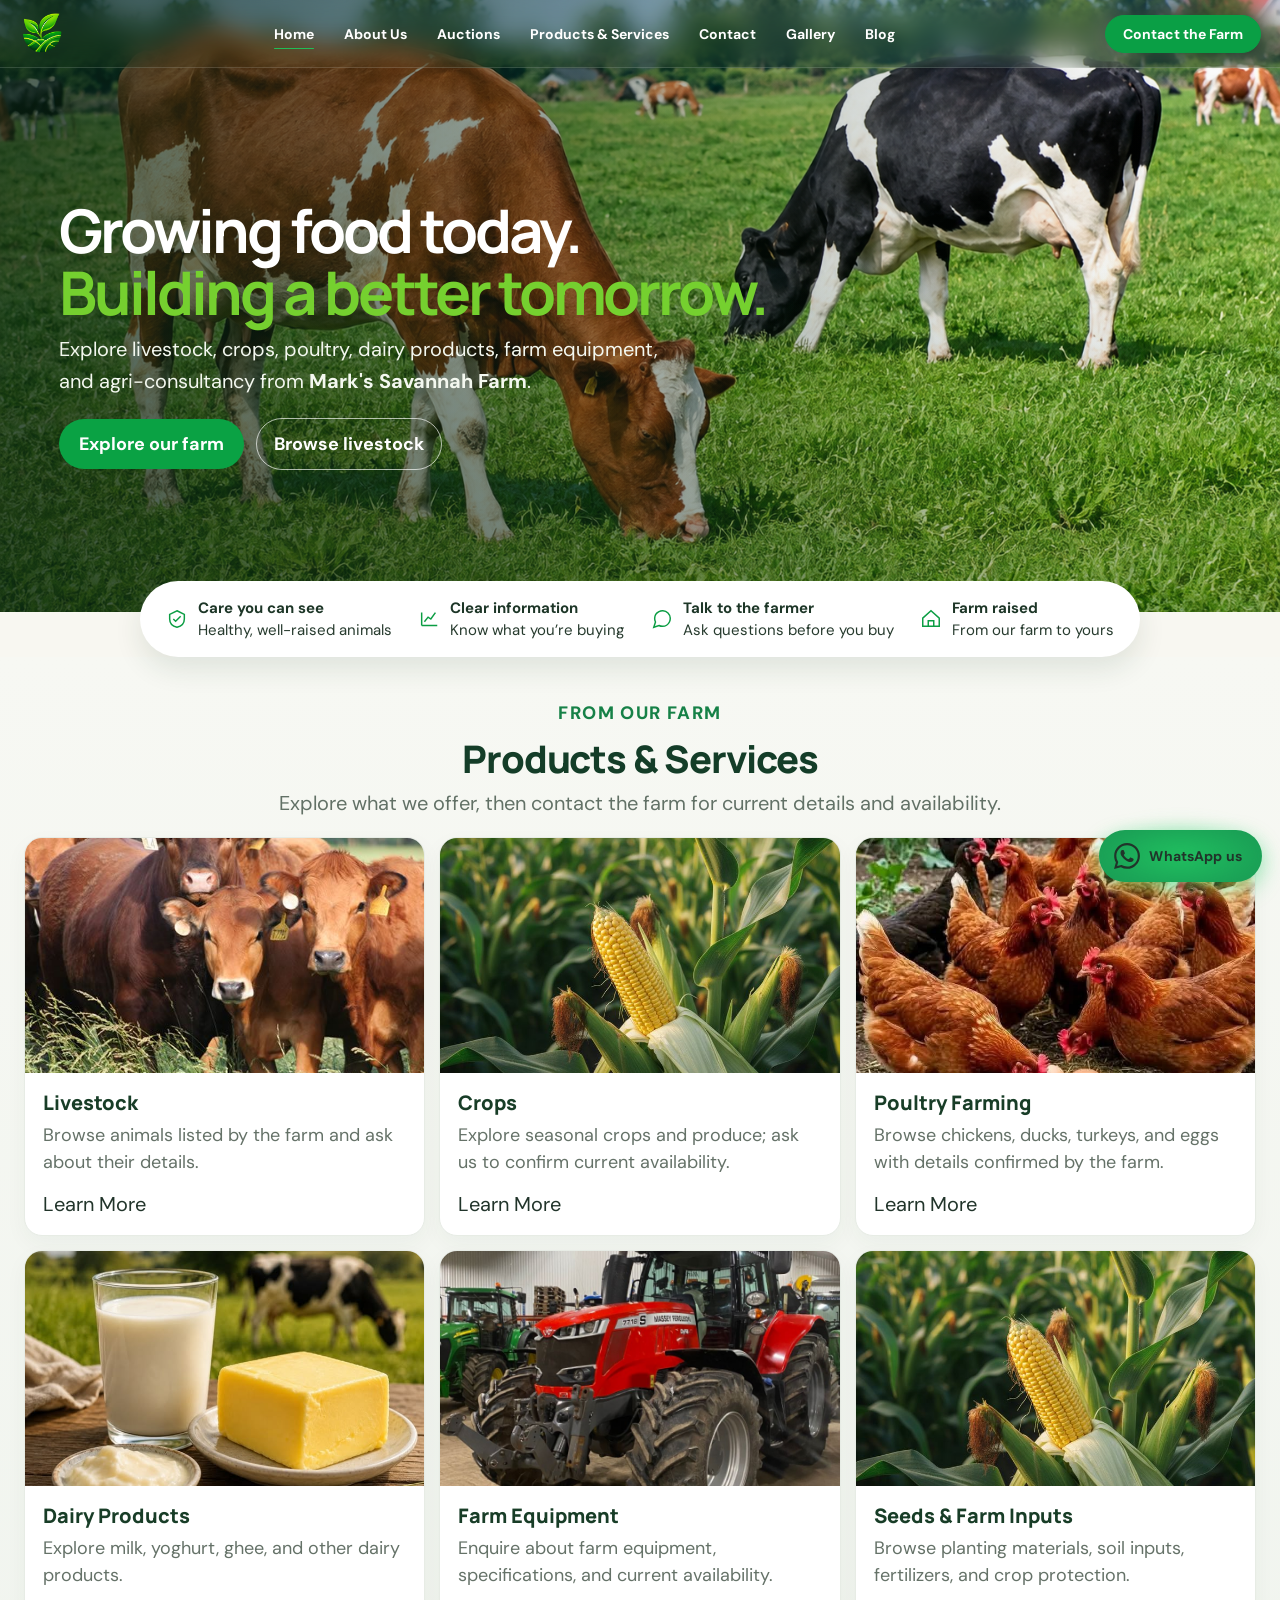
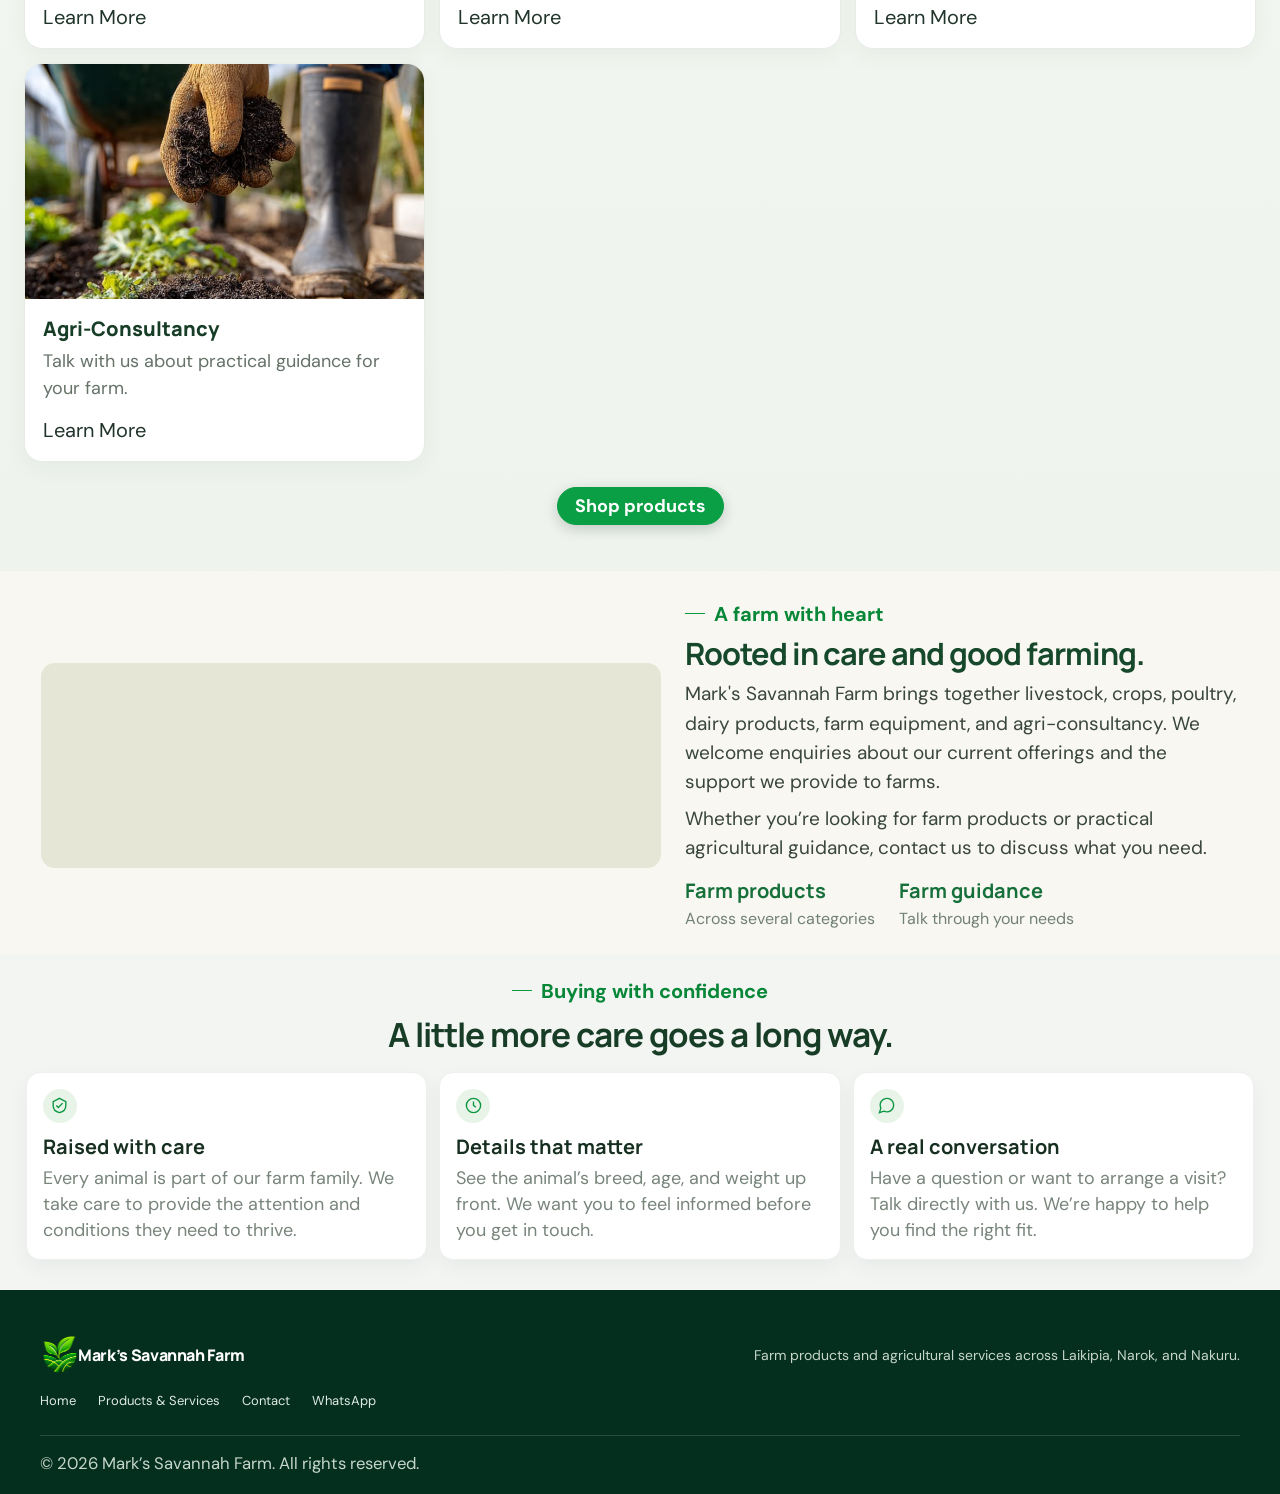
<file: index.html>
<!doctype html>
<html lang="en" class="page-index">
  <head>
    <script>
      // Send older Android installs straight to the app before the website can paint.
      if (/Android/i.test(navigator.userAgent) &&
          (window.matchMedia('(display-mode: standalone)').matches || navigator.standalone === true)) {
        const appUrl = new URL('app.html', window.location.href);
        if (window.location.pathname !== appUrl.pathname) window.location.replace(appUrl.href);
      }
    </script>
    <meta charset="utf-8">
    <meta name="viewport" content="width=device-width,initial-scale=1">
    <meta name="theme-color" content="#183727">
    <link rel="manifest" href="manifest.webmanifest">
    <link rel="icon" href="Assets/Glossy%20Green%20Agriculture%20Emblem.png" type="image/png">
    
    <meta name="apple-mobile-web-app-capable" content="yes">
    <meta name="apple-mobile-web-app-title" content="Mark’s Farm">
    <title>
      Mark's Savannah Farm | Livestock, Crops, Poultry, Dairy, Farm Equipment &amp; Agri-Consultancy
    </title>
    <meta name="description" content="Explore livestock, crops, poultry, dairy products, farm equipment, and agri-consultancy from Mark's Savannah Farm in Laikipia, Narok and Nakuru, Kenya.">
    <link rel="preconnect" href="https://fonts.googleapis.com">
    <link rel="preconnect" href="https://fonts.gstatic.com" crossorigin>
    <link href="https://fonts.googleapis.com/css2?family=DM+Sans:wght@400;500;600;700&family=Manrope:wght@400;500;600;700;800&display=swap" rel="stylesheet">
    <link rel="stylesheet" href="CSS/site.css?v=156">
  </head>
  <body class="page-index">
    <nav class="nav">
      <a class="brand" href="#top" aria-label="Mark's Savannah Farm home">
        <img class="farm-logo" src="Assets/Glossy%20Green%20Agriculture%20Emblem.png" alt="Mark’s Savannah Farm">
      </a>
      <button class="nav-menu-toggle" type="button" aria-expanded="false" aria-controls="primary-navigation" aria-label="Open navigation">
        <span></span><span></span><span></span>
      </button>
      <div class="links" id="primary-navigation">
        <a class="is-current" href="#top" aria-current="page">Home</a>
        <a href="about-us.html">About Us</a>
        <a href="auctions.html">Auctions</a>
        <div class="nav-dropdown">
          <button class="nav-dropdown-toggle" type="button" aria-expanded="false" aria-controls="products-menu">Products &amp; Services</button>
          <div class="nav-dropdown-menu" id="products-menu">
            <div class="mega-col">
              <div class="mega-title">Livestock</div>
              <div class="mega-links">
                <a href="#livestock" data-nav-livestock-type="Cattle" data-preview="cattle">Cattle</a>
                <a href="#livestock" data-nav-livestock-type="Goat" data-preview="goat">Goats</a>
                <a href="#livestock" data-nav-livestock-type="Sheep" data-preview="sheep">Sheep</a>
                <a href="#livestock" data-nav-livestock-type="Chicken" data-preview="chicken">Poultry</a>
                <a href="#livestock" data-nav-livestock-type="Pig" data-preview="pig">Pigs</a>
                <a class="mega-all" href="#livestock" data-nav-livestock-type="all">View all livestock</a>
              </div>
            </div>
            <div class="mega-col">
              <div class="mega-title">From the farm</div>
              <div class="mega-links">
                <a href="shop.html?category=Crops" data-preview="crops">Crops</a>
                <a href="shop.html?category=Poultry" data-preview="poultryFarming">Poultry Farming</a>
                <a href="shop.html?category=Dairy" data-preview="dairy">Dairy Products</a>
                <a href="shop.html?category=Equipment" data-preview="equipment">Farm Equipment</a>
              </div>
            </div>
            <div class="mega-col">
              <div class="mega-title">Services</div>
              <div class="mega-links">
                <a href="https://wa.me/254706894568?text=Hello%20Mark%27s%20Savannah%20Farm%2C%20I%27d%20like%20to%20ask%20about%20agri-consultancy." target="_blank" rel="noopener" data-preview="consultancy">Agri-Consultancy</a>
                <a href="blog.html#guide-enterprise">Buying guide</a>
                <a class="mega-all" href="products-and-services.html">View all products &amp; services</a>
              </div>
            </div>
            <a class="mega-feature" href="#livestock" data-nav-livestock-type="all"><span class="mega-img is-on" aria-hidden="true" style="background-image:url('Assets/Hero%20background.png')"></span><span class="mega-img" aria-hidden="true"></span><span class="mega-caption">Browse all livestock </span></a>
          </div>
        </div>
        <a href="contact.html">Contact</a>
        <a href="gallery.html">Gallery</a>
        <a href="blog.html">Blog</a>
      </div>
      <a class="nav-quote" href="contact.html">Contact the Farm</a>
    </nav>
    <main id="top">
      <section class="hero">
        <div class="hero-copy">
          <h1>
            Growing food today.<br><em>Building a better tomorrow.</em>
          </h1>
          <p>
            Explore livestock, crops, poultry, dairy products, farm equipment, and agri-consultancy from <strong>Mark's Savannah Farm</strong>.
          </p>
          <div class="hero-actions">
            <a class="btn" href="#products-services">Explore our farm </a><a class="btn-light" href="#livestock">Browse livestock</a>
          </div>
          <div class="trust">
            <div class="avatars">
              <span>🌾</span><span>🐄</span><span>🐐</span>
            </div>
            <div class="trust-text">
              <b>Raised on our farm, with care.</b><br>Honest details. A real conversation.
            </div>
          </div>
        </div>
        <div class="hero-photo" id="gallery" aria-hidden="true"></div>
      </section>
      <section class="proof">
        <div class="proof-inner">
          <div class="proof-item">
            <svg viewBox="0 0 24 24"><path d="m12 3 8 4v5c0 5-3.5 8-8 9-4.5-1-8-4-8-9V7l8-4Z"/><path d="m8 12 2.5 2.5L16 9"/></svg><span><b>Care you can see</b>Healthy, well-raised animals</span>
          </div>
          <div class="proof-item">
            <svg viewBox="0 0 24 24"><path d="M4 19V5m0 14h17M7 15l4-5 3 2 5-7"/></svg><span><b>Clear information</b>Know what you’re buying</span>
          </div>
          <div class="proof-item">
            <svg viewBox="0 0 24 24"><path d="M21 11.5a8.4 8.4 0 0 1-.9 3.8 8.5 8.5 0 0 1-7.6 4.7 8.4 8.4 0 0 1-3.8-.9L3 21l1.9-5.7a8.4 8.4 0 0 1-.9-3.8A8.5 8.5 0 0 1 8.7 3.9a8.4 8.4 0 0 1 3.8-.9h.5a8.5 8.5 0 0 1 8 8v.5Z"/></svg><span><b>Talk to the farmer</b>Ask questions before you buy</span>
          </div>
          <div class="proof-item">
            <svg viewBox="0 0 24 24"><path d="M3 11 12 3l9 8v9H3v-9Z"/><path d="M9 20v-6h6v6"/></svg><span><b>Farm raised</b>From our farm to yours</span>
          </div>
        </div>
      </section>
      <section class="offerings" id="products-services" aria-labelledby="offerings-title">
        <div class="offerings-inner">
          <div class="offerings-heading">
            <span class="section-kicker">From our farm</span>
            <h2 id="offerings-title">Products &amp; Services</h2>
            <p>Explore what we offer, then contact the farm for current details and availability.</p>
          </div>
          <div class="offering-grid">
            <article class="offering-card">
              <img class="offering-card-image" src="Assets/Cattle%20dropdown.jpg" alt="Cattle at the farm">
              <div class="offering-card-copy">
                <h3>Livestock</h3>
                <p>Browse animals listed by the farm and ask about their details.</p>
                <a href="products-and-services.html#livestock">Learn More <span aria-hidden="true"></span></a>
              </div>
            </article>
            <article class="offering-card">
              <img class="offering-card-image" src="Assets/Crops.jpg" alt="Crops growing in a farm field">
              <div class="offering-card-copy">
                <h3>Crops</h3>
                <p>Explore seasonal crops and produce; ask us to confirm current availability.</p>
                <a href="products-and-services.html#crop-farming">Learn More <span aria-hidden="true"></span></a>
              </div>
            </article>
            <article class="offering-card">
              <img class="offering-card-image" src="Assets/poultry%20Frming.jpg" alt="Poultry raised on the farm">
              <div class="offering-card-copy">
                <h3>Poultry Farming</h3>
                <p>Browse chickens, ducks, turkeys, and eggs with details confirmed by the farm.</p>
                <a href="products-and-services.html#poultry-farming">Learn More <span aria-hidden="true"></span></a>
              </div>
            </article>
            <article class="offering-card">
              <img class="offering-card-image" src="Assets/Dairy%20Products.jpg" alt="Fresh dairy products from the farm">
              <div class="offering-card-copy">
                <h3>Dairy Products</h3>
                <p>Explore milk, yoghurt, ghee, and other dairy products.</p>
                <a href="products-and-services.html#dairy-products">Learn More <span aria-hidden="true"></span></a>
              </div>
            </article>
            <article class="offering-card">
              <img class="offering-card-image" src="Assets/Farm%20Equipments.jpg" alt="Farm tractors and agricultural equipment">
              <div class="offering-card-copy">
                <h3>Farm Equipment</h3>
                <p>Enquire about farm equipment, specifications, and current availability.</p>
                <a href="products-and-services.html#farm-equipment">Learn More <span aria-hidden="true"></span></a>
              </div>
            </article>
            <article class="offering-card">
              <img class="offering-card-image" src="Assets/Crops.jpg" alt="Crops growing in a farm field">
              <div class="offering-card-copy">
                <h3>Seeds &amp; Farm Inputs</h3>
                <p>Browse planting materials, soil inputs, fertilizers, and crop protection.</p>
                <a href="products-and-services.html#details-inputs">Learn More <span aria-hidden="true"></span></a>
              </div>
            </article>
            <article class="offering-card">
              <img class="offering-card-image" src="Assets/Agri-Consultancy.jpg" alt="A young crop growing in rich soil">
              <div class="offering-card-copy">
                <h3>Agri-Consultancy</h3>
                <p>Talk with us about practical guidance for your farm.</p>
                <a href="products-and-services.html#agri-consultancy">Learn More <span aria-hidden="true"></span></a>
              </div>
            </article>
          </div>
          <p class="offerings-shop-link"><a class="nav-quote" href="shop.html">Shop products</a></p>
        </div>
      </section>
      <section class="section" id="livestock">
        <div class="section-head">
          <div>
            <div class="section-kicker">
              A good home starts here
            </div>
            <h2>
              Currently listed livestock
            </h2>
            <p class="section-desc">
              Browse animals the farm has listed for sale. Ask us to confirm current details and availability.
            </p>
          </div>
          <a class="see-all" href="contact.html">Have a question? &nbsp;</a>
        </div>
        <div class="market-tools">
          <input id="listingSearch" type="search" placeholder="Search livestock, breed, or tag" aria-label="Search listings"><select id="listingType" aria-label="Filter by animal type"><option value="all">All animal types</option><option>Cattle</option><option>Goat</option><option>Sheep</option><option>Chicken</option><option>Pig</option><option>Camel</option></select><select id="listingSort" aria-label="Sort listings"><option value="recent">Recently listed</option><option value="price-low">Price: low to high</option><option value="price-high">Price: high to low</option><option value="name">Name A–Z</option></select><span id="listingCount" class="listing-count"></span>
        </div>
        <div class="cards" id="cards" aria-live="polite"></div>
      </section>
      <section class="features" id="why-us">
        <div class="features-inner">
          <div class="features-head">
            <div class="eyebrow">
              Buying with confidence
            </div>
            <h2>
              A little more care goes a long way.
            </h2>
            <p>
              We believe good livestock starts with good care, and a good sale starts with trust.
            </p>
          </div>
          <div class="feature-grid">
            <article class="feature">
              <div class="feature-icon">
                <svg viewBox="0 0 24 24"><path d="M12 3 20 7v5c0 5-3.5 8-8 9-4.5-1-8-4-8-9V7l8-4Z"/><path d="m8 12 2.5 2.5L16 9"/></svg>
              </div>
              <h3>
                Raised with care
              </h3>
              <p>
                Every animal is part of our farm family. We take care to provide the attention and conditions they need to thrive.
              </p>
            </article>
            <article class="feature">
              <div class="feature-icon">
                <svg viewBox="0 0 24 24"><circle cx="12" cy="12" r="9"/></circle><path d="M12 7v5l3 2"/></svg>
              </div>
              <h3>
                Details that matter
              </h3>
              <p>
                See the animal’s breed, age, and weight up front. We want you to feel informed before you get in touch.
              </p>
            </article>
            <article class="feature">
              <div class="feature-icon">
                <svg viewBox="0 0 24 24"><path d="M21 11.5a8.4 8.4 0 0 1-.9 3.8 8.5 8.5 0 0 1-7.6 4.7 8.4 8.4 0 0 1-3.8-.9L3 21l1.9-5.7a8.4 8.4 0 0 1-.9-3.8A8.5 8.5 0 0 1 8.7 3.9a8.4 8.4 0 0 1 3.8-.9h.5a8.5 8.5 0 0 1 8 8v.5Z"/></svg>
              </div>
              <h3>
                A real conversation
              </h3>
              <p>
                Have a question or want to arrange a visit? Talk directly with us. We’re happy to help you find the right fit.
              </p>
            </article>
          </div>
        </div>
      </section>
      <section class="story" id="about">
        <div class="story-photo" role="img" aria-label="Open green farmland"></div>
        <div class="story-copy">
          <div class="eyebrow">
            A farm with heart
          </div>
          <h2>
            Rooted in care and good farming.
          </h2>
          <p>
            Mark's Savannah Farm brings together livestock, crops, poultry, dairy products, farm equipment, and agri-consultancy. We welcome enquiries about our current offerings and the support we provide to farms.
          </p>
          <p>
            Whether you’re looking for farm products or practical agricultural guidance, contact us to discuss what you need.
          </p>
          <div class="story-points">
            <div class="point">
            <b>Farm products</b><span>Across several categories</span>
            </div>
            <div class="point">
            <b>Farm guidance</b><span>Talk through your needs</span>
            </div>
          </div>
        </div>
      </section>
      <section class="section" id="buying-guide" style="padding-top:5px">
        <div class="section-head">
          <div>
            <div class="section-kicker">
              A straightforward sale
            </div>
            <h2>
              Buying from the farm
            </h2>
            <p class="section-desc">
              Know the animal, agree on terms, and confirm payment safely.
            </p>
          </div>
        </div>
        <div class="feature-grid">
          <article class="feature">
            <div class="feature-icon">
              01
            </div>
            <h3>
              Ask and confirm
            </h3>
            <p>
              Contact Mark to confirm the animal is still available and agree the final KSh price.
            </p>
          </article>
          <article class="feature">
            <div class="feature-icon">
              02
            </div>
            <h3>
              Review animal details
            </h3>
            <p>
              Ask about health, vaccinations, and arrange an inspection before you commit.
            </p>
          </article>
          <article class="feature">
            <div class="feature-icon">
              03
            </div>
            <h3>
              Agree payment and collection
            </h3>
            <p>
              Confirm the official M-Pesa business details and collection or delivery plan directly with the farm before paying.
            </p>
          </article>
        </div>
      </section>
    </main>
    <footer class="about-footer">
      <div class="about-wrap about-footer-inner">
        <a class="about-brand" href="index.html"><img src="Assets/Glossy%20Green%20Agriculture%20Emblem.png" alt=""><span>Mark’s Savannah Farm</span></a>
        <p>Farm products and agricultural services across Laikipia, Narok, and Nakuru.</p>
        <div><a href="index.html">Home</a><a href="products-and-services.html">Products &amp; Services</a><a href="contact.html">Contact</a><a href="https://wa.me/254706894568" target="_blank" rel="noopener">WhatsApp</a></div>
        <small>© <span id="year"></span> Mark’s Savannah Farm. All rights reserved.</small>
      </div>
    </footer>
    <dialog class="app-install-dialog" id="app-install-dialog" aria-labelledby="app-install-title">
      <button class="app-install-close" type="button" data-install-dismiss aria-label="Close app install prompt">×</button>
      <div class="app-install-mark"><img src="Assets/Glossy%20Green%20Agriculture%20Emblem.png" alt=""></div>
      <p class="app-install-kicker">Mark’s Savannah Farm app</p>
      <h2 id="app-install-title">Take the farm with you.</h2>
      <p class="app-install-copy">Browse livestock and farm products, read practical guides, and reach our team from your phone.</p>
      <img class="app-install-photo" src="Assets/Onboarding.png" alt="Cattle, goats, and poultry at a farm" loading="lazy">
      <p class="app-install-help" data-install-help hidden></p>
      <button class="app-install-primary" type="button" data-install-action>Install the app</button>
      <a class="app-install-open" href="app.html">Open the app in your browser</a>
      <button class="app-install-later" type="button" data-install-dismiss>Not now</button>
    </dialog>
    <div class="modal" id="enquiry" role="dialog" aria-modal="true" aria-labelledby="enquiryTitle">
      <div class="dialog">
        <div class="dialog-head">
          <h3 id="enquiryTitle">
            Ask about <span id="askName"></span>
          </h3>
          <button class="x" onclick="closeEnquiry()" aria-label="Close">×</button>
        </div>
        <p>
          Send your question directly to the farm on WhatsApp.
        </p>
        <label for="buyerName">Your name</label><input id="buyerName" placeholder="Your name"><label for="buyerContact">Phone or email</label><input id="buyerContact" placeholder="How can we reach you?"><label for="buyerMessage">Your message</label><textarea id="buyerMessage" placeholder="I’m interested in this animal. Is it still available?"></textarea><button class="btn" onclick="sendEnquiry()">Send enquiry on WhatsApp </button>
        <div class="notice" id="enquiryNotice">
          Or email <a href="mailto:meraprenish@gmail.com">meraprenish@gmail.com</a>
        </div>
      </div>
    </div>
    <a class="wa-float" href="https://wa.me/254706894568?text=Hello%20Mark%27s%20Savannah%20Farm%2C%20I%27d%20like%20to%20make%20an%20enquiry." target="_blank" rel="noopener" aria-label="Chat with Mark's Savannah Farm on WhatsApp">
      <svg viewBox="0 0 24 24" aria-hidden="true" focusable="false"><path fill="currentColor" d="M17.47 14.38c-.3-.15-1.76-.87-2.03-.97-.27-.1-.47-.15-.67.15-.2.3-.77.97-.94 1.17-.17.2-.35.22-.65.07-.3-.15-1.26-.46-2.39-1.47-.88-.79-1.48-1.76-1.65-2.06-.17-.3-.02-.46.13-.61.14-.13.3-.35.45-.52.15-.17.2-.3.3-.5.1-.2.05-.37-.02-.52-.08-.15-.67-1.61-.92-2.21-.24-.58-.49-.5-.67-.51h-.57c-.2 0-.52.07-.79.37-.27.3-1.04 1.02-1.04 2.48s1.07 2.88 1.21 3.07c.15.2 2.1 3.2 5.08 4.49.71.3 1.26.49 1.69.63.71.23 1.36.2 1.87.12.57-.09 1.76-.72 2.01-1.41.25-.7.25-1.29.17-1.41-.07-.12-.27-.2-.57-.35m-5.42 7.4h-.01a9.87 9.87 0 0 1-5.03-1.38l-.36-.21-3.74.98 1-3.65-.24-.37a9.86 9.86 0 0 1-1.51-5.26c0-5.45 4.44-9.88 9.89-9.88 2.64 0 5.12 1.03 6.99 2.9a9.83 9.83 0 0 1 2.89 6.99c0 5.45-4.44 9.88-9.88 9.88m8.41-18.3A11.8 11.8 0 0 0 12.05 0C5.5 0 .16 5.34.16 11.89c0 2.1.55 4.14 1.59 5.95L.06 24l6.3-1.65a11.9 11.9 0 0 0 5.68 1.45h.01c6.55 0 11.89-5.34 11.89-11.9 0-3.18-1.24-6.17-3.48-8.41Z"/></svg>
      <span class="wa-float-label">WhatsApp us</span>
    </a>
    <script src="JS/site.js?v=86"></script>
  </body>
</html>
</file>
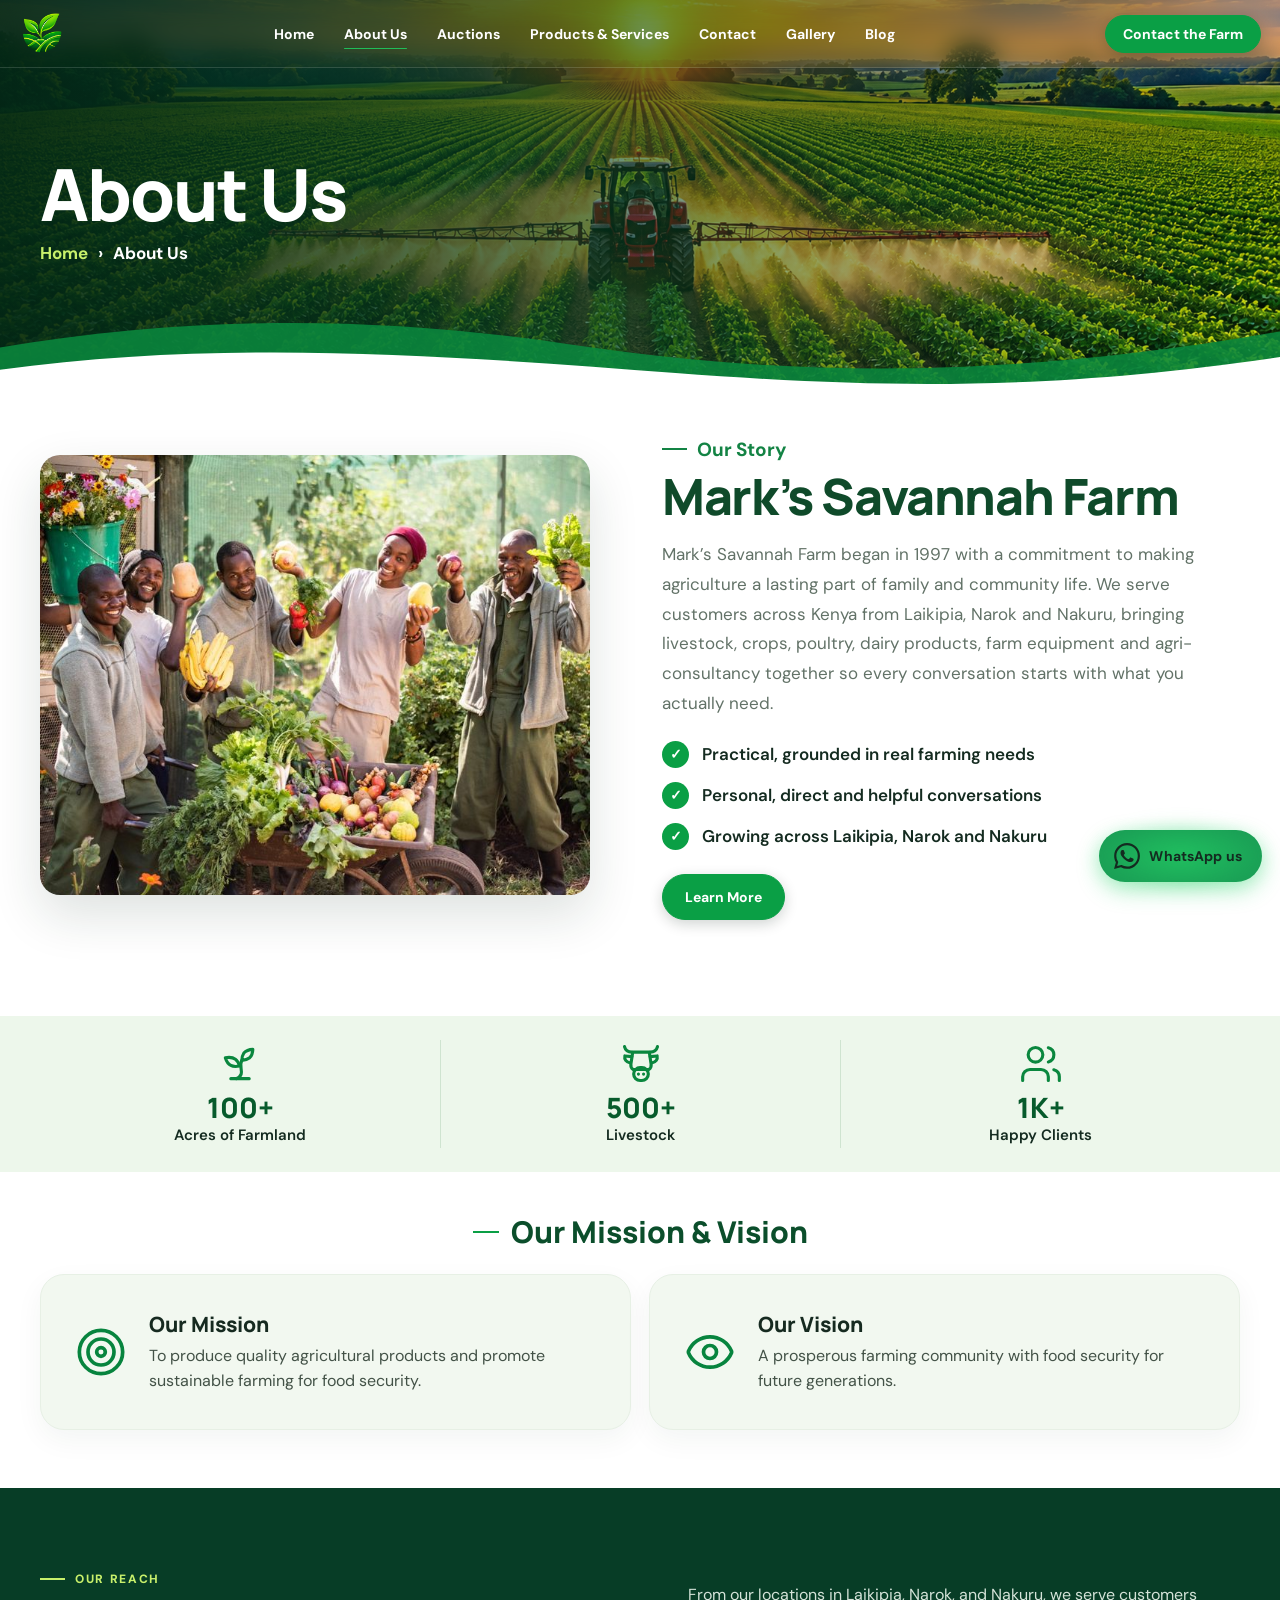
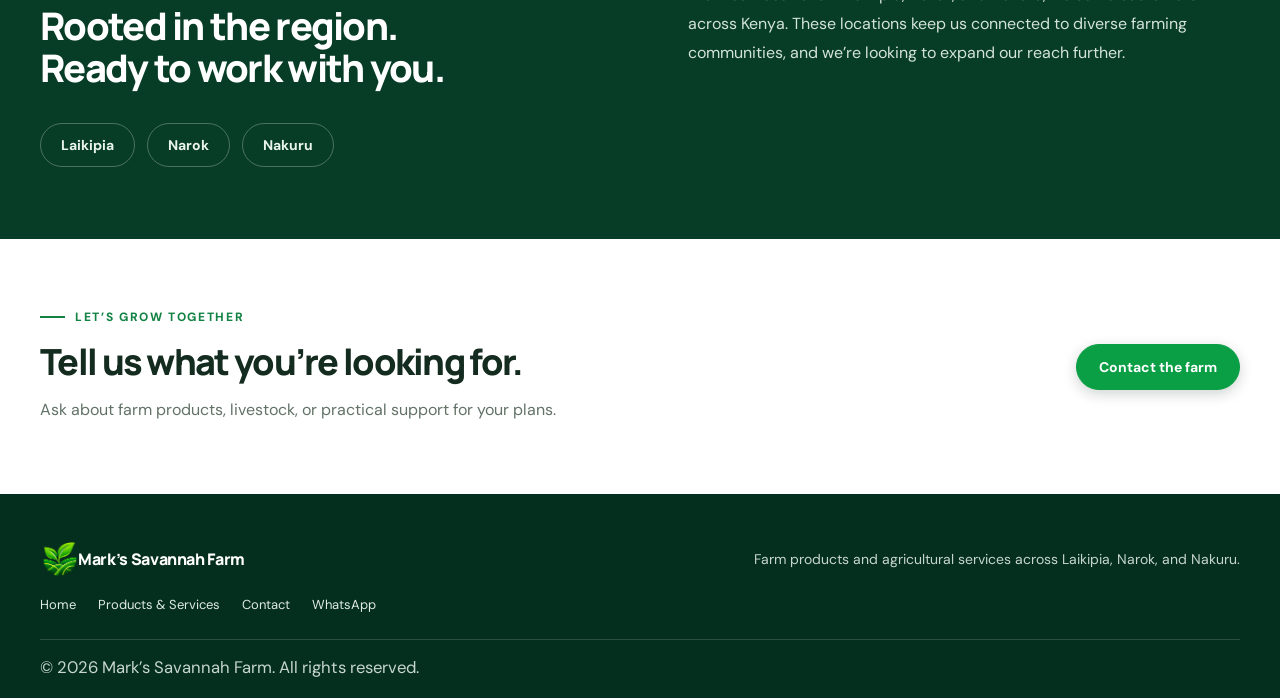
<file: about-us.html>
<!doctype html>
<html lang="en" class="page-about">
  <head>
    <meta charset="utf-8">
    <meta name="viewport" content="width=device-width,initial-scale=1">
    <meta name="theme-color" content="#073d26">
    <link rel="manifest" href="manifest.webmanifest">
    <link rel="icon" href="Assets/Glossy%20Green%20Agriculture%20Emblem.png" type="image/png">
    <title>About Us | Mark’s Savannah Farm</title>
    <meta name="description" content="Mark’s Savannah Farm has served Kenya from Laikipia, Narok, and Nakuru since 1997, with plans to expand its reach.">
    <link rel="preconnect" href="https://fonts.googleapis.com">
    <link rel="preconnect" href="https://fonts.gstatic.com" crossorigin>
    <link href="https://fonts.googleapis.com/css2?family=DM+Sans:wght@400;500;600;700&family=Manrope:wght@400;500;600;700;800&display=swap" rel="stylesheet">
    <link rel="stylesheet" href="CSS/site.css?v=156">
  </head>
  <body class="page-about">
    <nav class="nav">
      <a class="brand" href="index.html" aria-label="Mark's Savannah Farm home">
        <img class="farm-logo" src="Assets/Glossy%20Green%20Agriculture%20Emblem.png" alt="Mark’s Savannah Farm">
      </a>
      <button class="nav-menu-toggle" type="button" aria-expanded="false" aria-controls="primary-navigation" aria-label="Open navigation">
        <span></span><span></span><span></span>
      </button>
      <div class="links" id="primary-navigation">
        <a href="index.html">Home</a>
        <a class="is-current" href="about-us.html" aria-current="page">About Us</a>
        <a href="auctions.html">Auctions</a>
        <div class="nav-dropdown">
          <button class="nav-dropdown-toggle" type="button" aria-expanded="false" aria-controls="products-menu">Products &amp; Services</button>
          <div class="nav-dropdown-menu" id="products-menu">
            <div class="mega-col">
              <div class="mega-title">Livestock</div>
              <div class="mega-links">
                <a href="index.html?animal=Cattle#livestock" data-nav-livestock-type="Cattle" data-preview="cattle">Cattle</a>
                <a href="index.html?animal=Goat#livestock" data-nav-livestock-type="Goat" data-preview="goat">Goats</a>
                <a href="index.html?animal=Sheep#livestock" data-nav-livestock-type="Sheep" data-preview="sheep">Sheep</a>
                <a href="index.html?animal=Chicken#livestock" data-nav-livestock-type="Chicken" data-preview="chicken">Poultry</a>
                <a href="index.html?animal=Pig#livestock" data-nav-livestock-type="Pig" data-preview="pig">Pigs</a>
                <a class="mega-all" href="index.html#livestock" data-nav-livestock-type="all">View all livestock</a>
              </div>
            </div>
            <div class="mega-col">
              <div class="mega-title">From the farm</div>
              <div class="mega-links">
                <a href="shop.html?category=Crops" data-preview="crops">Crops</a>
                <a href="shop.html?category=Poultry" data-preview="poultryFarming">Poultry Farming</a>
                <a href="shop.html?category=Dairy" data-preview="dairy">Dairy Products</a>
                <a href="shop.html?category=Equipment" data-preview="equipment">Farm Equipment</a>
              </div>
            </div>
            <div class="mega-col">
              <div class="mega-title">Services</div>
              <div class="mega-links">
                <a href="https://wa.me/254706894568?text=Hello%20Mark%27s%20Savannah%20Farm%2C%20I%27d%20like%20to%20ask%20about%20agri-consultancy." target="_blank" rel="noopener" data-preview="consultancy">Agri-Consultancy</a>
                <a href="blog.html#guide-enterprise">Buying guide</a>
                <a class="mega-all" href="products-and-services.html">View all products &amp; services</a>
              </div>
            </div>
            <a class="mega-feature" href="index.html#livestock" data-nav-livestock-type="all"><span class="mega-img is-on" aria-hidden="true" style="background-image:url('Assets/Hero%20background.png')"></span><span class="mega-img" aria-hidden="true"></span><span class="mega-caption">Browse all livestock </span></a>
          </div>
        </div>
        <a href="contact.html">Contact</a>
        <a href="gallery.html">Gallery</a>
        <a href="blog.html">Blog</a>
      </div>
      <a class="nav-quote" href="contact.html">Contact the Farm</a>
    </nav>

    <main>
      <section class="about-banner">
        <div class="about-banner-inner">
          <h1>About Us</h1>
          <p class="about-crumbs"><a href="index.html">Home</a><span aria-hidden="true">&rsaquo;</span><span>About Us</span></p>
        </div>
      </section>

      <section class="about-story about-wrap">
        <div class="about-story-photo" role="img" aria-label="A view of the farm featured in our story"></div>
        <div class="about-story-copy">
          <span class="about-eyebrow about-eyebrow-dark">Our Story</span>
          <h2>Mark’s Savannah Farm</h2>
          <p>Mark’s Savannah Farm began in 1997 with a commitment to making agriculture a lasting part of family and community life. We serve customers across Kenya from Laikipia, Narok and Nakuru, bringing livestock, crops, poultry, dairy products, farm equipment and agri-consultancy together so every conversation starts with what you actually need.</p>
          <ul class="about-checks">
            <li>Practical, grounded in real farming needs</li>
            <li>Personal, direct and helpful conversations</li>
            <li>Growing across Laikipia, Narok and Nakuru</li>
          </ul>
          <a class="about-primary-button about-story-learn-more" href="products-and-services.html">Learn More</a>
        </div>
      </section>

      <section class="about-stats" aria-label="Farm at a glance">
        <div class="about-stats-inner">
          <article class="about-stat">
            <svg viewBox="0 0 24 24" aria-hidden="true"><path d="M7 20h10"/><path d="M10 20c5.5-2.5.8-6.4 3-10"/><path d="M9.5 9.4c1.1.8 1.8 2.2 2.3 3.7-2 .4-3.5.4-4.8-.3-1.2-.6-2.3-1.9-3-4.2 2.8-.5 4.4 0 5.5.8z"/><path d="M14.1 6a7 7 0 0 0-1.1 4c1.9-.1 3.3-.6 4.3-1.4 1-1 1.6-2.3 1.7-4.6-2.7.1-4 1-4.9 2z"/></svg>
            <strong>100+</strong><span>Acres of Farmland</span>
          </article>
          <article class="about-stat">
            <svg viewBox="0 0 24 24" aria-hidden="true"><path d="M7 5.5C5 5.5 3.5 4.5 3 2.5"/><path d="M17 5.5c2 0 3.5-1 4-3"/><path d="M7 8 3.2 7.6c-.4 1.8.6 3.4 3 3.9"/><path d="M17 8l3.8-.4c.4 1.8-.6 3.4-3 3.9"/><path d="M7.5 5.5h9l1 6.5c.2 1.3-.3 2.4-1.2 3H7.7c-.9-.6-1.4-1.7-1.2-3z"/><rect x="8" y="14" width="8" height="7" rx="3.5"/><path d="M10.6 17.5h.01M13.4 17.5h.01"/></svg>
            <strong>500+</strong><span>Livestock</span>
          </article>
          <article class="about-stat">
            <svg viewBox="0 0 24 24" aria-hidden="true"><path d="M16 21v-2a4 4 0 0 0-4-4H6a4 4 0 0 0-4 4v2"/><circle cx="9" cy="7" r="4"/><path d="M22 21v-2a4 4 0 0 0-3-3.87"/><path d="M16 3.13a4 4 0 0 1 0 7.75"/></svg>
            <strong>1K+</strong><span>Happy Clients</span>
          </article>
        </div>
      </section>

      <section class="about-mission" aria-labelledby="about-mission-title">
        <div class="about-wrap">
          <h2 id="about-mission-title" class="about-mission-heading"><span aria-hidden="true"></span>Our Mission &amp; Vision</h2>
          <div class="about-mission-grid">
            <article class="about-mission-card">
              <svg viewBox="0 0 24 24" aria-hidden="true"><circle cx="12" cy="12" r="10"/><circle cx="12" cy="12" r="6"/><circle cx="12" cy="12" r="2"/></svg>
              <div><h3>Our Mission</h3><p>To produce quality agricultural products and promote sustainable farming for food security.</p></div>
            </article>
            <article class="about-mission-card">
              <svg viewBox="0 0 24 24" aria-hidden="true"><path d="M2.062 12.348a1 1 0 0 1 0-.696 10.75 10.75 0 0 1 19.876 0 1 1 0 0 1 0 .696 10.75 10.75 0 0 1-19.876 0"/><circle cx="12" cy="12" r="3"/></svg>
              <div><h3>Our Vision</h3><p>A prosperous farming community with food security for future generations.</p></div>
            </article>
          </div>
        </div>
      </section>

      <section class="about-regions">
        <div class="about-wrap about-region-inner">
          <div><span class="about-eyebrow">Our reach</span><h2>Rooted in the region.<br>Ready to work with you.</h2></div>
          <p>From our locations in Laikipia, Narok, and Nakuru, we serve customers across Kenya. These locations keep us connected to diverse farming communities, and we’re looking to expand our reach further.</p>
          <div class="about-region-list"><span>Laikipia</span><span>Narok</span><span>Nakuru</span></div>
        </div>
      </section>

      <section class="about-cta about-wrap" id="contact">
        <div><span class="about-eyebrow about-eyebrow-dark">Let’s grow together</span><h2>Tell us what you’re looking for.</h2><p>Ask about farm products, livestock, or practical support for your plans.</p></div>
        <a class="about-primary-button" href="https://wa.me/254706894568?text=Hello%20Mark%27s%20Savannah%20Farm%2C%20I%27d%20like%20to%20make%20an%20enquiry." target="_blank" rel="noopener">Contact the farm</a>
      </section>
    </main>

    <footer class="about-footer">
      <div class="about-wrap about-footer-inner">
        <a class="about-brand" href="index.html"><img src="Assets/Glossy%20Green%20Agriculture%20Emblem.png" alt=""><span>Mark’s Savannah Farm</span></a>
        <p>Farm products and agricultural services across Laikipia, Narok, and Nakuru.</p>
        <div><a href="index.html">Home</a><a href="products-and-services.html">Products &amp; Services</a><a href="contact.html">Contact</a><a href="https://wa.me/254706894568" target="_blank" rel="noopener">WhatsApp</a></div>
        <small>© <span id="about-year"></span> Mark’s Savannah Farm. All rights reserved.</small>
      </div>
    </footer>
    <a class="wa-float" href="https://wa.me/254706894568?text=Hello%20Mark%27s%20Savannah%20Farm%2C%20I%27d%20like%20to%20make%20an%20enquiry." target="_blank" rel="noopener" aria-label="Chat with Mark’s Savannah Farm on WhatsApp"><svg viewBox="0 0 24 24" aria-hidden="true"><path fill="currentColor" d="M17.47 14.38c-.3-.15-1.76-.87-2.03-.97-.27-.1-.47-.15-.67.15-.2.3-.77.97-.94 1.17-.17.2-.35.22-.65.07-.3-.15-1.26-.46-2.39-1.47-.88-.79-1.48-1.76-1.65-2.06-.17-.3-.02-.46.13-.61.14-.13.3-.35.45-.52.15-.17.2-.3.3-.5.1-.2.05-.37-.02-.52-.08-.15-.67-1.61-.92-2.21-.24-.58-.49-.5-.67-.51h-.57c-.2 0-.52.07-.79.37-.27.3-1.04 1.02-1.04 2.48s1.07 2.88 1.21 3.07c.15.2 2.1 3.2 5.08 4.49.71.3 1.26.49 1.69.63.71.23 1.36.2 1.87.12.57-.09 1.76-.72 2.01-1.41.25-.7.25-1.29.17-1.41-.07-.12-.27-.2-.57-.35m-5.42 7.4h-.01a9.87 9.87 0 0 1-5.03-1.38l-.36-.21-3.74.98 1-3.65-.24-.37a9.86 9.86 0 0 1-1.51-5.26c0-5.45 4.44-9.88 9.89-9.88 2.64 0 5.12 1.03 6.99 2.9a9.83 9.83 0 0 1 2.89 6.99c0 5.45-4.44 9.88-9.88 9.88m8.41-18.3A11.8 11.8 0 0 0 12.05 0C5.5 0 .16 5.34.16 11.89c0 2.1.55 4.14 1.59 5.95L.06 24l6.3-1.65a11.9 11.9 0 0 0 5.68 1.45h.01c6.55 0 11.89-5.34 11.89-11.9 0-3.18-1.24-6.17-3.48-8.41Z"/></svg><span class="wa-float-label">WhatsApp us</span></a>
    <script src="JS/site.js?v=86"></script>
  </body>
</html>
</file>
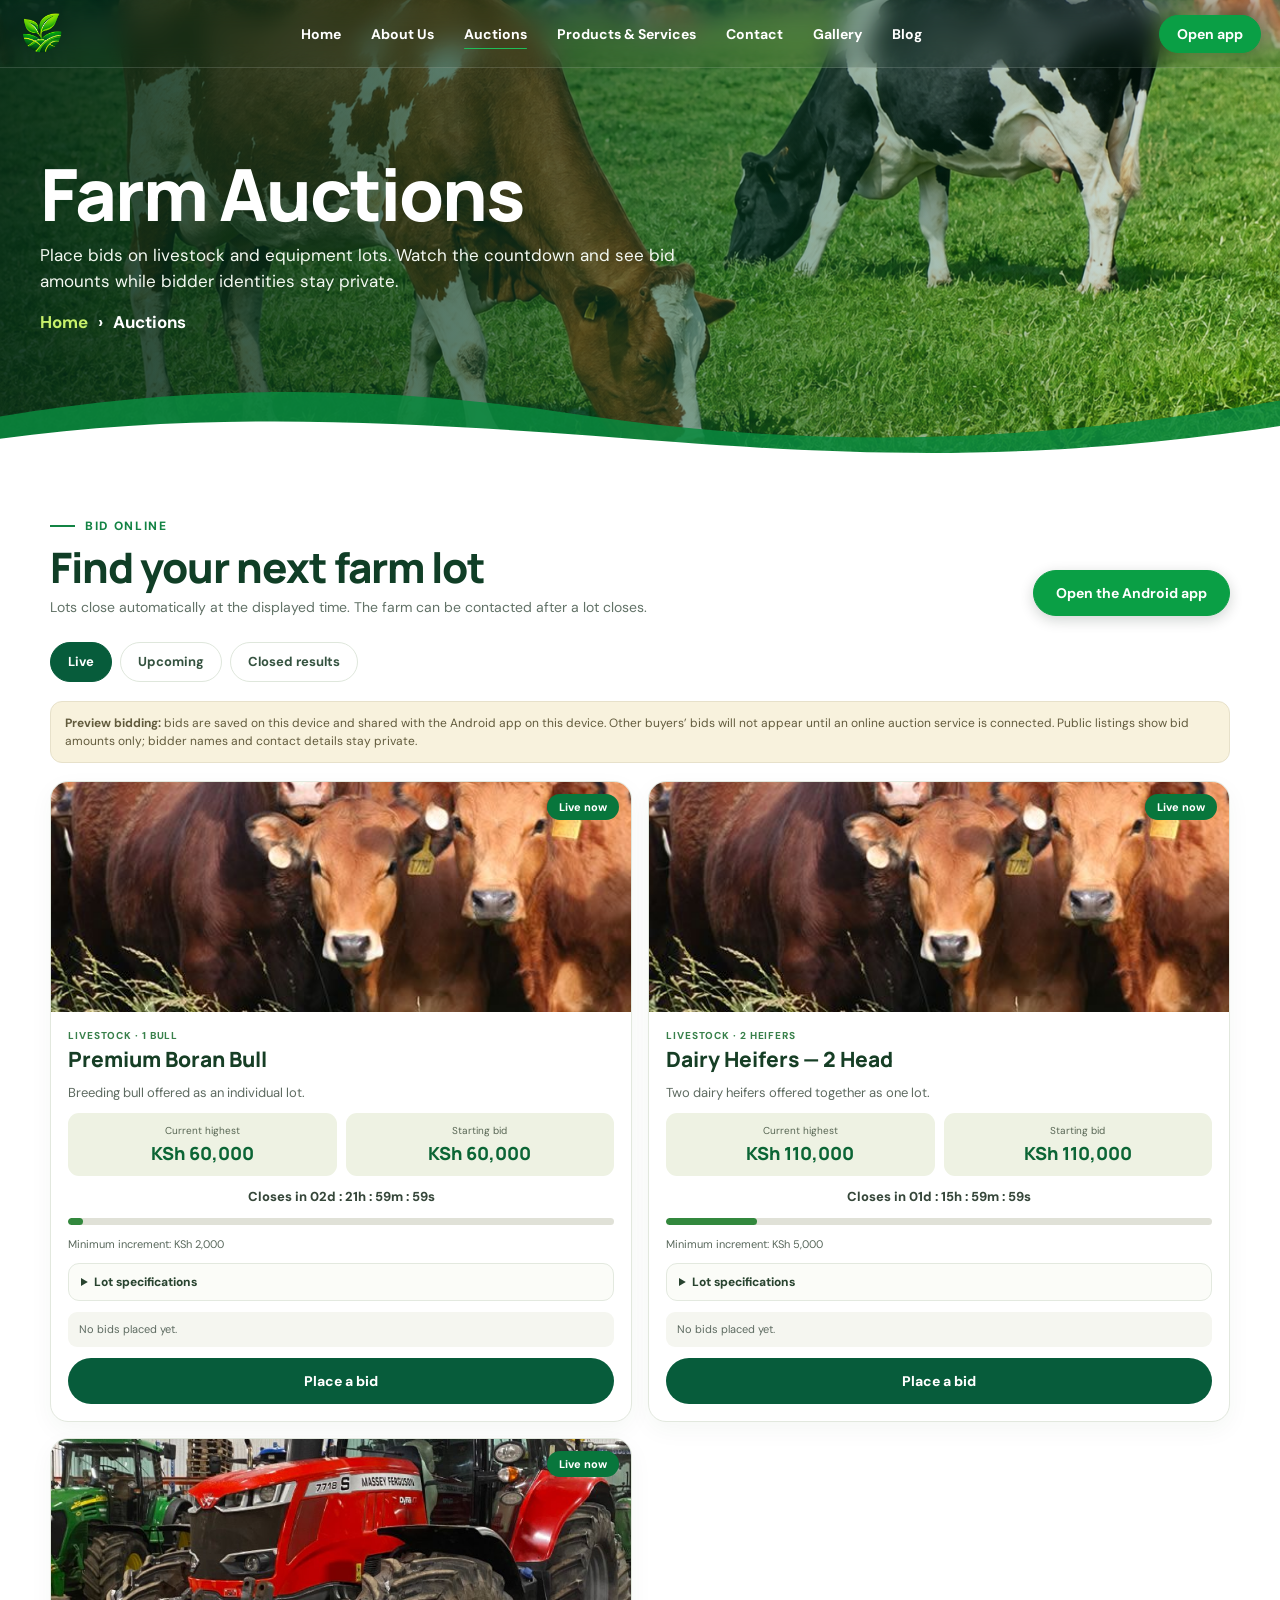
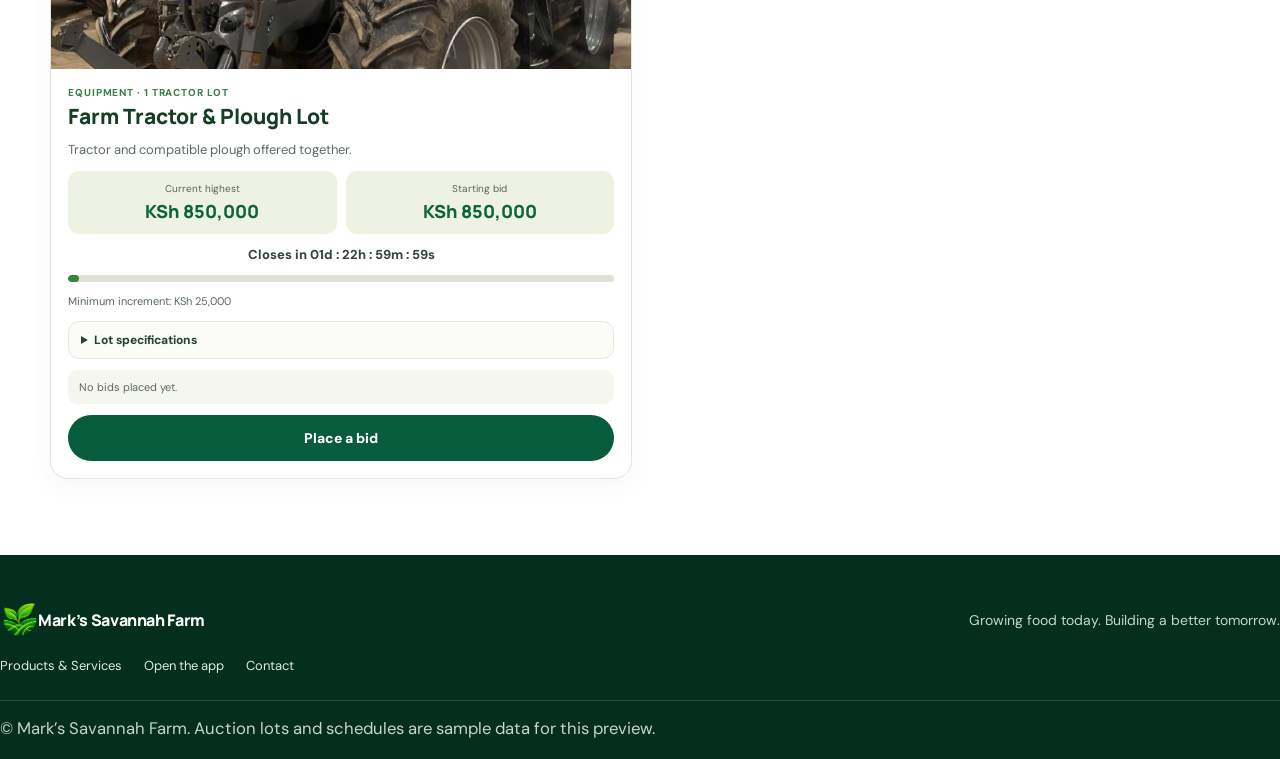
<file: auctions.html>
<!doctype html>
<html lang="en" class="page-auctions page-about">
  <head>
    <meta charset="utf-8">
    <meta name="viewport" content="width=device-width, initial-scale=1">
    <meta name="theme-color" content="#075c3b">
    <link rel="manifest" href="manifest.webmanifest">
    <link rel="icon" href="Assets/Glossy%20Green%20Agriculture%20Emblem.png" type="image/png">
    <title>Farm Auctions | Mark’s Savannah Farm</title>
    <meta name="description" content="Browse livestock and farm equipment auctions from Mark’s Savannah Farm. See bid amounts while bidder identities remain private.">
    <link rel="preconnect" href="https://fonts.googleapis.com">
    <link rel="preconnect" href="https://fonts.gstatic.com" crossorigin>
    <link href="https://fonts.googleapis.com/css2?family=DM+Sans:wght@400;500;600;700&family=Manrope:wght@400;500;600;700;800&display=swap" rel="stylesheet">
    <link rel="stylesheet" href="CSS/site.css?v=156">
  </head>
  <body class="page-about page-auctions">
    <nav class="nav">
      <a class="brand" href="index.html" aria-label="Mark’s Savannah Farm home"><img class="farm-logo" src="Assets/Glossy%20Green%20Agriculture%20Emblem.png" alt="Mark’s Savannah Farm"></a>
      <button class="nav-menu-toggle" type="button" aria-expanded="false" aria-controls="primary-navigation" aria-label="Open navigation"><span></span><span></span><span></span></button>
      <div class="links" id="primary-navigation">
        <a href="index.html">Home</a><a href="about-us.html">About Us</a><a class="is-current" href="auctions.html" aria-current="page">Auctions</a>
        <div class="nav-dropdown"><button class="nav-dropdown-toggle" type="button" aria-expanded="false" aria-controls="products-menu">Products &amp; Services</button><div class="nav-dropdown-menu" id="products-menu"><div class="mega-col"><div class="mega-title">Shop</div><div class="mega-links"><a href="shop.html?category=Livestock">Livestock</a><a href="shop.html?category=Crops">Crops</a><a href="shop.html?category=Poultry">Poultry</a><a href="shop.html?category=Dairy">Dairy products</a></div></div><div class="mega-col"><div class="mega-title">More from the farm</div><div class="mega-links"><a href="shop.html?category=Equipment">Farm equipment</a><a href="shop.html?category=Farm%20inputs">Farm inputs</a><a href="products-and-services.html#details-consultancy">Agri-consultancy</a><a class="mega-all" href="products-and-services.html">View all products &amp; services</a></div></div></div></div>
        <a href="contact.html">Contact</a><a href="gallery.html">Gallery</a><a href="blog.html">Blog</a>
      </div>
      <a class="nav-quote" href="app.html">Open app</a>
    </nav>
    <main>
      <section class="about-banner auction-banner"><div class="about-banner-inner"><h1>Farm Auctions</h1><p>Place bids on livestock and equipment lots. Watch the countdown and see bid amounts while bidder identities stay private.</p><p class="about-crumbs"><a href="index.html">Home</a><span aria-hidden="true">›</span><span>Auctions</span></p></div></section>
      <section class="auction-page-content">
        <div class="auction-page-heading"><div><span class="about-eyebrow about-eyebrow-dark">BID ONLINE</span><h2>Find your next farm lot</h2><p>Lots close automatically at the displayed time. The farm can be contacted after a lot closes.</p></div><a class="about-primary-button" href="app.html">Open the Android app</a></div>
        <div class="auction-page-tabs" role="tablist" aria-label="Auction lots"><button type="button" class="is-active" data-auction-filter="live" role="tab" aria-selected="true">Live</button><button type="button" data-auction-filter="upcoming" role="tab" aria-selected="false">Upcoming</button><button type="button" data-auction-filter="results" role="tab" aria-selected="false">Closed results</button></div>
        <p class="auction-preview-note"><strong>Preview bidding:</strong> bids are saved on this device and shared with the Android app on this device. Other buyers’ bids will not appear until an online auction service is connected. Public listings show bid amounts only; bidder names and contact details stay private.</p>
        <div class="auction-page-grid" id="public-auctions" aria-live="polite"></div>
      </section>
    </main>
    <footer class="about-footer"><div class="about-footer-inner"><a class="about-brand" href="index.html"><img src="Assets/Glossy%20Green%20Agriculture%20Emblem.png" alt="">Mark’s Savannah Farm</a><p>Growing food today. Building a better tomorrow.</p><div><a href="products-and-services.html">Products &amp; Services</a><a href="app.html">Open the app</a><a href="contact.html">Contact</a></div><small>© Mark’s Savannah Farm. Auction lots and schedules are sample data for this preview.</small></div></footer>
    <dialog class="buyer-auction-bid-dialog" id="public-bid-dialog"></dialog>
    <script src="JS/auction-core.js?v=2"></script>
    <script src="JS/auction-page.js?v=2"></script>
    <script src="JS/site.js?v=102"></script>
  </body>
</html>
</file>
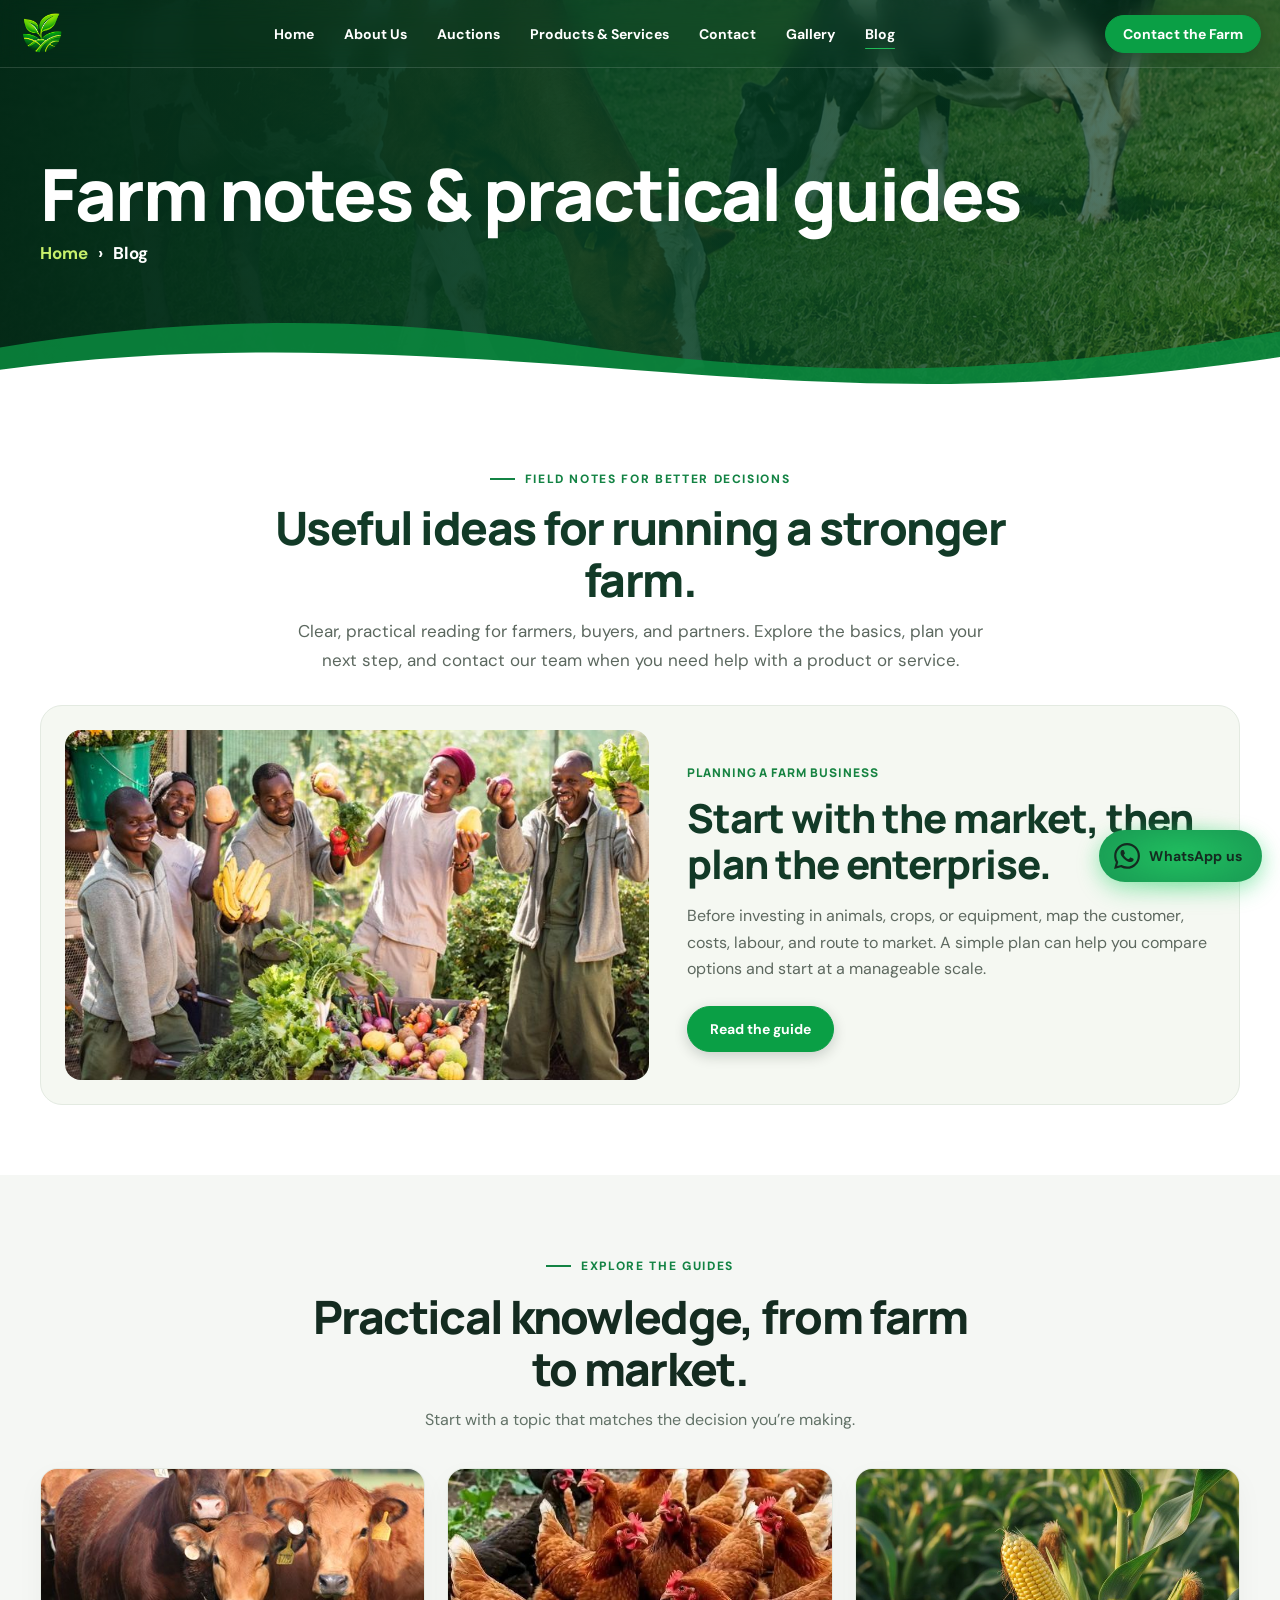
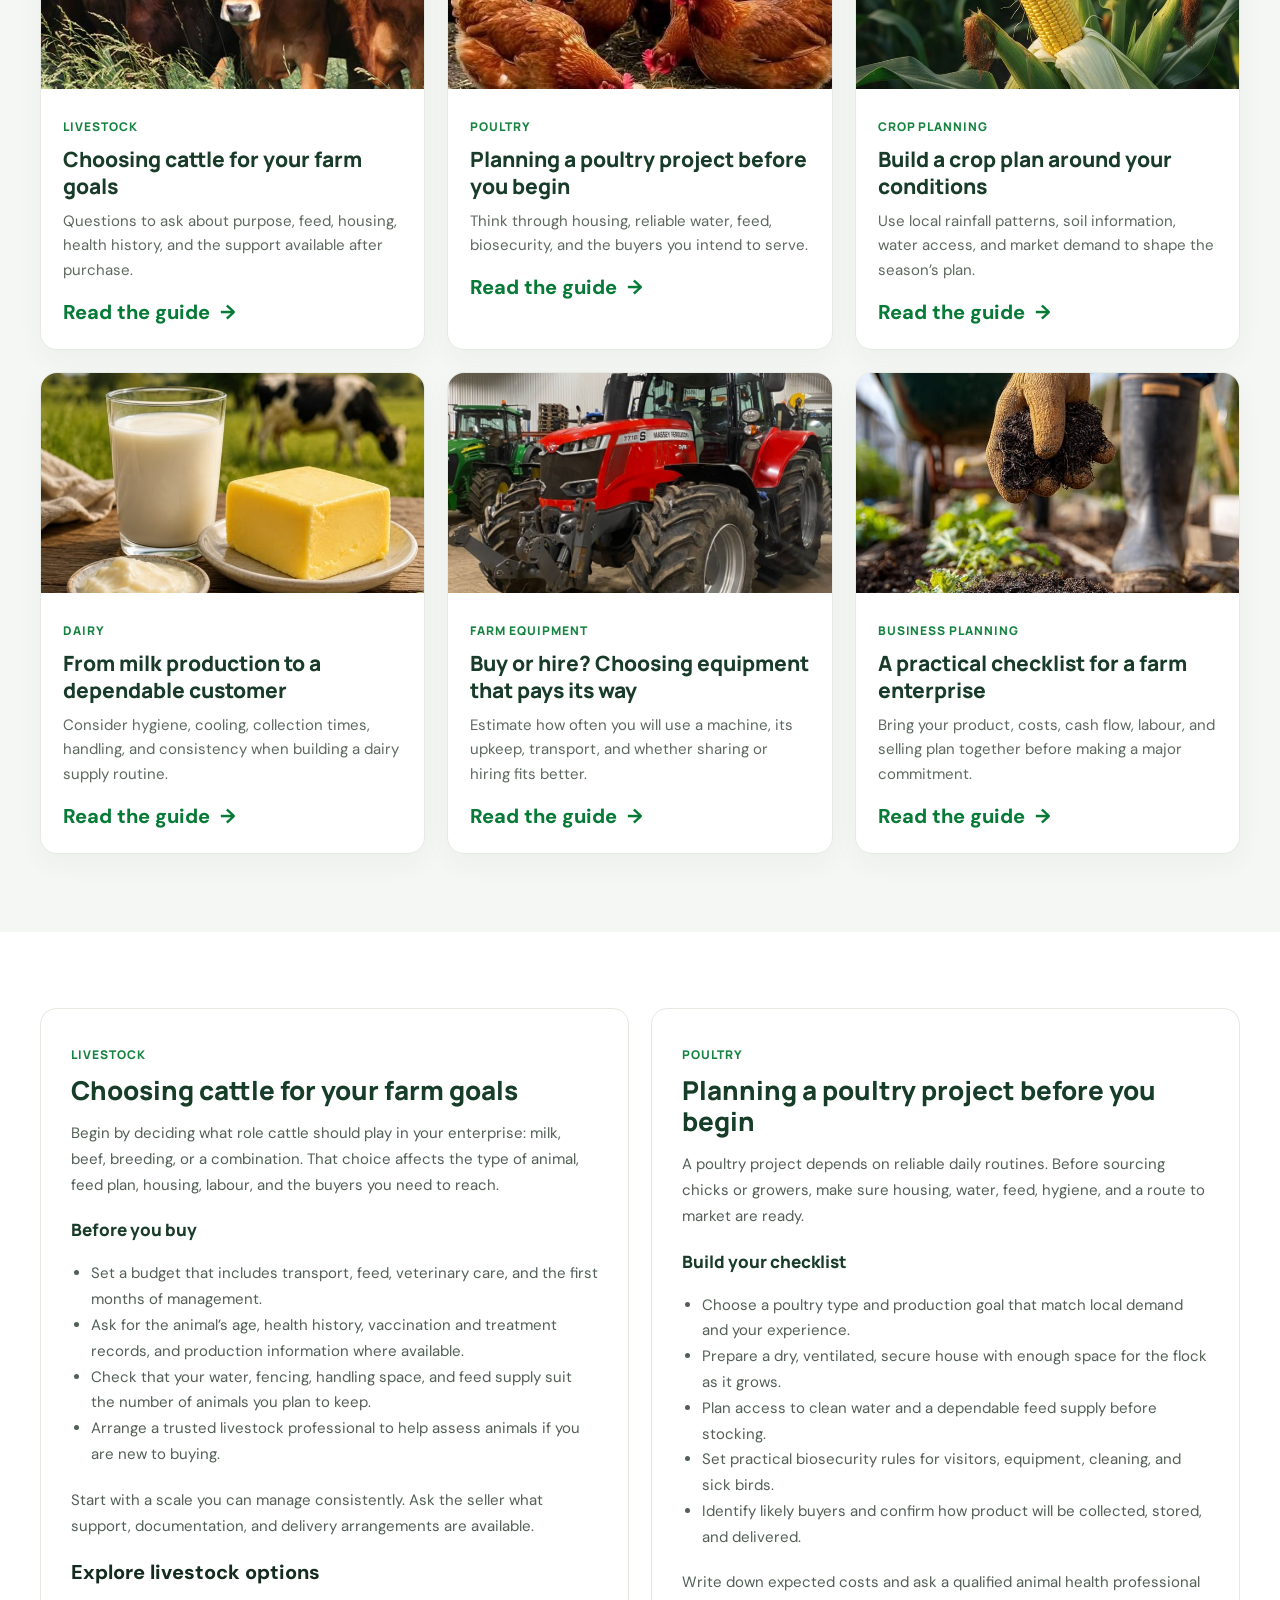
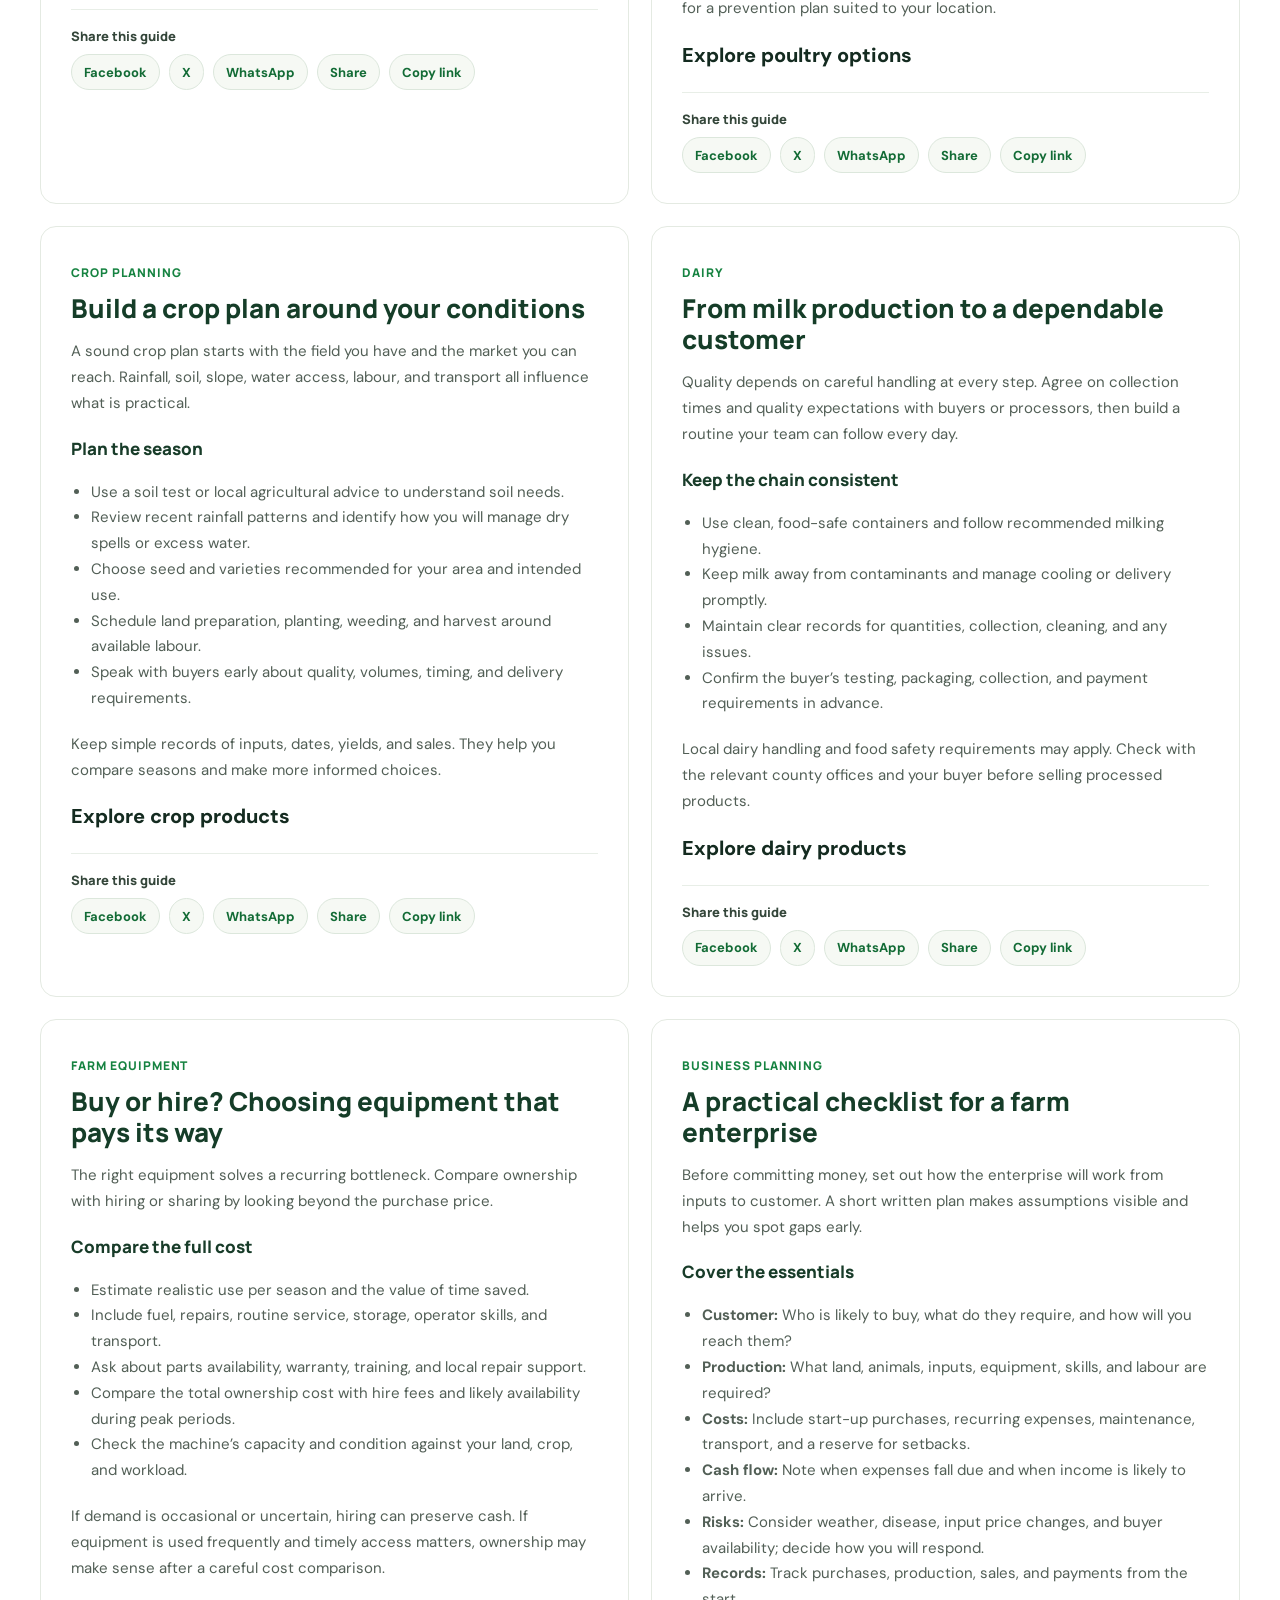
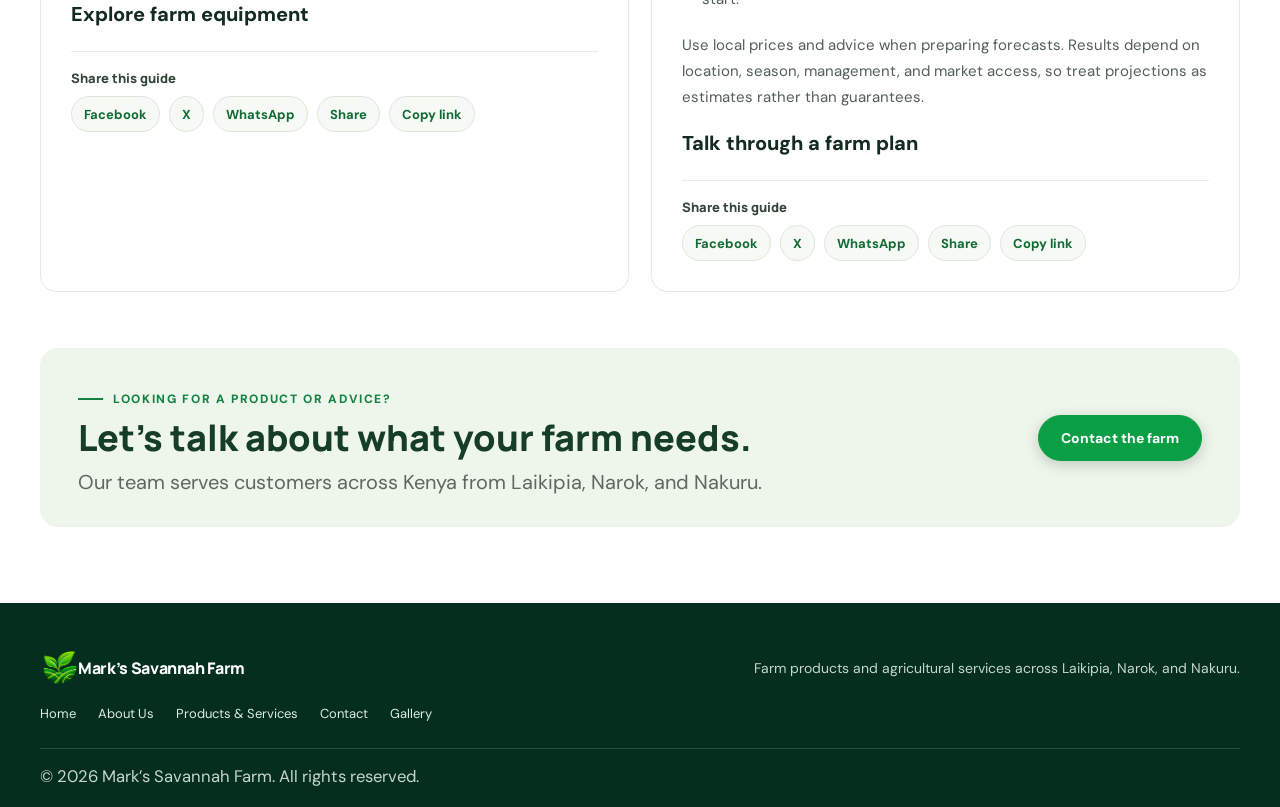
<file: blog.html>
<!doctype html>
<html lang="en" class="page-about page-blog">
  <head>
    <meta charset="utf-8">
    <meta name="viewport" content="width=device-width,initial-scale=1">
    <meta name="theme-color" content="#073d26">
    <link rel="manifest" href="manifest.webmanifest">
    <link rel="icon" href="Assets/Glossy%20Green%20Agriculture%20Emblem.png" type="image/png">
    <title>Farm Notes &amp; Guides | Mark’s Savannah Farm</title>
    <meta name="description" content="Practical guides from Mark’s Savannah Farm on livestock, poultry, crop planning, dairy, and choosing farm equipment in Kenya.">
    <link rel="preconnect" href="https://fonts.googleapis.com">
    <link rel="preconnect" href="https://fonts.gstatic.com" crossorigin>
    <link href="https://fonts.googleapis.com/css2?family=DM+Sans:wght@400;500;600;700&family=Manrope:wght@400;500;600;700;800&display=swap" rel="stylesheet">
    <link rel="stylesheet" href="CSS/site.css?v=156">
  </head>
  <body class="page-about page-blog">
    <nav class="nav">
      <a class="brand" href="index.html" aria-label="Mark's Savannah Farm home"><img class="farm-logo" src="Assets/Glossy%20Green%20Agriculture%20Emblem.png" alt="Mark’s Savannah Farm"></a>
      <button class="nav-menu-toggle" type="button" aria-expanded="false" aria-controls="primary-navigation" aria-label="Open navigation"><span></span><span></span><span></span></button>
      <div class="links" id="primary-navigation">
        <a href="index.html">Home</a>
        <a href="about-us.html">About Us</a>
        <a href="auctions.html">Auctions</a>
        <div class="nav-dropdown">
          <button class="nav-dropdown-toggle" type="button" aria-expanded="false" aria-controls="products-menu">Products &amp; Services</button>
          <div class="nav-dropdown-menu" id="products-menu">
            <div class="mega-col"><div class="mega-title">Livestock</div><div class="mega-links"><a href="index.html?animal=Cattle#livestock" data-nav-livestock-type="Cattle" data-preview="cattle">Cattle</a><a href="index.html?animal=Goat#livestock" data-nav-livestock-type="Goat" data-preview="goat">Goats</a><a href="index.html?animal=Sheep#livestock" data-nav-livestock-type="Sheep" data-preview="sheep">Sheep</a><a href="index.html?animal=Chicken#livestock" data-nav-livestock-type="Chicken" data-preview="chicken">Poultry</a><a href="index.html?animal=Pig#livestock" data-nav-livestock-type="Pig" data-preview="pig">Pigs</a><a class="mega-all" href="index.html#livestock" data-nav-livestock-type="all">View all livestock</a></div></div>
            <div class="mega-col"><div class="mega-title">From the farm</div><div class="mega-links"><a href="shop.html?category=Crops" data-preview="crops">Crops</a><a href="shop.html?category=Poultry" data-preview="poultryFarming">Poultry Farming</a><a href="shop.html?category=Dairy" data-preview="dairy">Dairy Products</a><a href="shop.html?category=Equipment" data-preview="equipment">Farm Equipment</a></div></div>
            <div class="mega-col"><div class="mega-title">Services</div><div class="mega-links"><a href="products-and-services.html#details-consultancy" data-preview="consultancy">Agri-Consultancy</a><a href="blog.html">Farm guides</a><a class="mega-all" href="products-and-services.html">View all products &amp; services</a></div></div>
            <a class="mega-feature" href="index.html#livestock" data-nav-livestock-type="all"><span class="mega-img is-on" aria-hidden="true" style="background-image:url('Assets/Hero%20background.png')"></span><span class="mega-img" aria-hidden="true"></span><span class="mega-caption">Browse all livestock</span></a>
          </div>
        </div>
        <a href="contact.html">Contact</a><a href="gallery.html">Gallery</a><a class="is-current" href="blog.html" aria-current="page">Blog</a>
      </div>
      <a class="nav-quote" href="contact.html">Contact the Farm</a>
    </nav>

    <main>
      <section class="about-banner blog-banner"><div class="about-banner-inner"><h1>Farm notes &amp; practical guides</h1><p class="about-crumbs"><a href="index.html">Home</a><span aria-hidden="true">›</span><span>Blog</span></p></div></section>
      <section class="blog-intro about-wrap"><span class="about-eyebrow about-eyebrow-dark">Field notes for better decisions</span><h2>Useful ideas for running a stronger farm.</h2><p>Clear, practical reading for farmers, buyers, and partners. Explore the basics, plan your next step, and contact our team when you need help with a product or service.</p></section>

      <section class="blog-featured about-wrap" aria-label="Featured guide">
        <a class="blog-featured-image" href="#guide-enterprise" aria-label="Read the farm enterprise planning guide"><img src="Assets/Our%20Story.jpg" alt="A view of farmland in Kenya" loading="lazy"></a>
        <div class="blog-featured-copy"><span class="blog-category">Planning a farm business</span><h2>Start with the market, then plan the enterprise.</h2><p>Before investing in animals, crops, or equipment, map the customer, costs, labour, and route to market. A simple plan can help you compare options and start at a manageable scale.</p><a class="about-primary-button" href="#guide-enterprise">Read the guide</a></div>
      </section>

      <section class="blog-list-section" aria-labelledby="blog-guides-heading"><div class="about-wrap"><header class="about-section-heading"><span class="about-eyebrow about-eyebrow-dark">Explore the guides</span><h2 id="blog-guides-heading">Practical knowledge, from farm to market.</h2><p>Start with a topic that matches the decision you’re making.</p></header>
        <div class="blog-card-grid">
          <article class="blog-card"><a class="blog-card-image" href="#guide-livestock"><img src="Assets/Cattle%20dropdown.jpg" alt="Cattle in a pasture" loading="lazy"></a><div class="blog-card-body"><span class="blog-category">Livestock</span><h3>Choosing cattle for your farm goals</h3><p>Questions to ask about purpose, feed, housing, health history, and the support available after purchase.</p><a href="#guide-livestock">Read the guide <span aria-hidden="true">→</span></a></div></article>
          <article class="blog-card"><a class="blog-card-image" href="#guide-poultry"><img src="Assets/poultry%20Frming.jpg" alt="Poultry in a farm setting" loading="lazy"></a><div class="blog-card-body"><span class="blog-category">Poultry</span><h3>Planning a poultry project before you begin</h3><p>Think through housing, reliable water, feed, biosecurity, and the buyers you intend to serve.</p><a href="#guide-poultry">Read the guide <span aria-hidden="true">→</span></a></div></article>
          <article class="blog-card"><a class="blog-card-image" href="#guide-crops"><img src="Assets/Crops.jpg" alt="Healthy crops in a field" loading="lazy"></a><div class="blog-card-body"><span class="blog-category">Crop planning</span><h3>Build a crop plan around your conditions</h3><p>Use local rainfall patterns, soil information, water access, and market demand to shape the season’s plan.</p><a href="#guide-crops">Read the guide <span aria-hidden="true">→</span></a></div></article>
          <article class="blog-card"><a class="blog-card-image" href="#guide-dairy"><img src="Assets/Dairy%20Products.jpg" alt="Fresh dairy products" loading="lazy"></a><div class="blog-card-body"><span class="blog-category">Dairy</span><h3>From milk production to a dependable customer</h3><p>Consider hygiene, cooling, collection times, handling, and consistency when building a dairy supply routine.</p><a href="#guide-dairy">Read the guide <span aria-hidden="true">→</span></a></div></article>
          <article class="blog-card"><a class="blog-card-image" href="#guide-equipment"><img src="Assets/Farm%20Equipments.jpg" alt="Farm equipment in a field" loading="lazy"></a><div class="blog-card-body"><span class="blog-category">Farm equipment</span><h3>Buy or hire? Choosing equipment that pays its way</h3><p>Estimate how often you will use a machine, its upkeep, transport, and whether sharing or hiring fits better.</p><a href="#guide-equipment">Read the guide <span aria-hidden="true">→</span></a></div></article>
          <article class="blog-card"><a class="blog-card-image" href="#guide-enterprise"><img src="Assets/Agri-Consultancy.jpg" alt="A young crop growing in rich soil" loading="lazy"></a><div class="blog-card-body"><span class="blog-category">Business planning</span><h3>A practical checklist for a farm enterprise</h3><p>Bring your product, costs, cash flow, labour, and selling plan together before making a major commitment.</p><a href="#guide-enterprise">Read the guide <span aria-hidden="true">→</span></a></div></article>
        </div>
      </div></section>

      <section class="blog-articles about-wrap" aria-label="Farm guides">
        <article id="guide-livestock" class="blog-article"><span class="blog-category">Livestock</span><h2>Choosing cattle for your farm goals</h2><p>Begin by deciding what role cattle should play in your enterprise: milk, beef, breeding, or a combination. That choice affects the type of animal, feed plan, housing, labour, and the buyers you need to reach.</p><h3>Before you buy</h3><ul><li>Set a budget that includes transport, feed, veterinary care, and the first months of management.</li><li>Ask for the animal’s age, health history, vaccination and treatment records, and production information where available.</li><li>Check that your water, fencing, handling space, and feed supply suit the number of animals you plan to keep.</li><li>Arrange a trusted livestock professional to help assess animals if you are new to buying.</li></ul><p>Start with a scale you can manage consistently. Ask the seller what support, documentation, and delivery arrangements are available.</p><a class="blog-inline-link" href="products-and-services.html#details-livestock">Explore livestock options</a><div class="blog-share" data-share="guide-livestock"><strong>Share this guide</strong><a data-share-facebook target="_blank" rel="noopener">Facebook</a><a data-share-x target="_blank" rel="noopener">X</a><a data-share-whatsapp target="_blank" rel="noopener">WhatsApp</a><button type="button" data-native-share>Share</button><button type="button" data-copy-share>Copy link</button></div></article>
        <article id="guide-poultry" class="blog-article"><span class="blog-category">Poultry</span><h2>Planning a poultry project before you begin</h2><p>A poultry project depends on reliable daily routines. Before sourcing chicks or growers, make sure housing, water, feed, hygiene, and a route to market are ready.</p><h3>Build your checklist</h3><ul><li>Choose a poultry type and production goal that match local demand and your experience.</li><li>Prepare a dry, ventilated, secure house with enough space for the flock as it grows.</li><li>Plan access to clean water and a dependable feed supply before stocking.</li><li>Set practical biosecurity rules for visitors, equipment, cleaning, and sick birds.</li><li>Identify likely buyers and confirm how product will be collected, stored, and delivered.</li></ul><p>Write down expected costs and ask a qualified animal health professional for a prevention plan suited to your location.</p><a class="blog-inline-link" href="products-and-services.html#details-poultry">Explore poultry options</a><div class="blog-share" data-share="guide-poultry"><strong>Share this guide</strong><a data-share-facebook target="_blank" rel="noopener">Facebook</a><a data-share-x target="_blank" rel="noopener">X</a><a data-share-whatsapp target="_blank" rel="noopener">WhatsApp</a><button type="button" data-native-share>Share</button><button type="button" data-copy-share>Copy link</button></div></article>
        <article id="guide-crops" class="blog-article"><span class="blog-category">Crop planning</span><h2>Build a crop plan around your conditions</h2><p>A sound crop plan starts with the field you have and the market you can reach. Rainfall, soil, slope, water access, labour, and transport all influence what is practical.</p><h3>Plan the season</h3><ul><li>Use a soil test or local agricultural advice to understand soil needs.</li><li>Review recent rainfall patterns and identify how you will manage dry spells or excess water.</li><li>Choose seed and varieties recommended for your area and intended use.</li><li>Schedule land preparation, planting, weeding, and harvest around available labour.</li><li>Speak with buyers early about quality, volumes, timing, and delivery requirements.</li></ul><p>Keep simple records of inputs, dates, yields, and sales. They help you compare seasons and make more informed choices.</p><a class="blog-inline-link" href="products-and-services.html#details-crops">Explore crop products</a><div class="blog-share" data-share="guide-crops"><strong>Share this guide</strong><a data-share-facebook target="_blank" rel="noopener">Facebook</a><a data-share-x target="_blank" rel="noopener">X</a><a data-share-whatsapp target="_blank" rel="noopener">WhatsApp</a><button type="button" data-native-share>Share</button><button type="button" data-copy-share>Copy link</button></div></article>
        <article id="guide-dairy" class="blog-article"><span class="blog-category">Dairy</span><h2>From milk production to a dependable customer</h2><p>Quality depends on careful handling at every step. Agree on collection times and quality expectations with buyers or processors, then build a routine your team can follow every day.</p><h3>Keep the chain consistent</h3><ul><li>Use clean, food-safe containers and follow recommended milking hygiene.</li><li>Keep milk away from contaminants and manage cooling or delivery promptly.</li><li>Maintain clear records for quantities, collection, cleaning, and any issues.</li><li>Confirm the buyer’s testing, packaging, collection, and payment requirements in advance.</li></ul><p>Local dairy handling and food safety requirements may apply. Check with the relevant county offices and your buyer before selling processed products.</p><a class="blog-inline-link" href="products-and-services.html#details-dairy">Explore dairy products</a><div class="blog-share" data-share="guide-dairy"><strong>Share this guide</strong><a data-share-facebook target="_blank" rel="noopener">Facebook</a><a data-share-x target="_blank" rel="noopener">X</a><a data-share-whatsapp target="_blank" rel="noopener">WhatsApp</a><button type="button" data-native-share>Share</button><button type="button" data-copy-share>Copy link</button></div></article>
        <article id="guide-equipment" class="blog-article"><span class="blog-category">Farm equipment</span><h2>Buy or hire? Choosing equipment that pays its way</h2><p>The right equipment solves a recurring bottleneck. Compare ownership with hiring or sharing by looking beyond the purchase price.</p><h3>Compare the full cost</h3><ul><li>Estimate realistic use per season and the value of time saved.</li><li>Include fuel, repairs, routine service, storage, operator skills, and transport.</li><li>Ask about parts availability, warranty, training, and local repair support.</li><li>Compare the total ownership cost with hire fees and likely availability during peak periods.</li><li>Check the machine’s capacity and condition against your land, crop, and workload.</li></ul><p>If demand is occasional or uncertain, hiring can preserve cash. If equipment is used frequently and timely access matters, ownership may make sense after a careful cost comparison.</p><a class="blog-inline-link" href="products-and-services.html#details-equipment">Explore farm equipment</a><div class="blog-share" data-share="guide-equipment"><strong>Share this guide</strong><a data-share-facebook target="_blank" rel="noopener">Facebook</a><a data-share-x target="_blank" rel="noopener">X</a><a data-share-whatsapp target="_blank" rel="noopener">WhatsApp</a><button type="button" data-native-share>Share</button><button type="button" data-copy-share>Copy link</button></div></article>
        <article id="guide-enterprise" class="blog-article"><span class="blog-category">Business planning</span><h2>A practical checklist for a farm enterprise</h2><p>Before committing money, set out how the enterprise will work from inputs to customer. A short written plan makes assumptions visible and helps you spot gaps early.</p><h3>Cover the essentials</h3><ul><li><strong>Customer:</strong> Who is likely to buy, what do they require, and how will you reach them?</li><li><strong>Production:</strong> What land, animals, inputs, equipment, skills, and labour are required?</li><li><strong>Costs:</strong> Include start-up purchases, recurring expenses, maintenance, transport, and a reserve for setbacks.</li><li><strong>Cash flow:</strong> Note when expenses fall due and when income is likely to arrive.</li><li><strong>Risks:</strong> Consider weather, disease, input price changes, and buyer availability; decide how you will respond.</li><li><strong>Records:</strong> Track purchases, production, sales, and payments from the start.</li></ul><p>Use local prices and advice when preparing forecasts. Results depend on location, season, management, and market access, so treat projections as estimates rather than guarantees.</p><a class="blog-inline-link" href="contact.html">Talk through a farm plan</a><div class="blog-share" data-share="guide-enterprise"><strong>Share this guide</strong><a data-share-facebook target="_blank" rel="noopener">Facebook</a><a data-share-x target="_blank" rel="noopener">X</a><a data-share-whatsapp target="_blank" rel="noopener">WhatsApp</a><button type="button" data-native-share>Share</button><button type="button" data-copy-share>Copy link</button></div></article>
      </section>
      <section class="blog-cta about-wrap"><div><span class="about-eyebrow about-eyebrow-dark">Looking for a product or advice?</span><h2>Let’s talk about what your farm needs.</h2><p>Our team serves customers across Kenya from Laikipia, Narok, and Nakuru.</p></div><a class="about-primary-button" href="contact.html">Contact the farm</a></section>
    </main>

    <footer class="about-footer"><div class="about-wrap about-footer-inner"><a class="about-brand" href="index.html"><img src="Assets/Glossy%20Green%20Agriculture%20Emblem.png" alt=""><span>Mark’s Savannah Farm</span></a><p>Farm products and agricultural services across Laikipia, Narok, and Nakuru.</p><div><a href="index.html">Home</a><a href="about-us.html">About Us</a><a href="products-and-services.html">Products &amp; Services</a><a href="contact.html">Contact</a><a href="gallery.html">Gallery</a></div><small>© <span id="about-year"></span> Mark’s Savannah Farm. All rights reserved.</small></div></footer>
    <a class="wa-float" data-contact-whatsapp href="https://wa.me/254706894568" target="_blank" rel="noopener" aria-label="Chat with Mark’s Savannah Farm on WhatsApp"><svg viewBox="0 0 24 24" aria-hidden="true"><path fill="currentColor" d="M17.47 14.38c-.3-.15-1.76-.87-2.03-.97-.27-.1-.47-.15-.67.15-.2.3-.77.97-.94 1.17-.17.2-.35.22-.65.07-.3-.15-1.26-.46-2.39-1.47-.88-.79-1.48-1.76-1.65-2.06-.17-.3-.02-.46.13-.61.14-.13.3-.35.45-.52.15-.17.2-.3.3-.5.1-.2.05-.37-.02-.52-.08-.15-.67-1.61-.92-2.21-.24-.58-.49-.5-.67-.51h-.57c-.2 0-.52.07-.79.37-.27.3-1.04 1.02-1.04 2.48s1.07 2.88 1.21 3.07c.15.2 2.1 3.2 5.08 4.49.71.3 1.26.49 1.69.63.71.23 1.36.2 1.87.12.57-.09 1.76-.72 2.01-1.41.25-.7.25-1.29.17-1.41-.07-.12-.27-.2-.57-.35m-5.42 7.4h-.01a9.87 9.87 0 0 1-5.03-1.38l-.36-.21-3.74.98 1-3.65-.24-.37a9.86 9.86 0 0 1-1.51-5.26c0-5.45 4.44-9.88 9.89-9.88 2.64 0 5.12 1.03 6.99 2.9a9.83 9.83 0 0 1 2.89 6.99c0 5.45-4.44 9.88-9.88 9.88m8.41-18.3A11.8 11.8 0 0 0 12.05 0C5.5 0 .16 5.34.16 11.89c0 2.1.55 4.14 1.59 5.95L.06 24l6.3-1.65a11.9 11.9 0 0 0 5.68 1.45h.01c6.55 0 11.89-5.34 11.89-11.9 0-3.18-1.24-6.17-3.48-8.41Z"/></svg><span class="wa-float-label">WhatsApp us</span></a>
    <script src="JS/site.js?v=86"></script>
  </body>
</html>
</file>
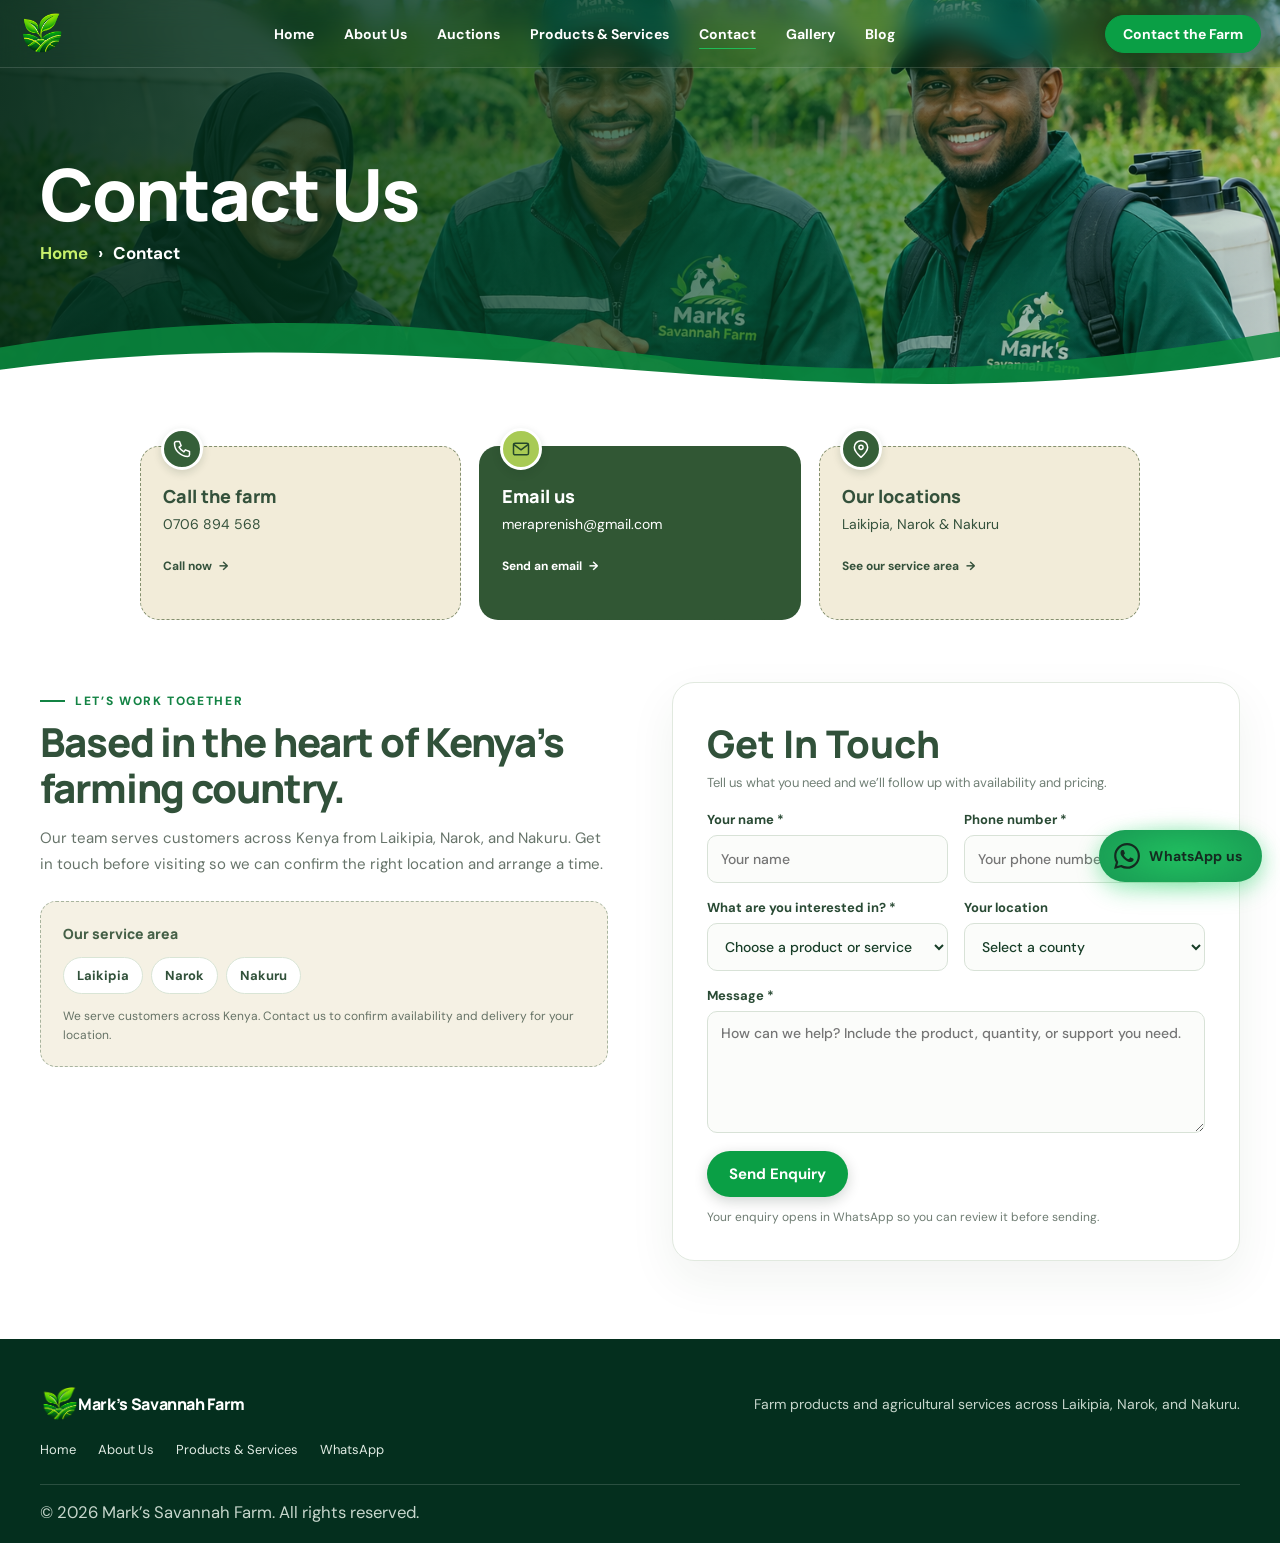
<file: contact.html>
<!doctype html>
<html lang="en" class="page-about page-contact">
  <head>
    <meta charset="utf-8">
    <meta name="viewport" content="width=device-width,initial-scale=1">
    <meta name="theme-color" content="#073d26">
    <link rel="manifest" href="manifest.webmanifest">
    <link rel="icon" href="Assets/Glossy%20Green%20Agriculture%20Emblem.png" type="image/png">
    <title>Contact Us | Mark’s Savannah Farm</title>
    <meta name="description" content="Contact Mark’s Savannah Farm about livestock, crops, poultry, dairy products, farm equipment, and agricultural services across Kenya.">
    <link rel="preconnect" href="https://fonts.googleapis.com">
    <link rel="preconnect" href="https://fonts.gstatic.com" crossorigin>
    <link href="https://fonts.googleapis.com/css2?family=DM+Sans:wght@400;500;600;700&family=Manrope:wght@400;500;600;700;800&display=swap" rel="stylesheet">
    <link rel="stylesheet" href="CSS/site.css?v=156">
  </head>
  <body class="page-about page-contact">
    <nav class="nav">
      <a class="brand" href="index.html" aria-label="Mark's Savannah Farm home">
        <img class="farm-logo" src="Assets/Glossy%20Green%20Agriculture%20Emblem.png" alt="Mark’s Savannah Farm">
      </a>
      <button class="nav-menu-toggle" type="button" aria-expanded="false" aria-controls="primary-navigation" aria-label="Open navigation">
        <span></span><span></span><span></span>
      </button>
      <div class="links" id="primary-navigation">
        <a href="index.html">Home</a>
        <a href="about-us.html">About Us</a>
        <a href="auctions.html">Auctions</a>
        <div class="nav-dropdown">
          <button class="nav-dropdown-toggle" type="button" aria-expanded="false" aria-controls="products-menu">Products &amp; Services</button>
          <div class="nav-dropdown-menu" id="products-menu">
            <div class="mega-col">
              <div class="mega-title">Livestock</div>
              <div class="mega-links">
                <a href="index.html?animal=Cattle#livestock" data-nav-livestock-type="Cattle" data-preview="cattle">Cattle</a>
                <a href="index.html?animal=Goat#livestock" data-nav-livestock-type="Goat" data-preview="goat">Goats</a>
                <a href="index.html?animal=Sheep#livestock" data-nav-livestock-type="Sheep" data-preview="sheep">Sheep</a>
                <a href="index.html?animal=Chicken#livestock" data-nav-livestock-type="Chicken" data-preview="chicken">Poultry</a>
                <a href="index.html?animal=Pig#livestock" data-nav-livestock-type="Pig" data-preview="pig">Pigs</a>
                <a class="mega-all" href="index.html#livestock" data-nav-livestock-type="all">View all livestock</a>
              </div>
            </div>
            <div class="mega-col">
              <div class="mega-title">From the farm</div>
              <div class="mega-links">
                <a href="shop.html?category=Crops" data-preview="crops">Crops</a>
                <a href="shop.html?category=Poultry" data-preview="poultryFarming">Poultry Farming</a>
                <a href="shop.html?category=Dairy" data-preview="dairy">Dairy Products</a>
                <a href="shop.html?category=Equipment" data-preview="equipment">Farm Equipment</a>
              </div>
            </div>
            <div class="mega-col">
              <div class="mega-title">Services</div>
              <div class="mega-links">
                <a href="products-and-services.html#details-consultancy" data-preview="consultancy">Agri-Consultancy</a>
                <a href="blog.html#guide-enterprise">Buying guide</a>
                <a class="mega-all" href="products-and-services.html">View all products &amp; services</a>
              </div>
            </div>
            <a class="mega-feature" href="index.html#livestock" data-nav-livestock-type="all"><span class="mega-img is-on" aria-hidden="true" style="background-image:url('Assets/Hero%20background.png')"></span><span class="mega-img" aria-hidden="true"></span><span class="mega-caption">Browse all livestock</span></a>
          </div>
        </div>
        <a class="is-current" href="contact.html" aria-current="page">Contact</a>
        <a href="gallery.html">Gallery</a>
        <a href="blog.html">Blog</a>
      </div>
      <a class="nav-quote" href="contact.html">Contact the Farm</a>
    </nav>

    <main>
      <section class="about-banner contact-banner">
        <div class="about-banner-inner">
          <h1>Contact Us</h1>
          <p class="about-crumbs"><a href="index.html">Home</a><span aria-hidden="true">&rsaquo;</span><span>Contact</span></p>
        </div>
      </section>

      <section class="contact-info-grid about-wrap" aria-label="Contact information">
        <article class="contact-info-card">
          <span class="contact-info-icon" aria-hidden="true"><svg viewBox="0 0 24 24"><path d="M5 3h4l2 5-2.5 1.7a15 15 0 0 0 5.8 5.8L16 13l5 2v4c0 1.1-.9 2-2 2C10.2 21 3 13.8 3 5c0-1.1.9-2 2-2Z"/></svg></span>
          <h2>Call the farm</h2><p><a data-contact-phone href="tel:+254706894568"><span data-farm-phone>0706 894 568</span></a></p><a class="contact-info-link" data-contact-phone href="tel:+254706894568">Call now <span aria-hidden="true">→</span></a>
        </article>
        <article class="contact-info-card contact-info-card-featured">
          <span class="contact-info-icon" aria-hidden="true"><svg viewBox="0 0 24 24"><rect x="3" y="5" width="18" height="14" rx="2"/><path d="m4 7 8 6 8-6"/></svg></span>
          <h2>Email us</h2><p><a data-contact-email href="mailto:meraprenish@gmail.com">meraprenish@gmail.com</a></p><a class="contact-info-link" data-contact-email href="mailto:meraprenish@gmail.com">Send an email <span aria-hidden="true">→</span></a>
        </article>
        <article class="contact-info-card" id="contact-locations">
          <span class="contact-info-icon" aria-hidden="true"><svg viewBox="0 0 24 24"><path d="M20 10c0 5-8 12-8 12S4 15 4 10a8 8 0 1 1 16 0Z"/><circle cx="12" cy="10" r="2.5"/></svg></span>
          <h2>Our locations</h2><p>Laikipia, Narok &amp; Nakuru</p><a class="contact-info-link" href="#service-area">See our service area <span aria-hidden="true">→</span></a>
        </article>
      </section>

      <section class="contact-work about-wrap" id="service-area">
        <div class="contact-location-column">
          <div><span class="about-eyebrow about-eyebrow-dark">Let’s work together</span><h2>Based in the heart of Kenya’s farming country.</h2><p>Our team serves customers across Kenya from Laikipia, Narok, and Nakuru. Get in touch before visiting so we can confirm the right location and arrange a time.</p></div>
          <div class="contact-service-area"><span class="contact-service-area-label">Our service area</span><div class="contact-location-list"><span>Laikipia</span><span>Narok</span><span>Nakuru</span></div><small>We serve customers across Kenya. Contact us to confirm availability and delivery for your location.</small></div>
        </div>

        <form class="contact-form" id="contact-enquiry-form">
          <div class="contact-form-heading"><span>Get In Touch</span><p>Tell us what you need and we’ll follow up with availability and pricing.</p></div>
          <div class="contact-form-grid">
            <label>Your name *<input name="name" type="text" autocomplete="name" placeholder="Your name" required></label>
            <label>Phone number *<input name="phone" type="tel" autocomplete="tel" placeholder="Your phone number" required></label>
            <label>What are you interested in? *
              <select name="interest" required>
                <option value="" selected disabled>Choose a product or service</option>
                <option>Livestock</option><option>Crops</option><option>Poultry</option><option>Dairy products</option><option>Farm equipment</option><option>Agri-consultancy</option><option>Other</option>
              </select>
            </label>
            <label>Your location
              <select name="location">
                <option value="" selected>Select a county</option><option>Laikipia</option><option>Narok</option><option>Nakuru</option><option>Another county in Kenya</option>
              </select>
            </label>
            <label class="contact-form-message">Message *<textarea name="message" rows="5" placeholder="How can we help? Include the product, quantity, or support you need." required></textarea></label>
          </div>
          <button class="about-primary-button" type="submit">Send Enquiry</button>
          <p class="contact-form-note">Your enquiry opens in WhatsApp so you can review it before sending.</p>
        </form>
      </section>
    </main>

    <footer class="about-footer">
      <div class="about-wrap about-footer-inner">
        <a class="about-brand" href="index.html"><img src="Assets/Glossy%20Green%20Agriculture%20Emblem.png" alt=""><span>Mark’s Savannah Farm</span></a>
        <p>Farm products and agricultural services across Laikipia, Narok, and Nakuru.</p>
        <div><a href="index.html">Home</a><a href="about-us.html">About Us</a><a href="products-and-services.html">Products &amp; Services</a><a href="https://wa.me/254706894568" target="_blank" rel="noopener">WhatsApp</a></div>
        <small>© <span id="about-year"></span> Mark’s Savannah Farm. All rights reserved.</small>
      </div>
    </footer>
    <a class="wa-float" data-contact-whatsapp href="https://wa.me/254706894568" target="_blank" rel="noopener" aria-label="Chat with Mark’s Savannah Farm on WhatsApp"><svg viewBox="0 0 24 24" aria-hidden="true"><path fill="currentColor" d="M17.47 14.38c-.3-.15-1.76-.87-2.03-.97-.27-.1-.47-.15-.67.15-.2.3-.77.97-.94 1.17-.17.2-.35.22-.65.07-.3-.15-1.26-.46-2.39-1.47-.88-.79-1.48-1.76-1.65-2.06-.17-.3-.02-.46.13-.61.14-.13.3-.35.45-.52.15-.17.2-.3.3-.5.1-.2.05-.37-.02-.52-.08-.15-.67-1.61-.92-2.21-.24-.58-.49-.5-.67-.51h-.57c-.2 0-.52.07-.79.37-.27.3-1.04 1.02-1.04 2.48s1.07 2.88 1.21 3.07c.15.2 2.1 3.2 5.08 4.49.71.3 1.26.49 1.69.63.71.23 1.36.2 1.87.12.57-.09 1.76-.72 2.01-1.41.25-.7.25-1.29.17-1.41-.07-.12-.27-.2-.57-.35m-5.42 7.4h-.01a9.87 9.87 0 0 1-5.03-1.38l-.36-.21-3.74.98 1-3.65-.24-.37a9.86 9.86 0 0 1-1.51-5.26c0-5.45 4.44-9.88 9.89-9.88 2.64 0 5.12 1.03 6.99 2.9a9.83 9.83 0 0 1 2.89 6.99c0 5.45-4.44 9.88-9.88 9.88m8.41-18.3A11.8 11.8 0 0 0 12.05 0C5.5 0 .16 5.34.16 11.89c0 2.1.55 4.14 1.59 5.95L.06 24l6.3-1.65a11.9 11.9 0 0 0 5.68 1.45h.01c6.55 0 11.89-5.34 11.89-11.9 0-3.18-1.24-6.17-3.48-8.41Z"/></svg><span class="wa-float-label">WhatsApp us</span></a>
    <script src="JS/site.js?v=86"></script>
  </body>
</html>
</file>
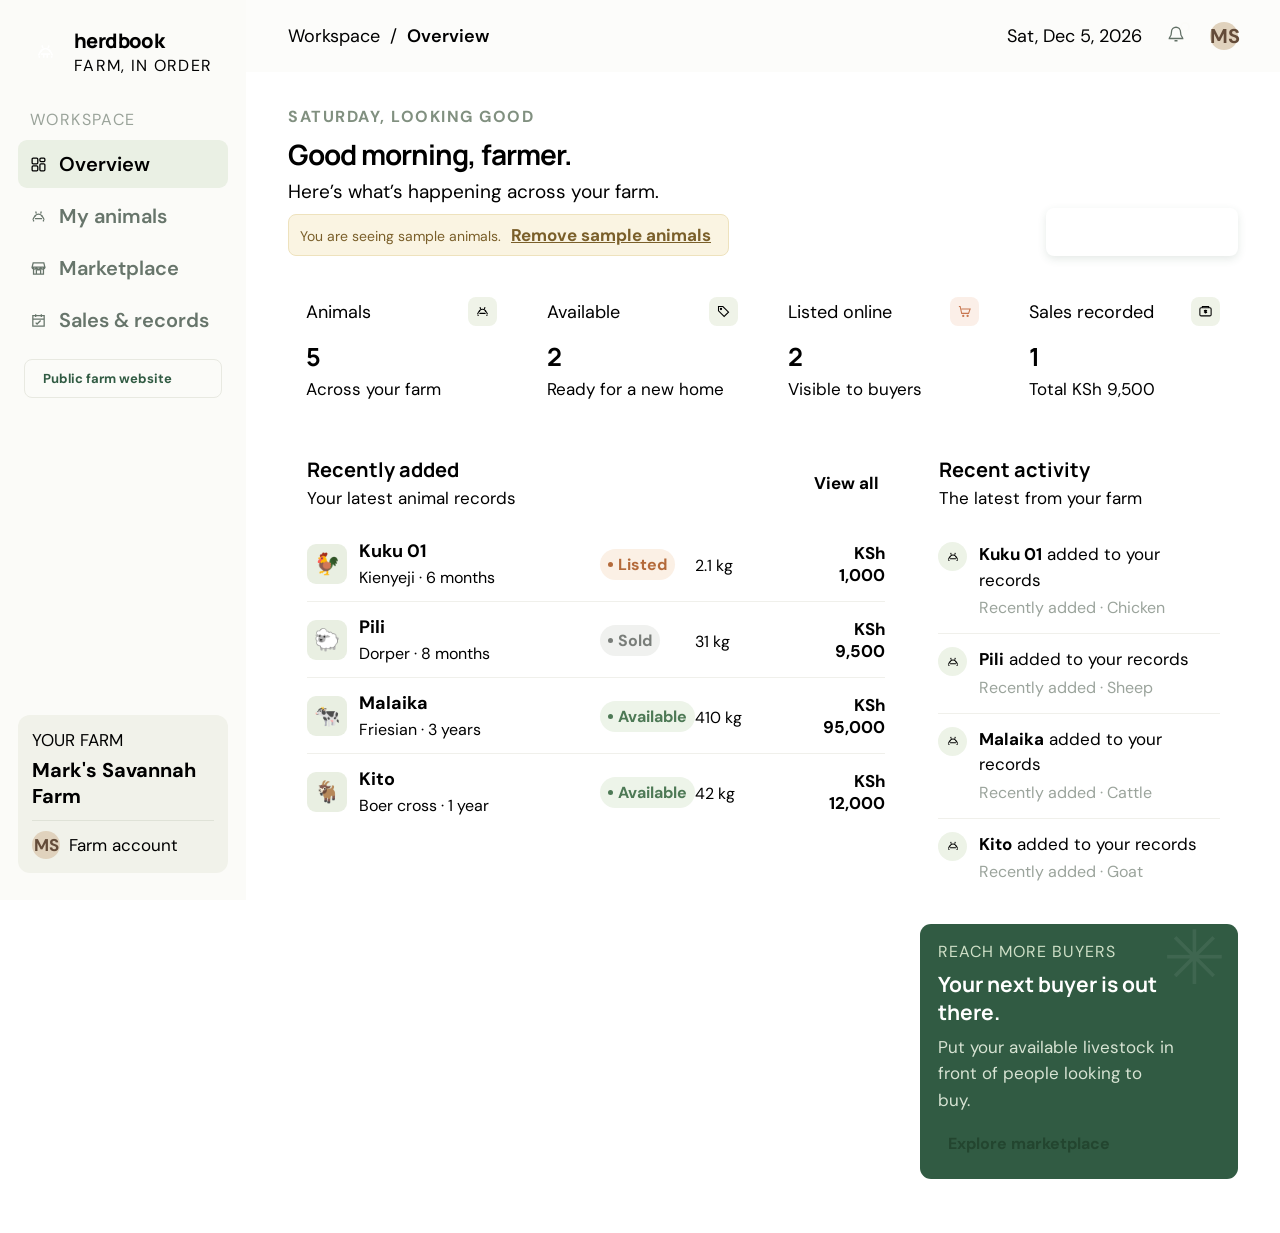
<file: herdbook.html>
<!doctype html>
<html lang="en" class="page-herdbook">
  <head>
    <meta charset="utf-8">
    <meta name="viewport" content="width=device-width,initial-scale=1">
    <meta name="theme-color" content="#f6f5ef">
    <link rel="manifest" href="manifest.webmanifest">
    <title>
      Herdbook — Mark’s Savannah Farm
    </title>
    <meta name="robots" content="noindex">
    <link rel="icon" href="Assets/Glossy%20Green%20Agriculture%20Emblem.png" type="image/png">

    <link rel="stylesheet" href="CSS/site.css?v=156">
    <script>document.documentElement.classList.add('is-loading');window.addEventListener('load',()=>document.documentElement.classList.remove('is-loading'),{once:true});window.setTimeout(()=>document.documentElement.classList.remove('is-loading'),3000);</script>
  </head>
  <body class="page-herdbook">
    <div class="site-skeleton" aria-hidden="true"><div class="skeleton-top"><i></i><i></i><i></i></div><div class="skeleton-hero"><i></i><i></i><i></i><i></i></div><div class="skeleton-cards"><i></i><i></i><i></i></div></div>
    <div class="shell">
      <aside>
        <div class="brand">
          <div class="brand-mark">
            <svg viewBox="0 0 24 24" width="21" height="21" fill="none" stroke="currentColor" stroke-width="1.8"><path d="M4 16.5c2-5 4-8 8-8s6 3 8 8M7 15h10M9 8l-1-3m7 3 1-3M5 17v2m14-2v2M8 12l-2-1m10 1 2-1"/><path d="M10 16v3m4-3v3"/></svg>
          </div>
          <div>
            <div class="brand-name">
              herdbook
            </div>
            <div class="brand-sub">
              Farm, in order
            </div>
          </div>
        </div>
        <div class="nav-label">
          Workspace
        </div>
        <nav class="nav" id="nav">
          <button class="active" data-page="overview"><svg viewBox="0 0 24 24"><rect x="3" y="3" width="8" height="8" rx="1.5"/><rect x="14" y="3" width="7" height="5" rx="1.5"/><rect x="14" y="11" width="7" height="10" rx="1.5"/><rect x="3" y="14" width="8" height="7" rx="1.5"/></svg>Overview</button><button data-page="animals"><svg viewBox="0 0 24 24"><path d="M4 16.5c2-5 4-8 8-8s6 3 8 8M7 15h10M9 8l-1-3m7 3 1-3M5 17v2m14-2v2M8 12l-2-1m10 1 2-1"/></svg>My animals</button><button data-page="market"><svg viewBox="0 0 24 24"><path d="M3 10h18l-1.5-6h-15L3 10Zm2 0v10h14V10M9 20v-6h6v6M3 10a3 3 0 0 0 6 0 3 3 0 0 0 6 0 3 3 0 0 0 6 0"/></svg>Marketplace</button><button data-page="sales"><svg viewBox="0 0 24 24"><path d="M4 5h16v15H4zM8 3v4m8-4v4M4 10h16"/><path d="m8 15 2 2 5-5"/></svg>Sales & records</button>
        </nav>
        <a href="index.html" style="display:block;margin:15px 6px;padding:10px 12px;border:1px solid #e8e9e1;border-radius:8px;color:#315b43;text-decoration:none;font-size:13px;font-weight:700"> &nbsp; Public farm website</a>
        <div class="farm-card">
          <div class="small">
            YOUR FARM
          </div>
          <div class="farm-name">
            Mark's Savannah Farm
          </div>
          <div class="farm-bottom">
            <div class="avatar">
              MS
            </div>
            <span>Farm account</span>
          </div>
        </div>
      </aside>
      <main class="main">
        <header class="topbar">
          <div class="mobile-brand">
            herdbook
          </div>
          <div class="crumb">
            Workspace &nbsp;/&nbsp; <b id="crumb">Overview</b>
          </div>
          <div class="top-actions">
            <span class="today" id="dateText"></span><button class="notify" aria-label="Notifications"><svg viewBox="0 0 24 24" width="18" height="18" fill="none" stroke="currentColor" stroke-width="1.7"><path d="M18 9a6 6 0 0 0-12 0c0 7-3 7-3 9h18c0-2-3-2-3-9m-8 12h4"/></svg></button>
            <div class="avatar">
              MS
            </div>
          </div>
        </header>
        <div class="content">
          <section id="page-overview" class="section show">
            <div class="heading-row">
              <div>
                <div class="eyebrow" id="greetEyebrow">
                  Looking good
                </div>
                <h1 class="page-title" id="greetTitle">
                  Good day, farmer.
                </h1>
                <p class="subtitle">
                  Here’s what’s happening across your farm.
                </p>
                <div id="demoBanner" style="display:none;margin-top:10px;font-size:14px;color:#7a5f2a;background:#faf4e2;border:1px solid #eee2bd;border-radius:8px;padding:8px 11px">
                  You are seeing sample animals. <button class="text-link" type="button" onclick="clearDemo()" style="color:#7a5f2a;text-decoration:underline">Remove sample animals</button>
                </div>
              </div>
              <button class="primary" onclick="openModal()"><svg viewBox="0 0 24 24"><path d="M12 5v14M5 12h14"/></svg>Add an animal</button>
            </div>
            <div class="stats" id="stats"></div>
            <div class="grid">
              <div class="panel">
                <div class="panel-head">
                  <div>
                    <div class="panel-title">
                      Recently added
                    </div>
                    <div class="panel-sub">
                      Your latest animal records
                    </div>
                  </div>
                  <button class="text-link" onclick="navigate('animals')">View all </button>
                </div>
                <div class="animal-list" id="recentAnimals"></div>
              </div>
              <div>
                <div class="panel">
                  <div class="panel-head">
                    <div>
                      <div class="panel-title">
                        Recent activity
                      </div>
                      <div class="panel-sub">
                        The latest from your farm
                      </div>
                    </div>
                  </div>
                  <div class="activity" id="activity"></div>
                </div>
                <div class="promo">
                  <div class="promo-label">
                    Reach more buyers
                  </div>
                  <h3>
                    Your next buyer is out there.
                  </h3>
                  <p>
                    Put your available livestock in front of people looking to buy.
                  </p>
                  <button onclick="navigate('market')">Explore marketplace &nbsp;</button>
                </div>
              </div>
            </div>
          </section>
          <section id="page-animals" class="section">
            <div class="heading-row">
              <div>
                <div class="eyebrow">
                  Your farm records
                </div>
                <h1 class="page-title">
                  My animals
                </h1>
                <p class="subtitle">
                  Keep every animal’s details together.
                </p>
              </div>
              <button class="primary" onclick="openModal()">＋ Add an animal</button>
            </div>
            <div class="toolbar">
              <input class="search" id="animalSearch" placeholder="Search by name, tag or breed…"><select class="filter" id="animalFilter"><option value="all">All status</option><option>Available</option><option>Listed</option><option>Sold</option></select>
            </div>
            <div class="panel table-wrap">
              <table class="data-table">
                <thead>
                  <tr>
                    <th>
                      Animal
                    </th>
                    <th>
                      Type & breed
                    </th>
                    <th>
                      Age
                    </th>
                    <th>
                      Weight
                    </th>
                    <th>
                      Status
                    </th>
                    <th>
                      Price
                    </th>
                  </tr>
                </thead>
                <tbody id="animalsTable"></tbody>
              </table>
            </div>
          </section>
          <section id="page-market" class="section">
            <div class="heading-row">
              <div>
                <div class="eyebrow">
                  Find your next buyer
                </div>
                <h1 class="page-title">
                  Marketplace
                </h1>
                <p class="subtitle">
                  Livestock you’re advertising to buyers.
                </p>
              </div>
              <button class="primary" onclick="openModal()">＋ Add an animal</button>
            </div>
            <div class="toolbar">
              <input class="search" id="marketSearch" placeholder="Search listings…"><select class="filter" id="marketFilter"><option value="all">All animals</option><option>Cattle</option><option>Goat</option><option>Sheep</option><option>Chicken</option><option>Pig</option><option>Camel</option></select><span style="margin-left:auto;color:var(--muted);font-size:13px" id="listingCount"></span>
            </div>
            <div class="listing-grid" id="listingGrid"></div>
          </section>
          <section id="page-sales" class="section">
            <div class="heading-row">
              <div>
                <div class="eyebrow">
                  Your farm’s history
                </div>
                <h1 class="page-title">
                  Sales & records
                </h1>
                <p class="subtitle">
                  Track completed sales and keep your records close.
                </p>
              </div>
              <button class="primary" onclick="openModal()">＋ Add an animal</button>
            </div>
            <div class="stats" id="salesStats"></div>
            <div class="panel">
              <div class="panel-head">
                <div>
                  <div class="panel-title">
                    Sales history
                  </div>
                  <div class="panel-sub">
                    Completed livestock sales
                  </div>
                </div>
              </div>
              <div class="table-wrap">
                <table class="data-table">
                  <thead>
                    <tr>
                      <th>
                        Animal
                      </th>
                      <th>
                        Type & breed
                      </th>
                      <th>
                        Sale date
                      </th>
                      <th>
                        Buyer / notes
                      </th>
                      <th>
                        Sale price
                      </th>
                    </tr>
                  </thead>
                  <tbody id="salesTable"></tbody>
                </table>
              </div>
            </div>
          </section>
        </div>
      </main>
    </div>
    <div class="modal-backdrop" id="modal">
      <div class="modal">
        <div class="modal-head">
          <h2>
            Add an animal
          </h2>
          <button class="close" onclick="closeModal()" aria-label="Close">×</button>
        </div>
        <form class="form" id="animalForm">
          <div class="form-grid">
            <div class="field">
              <label>Animal name or tag *</label><input name="name" required placeholder="e.g. Nia or C-014">
            </div>
            <div class="field">
              <label>Type *</label><select name="type" required><option value="">Choose type</option><option>Cattle</option><option>Goat</option><option>Sheep</option><option>Chicken</option><option>Camel</option><option>Pig</option><option>Other</option></select>
            </div>
            <div class="field">
              <label>Breed</label><input name="breed" placeholder="e.g. Boran">
            </div>
            <div class="field">
              <label>Age</label><input name="age" placeholder="e.g. 2 years">
            </div>
            <div class="field">
              <label>Weight</label><input name="weight" placeholder="e.g. 320 kg">
            </div>
            <div class="field">
              <label>Farm location</label><input name="location" placeholder="e.g. Laikipia, Narok or Nakuru">
            </div>
            <div class="field">
              <label>Asking price (KSh)</label><input name="price" type="number" min="0" placeholder="Leave blank to ask">
            </div>
            <div class="field">
              <label>Photo link</label><input name="image" type="url" placeholder="Paste a link, or upload a photo below">
            </div>
            <div class="field">
              <label>Upload animal photo</label><input name="photoFile" type="file" accept="image/*">
            </div>
            <div class="field full">
              <label>Health and vaccination details</label><input name="health" placeholder="e.g. vaccinated, healthy, treatment history">
            </div>
            <div class="field">
              <label>Status</label><select name="status"><option>Available</option><option>Listed</option><option>Sold</option></select>
            </div>
            <div class="field">
              <label>Sale date (if sold)</label><input name="saleDate" type="date">
            </div>
            <div class="field full">
              <label>Buyer / notes</label><textarea name="notes" placeholder="Add any useful details about this animal"></textarea>
            </div>
          </div>
          <div class="form-foot">
            <button class="quiet" type="button" onclick="closeModal()">Cancel</button><button class="primary" type="submit">Save animal</button>
          </div>
        </form>
      </div>
    </div>
    <div class="toast" id="toast"></div>
    <script src="JS/site.js?v=86"></script>
  </body>
</html>
</file>
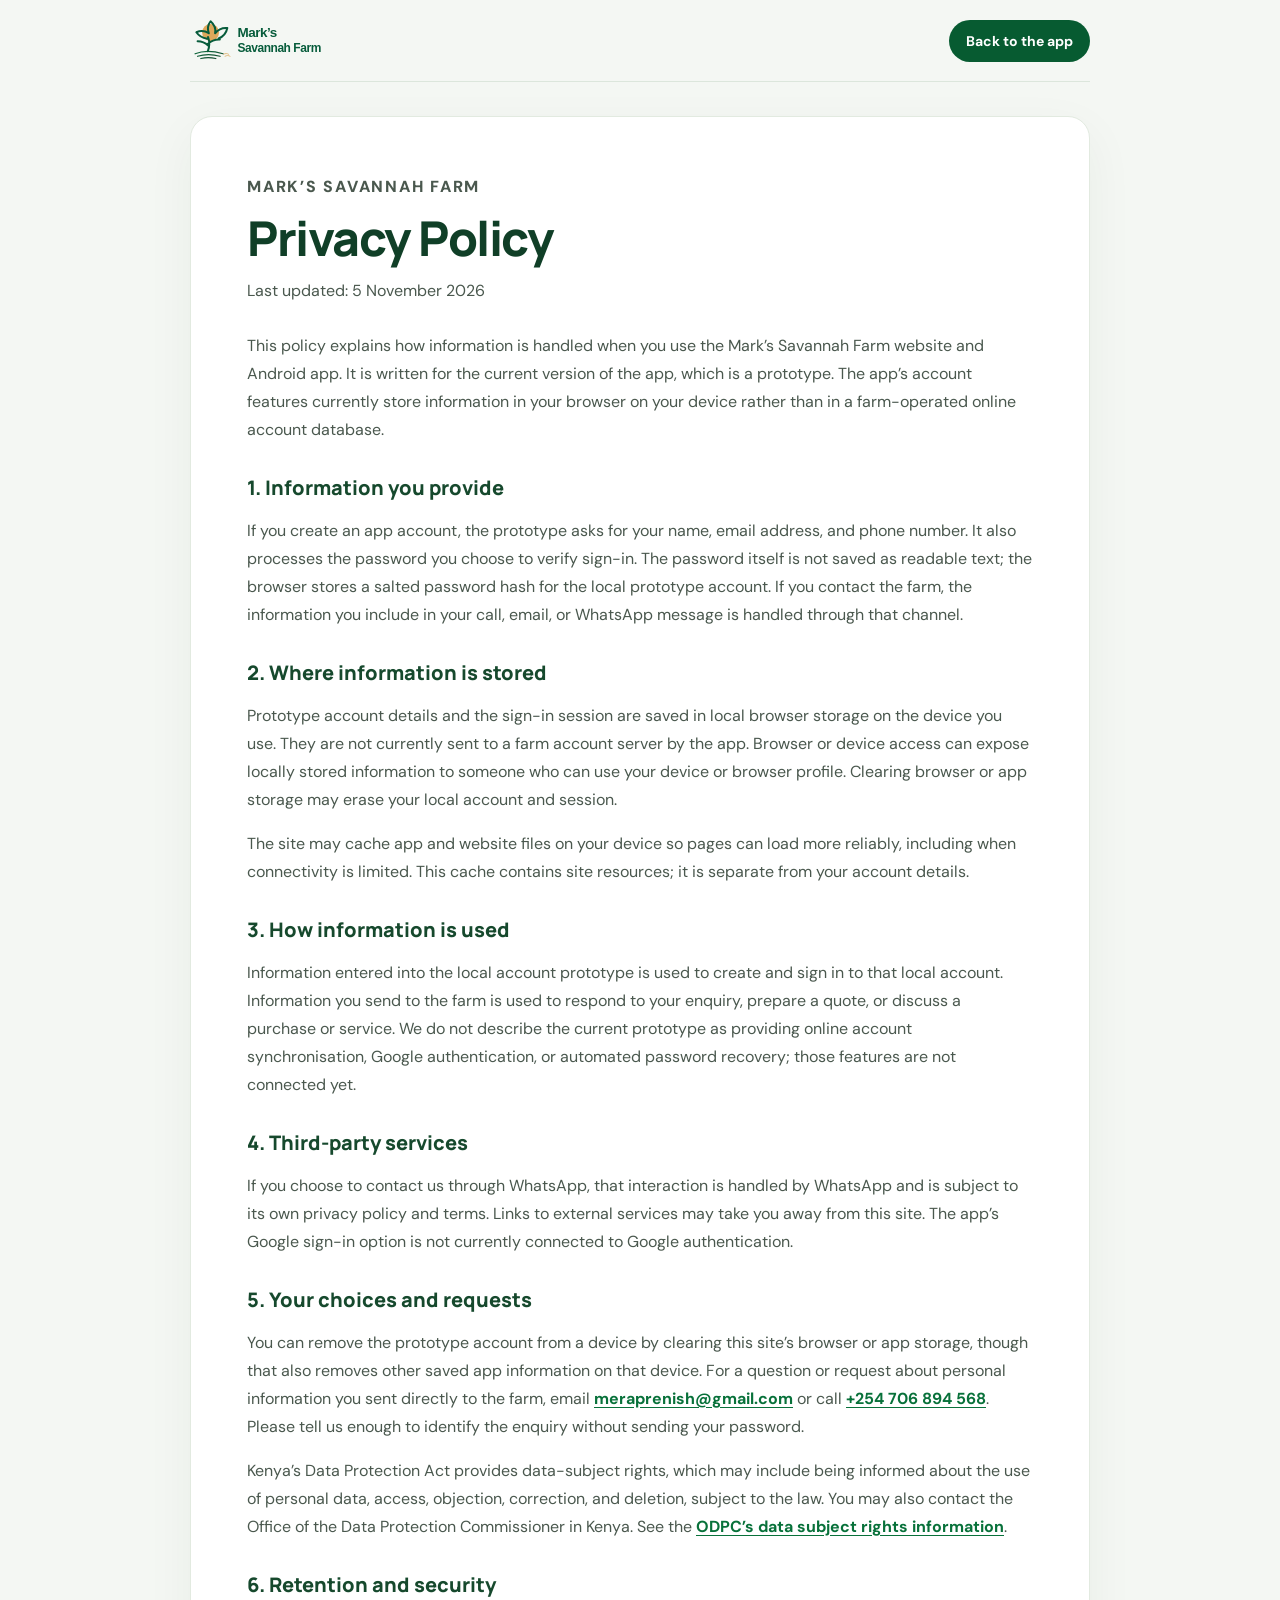
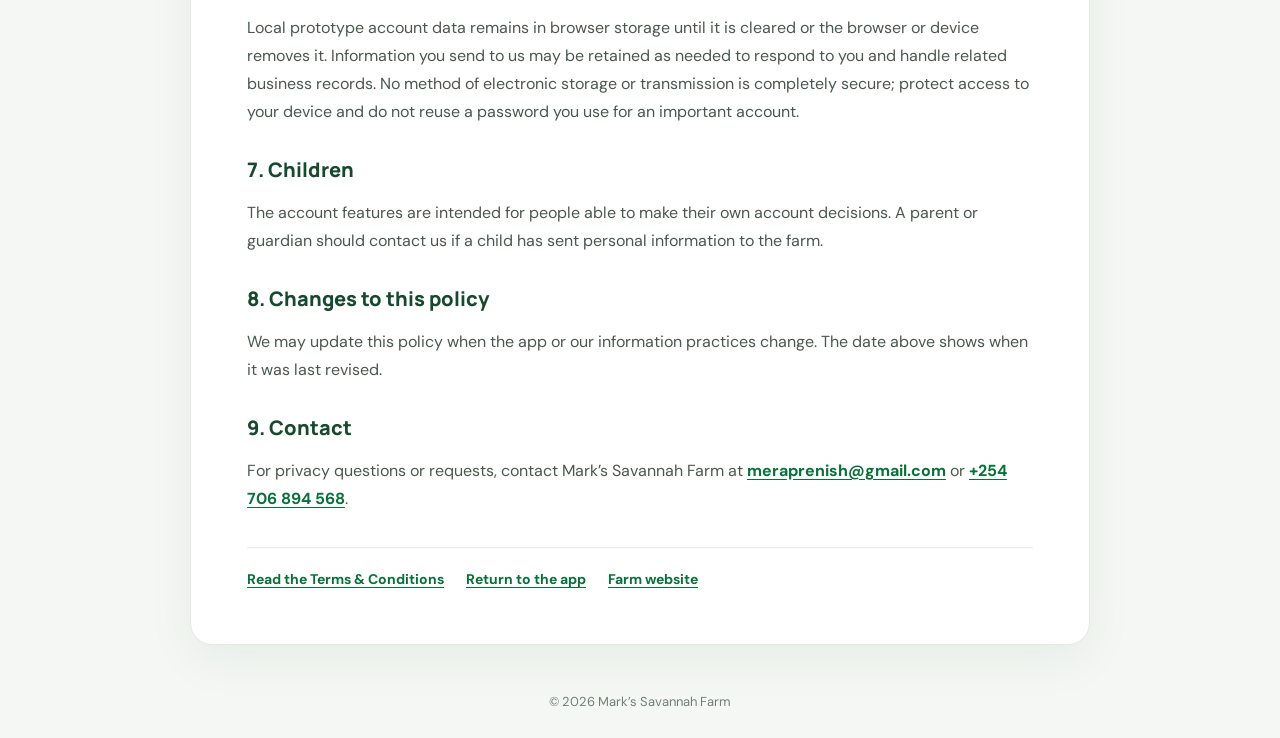
<file: privacy-policy.html>
<!doctype html>
<html lang="en" class="page-legal">
  <head>
    <meta charset="utf-8">
    <meta name="viewport" content="width=device-width,initial-scale=1">
    <meta name="theme-color" content="#06472a">
    <meta name="description" content="Learn what information Mark’s Savannah Farm’s website and Android app handle and how to contact us about it.">
    <link rel="icon" href="Assets/Glossy%20Green%20Agriculture%20Emblem.png" type="image/png">
    <link rel="stylesheet" href="CSS/site.css?v=156">
    <title>Privacy Policy | Mark’s Savannah Farm</title>
  </head>
  <body>
    <main class="legal-shell">
      <header class="legal-header">
        <a class="legal-brand" href="index.html"><picture><source media="(max-width:699px)" srcset="Assets/Glossy%20Green%20Agriculture%20Emblem.png"><img src="Assets/marks-savannah-farm-logo.svg?v=auth-1" alt="Mark’s Savannah Farm"></picture></a>
        <a class="legal-back" href="app.html#sign-in">Back to the app</a>
      </header>
      <article class="legal-content">
        <p class="legal-kicker">Mark’s Savannah Farm</p>
        <h1>Privacy Policy</h1>
        <p class="legal-updated">Last updated: 5 November 2026</p>
        <p>This policy explains how information is handled when you use the Mark’s Savannah Farm website and Android app. It is written for the current version of the app, which is a prototype. The app’s account features currently store information in your browser on your device rather than in a farm-operated online account database.</p>

        <h2>1. Information you provide</h2>
        <p>If you create an app account, the prototype asks for your name, email address, and phone number. It also processes the password you choose to verify sign-in. The password itself is not saved as readable text; the browser stores a salted password hash for the local prototype account. If you contact the farm, the information you include in your call, email, or WhatsApp message is handled through that channel.</p>

        <h2>2. Where information is stored</h2>
        <p>Prototype account details and the sign-in session are saved in local browser storage on the device you use. They are not currently sent to a farm account server by the app. Browser or device access can expose locally stored information to someone who can use your device or browser profile. Clearing browser or app storage may erase your local account and session.</p>
        <p>The site may cache app and website files on your device so pages can load more reliably, including when connectivity is limited. This cache contains site resources; it is separate from your account details.</p>

        <h2>3. How information is used</h2>
        <p>Information entered into the local account prototype is used to create and sign in to that local account. Information you send to the farm is used to respond to your enquiry, prepare a quote, or discuss a purchase or service. We do not describe the current prototype as providing online account synchronisation, Google authentication, or automated password recovery; those features are not connected yet.</p>

        <h2>4. Third-party services</h2>
        <p>If you choose to contact us through WhatsApp, that interaction is handled by WhatsApp and is subject to its own privacy policy and terms. Links to external services may take you away from this site. The app’s Google sign-in option is not currently connected to Google authentication.</p>

        <h2>5. Your choices and requests</h2>
        <p>You can remove the prototype account from a device by clearing this site’s browser or app storage, though that also removes other saved app information on that device. For a question or request about personal information you sent directly to the farm, email <a href="mailto:meraprenish@gmail.com">meraprenish@gmail.com</a> or call <a href="tel:+254706894568">+254 706 894 568</a>. Please tell us enough to identify the enquiry without sending your password.</p>
        <p>Kenya’s Data Protection Act provides data-subject rights, which may include being informed about the use of personal data, access, objection, correction, and deletion, subject to the law. You may also contact the Office of the Data Protection Commissioner in Kenya. See the <a href="https://www.odpc.go.ke/rights-of-a-data-subject/" target="_blank" rel="noopener noreferrer">ODPC’s data subject rights information</a>.</p>

        <h2>6. Retention and security</h2>
        <p>Local prototype account data remains in browser storage until it is cleared or the browser or device removes it. Information you send to us may be retained as needed to respond to you and handle related business records. No method of electronic storage or transmission is completely secure; protect access to your device and do not reuse a password you use for an important account.</p>

        <h2>7. Children</h2>
        <p>The account features are intended for people able to make their own account decisions. A parent or guardian should contact us if a child has sent personal information to the farm.</p>

        <h2>8. Changes to this policy</h2>
        <p>We may update this policy when the app or our information practices change. The date above shows when it was last revised.</p>

        <h2>9. Contact</h2>
        <p>For privacy questions or requests, contact Mark’s Savannah Farm at <a href="mailto:meraprenish@gmail.com">meraprenish@gmail.com</a> or <a href="tel:+254706894568">+254 706 894 568</a>.</p>
        <nav class="legal-related" aria-label="Related pages"><a href="terms-and-conditions.html">Read the Terms &amp; Conditions</a><a href="app.html#sign-in">Return to the app</a><a href="index.html">Farm website</a></nav>
      </article>
      <footer class="legal-footer">© 2026 Mark’s Savannah Farm</footer>
    </main>
  </body>
</html>
</file>
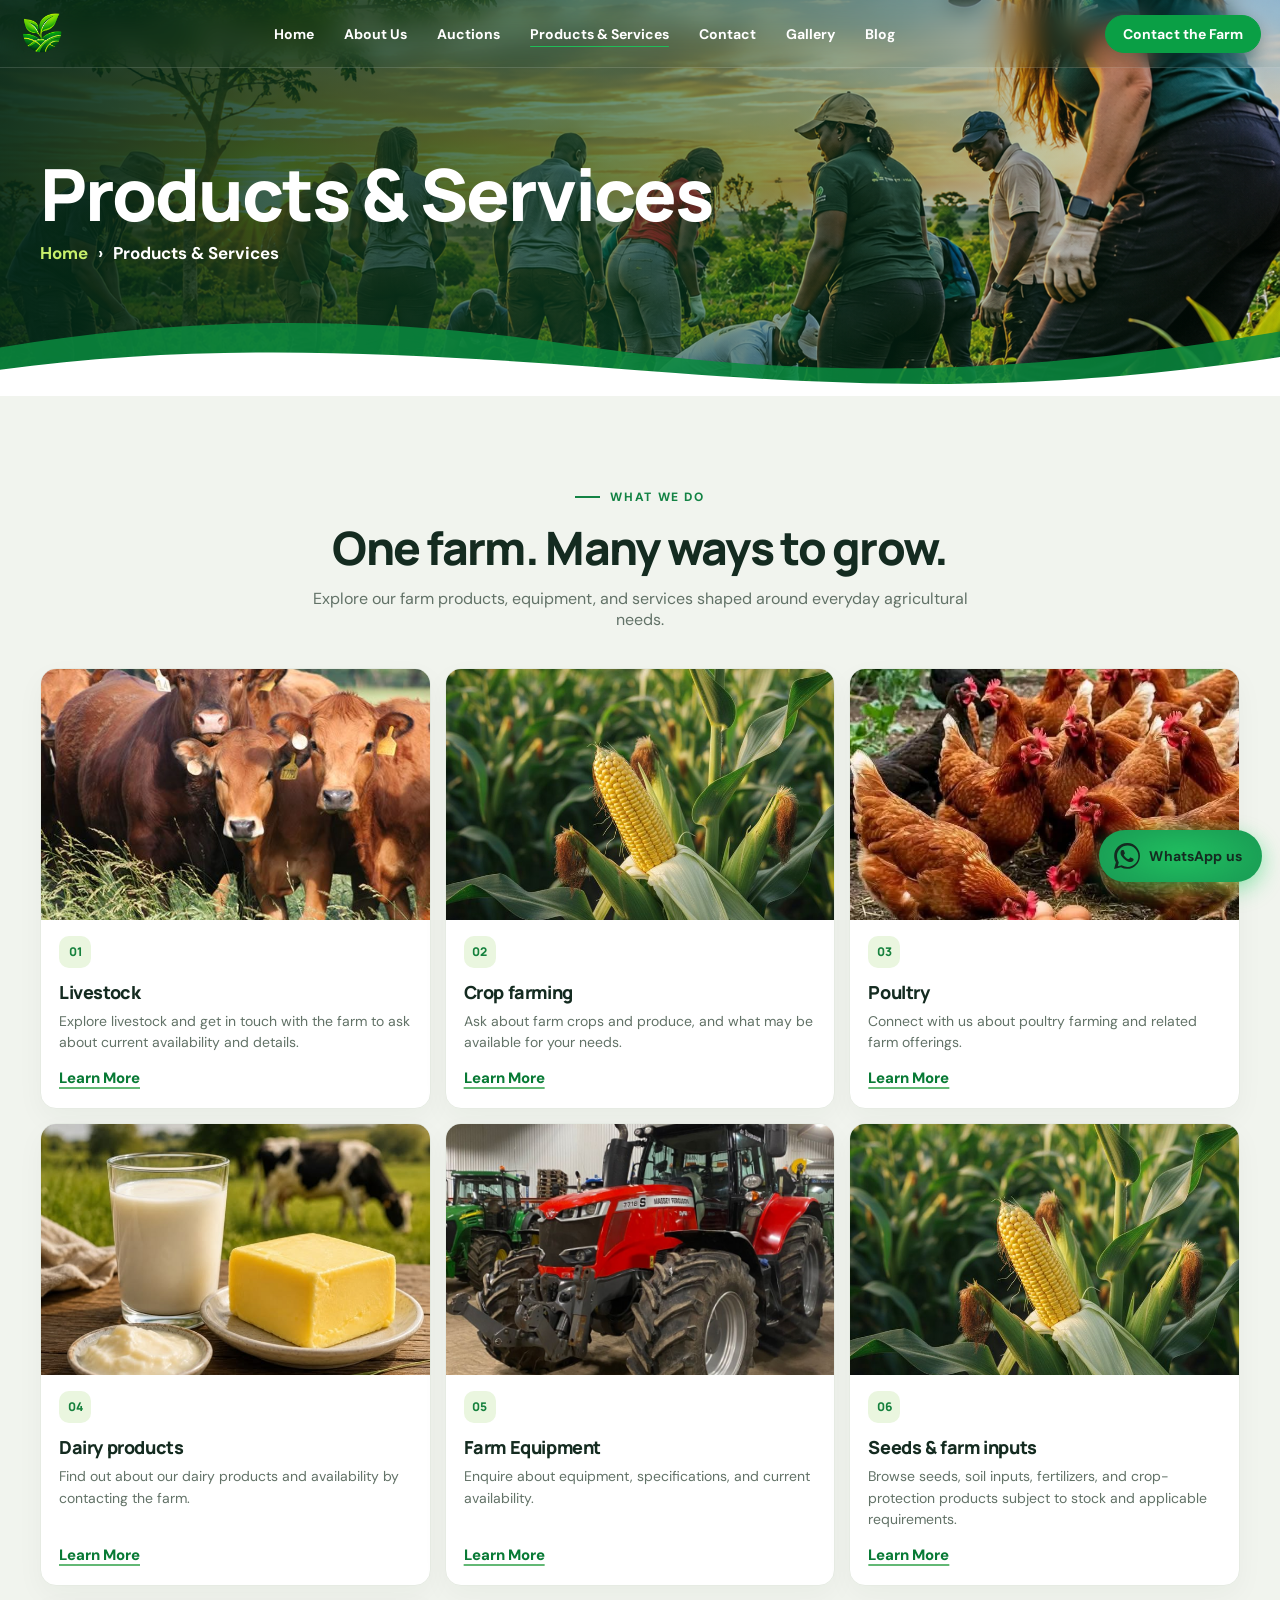
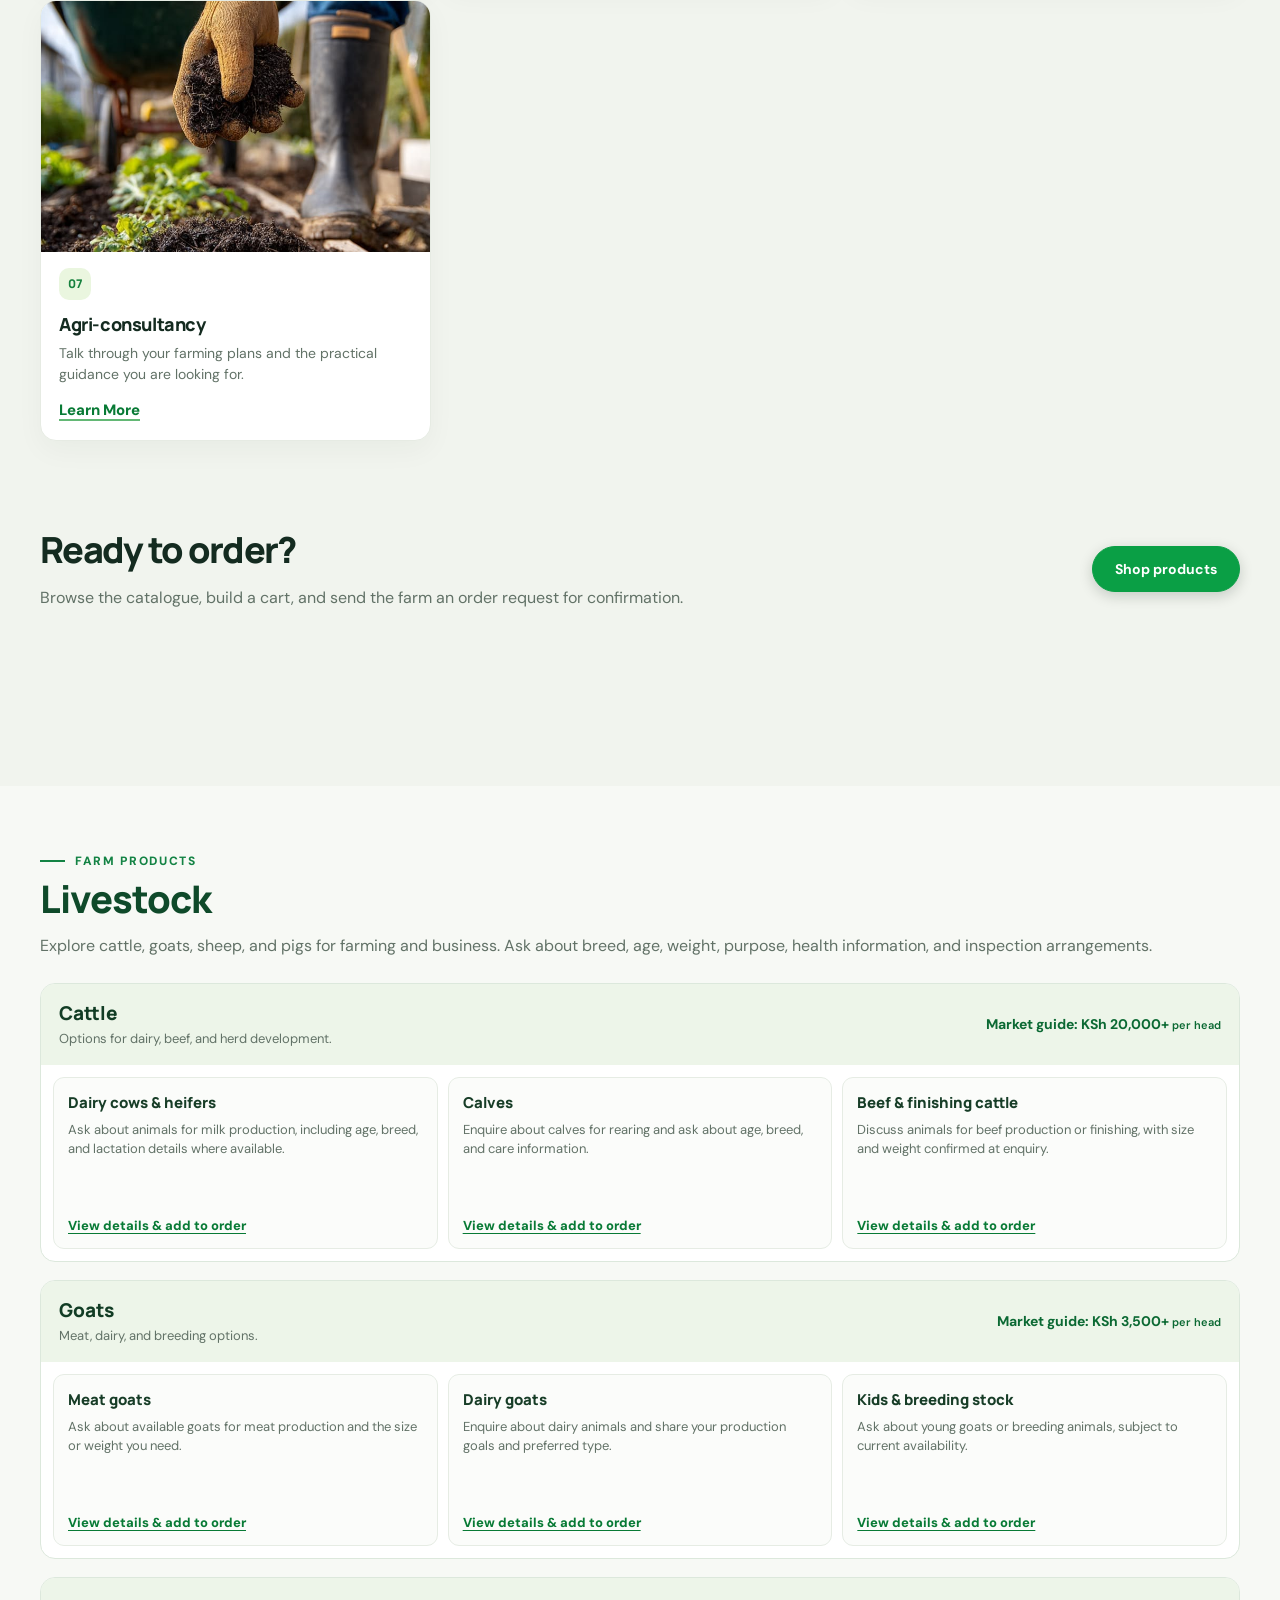
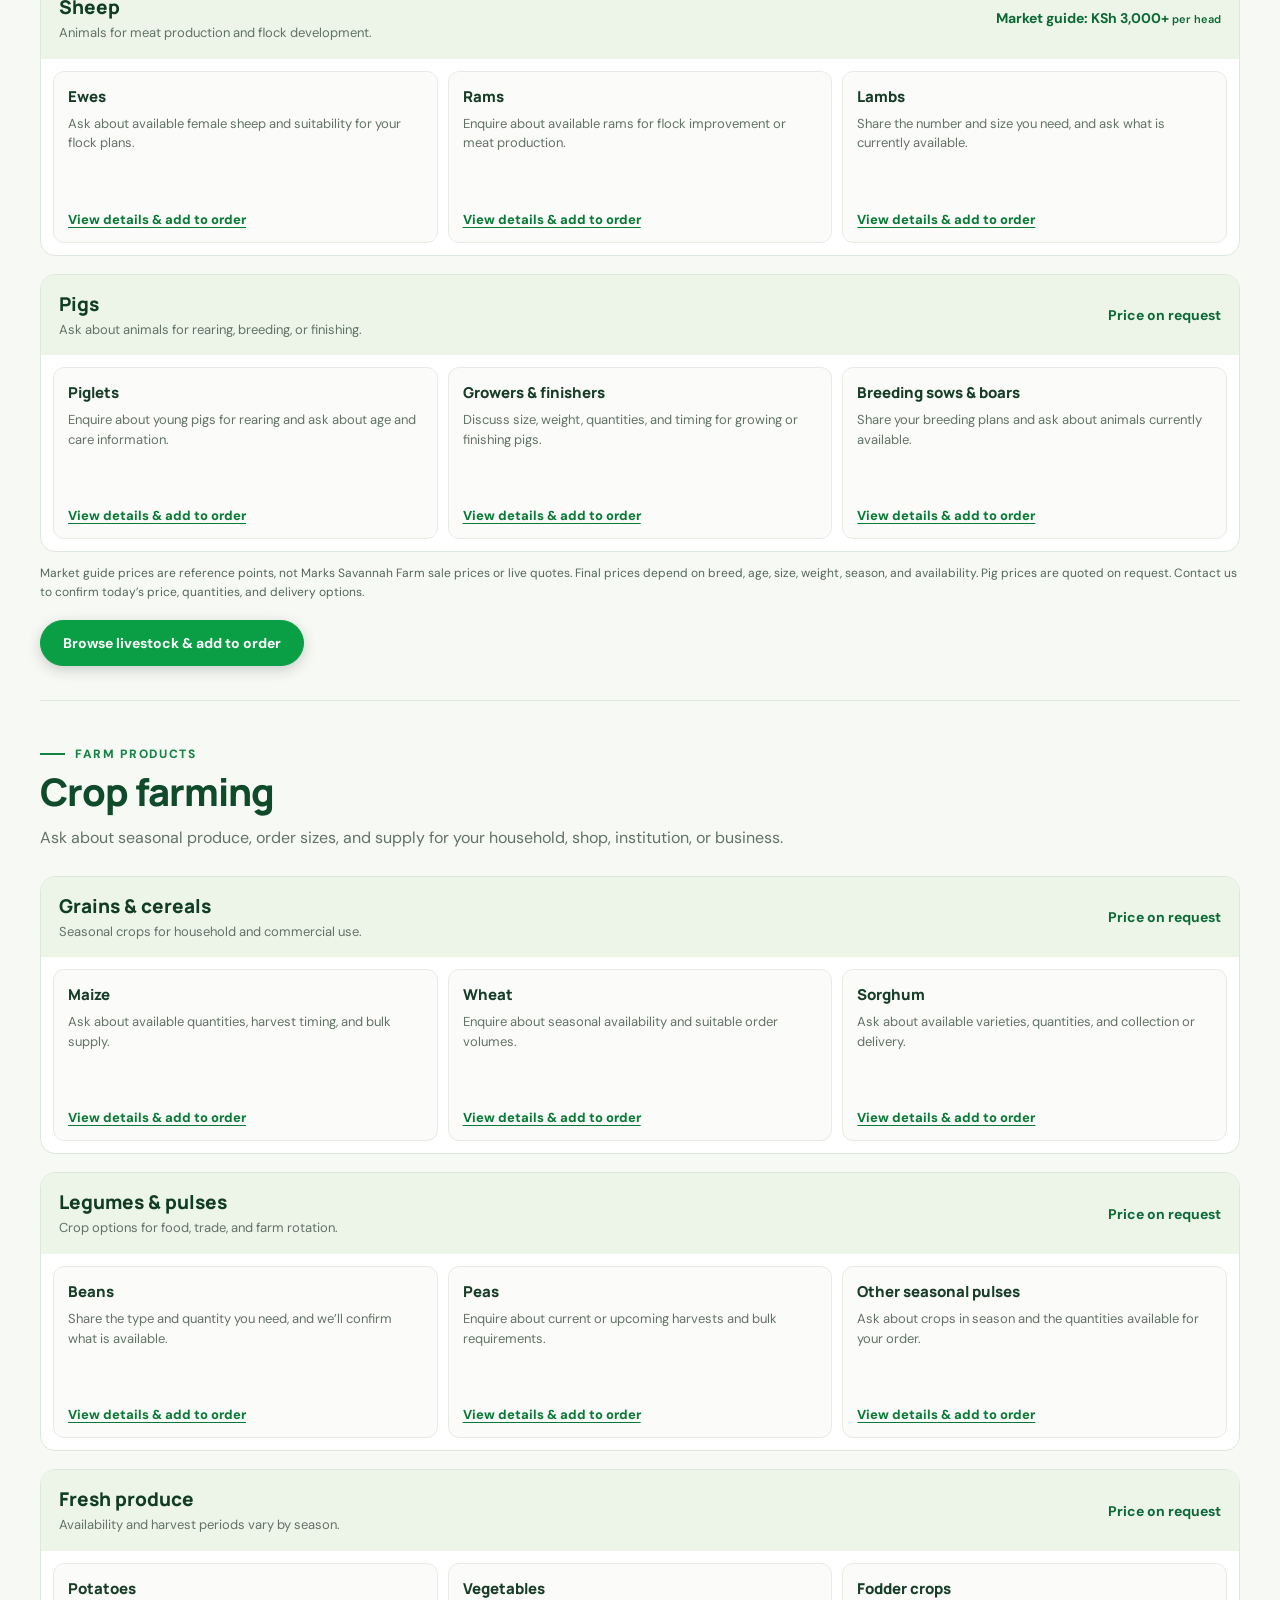
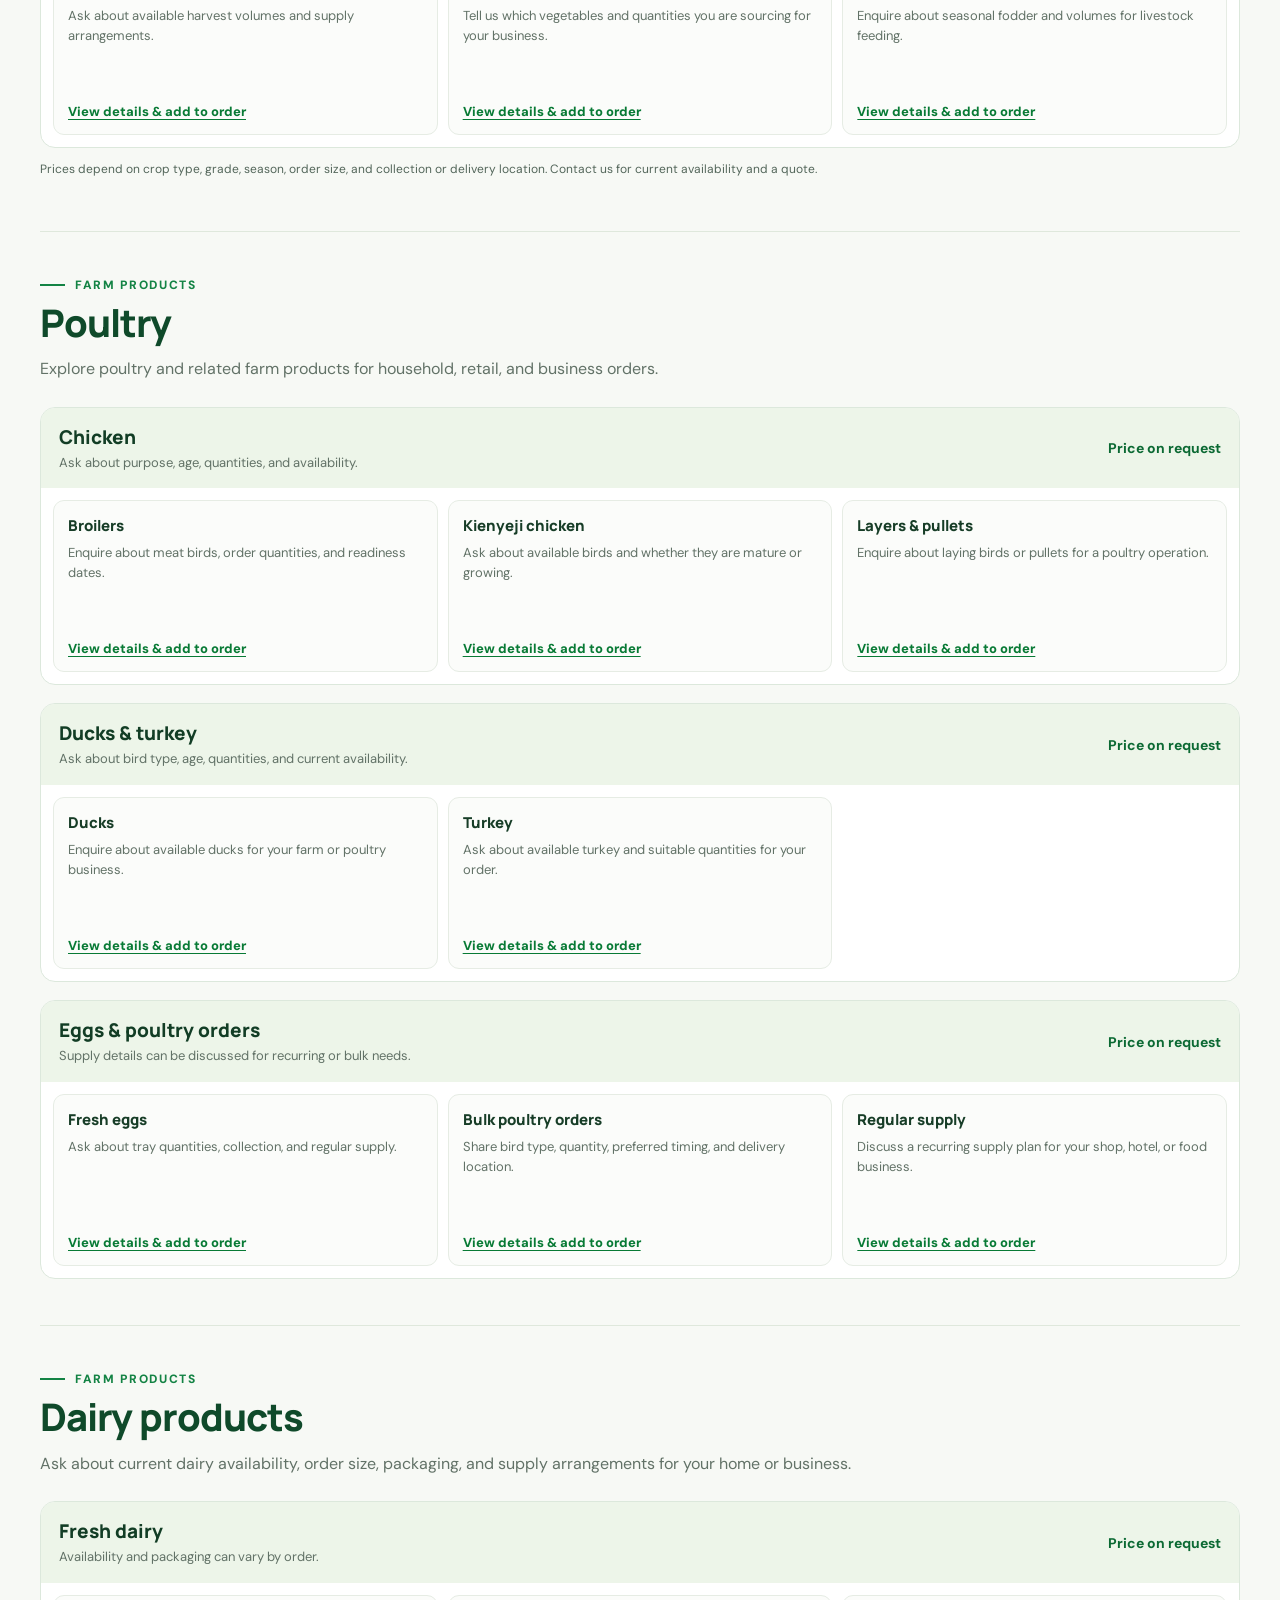
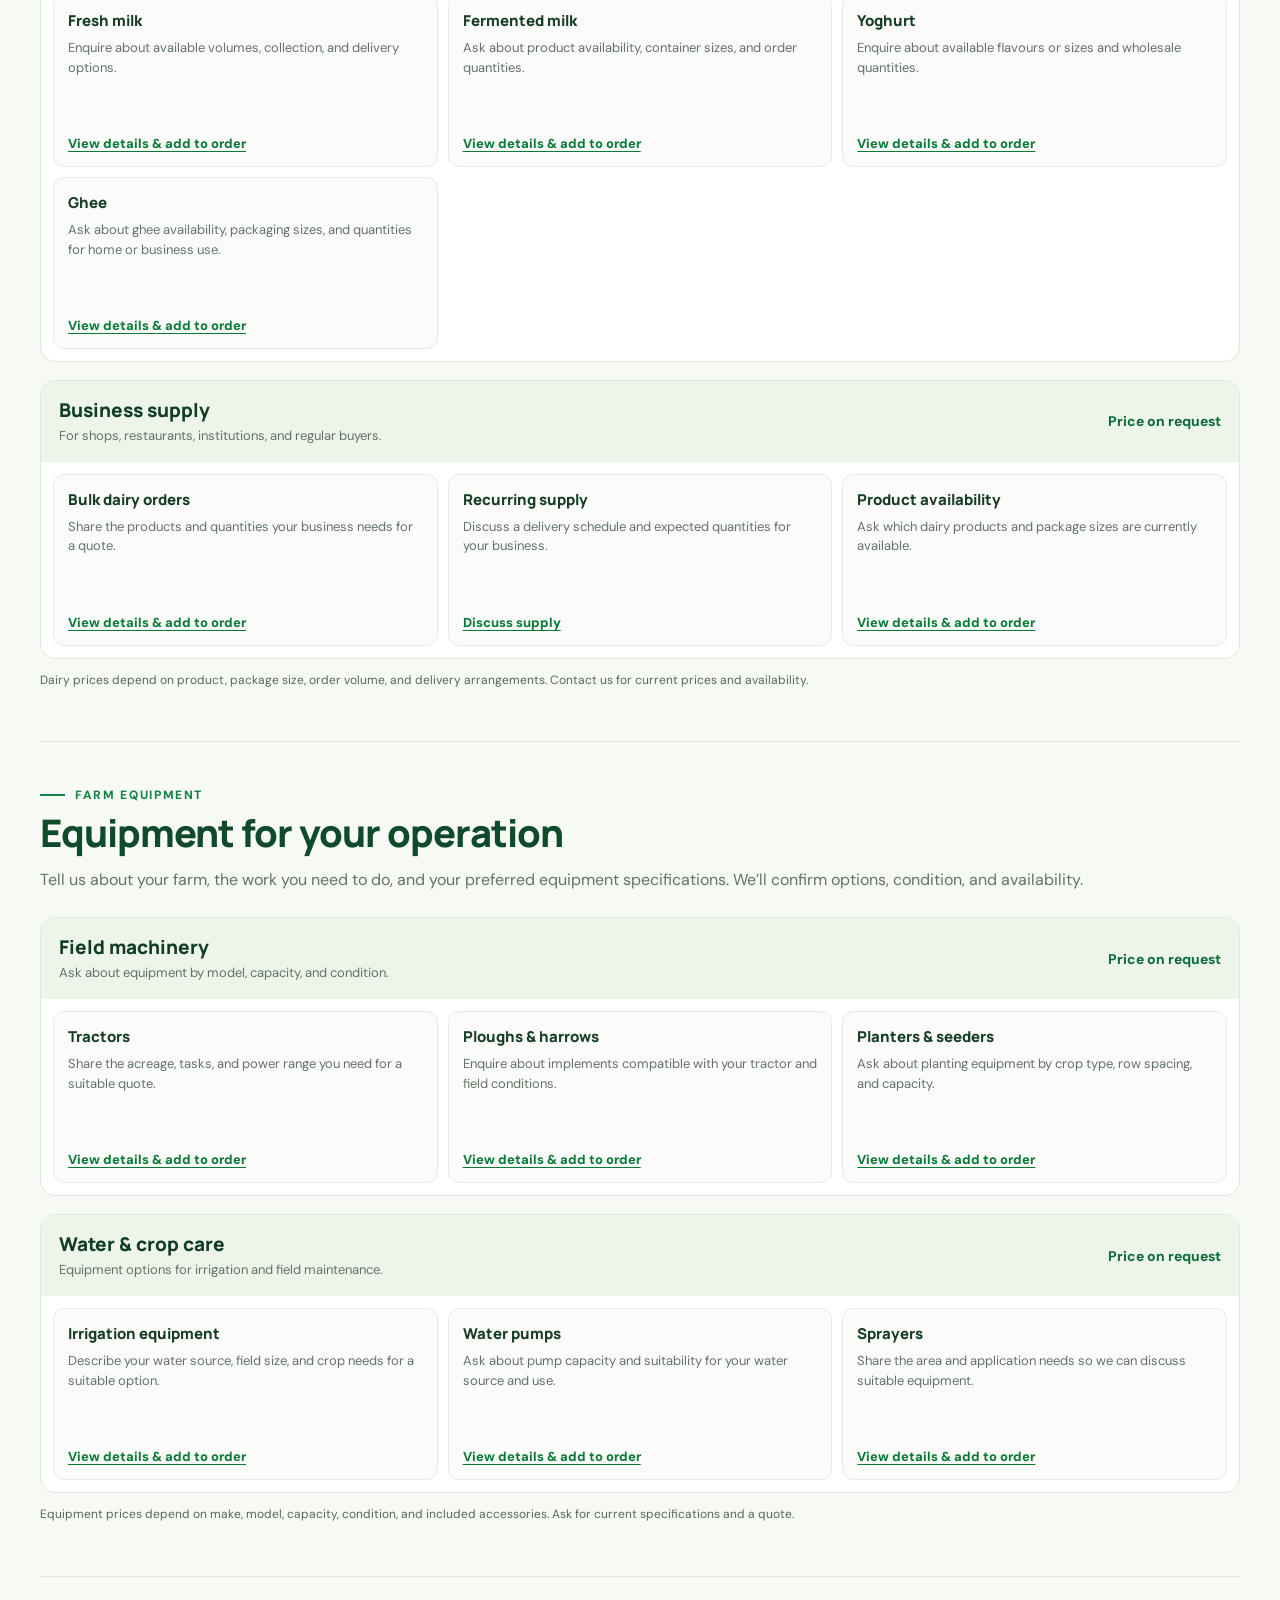
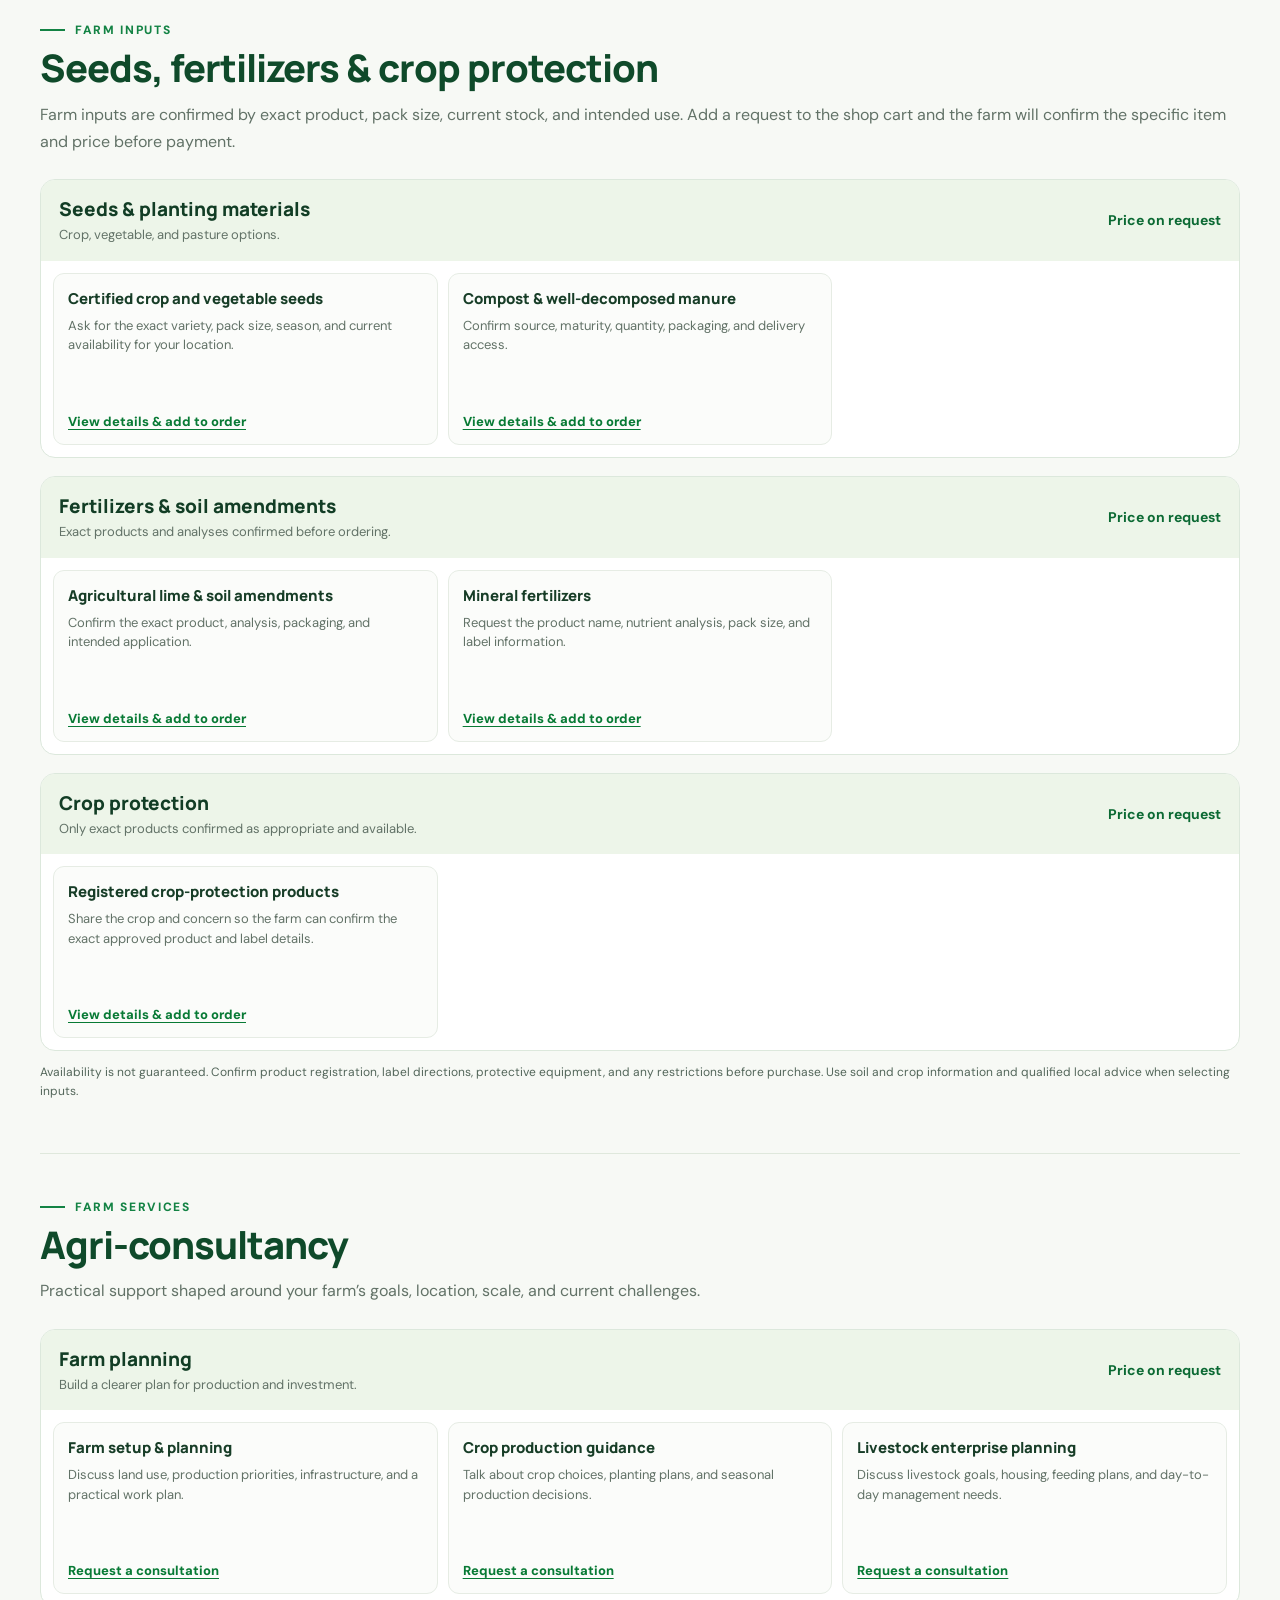
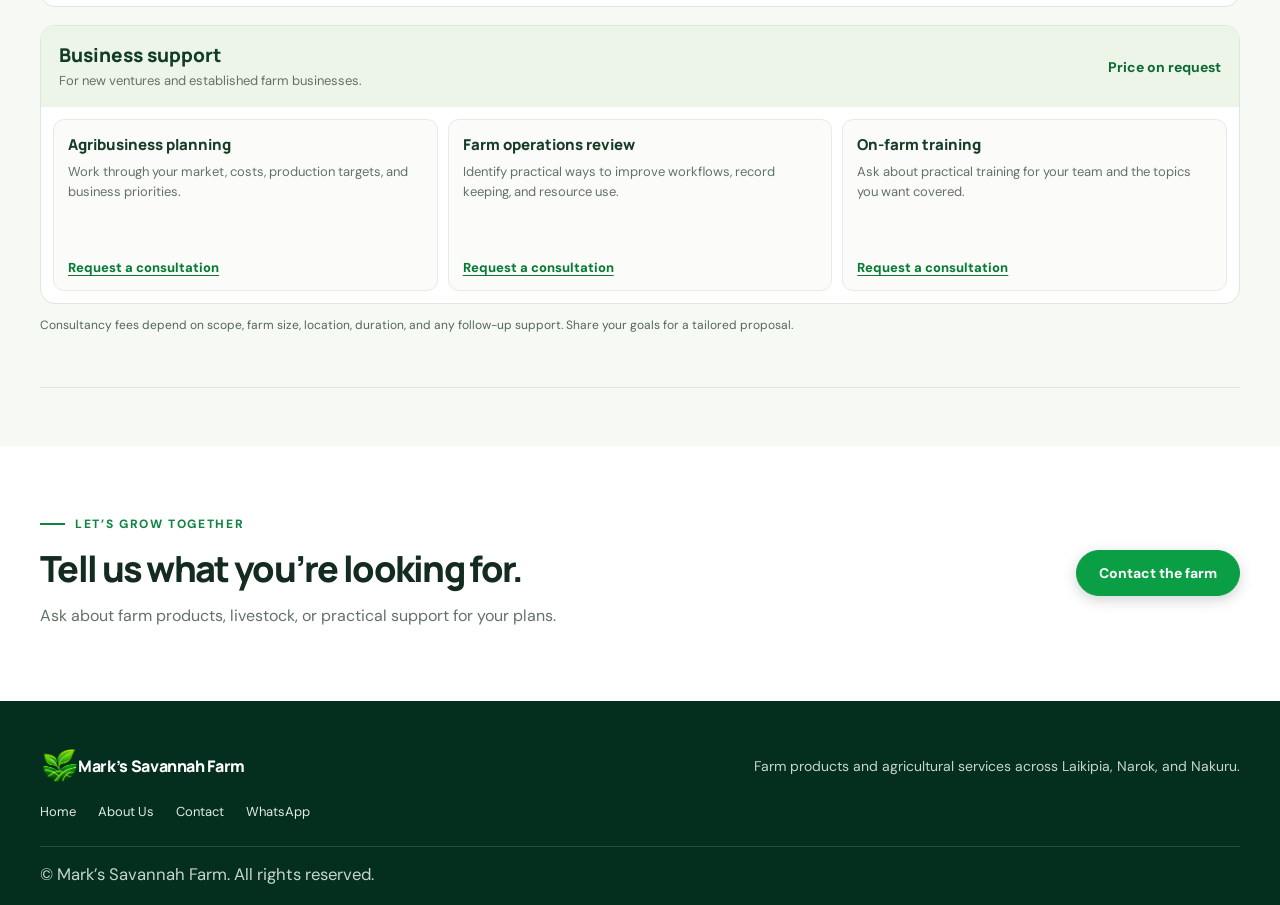
<file: products-and-services.html>
<!doctype html>
<html lang="en" class="page-about page-services">
  <head>
    <meta charset="utf-8">
    <meta name="viewport" content="width=device-width,initial-scale=1">
    <meta name="theme-color" content="#073d26">
    <link rel="manifest" href="manifest.webmanifest">
    <link rel="icon" href="Assets/Glossy%20Green%20Agriculture%20Emblem.png" type="image/png">
    <title>Products &amp; Services | Mark’s Savannah Farm</title>
    <meta name="description" content="Explore livestock, crops, poultry, dairy products, farm equipment, and agri-consultancy from Mark’s Savannah Farm.">
    <link rel="preconnect" href="https://fonts.googleapis.com">
    <link rel="preconnect" href="https://fonts.gstatic.com" crossorigin>
    <link href="https://fonts.googleapis.com/css2?family=DM+Sans:wght@400;500;600;700&family=Manrope:wght@400;500;600;700;800&display=swap" rel="stylesheet">
    <link rel="stylesheet" href="CSS/site.css?v=156">
  </head>
  <body class="page-about page-services">
    <nav class="nav">
      <a class="brand" href="index.html" aria-label="Mark's Savannah Farm home">
        <img class="farm-logo" src="Assets/Glossy%20Green%20Agriculture%20Emblem.png" alt="Mark’s Savannah Farm">
      </a>
      <button class="nav-menu-toggle" type="button" aria-expanded="false" aria-controls="primary-navigation" aria-label="Open navigation">
        <span></span><span></span><span></span>
      </button>
      <div class="links" id="primary-navigation">
        <a href="index.html">Home</a>
        <a href="about-us.html">About Us</a>
        <a href="auctions.html">Auctions</a>
        <div class="nav-dropdown">
          <button class="nav-dropdown-toggle is-current" type="button" aria-current="page" aria-expanded="false" aria-controls="products-menu">Products &amp; Services</button>
          <div class="nav-dropdown-menu" id="products-menu">
            <div class="mega-col">
              <div class="mega-title">Livestock</div>
              <div class="mega-links">
                <a href="index.html?animal=Cattle#livestock" data-nav-livestock-type="Cattle" data-preview="cattle">Cattle</a>
                <a href="index.html?animal=Goat#livestock" data-nav-livestock-type="Goat" data-preview="goat">Goats</a>
                <a href="index.html?animal=Sheep#livestock" data-nav-livestock-type="Sheep" data-preview="sheep">Sheep</a>
                <a href="index.html?animal=Chicken#livestock" data-nav-livestock-type="Chicken" data-preview="chicken">Poultry</a>
                <a href="index.html?animal=Pig#livestock" data-nav-livestock-type="Pig" data-preview="pig">Pigs</a>
                <a class="mega-all" href="index.html#livestock" data-nav-livestock-type="all">View all livestock</a>
              </div>
            </div>
            <div class="mega-col">
              <div class="mega-title">From the farm</div>
              <div class="mega-links">
                <a href="shop.html?category=Crops" data-preview="crops">Crops</a>
                <a href="shop.html?category=Poultry" data-preview="poultryFarming">Poultry Farming</a>
                <a href="shop.html?category=Dairy" data-preview="dairy">Dairy Products</a>
                <a href="shop.html?category=Equipment" data-preview="equipment">Farm Equipment</a>
              </div>
            </div>
            <div class="mega-col">
              <div class="mega-title">Services</div>
              <div class="mega-links">
                <a href="https://wa.me/254706894568?text=Hello%20Mark%27s%20Savannah%20Farm%2C%20I%27d%20like%20to%20ask%20about%20agri-consultancy." target="_blank" rel="noopener" data-preview="consultancy">Agri-Consultancy</a>
                <a href="blog.html#guide-enterprise">Buying guide</a>
                <a class="mega-all" href="products-and-services.html" aria-current="page">View all products &amp; services</a>
              </div>
            </div>
            <a class="mega-feature" href="index.html#livestock" data-nav-livestock-type="all"><span class="mega-img is-on" aria-hidden="true" style="background-image:url('Assets/Hero%20background.png')"></span><span class="mega-img" aria-hidden="true"></span><span class="mega-caption">Browse all livestock</span></a>
          </div>
        </div>
        <a href="contact.html">Contact</a>
        <a href="gallery.html">Gallery</a>
        <a href="blog.html">Blog</a>
      </div>
      <a class="nav-quote" href="contact.html">Contact the Farm</a>
    </nav>

    <main>
      <section class="about-banner">
        <div class="about-banner-inner">
          <h1>Products &amp; Services</h1>
          <p class="about-crumbs"><a href="index.html">Home</a><span aria-hidden="true">&rsaquo;</span><span>Products &amp; Services</span></p>
        </div>
      </section>

      <section class="about-offerings">
        <div class="about-wrap">
          <div class="about-section-heading"><span class="about-eyebrow about-eyebrow-dark">What we do</span><h2>One farm. Many ways to grow.</h2><p>Explore our farm products, equipment, and services shaped around everyday agricultural needs.</p></div>
          <div class="about-offering-grid">
            <article id="livestock"><img class="about-offering-image" src="Assets/Cattle%20dropdown.jpg" alt="Cattle at the farm"><div class="about-offering-copy"><span class="about-card-number">01</span><h3>Livestock</h3><p>Explore livestock and get in touch with the farm to ask about current availability and details.</p><a class="about-offering-more" href="#details-livestock">Learn More</a></div></article>
            <article id="crop-farming"><img class="about-offering-image" src="Assets/Crops.jpg" alt="Crops growing in a farm field"><div class="about-offering-copy"><span class="about-card-number">02</span><h3>Crop farming</h3><p>Ask about farm crops and produce, and what may be available for your needs.</p><a class="about-offering-more" href="#details-crops">Learn More</a></div></article>
            <article id="poultry-farming"><img class="about-offering-image" src="Assets/poultry%20Frming.jpg" alt="Poultry raised on the farm"><div class="about-offering-copy"><span class="about-card-number">03</span><h3>Poultry</h3><p>Connect with us about poultry farming and related farm offerings.</p><a class="about-offering-more" href="#details-poultry">Learn More</a></div></article>
            <article id="dairy-products"><img class="about-offering-image" src="Assets/Dairy%20Products.jpg" alt="Fresh dairy products from the farm"><div class="about-offering-copy"><span class="about-card-number">04</span><h3>Dairy products</h3><p>Find out about our dairy products and availability by contacting the farm.</p><a class="about-offering-more" href="#details-dairy">Learn More</a></div></article>
            <article id="farm-equipment"><img class="about-offering-image" src="Assets/Farm%20Equipments.jpg" alt="Farm tractors and agricultural equipment"><div class="about-offering-copy"><span class="about-card-number">05</span><h3>Farm Equipment</h3><p>Enquire about equipment, specifications, and current availability.</p><a class="about-offering-more" href="#details-equipment">Learn More</a></div></article>
            <article id="farm-inputs"><img class="about-offering-image" src="Assets/Crops.jpg" alt="Crops growing in a farm field"><div class="about-offering-copy"><span class="about-card-number">06</span><h3>Seeds &amp; farm inputs</h3><p>Browse seeds, soil inputs, fertilizers, and crop-protection products subject to stock and applicable requirements.</p><a class="about-offering-more" href="#details-inputs">Learn More</a></div></article>
            <article id="agri-consultancy"><img class="about-offering-image" src="Assets/Agri-Consultancy.jpg" alt="A young crop growing in rich soil"><div class="about-offering-copy"><span class="about-card-number">07</span><h3>Agri-consultancy</h3><p>Talk through your farming plans and the practical guidance you are looking for.</p><a class="about-offering-more" href="#details-consultancy">Learn More</a></div></article>
          </div>
          <div class="about-cta shop-page-cta"><div><h2>Ready to order?</h2><p>Browse the catalogue, build a cart, and send the farm an order request for confirmation.</p></div><a class="about-primary-button" href="shop.html">Shop products</a></div>
        </div>
      </section>

      <section class="about-product-details" aria-label="Product and service details">
        <div class="about-wrap">
          <article class="product-detail" id="details-livestock">
            <div><span class="about-eyebrow about-eyebrow-dark">Farm products</span><h2>Livestock</h2><p>Explore cattle, goats, sheep, and pigs for farming and business. Ask about breed, age, weight, purpose, health information, and inspection arrangements.</p>
              <div class="livestock-catalog" aria-label="Livestock products and price guides">
                <section class="livestock-group" aria-labelledby="cattle-products-title">
                  <header><div><h3 id="cattle-products-title">Cattle</h3><p>Options for dairy, beef, and herd development.</p></div><strong>Market guide: KSh 20,000+ <small>per head</small></strong></header>
                  <div class="livestock-products">
                    <article class="livestock-product"><h4>Dairy cows &amp; heifers</h4><p>Ask about animals for milk production, including age, breed, and lactation details where available.</p><a href="https://wa.me/254706894568?text=Hello%20Mark%27s%20Savannah%20Farm%2C%20I%27m%20interested%20in%20dairy%20cows%20or%20heifers.%20Please%20share%20availability%20and%20a%20current%20quote." target="_blank" rel="noopener">Request a quote</a></article>
                    <article class="livestock-product"><h4>Calves</h4><p>Enquire about calves for rearing and ask about age, breed, and care information.</p><a href="https://wa.me/254706894568?text=Hello%20Mark%27s%20Savannah%20Farm%2C%20I%27m%20interested%20in%20calves.%20Please%20share%20availability%20and%20a%20current%20quote." target="_blank" rel="noopener">Request a quote</a></article>
                    <article class="livestock-product"><h4>Beef &amp; finishing cattle</h4><p>Discuss animals for beef production or finishing, with size and weight confirmed at enquiry.</p><a href="https://wa.me/254706894568?text=Hello%20Mark%27s%20Savannah%20Farm%2C%20I%27m%20interested%20in%20beef%20or%20finishing%20cattle.%20Please%20share%20availability%20and%20a%20current%20quote." target="_blank" rel="noopener">Request a quote</a></article>
                  </div>
                </section>
                <section class="livestock-group" aria-labelledby="goat-products-title">
                  <header><div><h3 id="goat-products-title">Goats</h3><p>Meat, dairy, and breeding options.</p></div><strong>Market guide: KSh 3,500+ <small>per head</small></strong></header>
                  <div class="livestock-products">
                    <article class="livestock-product"><h4>Meat goats</h4><p>Ask about available goats for meat production and the size or weight you need.</p><a href="https://wa.me/254706894568?text=Hello%20Mark%27s%20Savannah%20Farm%2C%20I%27m%20interested%20in%20meat%20goats.%20Please%20share%20availability%20and%20a%20current%20quote." target="_blank" rel="noopener">Request a quote</a></article>
                    <article class="livestock-product"><h4>Dairy goats</h4><p>Enquire about dairy animals and share your production goals and preferred type.</p><a href="https://wa.me/254706894568?text=Hello%20Mark%27s%20Savannah%20Farm%2C%20I%27m%20interested%20in%20dairy%20goats.%20Please%20share%20availability%20and%20a%20current%20quote." target="_blank" rel="noopener">Request a quote</a></article>
                    <article class="livestock-product"><h4>Kids &amp; breeding stock</h4><p>Ask about young goats or breeding animals, subject to current availability.</p><a href="https://wa.me/254706894568?text=Hello%20Mark%27s%20Savannah%20Farm%2C%20I%27m%20interested%20in%20goat%20kids%20or%20breeding%20stock.%20Please%20share%20availability%20and%20a%20current%20quote." target="_blank" rel="noopener">Request a quote</a></article>
                  </div>
                </section>
                <section class="livestock-group" aria-labelledby="sheep-products-title">
                  <header><div><h3 id="sheep-products-title">Sheep</h3><p>Animals for meat production and flock development.</p></div><strong>Market guide: KSh 3,000+ <small>per head</small></strong></header>
                  <div class="livestock-products">
                    <article class="livestock-product"><h4>Ewes</h4><p>Ask about available female sheep and suitability for your flock plans.</p><a href="https://wa.me/254706894568?text=Hello%20Mark%27s%20Savannah%20Farm%2C%20I%27m%20interested%20in%20ewes.%20Please%20share%20availability%20and%20a%20current%20quote." target="_blank" rel="noopener">Request a quote</a></article>
                    <article class="livestock-product"><h4>Rams</h4><p>Enquire about available rams for flock improvement or meat production.</p><a href="https://wa.me/254706894568?text=Hello%20Mark%27s%20Savannah%20Farm%2C%20I%27m%20interested%20in%20rams.%20Please%20share%20availability%20and%20a%20current%20quote." target="_blank" rel="noopener">Request a quote</a></article>
                    <article class="livestock-product"><h4>Lambs</h4><p>Share the number and size you need, and ask what is currently available.</p><a href="https://wa.me/254706894568?text=Hello%20Mark%27s%20Savannah%20Farm%2C%20I%27m%20interested%20in%20lambs.%20Please%20share%20availability%20and%20a%20current%20quote." target="_blank" rel="noopener">Request a quote</a></article>
                  </div>
                </section>
                <section class="livestock-group" aria-labelledby="pig-products-title">
                  <header><div><h3 id="pig-products-title">Pigs</h3><p>Ask about animals for rearing, breeding, or finishing.</p></div><strong>Price on request</strong></header>
                  <div class="livestock-products">
                    <article class="livestock-product"><h4>Piglets</h4><p>Enquire about young pigs for rearing and ask about age and care information.</p><a href="https://wa.me/254706894568?text=Hello%20Mark%27s%20Savannah%20Farm%2C%20I%27m%20interested%20in%20piglets.%20Please%20share%20availability%20and%20a%20current%20quote." target="_blank" rel="noopener">Request a quote</a></article>
                    <article class="livestock-product"><h4>Growers &amp; finishers</h4><p>Discuss size, weight, quantities, and timing for growing or finishing pigs.</p><a href="https://wa.me/254706894568?text=Hello%20Mark%27s%20Savannah%20Farm%2C%20I%27m%20interested%20in%20grower%20or%20finisher%20pigs.%20Please%20share%20availability%20and%20a%20current%20quote." target="_blank" rel="noopener">Request a quote</a></article>
                    <article class="livestock-product"><h4>Breeding sows &amp; boars</h4><p>Share your breeding plans and ask about animals currently available.</p><a href="https://wa.me/254706894568?text=Hello%20Mark%27s%20Savannah%20Farm%2C%20I%27m%20interested%20in%20breeding%20sows%20or%20boars.%20Please%20share%20availability%20and%20a%20current%20quote." target="_blank" rel="noopener">Request a quote</a></article>
                  </div>
                </section>
              </div>
              <p class="livestock-price-note">Market guide prices are reference points, not Marks Savannah Farm sale prices or live quotes. Final prices depend on breed, age, size, weight, season, and availability. Pig prices are quoted on request. Contact us to confirm today’s price, quantities, and delivery options.</p>
              <a class="about-primary-button" href="shop.html?category=Livestock">Browse livestock &amp; add to order</a></div>
          </article>
          <article class="product-detail product-catalog-detail" id="details-crops">
            <div><span class="about-eyebrow about-eyebrow-dark">Farm products</span><h2>Crop farming</h2><p>Ask about seasonal produce, order sizes, and supply for your household, shop, institution, or business.</p>
              <div class="livestock-catalog" aria-label="Crop products and prices">
                <section class="livestock-group"><header><div><h3>Grains &amp; cereals</h3><p>Seasonal crops for household and commercial use.</p></div><strong>Price on request</strong></header><div class="livestock-products">
                  <article class="livestock-product"><h4>Maize</h4><p>Ask about available quantities, harvest timing, and bulk supply.</p><a href="https://wa.me/254706894568?text=Hello%20Mark%27s%20Savannah%20Farm%2C%20I%27m%20interested%20in%20maize.%20Please%20share%20availability%2C%20quantity%2C%20and%20price." target="_blank" rel="noopener">Request price &amp; availability</a></article>
                  <article class="livestock-product"><h4>Wheat</h4><p>Enquire about seasonal availability and suitable order volumes.</p><a href="https://wa.me/254706894568?text=Hello%20Mark%27s%20Savannah%20Farm%2C%20I%27m%20interested%20in%20wheat.%20Please%20share%20availability%2C%20quantity%2C%20and%20price." target="_blank" rel="noopener">Request price &amp; availability</a></article>
                  <article class="livestock-product"><h4>Sorghum</h4><p>Ask about available varieties, quantities, and collection or delivery.</p><a href="https://wa.me/254706894568?text=Hello%20Mark%27s%20Savannah%20Farm%2C%20I%27m%20interested%20in%20sorghum.%20Please%20share%20availability%2C%20quantity%2C%20and%20price." target="_blank" rel="noopener">Request price &amp; availability</a></article>
                </div></section>
                <section class="livestock-group"><header><div><h3>Legumes &amp; pulses</h3><p>Crop options for food, trade, and farm rotation.</p></div><strong>Price on request</strong></header><div class="livestock-products">
                  <article class="livestock-product"><h4>Beans</h4><p>Share the type and quantity you need, and we’ll confirm what is available.</p><a href="https://wa.me/254706894568?text=Hello%20Mark%27s%20Savannah%20Farm%2C%20I%27m%20interested%20in%20beans.%20Please%20share%20availability%2C%20quantity%2C%20and%20price." target="_blank" rel="noopener">Request price &amp; availability</a></article>
                  <article class="livestock-product"><h4>Peas</h4><p>Enquire about current or upcoming harvests and bulk requirements.</p><a href="https://wa.me/254706894568?text=Hello%20Mark%27s%20Savannah%20Farm%2C%20I%27m%20interested%20in%20peas.%20Please%20share%20availability%2C%20quantity%2C%20and%20price." target="_blank" rel="noopener">Request price &amp; availability</a></article>
                  <article class="livestock-product"><h4>Other seasonal pulses</h4><p>Ask about crops in season and the quantities available for your order.</p><a href="https://wa.me/254706894568?text=Hello%20Mark%27s%20Savannah%20Farm%2C%20please%20share%20available%20seasonal%20pulses%2C%20quantities%2C%20and%20prices." target="_blank" rel="noopener">Request price &amp; availability</a></article>
                </div></section>
                <section class="livestock-group"><header><div><h3>Fresh produce</h3><p>Availability and harvest periods vary by season.</p></div><strong>Price on request</strong></header><div class="livestock-products">
                  <article class="livestock-product"><h4>Potatoes</h4><p>Ask about available harvest volumes and supply arrangements.</p><a href="https://wa.me/254706894568?text=Hello%20Mark%27s%20Savannah%20Farm%2C%20I%27m%20interested%20in%20potatoes.%20Please%20share%20availability%2C%20quantity%2C%20and%20price." target="_blank" rel="noopener">Request price &amp; availability</a></article>
                  <article class="livestock-product"><h4>Vegetables</h4><p>Tell us which vegetables and quantities you are sourcing for your business.</p><a href="https://wa.me/254706894568?text=Hello%20Mark%27s%20Savannah%20Farm%2C%20please%20share%20available%20vegetables%2C%20quantities%2C%20and%20prices." target="_blank" rel="noopener">Request price &amp; availability</a></article>
                  <article class="livestock-product"><h4>Fodder crops</h4><p>Enquire about seasonal fodder and volumes for livestock feeding.</p><a href="https://wa.me/254706894568?text=Hello%20Mark%27s%20Savannah%20Farm%2C%20I%27m%20interested%20in%20fodder%20crops.%20Please%20share%20availability%2C%20quantity%2C%20and%20price." target="_blank" rel="noopener">Request price &amp; availability</a></article>
                </div></section>
              </div><p class="livestock-price-note">Prices depend on crop type, grade, season, order size, and collection or delivery location. Contact us for current availability and a quote.</p>
            </div>
          </article>
          <article class="product-detail product-catalog-detail" id="details-poultry">
            <div><span class="about-eyebrow about-eyebrow-dark">Farm products</span><h2>Poultry</h2><p>Explore poultry and related farm products for household, retail, and business orders.</p>
              <div class="livestock-catalog" aria-label="Poultry products and prices">
                <section class="livestock-group"><header><div><h3>Chicken</h3><p>Ask about purpose, age, quantities, and availability.</p></div><strong>Price on request</strong></header><div class="livestock-products">
                  <article class="livestock-product"><h4>Broilers</h4><p>Enquire about meat birds, order quantities, and readiness dates.</p><a href="https://wa.me/254706894568?text=Hello%20Mark%27s%20Savannah%20Farm%2C%20I%27m%20interested%20in%20broilers.%20Please%20share%20availability%2C%20quantity%2C%20and%20price." target="_blank" rel="noopener">Request price &amp; availability</a></article>
                  <article class="livestock-product"><h4>Kienyeji chicken</h4><p>Ask about available birds and whether they are mature or growing.</p><a href="https://wa.me/254706894568?text=Hello%20Mark%27s%20Savannah%20Farm%2C%20I%27m%20interested%20in%20Kienyeji%20chicken.%20Please%20share%20availability%2C%20quantity%2C%20and%20price." target="_blank" rel="noopener">Request price &amp; availability</a></article>
                  <article class="livestock-product"><h4>Layers &amp; pullets</h4><p>Enquire about laying birds or pullets for a poultry operation.</p><a href="https://wa.me/254706894568?text=Hello%20Mark%27s%20Savannah%20Farm%2C%20I%27m%20interested%20in%20layers%20or%20pullets.%20Please%20share%20availability%2C%20quantity%2C%20and%20price." target="_blank" rel="noopener">Request price &amp; availability</a></article>
                </div></section>
                <section class="livestock-group"><header><div><h3>Ducks &amp; turkey</h3><p>Ask about bird type, age, quantities, and current availability.</p></div><strong>Price on request</strong></header><div class="livestock-products">
                  <article class="livestock-product"><h4>Ducks</h4><p>Enquire about available ducks for your farm or poultry business.</p><a href="https://wa.me/254706894568?text=Hello%20Mark%27s%20Savannah%20Farm%2C%20I%27m%20interested%20in%20ducks.%20Please%20share%20availability%2C%20quantity%2C%20and%20price." target="_blank" rel="noopener">Request price &amp; availability</a></article>
                  <article class="livestock-product"><h4>Turkey</h4><p>Ask about available turkey and suitable quantities for your order.</p><a href="https://wa.me/254706894568?text=Hello%20Mark%27s%20Savannah%20Farm%2C%20I%27m%20interested%20in%20turkey.%20Please%20share%20availability%2C%20quantity%2C%20and%20price." target="_blank" rel="noopener">Request price &amp; availability</a></article>
                </div></section>
                <section class="livestock-group"><header><div><h3>Eggs &amp; poultry orders</h3><p>Supply details can be discussed for recurring or bulk needs.</p></div><strong>Price on request</strong></header><div class="livestock-products">
                  <article class="livestock-product"><h4>Fresh eggs</h4><p>Ask about tray quantities, collection, and regular supply.</p><a href="https://wa.me/254706894568?text=Hello%20Mark%27s%20Savannah%20Farm%2C%20I%27m%20interested%20in%20fresh%20eggs.%20Please%20share%20availability%2C%20quantity%2C%20and%20price." target="_blank" rel="noopener">Request price &amp; availability</a></article>
                  <article class="livestock-product"><h4>Bulk poultry orders</h4><p>Share bird type, quantity, preferred timing, and delivery location.</p><a href="https://wa.me/254706894568?text=Hello%20Mark%27s%20Savannah%20Farm%2C%20I%27d%20like%20to%20discuss%20a%20bulk%20poultry%20order.%20Please%20share%20availability%20and%20pricing." target="_blank" rel="noopener">Request a bulk quote</a></article>
                  <article class="livestock-product"><h4>Regular supply</h4><p>Discuss a recurring supply plan for your shop, hotel, or food business.</p><a href="https://wa.me/254706894568?text=Hello%20Mark%27s%20Savannah%20Farm%2C%20I%27d%20like%20to%20discuss%20regular%20poultry%20or%20egg%20supply%20for%20my%20business." target="_blank" rel="noopener">Discuss supply</a></article>
                </div></section>
              </div>
            </div>
          </article>
          <article class="product-detail product-catalog-detail" id="details-dairy">
            <div><span class="about-eyebrow about-eyebrow-dark">Farm products</span><h2>Dairy products</h2><p>Ask about current dairy availability, order size, packaging, and supply arrangements for your home or business.</p>
              <div class="livestock-catalog" aria-label="Dairy products and prices">
                <section class="livestock-group"><header><div><h3>Fresh dairy</h3><p>Availability and packaging can vary by order.</p></div><strong>Price on request</strong></header><div class="livestock-products">
                  <article class="livestock-product"><h4>Fresh milk</h4><p>Enquire about available volumes, collection, and delivery options.</p><a href="https://wa.me/254706894568?text=Hello%20Mark%27s%20Savannah%20Farm%2C%20I%27m%20interested%20in%20fresh%20milk.%20Please%20share%20availability%2C%20volume%2C%20and%20price." target="_blank" rel="noopener">Request price &amp; availability</a></article>
                  <article class="livestock-product"><h4>Fermented milk</h4><p>Ask about product availability, container sizes, and order quantities.</p><a href="https://wa.me/254706894568?text=Hello%20Mark%27s%20Savannah%20Farm%2C%20I%27m%20interested%20in%20fermented%20milk.%20Please%20share%20availability%2C%20volume%2C%20and%20price." target="_blank" rel="noopener">Request price &amp; availability</a></article>
                  <article class="livestock-product"><h4>Yoghurt</h4><p>Enquire about available flavours or sizes and wholesale quantities.</p><a href="https://wa.me/254706894568?text=Hello%20Mark%27s%20Savannah%20Farm%2C%20I%27m%20interested%20in%20yoghurt.%20Please%20share%20available%20types%2C%20quantities%2C%20and%20price." target="_blank" rel="noopener">Request price &amp; availability</a></article>
                  <article class="livestock-product"><h4>Ghee</h4><p>Ask about ghee availability, packaging sizes, and quantities for home or business use.</p><a href="https://wa.me/254706894568?text=Hello%20Mark%27s%20Savannah%20Farm%2C%20I%27m%20interested%20in%20ghee.%20Please%20share%20availability%2C%20packaging%20sizes%2C%20and%20price." target="_blank" rel="noopener">Request price &amp; availability</a></article>
                </div></section>
                <section class="livestock-group"><header><div><h3>Business supply</h3><p>For shops, restaurants, institutions, and regular buyers.</p></div><strong>Price on request</strong></header><div class="livestock-products">
                  <article class="livestock-product"><h4>Bulk dairy orders</h4><p>Share the products and quantities your business needs for a quote.</p><a href="https://wa.me/254706894568?text=Hello%20Mark%27s%20Savannah%20Farm%2C%20I%27d%20like%20a%20quote%20for%20a%20bulk%20dairy%20order.%20Please%20contact%20me." target="_blank" rel="noopener">Request a bulk quote</a></article>
                  <article class="livestock-product"><h4>Recurring supply</h4><p>Discuss a delivery schedule and expected quantities for your business.</p><a href="https://wa.me/254706894568?text=Hello%20Mark%27s%20Savannah%20Farm%2C%20I%27d%20like%20to%20discuss%20regular%20dairy%20supply%20for%20my%20business." target="_blank" rel="noopener">Discuss supply</a></article>
                  <article class="livestock-product"><h4>Product availability</h4><p>Ask which dairy products and package sizes are currently available.</p><a href="https://wa.me/254706894568?text=Hello%20Mark%27s%20Savannah%20Farm%2C%20please%20share%20your%20current%20dairy%20products%2C%20package%20sizes%2C%20and%20prices." target="_blank" rel="noopener">See what’s available</a></article>
                </div></section>
              </div><p class="livestock-price-note">Dairy prices depend on product, package size, order volume, and delivery arrangements. Contact us for current prices and availability.</p>
            </div>
          </article>
          <article class="product-detail product-catalog-detail" id="details-equipment">
            <div><span class="about-eyebrow about-eyebrow-dark">Farm equipment</span><h2>Equipment for your operation</h2><p>Tell us about your farm, the work you need to do, and your preferred equipment specifications. We’ll confirm options, condition, and availability.</p>
              <div class="livestock-catalog" aria-label="Farm equipment and prices">
                <section class="livestock-group"><header><div><h3>Field machinery</h3><p>Ask about equipment by model, capacity, and condition.</p></div><strong>Price on request</strong></header><div class="livestock-products">
                  <article class="livestock-product"><h4>Tractors</h4><p>Share the acreage, tasks, and power range you need for a suitable quote.</p><a href="https://wa.me/254706894568?text=Hello%20Mark%27s%20Savannah%20Farm%2C%20I%27m%20interested%20in%20a%20tractor.%20Please%20share%20available%20models%2C%20condition%2C%20specifications%2C%20and%20prices." target="_blank" rel="noopener">Request a quote</a></article>
                  <article class="livestock-product"><h4>Ploughs &amp; harrows</h4><p>Enquire about implements compatible with your tractor and field conditions.</p><a href="https://wa.me/254706894568?text=Hello%20Mark%27s%20Savannah%20Farm%2C%20I%27m%20interested%20in%20ploughs%20or%20harrows.%20Please%20share%20available%20options%20and%20prices." target="_blank" rel="noopener">Request a quote</a></article>
                  <article class="livestock-product"><h4>Planters &amp; seeders</h4><p>Ask about planting equipment by crop type, row spacing, and capacity.</p><a href="https://wa.me/254706894568?text=Hello%20Mark%27s%20Savannah%20Farm%2C%20I%27m%20interested%20in%20a%20planter%20or%20seeder.%20Please%20share%20available%20options%20and%20prices." target="_blank" rel="noopener">Request a quote</a></article>
                </div></section>
                <section class="livestock-group"><header><div><h3>Water &amp; crop care</h3><p>Equipment options for irrigation and field maintenance.</p></div><strong>Price on request</strong></header><div class="livestock-products">
                  <article class="livestock-product"><h4>Irrigation equipment</h4><p>Describe your water source, field size, and crop needs for a suitable option.</p><a href="https://wa.me/254706894568?text=Hello%20Mark%27s%20Savannah%20Farm%2C%20I%27m%20interested%20in%20irrigation%20equipment.%20Please%20share%20available%20systems%20and%20prices." target="_blank" rel="noopener">Request a quote</a></article>
                  <article class="livestock-product"><h4>Water pumps</h4><p>Ask about pump capacity and suitability for your water source and use.</p><a href="https://wa.me/254706894568?text=Hello%20Mark%27s%20Savannah%20Farm%2C%20I%27m%20interested%20in%20a%20water%20pump.%20Please%20share%20available%20options%2C%20specifications%2C%20and%20prices." target="_blank" rel="noopener">Request a quote</a></article>
                  <article class="livestock-product"><h4>Sprayers</h4><p>Share the area and application needs so we can discuss suitable equipment.</p><a href="https://wa.me/254706894568?text=Hello%20Mark%27s%20Savannah%20Farm%2C%20I%27m%20interested%20in%20farm%20sprayers.%20Please%20share%20available%20types%20and%20prices." target="_blank" rel="noopener">Request a quote</a></article>
                </div></section>
              </div><p class="livestock-price-note">Equipment prices depend on make, model, capacity, condition, and included accessories. Ask for current specifications and a quote.</p>
            </div>
          </article>
          <article class="product-detail product-catalog-detail" id="details-inputs">
            <div><span class="about-eyebrow about-eyebrow-dark">Farm inputs</span><h2>Seeds, fertilizers &amp; crop protection</h2><p>Farm inputs are confirmed by exact product, pack size, current stock, and intended use. Add a request to the shop cart and the farm will confirm the specific item and price before payment.</p>
              <div class="livestock-catalog" aria-label="Seed, fertilizer and crop-protection product examples">
                <section class="livestock-group"><header><div><h3>Seeds &amp; planting materials</h3><p>Crop, vegetable, and pasture options.</p></div><strong>Price on request</strong></header><div class="livestock-products">
                  <article class="livestock-product"><h4>Certified crop and vegetable seeds</h4><p>Ask for the exact variety, pack size, season, and current availability for your location.</p><a href="shop.html?product=seeds">View details &amp; add to order</a></article>
                  <article class="livestock-product"><h4>Compost &amp; well-decomposed manure</h4><p>Confirm source, maturity, quantity, packaging, and delivery access.</p><a href="shop.html?product=organic-fertilizer">View details &amp; add to order</a></article>
                </div></section>
                <section class="livestock-group"><header><div><h3>Fertilizers &amp; soil amendments</h3><p>Exact products and analyses confirmed before ordering.</p></div><strong>Price on request</strong></header><div class="livestock-products">
                  <article class="livestock-product"><h4>Agricultural lime &amp; soil amendments</h4><p>Confirm the exact product, analysis, packaging, and intended application.</p><a href="shop.html?product=soil-amendments">View details &amp; add to order</a></article>
                  <article class="livestock-product"><h4>Mineral fertilizers</h4><p>Request the product name, nutrient analysis, pack size, and label information.</p><a href="shop.html?product=mineral-fertilizer">View details &amp; add to order</a></article>
                </div></section>
                <section class="livestock-group"><header><div><h3>Crop protection</h3><p>Only exact products confirmed as appropriate and available.</p></div><strong>Price on request</strong></header><div class="livestock-products">
                  <article class="livestock-product"><h4>Registered crop-protection products</h4><p>Share the crop and concern so the farm can confirm the exact approved product and label details.</p><a href="shop.html?product=crop-protection">View details &amp; add to order</a></article>
                </div></section>
              </div><p class="livestock-price-note">Availability is not guaranteed. Confirm product registration, label directions, protective equipment, and any restrictions before purchase. Use soil and crop information and qualified local advice when selecting inputs.</p>
            </div>
          </article>
          <article class="product-detail product-catalog-detail" id="details-consultancy">
            <div><span class="about-eyebrow about-eyebrow-dark">Farm services</span><h2>Agri-consultancy</h2><p>Practical support shaped around your farm’s goals, location, scale, and current challenges.</p>
              <div class="livestock-catalog" aria-label="Agricultural consulting services and prices">
                <section class="livestock-group"><header><div><h3>Farm planning</h3><p>Build a clearer plan for production and investment.</p></div><strong>Price on request</strong></header><div class="livestock-products">
                  <article class="livestock-product"><h4>Farm setup &amp; planning</h4><p>Discuss land use, production priorities, infrastructure, and a practical work plan.</p><a href="https://wa.me/254706894568?text=Hello%20Mark%27s%20Savannah%20Farm%2C%20I%27d%20like%20help%20with%20farm%20setup%20and%20planning.%20Please%20share%20your%20service%20scope%20and%20fees." target="_blank" rel="noopener">Request a consultation</a></article>
                  <article class="livestock-product"><h4>Crop production guidance</h4><p>Talk about crop choices, planting plans, and seasonal production decisions.</p><a href="https://wa.me/254706894568?text=Hello%20Mark%27s%20Savannah%20Farm%2C%20I%27d%20like%20crop%20production%20guidance.%20Please%20share%20your%20service%20scope%20and%20fees." target="_blank" rel="noopener">Request a consultation</a></article>
                  <article class="livestock-product"><h4>Livestock enterprise planning</h4><p>Discuss livestock goals, housing, feeding plans, and day-to-day management needs.</p><a href="https://wa.me/254706894568?text=Hello%20Mark%27s%20Savannah%20Farm%2C%20I%27d%20like%20livestock%20enterprise%20planning%20support.%20Please%20share%20your%20service%20scope%20and%20fees." target="_blank" rel="noopener">Request a consultation</a></article>
                </div></section>
                <section class="livestock-group"><header><div><h3>Business support</h3><p>For new ventures and established farm businesses.</p></div><strong>Price on request</strong></header><div class="livestock-products">
                  <article class="livestock-product"><h4>Agribusiness planning</h4><p>Work through your market, costs, production targets, and business priorities.</p><a href="https://wa.me/254706894568?text=Hello%20Mark%27s%20Savannah%20Farm%2C%20I%27d%20like%20agribusiness%20planning%20support.%20Please%20share%20your%20service%20scope%20and%20fees." target="_blank" rel="noopener">Request a consultation</a></article>
                  <article class="livestock-product"><h4>Farm operations review</h4><p>Identify practical ways to improve workflows, record keeping, and resource use.</p><a href="https://wa.me/254706894568?text=Hello%20Mark%27s%20Savannah%20Farm%2C%20I%27d%20like%20a%20farm%20operations%20review.%20Please%20share%20your%20service%20scope%20and%20fees." target="_blank" rel="noopener">Request a consultation</a></article>
                  <article class="livestock-product"><h4>On-farm training</h4><p>Ask about practical training for your team and the topics you want covered.</p><a href="https://wa.me/254706894568?text=Hello%20Mark%27s%20Savannah%20Farm%2C%20I%27d%20like%20to%20discuss%20on-farm%20training.%20Please%20share%20your%20service%20scope%20and%20fees." target="_blank" rel="noopener">Request a consultation</a></article>
                </div></section>
              </div><p class="livestock-price-note">Consultancy fees depend on scope, farm size, location, duration, and any follow-up support. Share your goals for a tailored proposal.</p>
            </div>
          </article>
        </div>
      </section>

      <section class="about-cta about-wrap" id="contact">
        <div><span class="about-eyebrow about-eyebrow-dark">Let’s grow together</span><h2>Tell us what you’re looking for.</h2><p>Ask about farm products, livestock, or practical support for your plans.</p></div>
        <a class="about-primary-button" href="contact.html">Contact the farm</a>
      </section>
    </main>

    <footer class="about-footer">
      <div class="about-wrap about-footer-inner">
        <a class="about-brand" href="index.html"><img src="Assets/Glossy%20Green%20Agriculture%20Emblem.png" alt=""><span>Mark’s Savannah Farm</span></a>
        <p>Farm products and agricultural services across Laikipia, Narok, and Nakuru.</p>
        <div><a href="index.html">Home</a><a href="about-us.html">About Us</a><a href="contact.html">Contact</a><a href="https://wa.me/254706894568" target="_blank" rel="noopener">WhatsApp</a></div>
        <small>© Mark’s Savannah Farm. All rights reserved.</small>
      </div>
    </footer>
    <a class="wa-float" href="https://wa.me/254706894568?text=Hello%20Mark%27s%20Savannah%20Farm%2C%20I%27d%20like%20to%20make%20an%20enquiry." target="_blank" rel="noopener" aria-label="Chat with Mark’s Savannah Farm on WhatsApp"><svg viewBox="0 0 24 24" aria-hidden="true"><path fill="currentColor" d="M17.47 14.38c-.3-.15-1.76-.87-2.03-.97-.27-.1-.47-.15-.67.15-.2.3-.77.97-.94 1.17-.17.2-.35.22-.65.07-.3-.15-1.26-.46-2.39-1.47-.88-.79-1.48-1.76-1.65-2.06-.17-.3-.02-.46.13-.61.14-.13.3-.35.45-.52.15-.17.2-.3.3-.5.1-.2.05-.37-.02-.52-.08-.15-.67-1.61-.92-2.21-.24-.58-.49-.5-.67-.51h-.57c-.2 0-.52.07-.79.37-.27.3-1.04 1.02-1.04 2.48s1.07 2.88 1.21 3.07c.15.2 2.1 3.2 5.08 4.49.71.3 1.26.49 1.69.63.71.23 1.36.2 1.87.12.57-.09 1.76-.72 2.01-1.41.25-.7.25-1.29.17-1.41m-5.42 7.4h-.01a9.87 9.87 0 0 1-5.03-1.38l-.36-.21-3.74.98 1-3.65-.24-.37a9.86 9.86 0 0 1-1.51-5.26c0-5.45 4.44-9.88 9.89-9.88 2.64 0 5.12 1.03 6.99 2.9a9.83 9.83 0 0 1 2.89 6.99c0 5.45-4.44 9.88-9.88 9.88m8.41-18.3A11.8 11.8 0 0 0 12.05 0C5.5 0 .16 5.34.16 11.89c0 2.1.55 4.14 1.59 5.95L.06 24l6.3-1.65a11.9 11.9 0 0 0 5.68 1.45h.01c6.55 0 11.89-5.34 11.89-11.9 0-3.18-1.24-6.17-3.48-8.41Z"/></svg><span class="wa-float-label">WhatsApp us</span></a>
    <script src="JS/commerce.js?v=1"></script>
    <script src="JS/site.js?v=86"></script>
  </body>
</html>
</file>
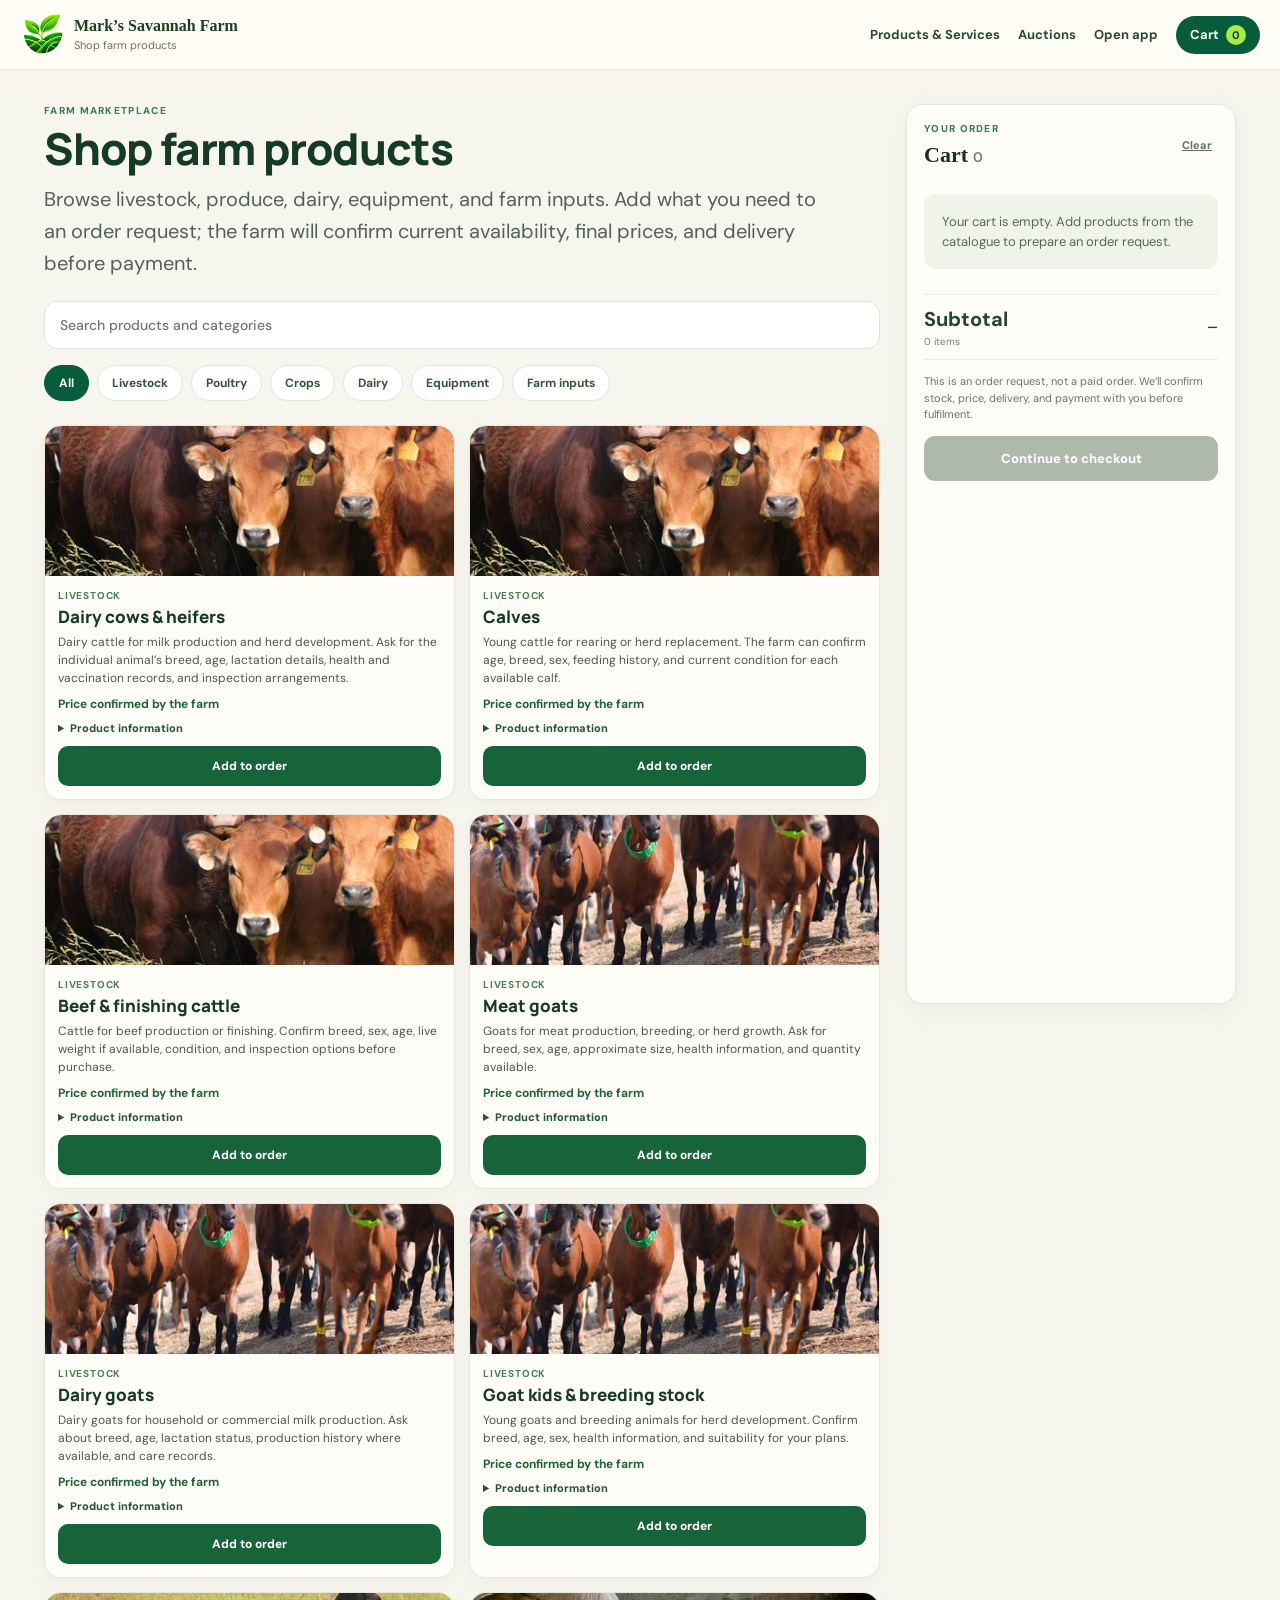
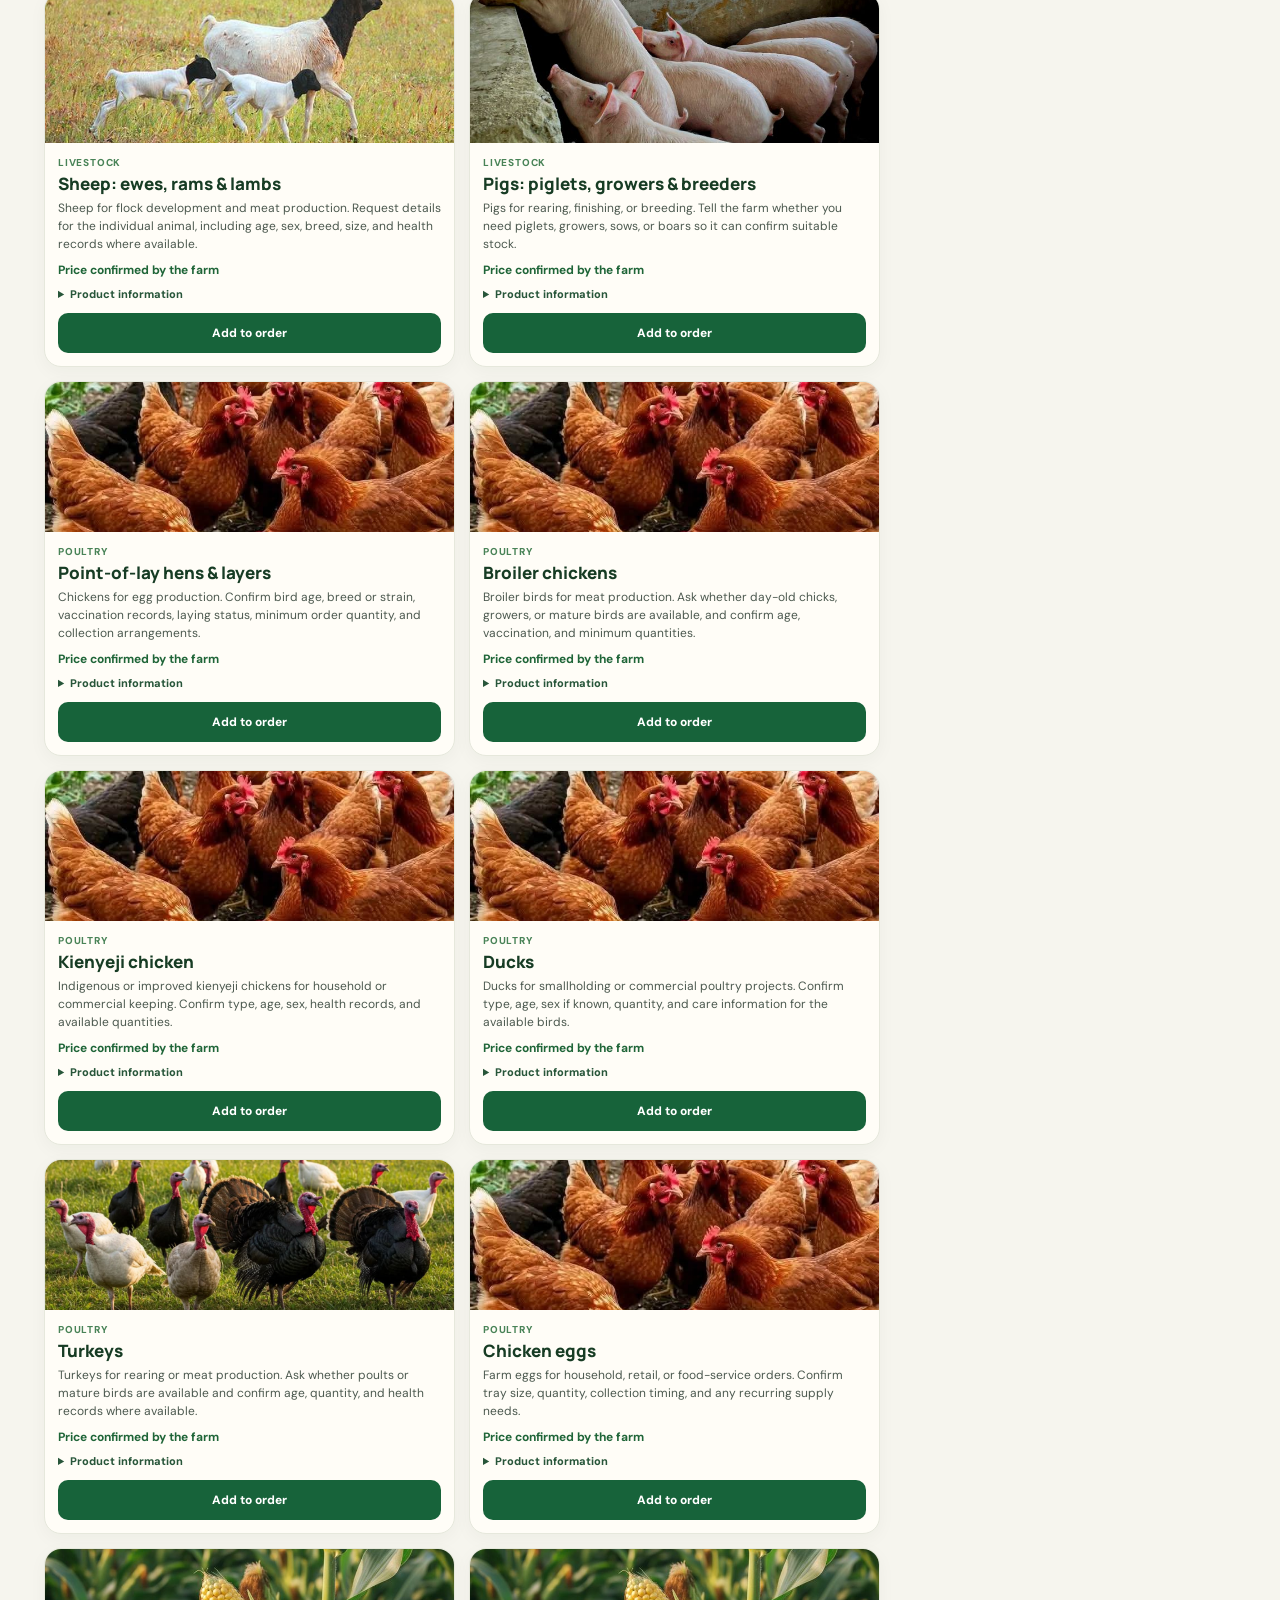
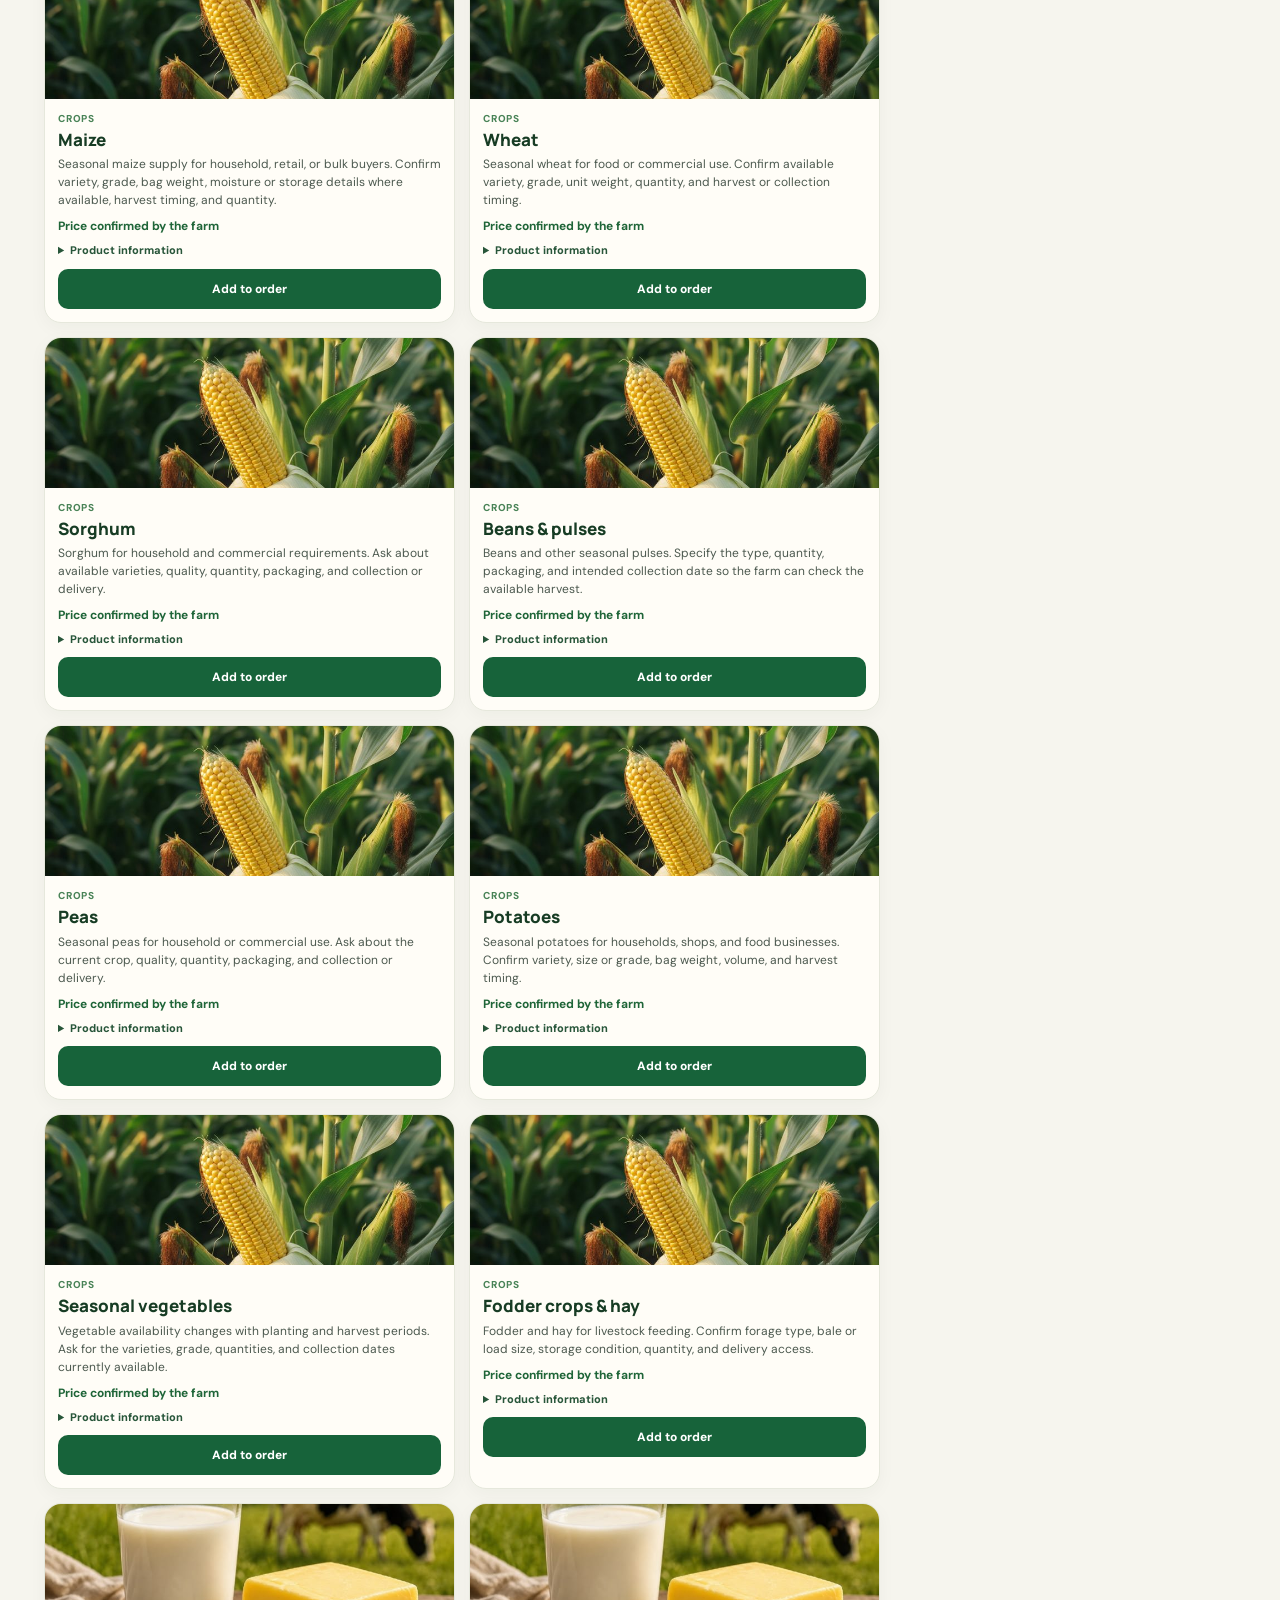
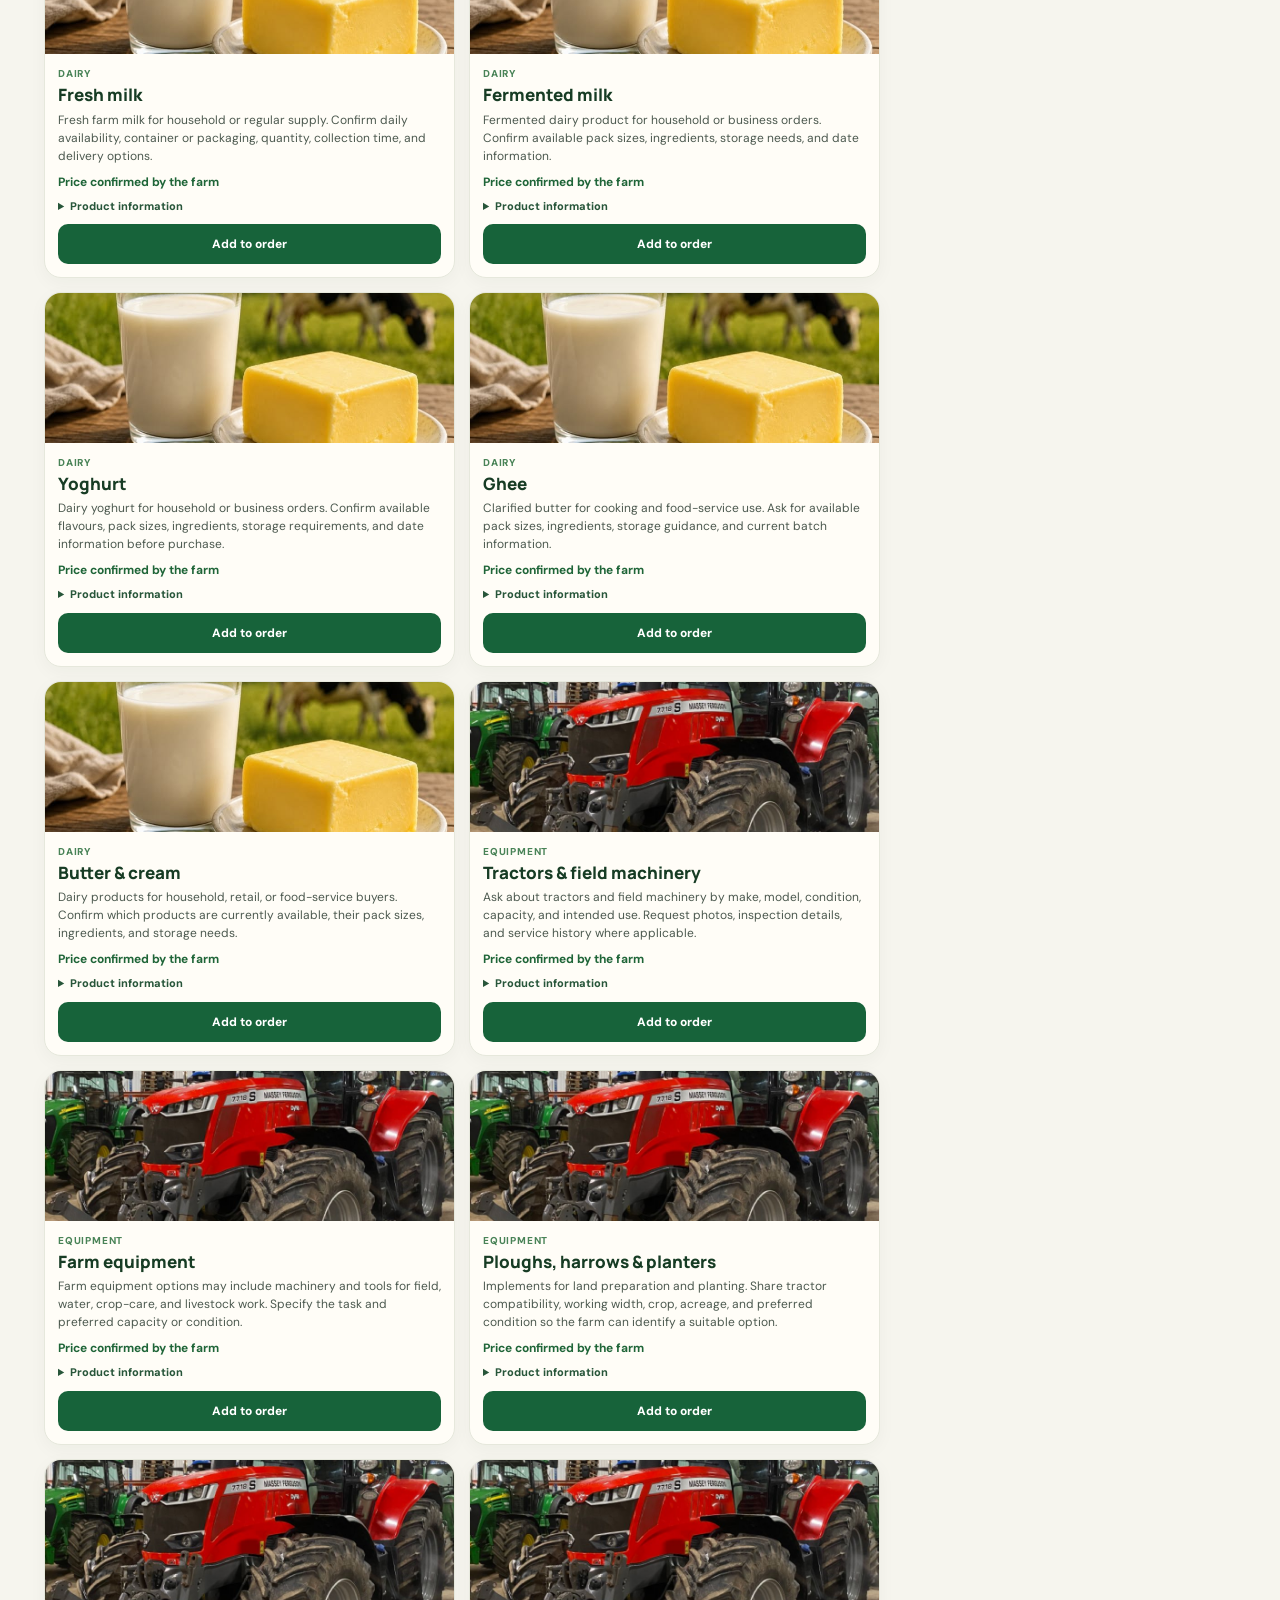
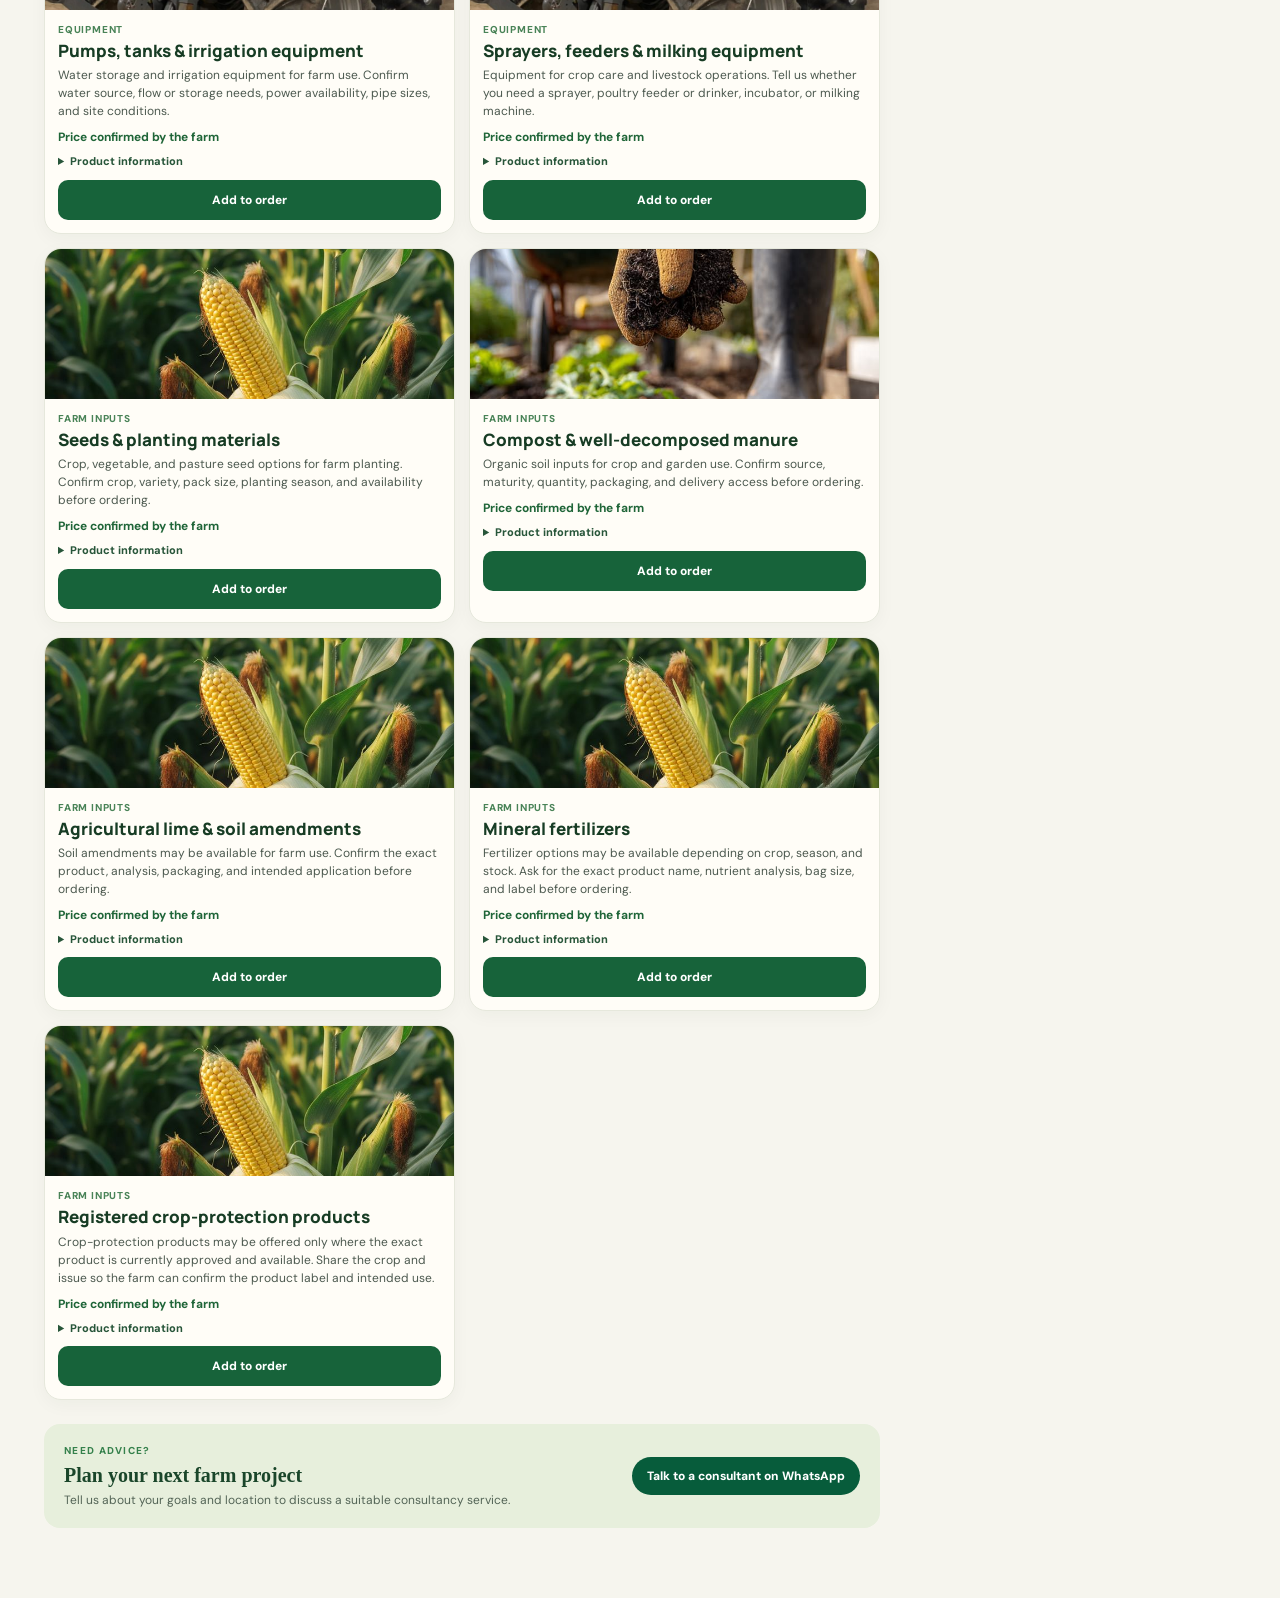
<file: shop.html>
<!doctype html>
<html lang="en" class="page-shop">
  <head>
    <meta charset="utf-8">
    <meta name="viewport" content="width=device-width,initial-scale=1">
    <meta name="theme-color" content="#075c3b">
    <link rel="manifest" href="manifest.webmanifest">
    <link rel="icon" href="Assets/Glossy%20Green%20Agriculture%20Emblem.png" type="image/png">
    <title>Shop Farm Products | Mark’s Savannah Farm</title>
    <meta name="description" content="Browse farm products and livestock from Mark’s Savannah Farm. Add items to an order request for availability and delivery confirmation.">
    <link rel="stylesheet" href="CSS/site.css?v=156">
  </head>
  <body class="page-shop">
    <header class="shop-header">
      <a class="shop-brand" href="index.html"><img src="Assets/Glossy%20Green%20Agriculture%20Emblem.png" alt=""><span><strong>Mark’s Savannah Farm</strong><small>Shop farm products</small></span></a>
      <nav aria-label="Shop navigation"><a href="products-and-services.html">Products &amp; Services</a><a href="auctions.html">Auctions</a><a href="app.html">Open app</a><button type="button" data-cart-focus>Cart <b data-cart-count>0</b></button></nav>
    </header>
    <main class="shop-layout">
      <section class="shop-catalog" aria-labelledby="shop-title">
        <p class="shop-kicker">FARM MARKETPLACE</p><h1 id="shop-title">Shop farm products</h1>
        <p class="shop-intro">Browse livestock, produce, dairy, equipment, and farm inputs. Add what you need to an order request; the farm will confirm current availability, final prices, and delivery before payment.</p>
        <label class="shop-search"><span class="visually-hidden">Search products</span><input id="shop-search" type="search" placeholder="Search products and categories"></label>
        <div class="shop-categories" role="group" aria-label="Filter products" id="shop-categories"></div>
        <div class="shop-product-grid" id="shop-products" aria-live="polite"></div>
        <section class="shop-consultancy"><div><p class="shop-kicker">NEED ADVICE?</p><h2>Plan your next farm project</h2><p>Tell us about your goals and location to discuss a suitable consultancy service.</p></div><a href="https://wa.me/254706894568?text=Hello%20Mark%27s%20Savannah%20Farm%2C%20I%27d%20like%20to%20discuss%20farm%20consultancy." target="_blank" rel="noopener">Talk to a consultant on WhatsApp</a></section>
      </section>
      <aside class="shop-cart" id="shop-cart" aria-labelledby="cart-title">
        <div class="shop-cart-heading"><div><p class="shop-kicker">YOUR ORDER</p><h2 id="cart-title">Cart <span data-cart-count>0</span></h2></div><button type="button" data-cart-clear>Clear</button></div>
        <div class="shop-cart-items" id="shop-cart-items"></div>
        <div class="shop-cart-summary" role="status" aria-live="polite"><span><strong>Subtotal</strong><small id="shop-cart-unit-count">0 items</small></span><strong id="shop-cart-subtotal">—</strong></div>
        <p class="shop-cart-note">This is an order request, not a paid order. We’ll confirm stock, price, delivery, and payment with you before fulfilment.</p>
        <button class="shop-checkout-button" type="button" data-checkout-open disabled>Continue to checkout</button>
      </aside>
    </main>
    <dialog class="shop-checkout" id="shop-checkout" aria-labelledby="checkout-title">
      <form id="shop-checkout-form" method="dialog">
        <div class="shop-checkout-heading"><div><p class="shop-kicker">ORDER REQUEST</p><h2 id="checkout-title">Your details</h2></div><button type="button" data-checkout-close aria-label="Close checkout">×</button></div>
        <p class="shop-cart-note">No payment is taken here. The farm will confirm the final order and payment method.</p>
        <label>Full name <span>*</span><input name="name" autocomplete="name" required maxlength="100"></label>
        <label>Phone number <span>*</span><input name="phone" type="tel" autocomplete="tel" required maxlength="30" placeholder="e.g. 0712 345 678"></label>
        <label>Email address <input name="email" type="email" autocomplete="email" maxlength="120"></label>
        <label>County <span>*</span><select name="county" required><option value="">Choose county</option><option>Laikipia</option><option>Narok</option><option>Nakuru</option><option>Other</option></select></label>
        <label>Fulfilment <span>*</span><select name="fulfilment" required><option value="">Choose an option</option><option>Farm collection</option><option>Request delivery quote</option></select></label>
        <label>Order notes<textarea name="notes" rows="3" placeholder="Preferred quantity, timing, or delivery location"></textarea></label>
        <button class="shop-checkout-button" type="submit">Prepare order request</button>
        <p class="shop-form-feedback" id="shop-form-feedback" role="status" aria-live="polite"></p>
      </form>
    </dialog>
    <div class="shop-toast" id="shop-toast" role="status" aria-live="polite"></div>
    <script src="JS/commerce.js?v=1"></script>
  </body>
</html>
</file>
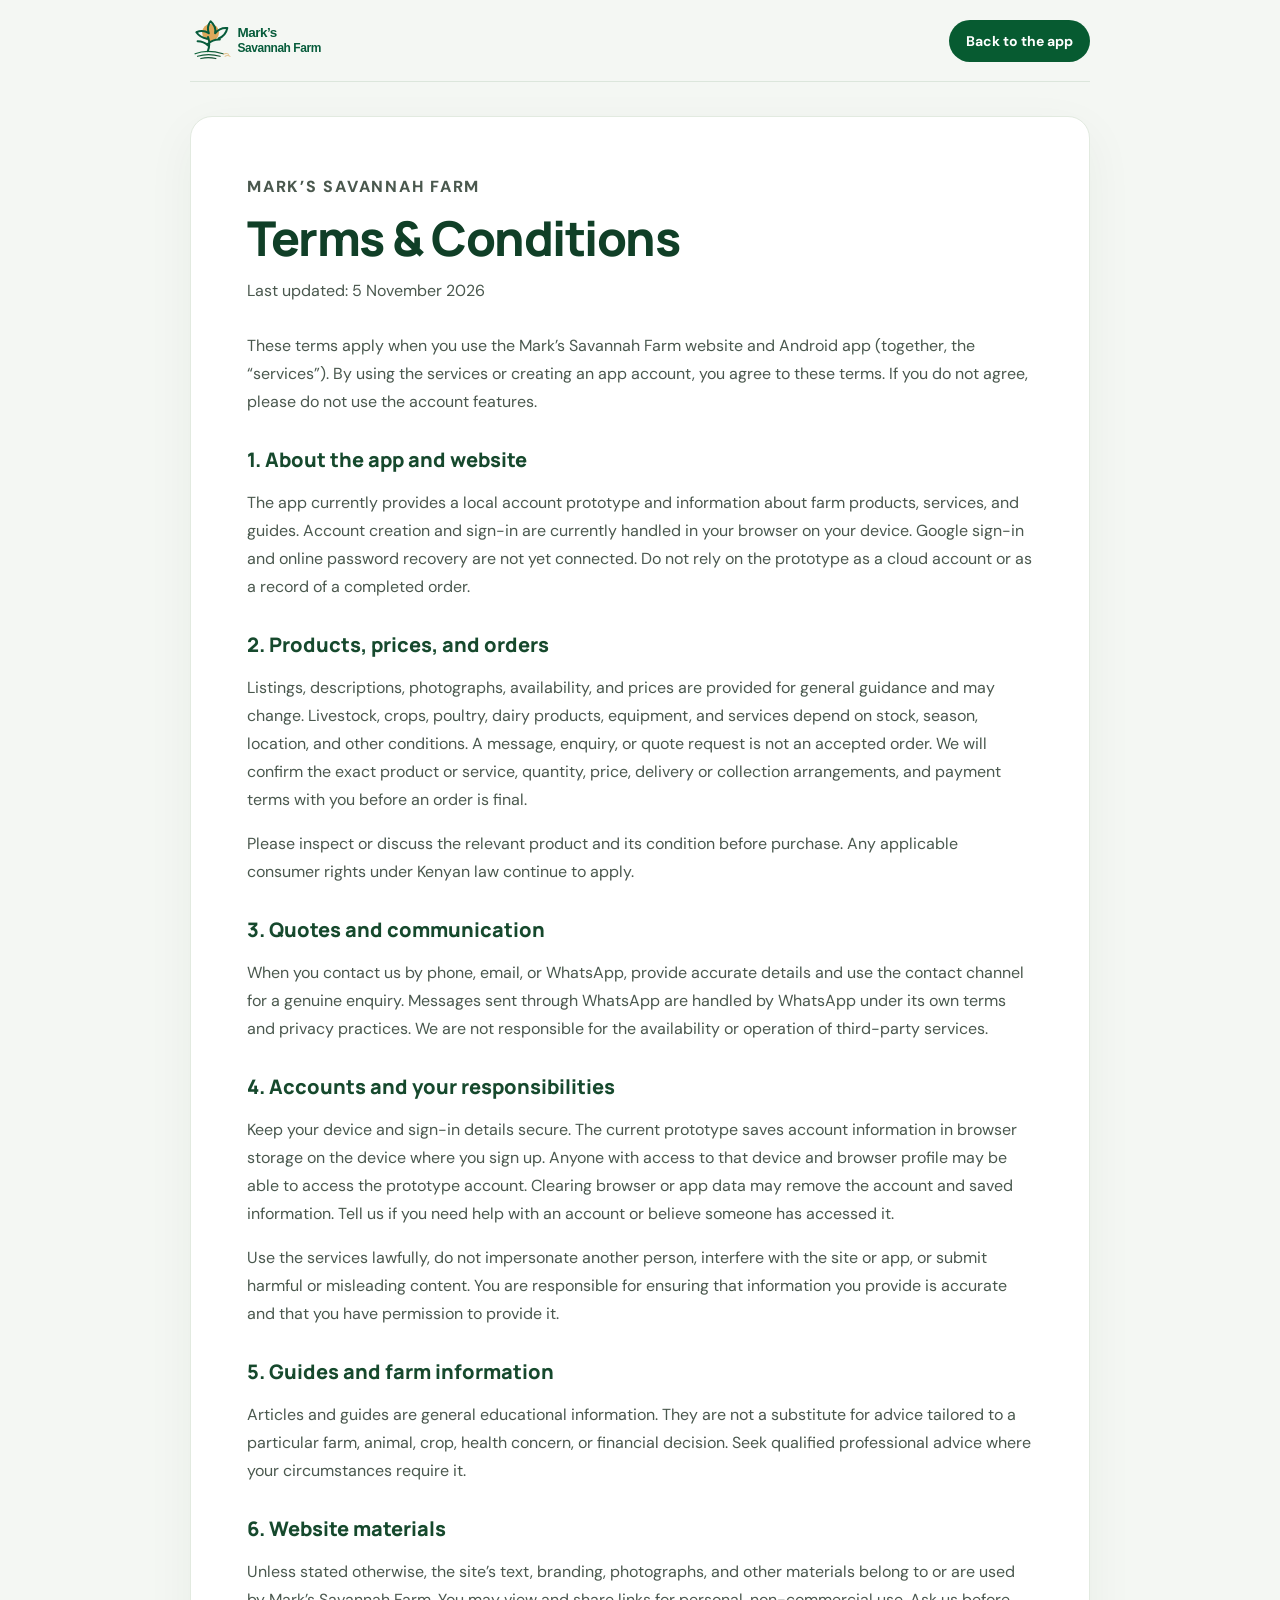
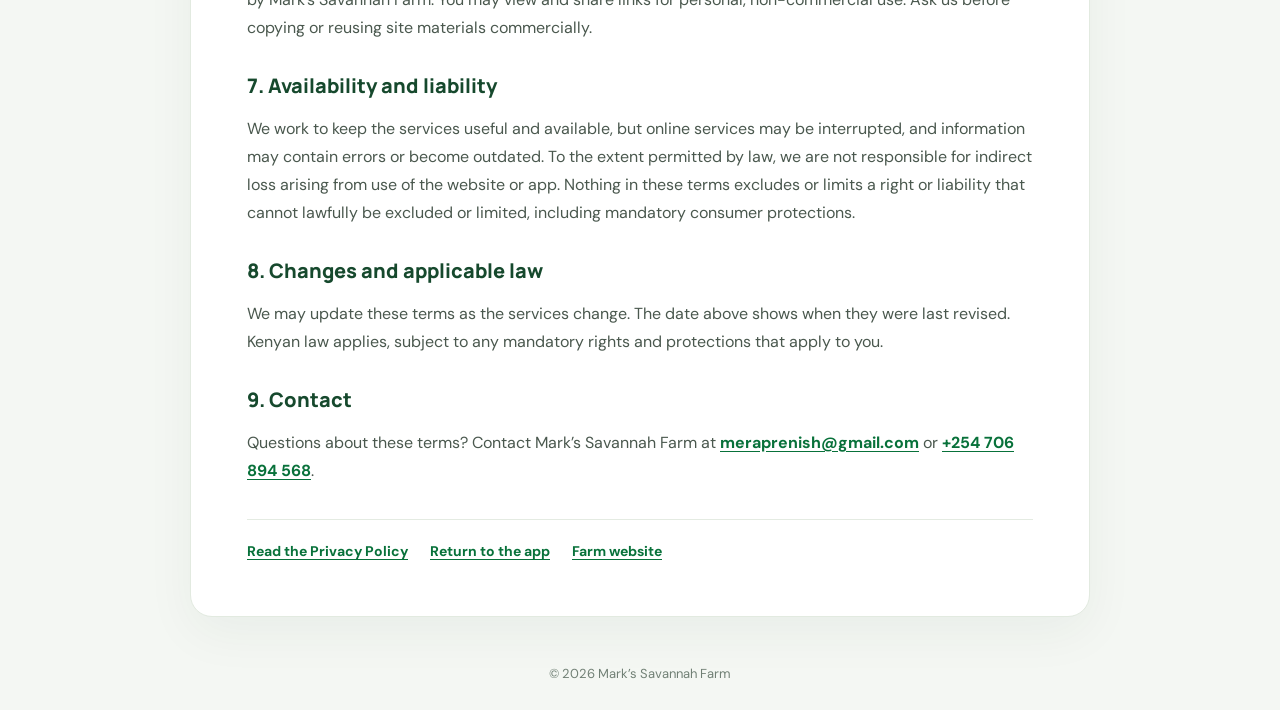
<file: terms-and-conditions.html>
<!doctype html>
<html lang="en" class="page-legal">
  <head>
    <meta charset="utf-8">
    <meta name="viewport" content="width=device-width,initial-scale=1">
    <meta name="theme-color" content="#06472a">
    <meta name="description" content="Terms for using the Mark’s Savannah Farm website and Android app.">
    <link rel="icon" href="Assets/Glossy%20Green%20Agriculture%20Emblem.png" type="image/png">
    <link rel="stylesheet" href="CSS/site.css?v=156">
    <title>Terms &amp; Conditions | Mark’s Savannah Farm</title>
  </head>
  <body>
    <main class="legal-shell">
      <header class="legal-header">
        <a class="legal-brand" href="index.html"><picture><source media="(max-width:699px)" srcset="Assets/Glossy%20Green%20Agriculture%20Emblem.png"><img src="Assets/marks-savannah-farm-logo.svg?v=auth-1" alt="Mark’s Savannah Farm"></picture></a>
        <a class="legal-back" href="app.html#sign-in">Back to the app</a>
      </header>
      <article class="legal-content">
        <p class="legal-kicker">Mark’s Savannah Farm</p>
        <h1>Terms &amp; Conditions</h1>
        <p class="legal-updated">Last updated: 5 November 2026</p>
        <p>These terms apply when you use the Mark’s Savannah Farm website and Android app (together, the “services”). By using the services or creating an app account, you agree to these terms. If you do not agree, please do not use the account features.</p>

        <h2>1. About the app and website</h2>
        <p>The app currently provides a local account prototype and information about farm products, services, and guides. Account creation and sign-in are currently handled in your browser on your device. Google sign-in and online password recovery are not yet connected. Do not rely on the prototype as a cloud account or as a record of a completed order.</p>

        <h2>2. Products, prices, and orders</h2>
        <p>Listings, descriptions, photographs, availability, and prices are provided for general guidance and may change. Livestock, crops, poultry, dairy products, equipment, and services depend on stock, season, location, and other conditions. A message, enquiry, or quote request is not an accepted order. We will confirm the exact product or service, quantity, price, delivery or collection arrangements, and payment terms with you before an order is final.</p>
        <p>Please inspect or discuss the relevant product and its condition before purchase. Any applicable consumer rights under Kenyan law continue to apply.</p>

        <h2>3. Quotes and communication</h2>
        <p>When you contact us by phone, email, or WhatsApp, provide accurate details and use the contact channel for a genuine enquiry. Messages sent through WhatsApp are handled by WhatsApp under its own terms and privacy practices. We are not responsible for the availability or operation of third-party services.</p>

        <h2>4. Accounts and your responsibilities</h2>
        <p>Keep your device and sign-in details secure. The current prototype saves account information in browser storage on the device where you sign up. Anyone with access to that device and browser profile may be able to access the prototype account. Clearing browser or app data may remove the account and saved information. Tell us if you need help with an account or believe someone has accessed it.</p>
        <p>Use the services lawfully, do not impersonate another person, interfere with the site or app, or submit harmful or misleading content. You are responsible for ensuring that information you provide is accurate and that you have permission to provide it.</p>

        <h2>5. Guides and farm information</h2>
        <p>Articles and guides are general educational information. They are not a substitute for advice tailored to a particular farm, animal, crop, health concern, or financial decision. Seek qualified professional advice where your circumstances require it.</p>

        <h2>6. Website materials</h2>
        <p>Unless stated otherwise, the site’s text, branding, photographs, and other materials belong to or are used by Mark’s Savannah Farm. You may view and share links for personal, non-commercial use. Ask us before copying or reusing site materials commercially.</p>

        <h2>7. Availability and liability</h2>
        <p>We work to keep the services useful and available, but online services may be interrupted, and information may contain errors or become outdated. To the extent permitted by law, we are not responsible for indirect loss arising from use of the website or app. Nothing in these terms excludes or limits a right or liability that cannot lawfully be excluded or limited, including mandatory consumer protections.</p>

        <h2>8. Changes and applicable law</h2>
        <p>We may update these terms as the services change. The date above shows when they were last revised. Kenyan law applies, subject to any mandatory rights and protections that apply to you.</p>

        <h2>9. Contact</h2>
        <p>Questions about these terms? Contact Mark’s Savannah Farm at <a href="mailto:meraprenish@gmail.com">meraprenish@gmail.com</a> or <a href="tel:+254706894568">+254 706 894 568</a>.</p>
        <nav class="legal-related" aria-label="Related pages"><a href="privacy-policy.html">Read the Privacy Policy</a><a href="app.html#sign-in">Return to the app</a><a href="index.html">Farm website</a></nav>
      </article>
      <footer class="legal-footer">© 2026 Mark’s Savannah Farm</footer>
    </main>
  </body>
</html>
</file>
<file: CSS/site.css>
@import url('https://fonts.googleapis.com/css2?family=DM+Sans:wght@400;500;600;700&family=Manrope:wght@400;500;600;700;800&display=swap');
/* Standalone About page: warm editorial layout using the farm's existing visual identity. */
html.page-about { --about-green:#08783a; --about-deep:#073d26; --about-lime:#b7e62b; --about-ink:#142b20; --about-muted:#627267; --about-paper:#f7f8f4; color:var(--about-ink); background:var(--about-paper); scroll-behavior:smooth; }
html.page-about *, html.page-about *::before, html.page-about *::after { box-sizing:border-box; }
body.page-about { margin:0; font-family:'DM Sans',sans-serif; color:var(--about-ink); background:#fff; }
html.page-about a { color:inherit; text-decoration:none; }
html.page-about .about-wrap { width:min(1200px, calc(100% - 64px)); margin-inline:auto; }
html.page-index .about-wrap { width:min(1200px, calc(100% - 64px)); margin-inline:auto; }
html.page-about .about-brand { display:flex; align-items:center; flex:none; font:800 16px Manrope,sans-serif; letter-spacing:-.35px; }
html.page-index .about-brand { display:flex; align-items:center; flex:none; color:#fff; font:800 16px Manrope,sans-serif; letter-spacing:-.35px; }
html.page-about .about-brand img { width:44px; height:44px; object-fit:contain; }
html.page-index .nav .links a.is-current::after,
html.page-about .nav .links a.is-current::after,
html.page-sign-in .nav .links a.is-current::after,
html.page-create-account .nav .links a.is-current::after,
html.page-customer-account .nav .links a.is-current::after,
html.page-services .nav .nav-dropdown-toggle.is-current::after { transform:scaleX(1); }
html.page-index .nav .links > a,
html.page-about .nav .links > a,
html.page-sign-in .nav .links > a,
html.page-create-account .nav .links > a,
html.page-customer-account .nav .links > a,
html.page-index .nav .nav-dropdown-toggle,
html.page-about .nav .nav-dropdown-toggle,
html.page-sign-in .nav .nav-dropdown-toggle,
html.page-create-account .nav .nav-dropdown-toggle,
html.page-customer-account .nav .nav-dropdown-toggle { color:#fff; }
@media (min-width:701px) {
}
html.page-about .about-primary-button { display:inline-flex; justify-content:center; align-items:center; min-height:38px; border-radius:999px; padding:0 17px; background:#0a9f45; border:1px solid #0a9f45; box-shadow:0 4px 14px #071d1030; color:white; font-weight:700; font-size:14px; transition:transform .2s,background-color .2s; }
html.page-about .about-primary-button { min-height:46px; padding:0 22px; }
html.page-about .about-primary-button:hover { transform:translateY(-2px); background:#087a35; box-shadow:0 8px 20px #071d1040; }
html.page-about .about-primary-button:active { transform:translateY(0) scale(.98); }
html.page-about .about-primary-button:focus-visible { outline:3px solid #a9e834; outline-offset:3px; }
html.page-about .about-eyebrow { display:inline-flex; gap:10px; align-items:center; color:#c8f06b; text-transform:uppercase; letter-spacing:1.65px; font-size:12px; font-weight:800; }
html.page-about .about-eyebrow::before { content:''; width:25px; height:2px; background:currentColor; }
html.page-about .about-eyebrow-dark { color:#138344; }
html.page-about .about-section-heading h2, html.page-about .about-regions h2, html.page-about .about-cta h2 { margin:17px 0 0; font:800 clamp(30px,3.6vw,46px)/1.13 Manrope,sans-serif; letter-spacing:-1.7px; }
html.page-about .about-offerings { background:#f1f4ee; padding:82px 0 90px; }
html.page-about .about-section-heading { text-align:center; max-width:680px; margin:0 auto 38px; }
html.page-about .about-section-heading .about-eyebrow { justify-content:center; }
html.page-about .about-section-heading p { margin:14px 0 0; color:var(--about-muted); font-size:16px; }
html.page-about .about-offering-grid { display:grid; grid-template-columns:repeat(3,minmax(0,1fr)); gap:14px; }
html.page-about .about-offering-grid article { display:flex; min-height:300px; flex-direction:column; padding:0; overflow:hidden; border:1px solid #e6ebe3; border-radius:16px; background:#fff; box-shadow:0 10px 28px #142b200a; }
html.page-about .about-offering-grid article[id] { scroll-margin-top:90px; }
html.page-about .about-offering-image { display:block; width:100%; aspect-ratio:1.55; object-fit:cover; }
html.page-about .about-offering-copy { display:flex; flex:1; flex-direction:column; align-items:flex-start; padding:16px 18px 20px; }
html.page-about .about-card-number { display:grid; place-items:center; width:32px; height:32px; border-radius:10px; background:#eaf6df; color:#16813d; font:800 12px Manrope,sans-serif; }
html.page-about .about-offering-grid h3 { margin:12px 0 7px; font:800 18px Manrope,sans-serif; letter-spacing:-.4px; }
html.page-about .about-offering-grid p { margin:0; color:var(--about-muted); font-size:14px; line-height:1.55; }
html.page-about .about-offering-more { display:inline-flex; align-items:center; margin-top:auto; padding-top:14px; color:#087a35 !important; font-size:15px; font-weight:800; text-decoration:underline !important; text-decoration-color:#63b875 !important; text-decoration-thickness:2px !important; text-underline-offset:4px; }
html.page-about .about-offering-more:hover, html.page-about .about-offering-more:focus-visible { color:#064c2a !important; text-decoration-color:#064c2a !important; }
html.page-about .about-product-details { padding:22px 0 58px; background:#f7f9f5; }
html.page-about .product-detail { display:grid; grid-template-columns:.9fr 1.1fr; gap:clamp(24px,5vw,62px); align-items:center; padding:34px 0; border-bottom:1px solid #dfe8dc; scroll-margin-top:90px; }
html.page-about .product-detail:nth-child(even) > img { order:2; }
html.page-about .product-detail > img { display:block; width:100%; max-height:340px; aspect-ratio:1.45; object-fit:cover; border-radius:18px; }
html.page-about .product-detail h2 { margin:9px 0 12px; color:#0f4a2a; font:800 clamp(27px,3vw,38px)/1.1 Manrope,sans-serif; letter-spacing:-1px; }
html.page-about .product-detail p { margin:0 0 20px; color:var(--about-muted); font-size:16px; line-height:1.7; }
html.page-about .product-detail#details-livestock, html.page-about .product-detail.product-catalog-detail { grid-template-columns:1fr; }
html.page-about .product-detail#details-livestock > img, html.page-about .product-detail.product-catalog-detail > img { max-height:300px; aspect-ratio:2.8; }
html.page-about .livestock-catalog { display:grid; gap:18px; margin:24px 0 12px; }
html.page-about .livestock-group { overflow:hidden; border:1px solid #dce8dc; border-radius:15px; background:#fff; }
html.page-about .livestock-group > header { display:flex; justify-content:space-between; gap:16px; align-items:center; padding:16px 18px; background:#edf5e9; }
html.page-about .livestock-group > header h3 { margin:0 0 4px; color:#123d25; font:800 19px Manrope,sans-serif; }
html.page-about .livestock-group > header p { margin:0; font-size:13px; line-height:1.45; }
html.page-about .livestock-group > header > strong { color:#0b6933; font-size:14px; text-align:right; white-space:nowrap; }
html.page-about .livestock-group > header > strong small { font-size:11px; font-weight:600; }
html.page-about .livestock-products { display:grid; grid-template-columns:repeat(3,minmax(0,1fr)); gap:10px; padding:12px; }
html.page-about .livestock-product { display:flex; flex-direction:column; align-items:flex-start; min-height:172px; padding:14px; border:1px solid #e6ece4; border-radius:11px; background:#fbfcfa; }
html.page-about .livestock-product h4 { margin:0 0 7px; color:#173d27; font:800 15px Manrope,sans-serif; }
html.page-about .livestock-product p { margin:0 0 12px; font-size:13px; line-height:1.5; }
html.page-about .livestock-product a { margin-top:auto; color:#087a35; font-size:13px; font-weight:800; text-decoration:underline; text-underline-offset:3px; }
html.page-about .livestock-price-note { margin:12px 0 18px !important; color:#53665a !important; font-size:12px !important; line-height:1.55 !important; }
html.page-about .about-regions { background:var(--about-deep); color:#fff; padding:72px 0; }
html.page-about .about-region-inner { display:grid; grid-template-columns:1fr 1fr; gap:22px 8%; align-items:center; }
html.page-about .about-regions h2 { font-size:38px; }
html.page-about .about-regions p { max-width:520px; color:#d4e3d8; font-size:16px; line-height:1.8; }
html.page-about .about-region-list { grid-column:1/-1; display:flex; gap:12px; margin-top:12px; }
html.page-about .about-region-list span { padding:12px 20px; border:1px solid #ffffff45; border-radius:999px; color:#e9f5ec; font-weight:700; font-size:14px; }
html.page-about .about-cta { min-height:255px; display:flex; align-items:center; justify-content:space-between; gap:30px; padding-top:55px; padding-bottom:55px; }
html.page-about .about-cta h2 { font-size:36px; }
html.page-about .about-cta p { color:var(--about-muted); font-size:16px; }
html.page-about .about-footer { background:#042f1e; color:#fff; padding:42px 0 20px; }
html.page-index .about-footer { background:#042f1e; color:#fff; padding:42px 0 20px; }
html.page-about .about-footer-inner { display:grid; grid-template-columns:1fr auto; gap:14px 30px; align-items:center; }
html.page-index .about-footer-inner { display:grid; grid-template-columns:1fr auto; gap:14px 30px; align-items:center; }
html.page-about .about-footer .about-brand img { width:38px; height:38px; }
html.page-index .about-footer .about-brand img { width:38px; height:38px; }
html.page-about .about-footer p { color:#c7d6cc; font-size:14px; }
html.page-index .about-footer p { color:#c7d6cc; font-size:14px; }
html.page-about .about-footer-inner > div { display:flex; gap:22px; color:#e0ebe3; font-size:13px; }
html.page-index .about-footer-inner > div { display:flex; gap:22px; color:#e0ebe3; font-size:13px; }
html.page-index .about-footer a { color:inherit; text-decoration:none; }
html.page-about .about-footer a:hover { color:#a9e834; }
html.page-index .about-footer a:hover { color:#a9e834; }
html.page-about .about-footer small { grid-column:1/-1; border-top:1px solid #ffffff27; padding-top:16px; margin-top:12px; color:#c7d6cc; }
html.page-index .about-footer small { grid-column:1/-1; border-top:1px solid #ffffff27; padding-top:16px; margin-top:12px; color:#c7d6cc; }
@media(max-width:700px) {
  html.page-about .about-offerings { padding:64px 0; }
  html.page-about .about-offering-grid { grid-template-columns:repeat(2,1fr); }
  html.page-about .about-offering-grid article { min-height:0;padding:0; }
  html.page-about .about-offering-copy { padding:13px 14px 17px; }
  html.page-about .about-offering-more { padding-top:10px; font-size:14px; }
  html.page-about .about-product-details { padding:12px 0 42px; }
  html.page-about .product-detail { grid-template-columns:1fr; gap:18px; padding:25px 0; }
  html.page-about .product-detail:nth-child(even) > img { order:0; }
  html.page-about .product-detail > img { max-height:260px; aspect-ratio:1.6; }
  html.page-about .product-detail p { font-size:15px; }
  html.page-about .product-detail#details-livestock > img, html.page-about .product-detail.product-catalog-detail > img { aspect-ratio:1.7; }
  html.page-about .livestock-products { grid-template-columns:repeat(2,minmax(0,1fr)); }
  html.page-about .livestock-product { min-height:0; }
  html.page-about .livestock-group > header { align-items:flex-start; flex-direction:column; gap:8px; }
  html.page-about .livestock-group > header > strong { text-align:left; }
  html.page-about .about-regions { padding:58px 0; }
  html.page-about .about-region-inner { grid-template-columns:1fr;gap:10px; }
  html.page-about .about-region-list { grid-column:auto;flex-wrap:wrap;margin-top:8px; }
  html.page-about .about-cta { align-items:flex-start;flex-direction:column;justify-content:center;min-height:280px; }
  html.page-about .about-footer-inner { grid-template-columns:1fr;gap:10px; }
  html.page-index .about-footer-inner { grid-template-columns:1fr;gap:10px; }
  html.page-about .about-footer-inner > div { flex-wrap:wrap;gap:12px 18px;margin:8px 0; }
  html.page-index .about-footer-inner > div { flex-wrap:wrap;gap:12px 18px;margin:8px 0; }
  html.page-about .about-footer small { grid-column:auto; }
  html.page-index .about-footer small { grid-column:auto; }
}
@media(max-width:430px) {
  html.page-about .livestock-products { grid-template-columns:1fr; }
}
@media(max-width:600px) {
  html.page-services .livestock-products { grid-template-columns:1fr; }
  html.page-services .livestock-product { min-width:0; overflow-wrap:anywhere; }
  html.page-services .livestock-product a { line-height:1.45; }
}

/* Contact page */
html.page-contact .contact-main { display:grid; grid-template-columns:.9fr 1.1fr; gap:clamp(28px,5vw,70px); align-items:start; padding-top:64px; padding-bottom:76px; }
html.page-contact .contact-intro h2, html.page-contact .contact-regions-heading h2 { margin:14px 0; color:#103e26; font:800 clamp(30px,3.3vw,42px)/1.15 Manrope,sans-serif; letter-spacing:-1.4px; }
html.page-contact .contact-intro > p, html.page-contact .contact-regions-heading > p { color:#5c6b61; font-size:16px; line-height:1.7; }
html.page-contact .contact-methods { display:grid; gap:11px; margin-top:26px; }
html.page-contact .contact-method { display:flex; align-items:center; gap:14px; padding:14px 16px; border:1px solid #e1e9df; border-radius:14px; background:#fff; color:#173d27; text-decoration:none; transition:transform .2s ease,border-color .2s ease,box-shadow .2s ease; }
html.page-contact .contact-method:hover { transform:translateY(-2px); border-color:#9bcba4; box-shadow:0 10px 26px #123d2510; }
html.page-contact .contact-method-icon { display:grid; flex:0 0 42px; place-items:center; width:42px; height:42px; border-radius:13px; background:#eaf5e9; color:#0c7a39; font-size:20px; font-weight:800; }
html.page-contact .contact-method-icon svg { width:21px; height:21px; fill:none; stroke:currentColor; stroke-width:1.8; stroke-linecap:round; stroke-linejoin:round; }
html.page-contact .contact-method-icon svg path:nth-of-type(2) { fill:none; }
html.page-contact .contact-method strong, html.page-contact .contact-method small { display:block; }
html.page-contact .contact-method strong { font:800 15px Manrope,sans-serif; }
html.page-contact .contact-method small { margin-top:3px; color:#65746a; font-size:13px; }
html.page-contact .contact-form { padding:clamp(22px,3vw,34px); border:1px solid #e1e9df; border-radius:22px; background:#fff; box-shadow:0 18px 48px #183c2510; }
html.page-contact .contact-form-heading { margin-bottom:20px; }
html.page-contact .contact-form-heading > span { color:#123d25; font:800 24px Manrope,sans-serif; }
html.page-contact .contact-form-heading p { margin:5px 0 0; color:#718076; font-size:13px; }
html.page-contact .contact-form-grid { display:grid; grid-template-columns:1fr 1fr; gap:16px; }
html.page-contact .contact-form label { display:grid; gap:7px; color:#294a34; font-size:13px; font-weight:700; }
html.page-contact .contact-form input, html.page-contact .contact-form select, html.page-contact .contact-form textarea { width:100%; min-height:48px; padding:12px 13px; border:1px solid #d8e2d7; border-radius:10px; outline:none; background:#fbfcfa; color:#173d27; font:500 14px 'DM Sans',sans-serif; }
html.page-contact .contact-form textarea { min-height:122px; resize:vertical; }
html.page-contact .contact-form input:focus, html.page-contact .contact-form select:focus, html.page-contact .contact-form textarea:focus { border-color:#138344; box-shadow:0 0 0 3px #13834420; }
html.page-contact .contact-form-message { grid-column:1/-1; }
html.page-contact .contact-form .about-primary-button { margin-top:18px; border:0; cursor:pointer; font:700 15px 'DM Sans',sans-serif; }
html.page-contact .contact-form-note { margin:11px 0 0; color:#6e7c72; font-size:12px; line-height:1.5; }
html.page-contact .contact-regions { padding:65px 0 78px; background:#f1f5ef; }
html.page-contact .contact-regions-heading { max-width:720px; margin-bottom:28px; }
html.page-contact .contact-regions-heading h2 { margin-bottom:10px; }
html.page-contact .contact-region-cards { display:grid; grid-template-columns:repeat(3,minmax(0,1fr)); gap:14px; }
html.page-contact .contact-region-cards article { min-height:175px; padding:22px; border:1px solid #e1e9df; border-radius:16px; background:#fff; }
html.page-contact .contact-region-cards article > span { color:#188545; font:800 12px Manrope,sans-serif; }
html.page-contact .contact-region-cards h3 { margin:10px 0 7px; color:#123d25; font:800 21px Manrope,sans-serif; }
html.page-contact .contact-region-cards p { margin:0; color:#647168; font-size:14px; line-height:1.6; }
html.page-contact .contact-info-grid { display:grid; grid-template-columns:repeat(3,minmax(0,1fr)); gap:18px; width:min(1000px,calc(100% - 64px)); margin:0 auto; padding-top:50px; padding-bottom:34px; }
html.page-contact .contact-info-card { position:relative; min-height:174px; padding:37px 22px 22px; border:1px dashed #84906f; border-radius:19px; background:#f2ecd9; color:#34513b; }
html.page-contact .contact-info-card-featured { border-color:#315734; background:#315734; color:#fff; }
html.page-contact .contact-info-icon { position:absolute; top:-19px; left:20px; display:grid; place-items:center; width:42px; height:42px; border:3px solid #fff; border-radius:50%; background:#355f38; color:#fff; box-shadow:0 3px 8px #132d1826; }
html.page-contact .contact-info-card-featured .contact-info-icon { background:#a8ca54; color:#24472b; }
html.page-contact .contact-info-icon svg { width:20px; height:20px; fill:none; stroke:currentColor; stroke-width:1.8; stroke-linecap:round; stroke-linejoin:round; }
html.page-contact .contact-info-card h2 { margin:0 0 7px; font:800 18px Manrope,sans-serif; }
html.page-contact .contact-info-card p { min-height:22px; margin:0 0 13px; font-size:14px; }
html.page-contact .contact-info-card p a { color:inherit; text-decoration:none; }
html.page-contact .contact-info-link { display:inline-flex; gap:7px; align-items:center; color:inherit; font-size:12px; font-weight:700; text-decoration:none; }
html.page-contact .contact-info-link:hover { text-decoration:underline; text-underline-offset:3px; }
html.page-contact .contact-work { display:grid; grid-template-columns:1fr 1fr; gap:clamp(28px,5vw,70px); align-items:start; padding-top:28px; padding-bottom:78px; }
html.page-contact .contact-location-column h2 { margin:10px 0 12px; color:#31513a; font:800 clamp(28px,3.3vw,40px)/1.15 Manrope,sans-serif; letter-spacing:-1.1px; }
html.page-contact .contact-location-column > div:first-child p { color:#67746a; font-size:15px; line-height:1.7; }
html.page-contact .contact-service-area { margin-top:24px; padding:22px; border:1px dashed #a8b49e; border-radius:16px; background:#f5f1e4; }
html.page-contact .contact-service-area-label { display:block; margin-bottom:14px; color:#456047; font:800 14px Manrope,sans-serif; }
html.page-contact .contact-location-list { display:flex; flex-wrap:wrap; gap:8px; }
html.page-contact .contact-location-list span { padding:9px 13px; border:1px solid #d9e5d6; border-radius:999px; background:#fff; color:#31513a; font-size:13px; font-weight:700; }
html.page-contact .contact-service-area small { display:block; margin-top:13px; color:#667366; font-size:12px; line-height:1.55; }
html.page-contact .contact-work .contact-form { padding:clamp(22px,3vw,34px); }
html.page-contact .contact-work .contact-form-heading > span { color:#31513a; font-size:clamp(29px,3vw,38px); }
@media(max-width:850px) {
  html.page-contact .contact-work { grid-template-columns:1fr; gap:36px; }
}
@media(max-width:650px) {
  html.page-contact .contact-info-grid { grid-template-columns:1fr; gap:24px; width:calc(100% - 40px); padding-top:42px; padding-bottom:25px; }
  html.page-contact .contact-info-card { min-height:0; }
  html.page-contact .contact-work { padding-top:18px; padding-bottom:54px; }
  html.page-contact .contact-form-grid { grid-template-columns:1fr; }
  html.page-contact .contact-form-message { grid-column:auto; }
}

/* Farm photo gallery */
html.page-gallery .gallery-heading { max-width:760px; margin:0 auto 28px; text-align:center; }
html.page-gallery .gallery-heading .about-eyebrow { justify-content:center; }
html.page-gallery .gallery-heading h2 { margin:15px 0 10px; color:#113f26; font:800 clamp(30px,3.5vw,44px)/1.13 Manrope,sans-serif; letter-spacing:-1.3px; }
html.page-gallery .gallery-heading p { margin:0; color:#65746a; font-size:16px; line-height:1.7; }
html.page-gallery .gallery-section { padding:68px 0 78px; background:#f5f7f3; }
html.page-gallery .gallery-filters { display:flex; flex-wrap:wrap; justify-content:center; gap:9px; margin:0 0 26px; }
html.page-gallery .gallery-filters button { padding:10px 16px; border:1px solid #d8e3d6; border-radius:999px; background:#fff; color:#34513b; cursor:pointer; font:700 13px 'DM Sans',sans-serif; transition:background .18s ease,color .18s ease,border-color .18s ease,transform .18s ease; }
html.page-gallery .gallery-filters button:hover { transform:translateY(-1px); border-color:#178442; }
html.page-gallery .gallery-filters button[aria-pressed="true"] { border-color:#0c6132; background:#0c6132; color:#fff; }
html.page-gallery .gallery-grid { display:grid; grid-template-columns:repeat(3,minmax(0,1fr)); gap:16px; }
html.page-gallery .gallery-card[hidden] { display:none; }
html.page-gallery .gallery-card { position:relative; display:block; overflow:hidden; width:100%; min-width:0; height:285px; padding:0; border:0; border-radius:16px; background:#dce7da; color:#fff; cursor:pointer; text-align:left; box-shadow:0 10px 26px #183c2510; }
html.page-gallery .gallery-card img { display:block; width:100%; height:100%; object-fit:cover; transition:transform .45s cubic-bezier(.2,.7,.2,1); }
html.page-gallery .gallery-card::after { position:absolute; inset:30% 0 0; background:linear-gradient(transparent,#071b11d9); content:""; }
html.page-gallery .gallery-card:hover img, html.page-gallery .gallery-card:focus-visible img { transform:scale(1.045); }
html.page-gallery .gallery-card:focus-visible { outline:3px solid #95d84e; outline-offset:3px; }
html.page-gallery .gallery-card-caption { position:absolute; z-index:1; right:18px; bottom:17px; left:18px; display:grid; gap:4px; }
html.page-gallery .gallery-card-caption small { color:#d5f28c; font-size:11px; font-weight:800; letter-spacing:.09em; text-transform:uppercase; }
html.page-gallery .gallery-card-caption strong { font:800 19px Manrope,sans-serif; }
html.page-gallery .gallery-card-caption > span { margin-top:3px; color:#e5eee7; font-size:12px; }
html.page-gallery .gallery-cta { display:flex; min-height:235px; align-items:center; justify-content:space-between; gap:30px; padding-top:55px; padding-bottom:55px; }
html.page-gallery .gallery-cta h2 { margin:12px 0 8px; color:#103e26; font:800 clamp(29px,3.3vw,40px)/1.15 Manrope,sans-serif; letter-spacing:-1px; }
html.page-gallery .gallery-cta p { margin:0; color:#65746a; font-size:16px; line-height:1.6; }
html.page-gallery .gallery-lightbox { position:relative; display:none; grid-template-columns:48px minmax(0,1fr) 48px; gap:12px; align-items:center; width:min(1060px,94vw); max-width:none; max-height:94vh; padding:28px 24px 22px; overflow:visible; border:1px solid #ffffff35; border-radius:22px; background:#102a1d; color:#fff; box-shadow:0 30px 90px #0008; }
html.page-gallery .gallery-lightbox[open] { display:grid; }
html.page-gallery .gallery-lightbox::backdrop { background:#06140edb; backdrop-filter:blur(5px); }
html.page-gallery .gallery-lightbox figure { grid-column:2; margin:0; text-align:center; }
html.page-gallery .gallery-lightbox figure img { display:block; width:100%; max-height:70vh; object-fit:contain; border-radius:12px; }
html.page-gallery .gallery-lightbox figcaption { padding:14px 8px 3px; }
html.page-gallery .gallery-lightbox figcaption span { color:#b8df70; font-size:11px; font-weight:800; letter-spacing:.1em; text-transform:uppercase; }
html.page-gallery .gallery-lightbox figcaption h2 { margin:4px 0 0; font:800 22px Manrope,sans-serif; }
html.page-gallery .gallery-lightbox-close { position:absolute; z-index:2; top:-15px; right:-15px; display:grid; place-items:center; width:42px; height:42px; border:2px solid #102a1d; border-radius:50%; background:#9ccc4c; color:#102a1d; cursor:pointer; font-size:28px; line-height:1; }
html.page-gallery .gallery-lightbox-nav { display:grid; place-items:center; width:42px; height:48px; border:1px solid #ffffff55; border-radius:999px; background:#ffffff12; color:#fff; cursor:pointer; font-size:32px; line-height:1; }
html.page-gallery .gallery-lightbox-nav:hover { background:#ffffff2b; }
html.page-gallery .gallery-lightbox-prev { grid-column:1; grid-row:1; }
html.page-gallery .gallery-lightbox-next { grid-column:3; grid-row:1; }
html.page-gallery .gallery-lightbox-enquiry { grid-column:2; justify-self:center; margin-top:3px; }
@media(max-width:850px) {
  html.page-gallery .gallery-grid { grid-template-columns:repeat(2,minmax(0,1fr)); }
  html.page-gallery .gallery-card { height:260px; }
}
@media(max-width:600px) {
  html.page-gallery .gallery-section { padding:52px 0 60px; }
  html.page-gallery .gallery-heading { margin-bottom:22px; }
  html.page-gallery .gallery-filters { justify-content:flex-start; gap:7px; }
  html.page-gallery .gallery-filters button { padding:9px 12px; font-size:12px; }
  html.page-gallery .gallery-grid { gap:10px; }
  html.page-gallery .gallery-card { height:215px; border-radius:12px; }
  html.page-gallery .gallery-card-caption { right:12px; bottom:12px; left:12px; }
  html.page-gallery .gallery-card-caption strong { font-size:15px; }
  html.page-gallery .gallery-cta { align-items:flex-start; flex-direction:column; justify-content:center; padding-top:46px; padding-bottom:46px; }
  html.page-gallery .gallery-lightbox { grid-template-columns:35px minmax(0,1fr) 35px; gap:6px; padding:34px 10px 18px; }
  html.page-gallery .gallery-lightbox-nav { width:34px; height:42px; font-size:26px; }
  html.page-gallery .gallery-lightbox figure img { max-height:62vh; }
  html.page-gallery .gallery-lightbox-close { right:-5px; }
}
/* About page: banner, story and shared nav tweaks. */
html.page-sign-in .nav.is-solid, html.page-create-account .nav.is-solid, html.page-customer-account .nav.is-solid { background:rgba(7,61,38,.96); }
html.page-about .about-banner { position:relative; overflow:hidden; padding:158px 0 132px; color:#fff; background:#0d4a2b url('../Assets/About%20us.png') center/cover no-repeat; }
html.page-services .about-banner { background-image:url('../Assets/product%20and%20services.png'); background-position:center 46%; }
html.page-contact .contact-banner { background:#0d4a2b url('../Assets/Mark%E2%80%99s%20Savannah%20contact.png') center 20%/cover no-repeat; }
html.page-about .about-banner::before { content:''; position:absolute; inset:0; background:linear-gradient(90deg,rgba(3,40,22,.92) 0%,rgba(5,70,38,.62) 45%,rgba(5,70,38,.06) 100%); }
html.page-contact .contact-banner::before { background:linear-gradient(90deg,rgba(3,40,22,.92) 0%,rgba(5,70,38,.68) 52%,rgba(5,70,38,.2) 100%); }
html.page-gallery .gallery-banner { background:#0d4a2b url('../Assets/Hero%20background.png') center/cover no-repeat; }
html.page-gallery .gallery-banner::before { background:linear-gradient(90deg,rgba(3,40,22,.92) 0%,rgba(5,70,38,.62) 45%,rgba(5,70,38,.12) 100%); }
html.page-about .about-banner::after { content:''; position:absolute; left:0; right:0; bottom:-1px; height:96px; background:url("data:image/svg+xml;utf8,<svg xmlns='http://www.w3.org/2000/svg' viewBox='0 0 1440 120' preserveAspectRatio='none'><path d='M0 58C220 18 420 18 640 54S1100 104 1440 38V120H0Z' fill='%230a8a3f' fill-opacity='.85'/><path d='M0 86C260 46 520 70 760 90S1180 112 1440 70V120H0Z' fill='white'/></svg>") bottom/100% 100% no-repeat; }
html.page-about .about-banner-inner { position:relative; z-index:1; width:min(1200px,calc(100% - 64px)); margin:0 auto; }
html.page-about .about-banner h1 { margin:0 0 12px; font:800 clamp(44px,6vw,72px)/1 Manrope,sans-serif; letter-spacing:-2px; }
html.page-about .about-crumbs { display:flex; gap:10px; align-items:center; margin:0; font-size:17px; font-weight:700; }
html.page-about .about-crumbs a { color:#c8f06b; }
html.page-about .about-story { display:grid; grid-template-columns:1fr 1.05fr; gap:6%; align-items:center; padding-top:34px; padding-bottom:96px; }
html.page-about .about-story-photo { min-height:440px; border-radius:20px; background:url('../Assets/Our%20Story.jpg') center/cover no-repeat; box-shadow:0 20px 50px #14322124; }
html.page-about .about-story .about-eyebrow { font-size:19px; font-weight:700; letter-spacing:0; text-transform:none; }
html.page-about .about-story h2 { margin:8px 0 18px; color:#0f4a2a; font:800 clamp(34px,4vw,50px)/1.05 Manrope,sans-serif; letter-spacing:-1.4px; }
html.page-about .about-story-copy > p { margin:0 0 22px; color:var(--about-muted); font-size:17px; line-height:1.75; }
html.page-about .about-checks { display:grid; gap:14px; margin:0; padding:0; list-style:none; font-size:17px; font-weight:600; }
html.page-about .about-checks li { display:flex; align-items:center; gap:13px; }
html.page-about .about-checks li::before { content:'\2713'; flex:none; display:grid; place-items:center; width:27px; height:27px; border-radius:50%; background:#0a9f45; color:#fff; font-size:14px; font-weight:800; }
html.page-about .about-story-learn-more { margin-top:24px; }
html.page-about .about-story-learn-more { transition:background-color 160ms ease,transform 160ms ease; }
html.page-about .about-story-learn-more:hover { transform:translateY(-1px); background:#087c37; }
/* About page: farm statistics and mission/vision cards from the supplied reference. */
html.page-about .about-stats { background:#edf7eb; }
html.page-about .about-stats-inner { display:grid; grid-template-columns:repeat(3,1fr); width:min(1200px,calc(100% - 64px)); margin:0 auto; padding:24px 0; }
html.page-about .about-stat { display:flex; min-height:108px; flex-direction:column; align-items:center; justify-content:center; text-align:center; }
html.page-about .about-stat + .about-stat { border-left:1px solid #cfe4d0; }
html.page-about .about-stat svg { width:44px; height:44px; margin-bottom:6px; fill:none; stroke:#0a873e; stroke-width:1.7; stroke-linecap:round; stroke-linejoin:round; }
html.page-about .about-stat strong { color:#075b2c; font:800 28px/1.1 Manrope,sans-serif; }
html.page-about .about-stat span { margin-top:3px; color:#142b20; font-size:15px; font-weight:600; }
html.page-about .about-mission { padding:42px 0 58px; background:#fff; }
html.page-about .about-mission-heading { display:flex; align-items:center; justify-content:center; gap:12px; margin:0 0 24px; color:#0b4e2b; font:800 clamp(22px,2.5vw,30px)/1.2 Manrope,sans-serif; }
html.page-about .about-mission-heading span { width:26px; height:2px; background:#0a9f45; }
html.page-about .about-mission-grid { display:grid; grid-template-columns:repeat(2,minmax(0,1fr)); gap:18px; }
html.page-about .about-mission-card { display:flex; min-height:156px; align-items:center; gap:22px; padding:26px 34px; border:1px solid #e7f0e5; border-radius:24px; background:#f2f8f0; box-shadow:0 10px 28px #1432210d; }
html.page-about .about-mission-card > svg { width:52px; height:52px; flex:none; fill:none; stroke:#07843e; stroke-width:1.7; stroke-linecap:round; stroke-linejoin:round; }
html.page-about .about-mission-card h3 { margin:0 0 6px; color:#162a20; font:800 21px Manrope,sans-serif; }
html.page-about .about-mission-card p { margin:0; color:#435247; font-size:16px; line-height:1.55; }
@media (max-width:700px) {
  html.page-about .about-banner { padding:112px 0 96px; }
  html.page-about .about-banner-inner { width:calc(100% - 40px); }
  html.page-about .about-story { grid-template-columns:1fr; gap:26px; padding-top:18px; padding-bottom:60px; }
  html.page-about .about-story-photo { min-height:300px; }
  html.page-about .about-stats-inner { width:100%; padding:14px 6px; }
  html.page-about .about-stat { min-height:92px; }
  html.page-about .about-stat svg { width:34px; height:34px; }
  html.page-about .about-stat strong { font-size:23px; }
  html.page-about .about-stat span { max-width:110px; font-size:12px; }
  html.page-about .about-mission { padding:34px 0 44px; }
  html.page-about .about-mission-grid { grid-template-columns:1fr; gap:12px; }
  html.page-about .about-mission-card { min-height:135px; gap:17px; padding:22px; border-radius:19px; }
  html.page-about .about-mission-card > svg { width:44px; height:44px; }
  html.page-about .about-mission-card h3 { font-size:19px; }
  html.page-about .about-mission-card p { font-size:15px; }
}

/* Styles for the index page. */
html.page-index {
  --green:#254d36;
  --deep:#193c29;
  --lime:#dce9bc;
  --cream:#f8f7f1;
  --ink:#21342a;
  --muted:#718077;
  --line:#e5e8df;
  --orange:#cf7a50
}
html.page-index, html.page-index * {
  box-sizing:border-box
}
html.page-index {
  scroll-behavior:smooth
}
body.page-index {
  margin:0;
  background:var(--cream);
  color:var(--ink);
  font-family:'DM Sans',sans-serif
}
html.page-index a {
  color:inherit;
  text-decoration:none
}
html.page-index button {
  font:inherit;
  cursor:pointer
}
html.page-index .nav,
html.page-about .nav,
html.page-sign-in .nav,
html.page-create-account .nav,
html.page-customer-account .nav {
  height:76px;
  display:flex;
  align-items:center;
  justify-content:space-between;
  max-width:1200px;
  margin:auto;
  padding:0 28px
}
html.page-index .brand,
html.page-about .brand,
html.page-sign-in .brand,
html.page-create-account .brand,
html.page-customer-account .brand {
  display:flex;
  align-items:center;
  gap:10px
}
html.page-index .mark {
  height:38px;
  width:38px;
  background:var(--green);
  border-radius:12px;
  color:white;
  display:grid;
  place-items:center
}
html.page-index .mark svg {
  width:22px
}
html.page-index .brand b,
html.page-about .brand b,
html.page-sign-in .brand b,
html.page-create-account .brand b,
html.page-customer-account .brand b {
  font:800 20px Manrope;
  letter-spacing:-.6px
}
html.page-index .links,
html.page-about .links,
html.page-sign-in .links,
html.page-create-account .links,
html.page-customer-account .links {
  display:flex;
  gap:30px;
  align-items:center;
  font-size:19px;
  color:#55645a
}
html.page-index .links a:hover,
html.page-about .links a:hover,
html.page-sign-in .links a:hover,
html.page-create-account .links a:hover,
html.page-customer-account .links a:hover {
  color:var(--green)
}
html.page-index .nav-cta, html.page-index .btn,
html.page-about .nav-cta,
html.page-sign-in .nav-cta,
html.page-create-account .nav-cta,
html.page-customer-account .nav-cta {
  border:0;
  background:var(--green);
  color:white;
  border-radius:7px;
  padding:12px 17px;
  font-weight:700;
  font-size:18px;
  display:inline-flex;
  align-items:center;
  justify-content:center;
  gap:8px;
  transition:background .2s,transform .2s
}
html.page-index .nav-cta:hover, html.page-index .btn:hover,
html.page-about .nav-cta:hover,
html.page-sign-in .nav-cta:hover,
html.page-create-account .nav-cta:hover,
html.page-customer-account .nav-cta:hover {
  background:var(--deep);
  transform:translateY(-1px)
}
html.page-index .hero {
  max-width:1200px;
  margin:0 auto;
  padding:25px 28px 54px;
  display:grid;
  grid-template-columns:.92fr 1.08fr;
  min-height:530px;
  gap:30px;
  align-items:center
}
html.page-index .hero-copy {
  padding:30px 0 30px 3px
}
html.page-index .eyebrow {
  display:flex;
  align-items:center;
  gap:9px;
  text-transform:uppercase;
  letter-spacing:1.5px;
  font-size:16px;
  font-weight:700;
  color:#738671
}
html.page-index .eyebrow:before {
  content:'';
  height:1px;
  width:23px;
  background:#829679
}
html.page-index .hero h1 {
  font:700 clamp(42px,5.4vw,68px)/1.07 Manrope,sans-serif;
  letter-spacing:-3.8px;
  margin:20px 0 17px;
  max-width:520px
}
html.page-index .hero h1 em {
  font-style:normal;
  color:#668251
}
html.page-index .hero-copy p {
  font-size:21px;
  line-height:1.75;
  color:#707e73;
  max-width:425px;
  margin:0
}
html.page-index .hero-actions {
  display:flex;
  gap:11px;
  align-items:center;
  margin-top:27px
}
html.page-index .btn {
  padding:14px 18px
}
html.page-index .btn svg {
  width:15px;
  stroke:currentColor;
  fill:none;
  stroke-width:2
}
html.page-index .btn-light {
  border:1px solid #dce1d7;
  background:transparent;
  color:var(--ink);
  border-radius:7px;
  padding:13px 17px;
  font-weight:700;
  font-size:18px
}
html.page-index .btn-light:hover {
  background:white
}
html.page-index .trust {
  display:flex;
  align-items:center;
  gap:12px;
  margin-top:35px
}
html.page-index .avatars {
  display:flex
}
html.page-index .avatars span {
  height:28px;
  width:28px;
  margin-left:-7px;
  border:2px solid var(--cream);
  border-radius:50%;
  background:#d5bb9e;
  display:grid;
  place-items:center;
  font-size:16px
}
html.page-index .avatars span:first-child {
  margin:0;
  background:#cddbbd
}
html.page-index .avatars span:last-child {
  background:#e8d9c8
}
html.page-index .trust-text {
  font-size:16px;
  color:#778279;
  line-height:1.5
}
html.page-index .trust-text b {
  color:#405247
}
html.page-index .hero-photo {
  height:470px;
  position:relative;
  border-radius:18px;
  overflow:hidden;
  background:#d8ddca url('../Assets/Hero background.png') center 50%/cover no-repeat;
  transition:background-image .45s ease
}
html.page-index .hero-photo:after {
  content:'';
  position:absolute;
  inset:38% 0 0;
  background:linear-gradient(transparent,#15261d8f);
  pointer-events:none
}
html.page-index .photo-label {
  position:absolute;
  z-index:1;
  bottom:22px;
  left:23px;
  color:white
}
html.page-index .photo-label small {
  font-size:16px;
  letter-spacing:1.2px;
  text-transform:uppercase;
  color:#e2eadc
}
html.page-index .photo-label b {
  display:block;
  font:600 20px Manrope;
  margin-top:5px
}
html.page-index .photo-badge {
  position:absolute;
  z-index:2;
  top:22px;
  right:22px;
  background:#fffdf4ed;
  border-radius:10px;
  padding:12px 14px;
  box-shadow:0 8px 24px #1c35211b
}
html.page-index .badge-top {
  display:flex;
  gap:8px;
  align-items:center;
  font-weight:700;
  font-size:17px
}
html.page-index .badge-dot {
  height:8px;
  width:8px;
  background:#6f9b5f;
  border-radius:50%
}
html.page-index .photo-badge small {
  display:block;
  color:var(--muted);
  font-size:16px;
  margin:5px 0 0 16px
}
html.page-index .photo-credit-link {
  position:absolute;
  z-index:2;
  bottom:70px;
  right:19px;
  max-width:49%;
  font-size:16px;
  line-height:1.4;
  text-align:right;
  color:#fff;
  text-shadow:0 1px 4px #000
}
html.page-index .photo-credit-link a {
  text-decoration:underline;
  text-underline-offset:2px
}
html.page-index .slide-controls {
  position:absolute;
  z-index:2;
  right:18px;
  bottom:17px;
  display:flex;
  align-items:center;
  gap:7px
}
html.page-index .slide-controls button {
  height:31px;
  min-width:31px;
  border:1px solid #ffffff99;
  border-radius:50%;
  background:#17281d88;
  color:#fff;
  display:grid;
  place-items:center;
  font-size:19px
}
html.page-index .slide-controls button:hover {
  background:#17281ddd
}
html.page-index .slide-controls .slide-pause {
  width:auto;
  border-radius:20px;
  padding:0 10px;
  font-size:16px
}
html.page-index .slide-status {
  position:absolute!important;
  width:1px;
  height:1px;
  padding:0;
  margin:-1px;
  overflow:hidden;
  clip:rect(0,0,0,0);
  white-space:nowrap;
  border:0
}
html.page-index .proof {
  background:#edf0e6;
  border-block:1px solid #e3e7dc
}
html.page-index .proof-inner {
  max-width:1144px;
  margin:auto;
  padding:21px 28px;
  display:flex;
  justify-content:space-between;
  gap:18px;
  align-items:center
}
html.page-index .proof-item {
  display:flex;
  align-items:center;
  gap:10px;
  font-size:17px;
  color:#536258
}
html.page-index .proof-item svg {
  width:18px;
  height:18px;
  stroke:#55754c;
  fill:none;
  stroke-width:1.6
}
html.page-index .proof-item b {
  display:block;
  color:#304339;
  font-size:17px;
  margin-bottom:2px
}
html.page-index .section {
  max-width:1200px;
  margin:auto;
  padding:77px 28px
}
html.page-index .section-head {
  display:flex;
  justify-content:space-between;
  align-items:flex-end;
  margin-bottom:25px
}
html.page-index .section-kicker {
  color:#82917f;
  text-transform:uppercase;
  font-size:16px;
  letter-spacing:1.5px;
  font-weight:700
}
html.page-index .section h2 {
  font:700 32px Manrope;
  letter-spacing:-1.2px;
  margin:8px 0 0
}
html.page-index .section-desc {
  font-size:18px;
  color:var(--muted);
  margin:7px 0 0
}
html.page-index .see-all {
  font-size:18px;
  font-weight:700;
  color:var(--green);
  padding-bottom:3px
}
html.page-index .cards {
  display:grid;
  grid-template-columns:repeat(4,1fr);
  gap:14px
}
html.page-index .card {
  background:white;
  border:1px solid #e9eae3;
  border-radius:11px;
  overflow:hidden;
  transition:transform .2s,box-shadow .2s
}
html.page-index .card:hover {
  transform:translateY(-3px);
  box-shadow:0 12px 28px #23372812
}
html.page-index .card-pic {
  height:157px;
  background:#e9ecdf;
  display:grid;
  place-items:center;
  position:relative;
  overflow:hidden
}
html.page-index .card-pic img {
  height:100%;
  width:100%;
  object-fit:cover
}
html.page-index .card-pic .emoji {
  font-size:56px
}
html.page-index .for-sale {
  position:absolute;
  top:11px;
  left:11px;
  background:#fffdf2eb;
  border-radius:30px;
  padding:6px 9px;
  font-size:16px;
  text-transform:uppercase;
  letter-spacing:.5px;
  font-weight:700;
  color:#54724a
}
html.page-index .card-body {
  padding:14px
}
html.page-index .card-title {
  font:700 20px Manrope
}
html.page-index .card-desc {
  font-size:16px;
  color:#819087;
  margin-top:5px
}
html.page-index .card-bottom {
  display:flex;
  justify-content:space-between;
  align-items:center;
  margin-top:15px;
  padding-top:11px;
  border-top:1px solid #eef0e9
}
html.page-index .card-price {
  font:700 21px Manrope
}
html.page-index .ask {
  border:0;
  border-radius:6px;
  background:#eef3e8;
  color:var(--green);
  font-size:16px;
  font-weight:700;
  padding:8px 10px
}
html.page-index .ask:hover {
  background:#dfeacf
}
html.page-index .empty {
  grid-column:1/-1;
  text-align:center;
  color:var(--muted);
  padding:34px;
  background:#fff;
  border-radius:10px
}
html.page-index .features {
  background:#f0f1e9
}
html.page-index .features-inner {
  max-width:1200px;
  margin:auto;
  padding:72px 28px
}
html.page-index .features-head {
  text-align:center;
  margin-bottom:33px
}
html.page-index .features-head .eyebrow {
  justify-content:center
}
html.page-index .features-head h2 {
  font:700 32px Manrope;
  letter-spacing:-1px;
  margin:11px 0
}
html.page-index .features-head p {
  font-size:18px;
  color:var(--muted);
  margin:0
}
html.page-index .feature-grid {
  display:grid;
  grid-template-columns:repeat(3,1fr);
  gap:15px
}
html.page-index .feature {
  background:#fafaf6;
  border:1px solid #e7e9df;
  padding:23px;
  border-radius:10px
}
html.page-index .feature-icon {
  width:38px;
  height:38px;
  background:#e8efdc;
  border-radius:10px;
  display:grid;
  place-items:center;
  color:#486d43
}
html.page-index .feature-icon svg {
  width:19px;
  height:19px;
  stroke:currentColor;
  fill:none;
  stroke-width:1.7
}
html.page-index .feature h3 {
  font:700 20px Manrope;
  margin:15px 0 7px
}
html.page-index .feature p {
  font-size:17px;
  line-height:1.65;
  color:#78857b;
  margin:0
}
html.page-index .story {
  max-width:1144px;
  margin:0 auto;
  padding:76px 28px;
  display:grid;
  grid-template-columns:1fr 1fr;
  gap:55px;
  align-items:center
}
html.page-index .story-photo {
  min-height:310px;
  border-radius:14px;
  background:#e6e6d6 url('https://images.unsplash.com/photo-1500382017468-9049fed747ef?auto=format&fit=crop&w=1200&q=85') center/cover
}
html.page-index .story-copy h2 {
  font:700 31px/1.22 Manrope;
  letter-spacing:-1.3px;
  margin:12px 0
}
html.page-index .story-copy p {
  font-size:18px;
  line-height:1.8;
  color:#768278
}
html.page-index .story-points {
  display:flex;
  gap:22px;
  margin-top:20px
}
html.page-index .point b {
  display:block;
  font:700 20px Manrope
}
html.page-index .point span {
  font-size:16px;
  color:var(--muted)
}
html.page-index .contact {
  margin:0 auto 60px;
  max-width:1144px;
  padding:35px 39px;
  border-radius:14px;
  background:var(--green);
  color:white;
  display:flex;
  align-items:center;
  justify-content:space-between;
  gap:25px;
  position:relative;
  overflow:hidden
}
html.page-index .contact:after {
  content:'✳';
  position:absolute;
  right:32%;
  top:-50px;
  font-size:190px;
  color:#ffffff0a
}
html.page-index .contact h2 {
  font:700 25px Manrope;
  margin:0 0 7px;
  letter-spacing:-.7px
}
html.page-index .contact p {
  font-size:17px;
  color:#d4e0d3;
  margin:0
}
html.page-index .contact .btn {
  background:var(--lime);
  color:#23452f;
  position:relative;
  z-index:1;
  white-space:nowrap
}
html.page-index .contact .btn:hover {
  background:white
}
html.page-index .footer {
  border-top:1px solid var(--line);
  padding:25px 28px;
  color:#78847b;
  font-size:16px
}
html.page-index .footer-inner {
  max-width:1144px;
  margin:auto;
  display:flex;
  justify-content:space-between;
  align-items:center;
  gap:15px
}
html.page-index .footer b {
  color:#304339
}
html.page-index .modal {
  position:fixed;
  inset:0;
  background:#17281db8;
  display:none;
  place-items:center;
  padding:18px;
  z-index:4
}
html.page-index .modal.open {
  display:grid
}
html.page-index .dialog {
  background:white;
  width:min(450px,100%);
  border-radius:12px;
  padding:23px
}
html.page-index .dialog-head {
  display:flex;
  justify-content:space-between;
  align-items:center
}
html.page-index .dialog h3 {
  font:700 20px Manrope;
  margin:0
}
html.page-index .x {
  border:0;
  background:none;
  font-size:24px;
  color:#7d887e
}
html.page-index .dialog p {
  font-size:18px;
  color:var(--muted);
  line-height:1.6
}
html.page-index .dialog label {
  display:block;
  font-size:16px;
  font-weight:700;
  margin:14px 0 6px
}
html.page-index .dialog input, html.page-index .dialog textarea {
  width:100%;
  padding:11px;
  border:1px solid var(--line);
  border-radius:7px;
  font:inherit;
  font-size:18px
}
html.page-index .dialog textarea {
  min-height:78px;
  resize:vertical
}
html.page-index .dialog .btn {
  width:100%;
  margin-top:14px
}
html.page-index .notice {
  font-size:16px;
  color:#8a958a;
  text-align:center;
  margin-top:9px
}
html.page-index .menu {
  display:none
}
@media(max-width:900px) {
  html.page-index .hero {
    grid-template-columns:1fr 1fr;
    gap:20px;
    min-height:440px
  }
  html.page-index .hero-photo {
    height:400px
  }
  html.page-index .hero h1 {
    font-size:50px
  }
  html.page-index .cards {
    grid-template-columns:repeat(2,1fr)
  }
  html.page-index .card-pic {
    height:180px
  }
  html.page-index .proof-inner {
    flex-wrap:wrap;
    justify-content:center
  }
  html.page-index .proof-item {
    width:44%
  }
}

/* Use the wide farm logo in the public desktop navigation. */
@media (min-width: 901px) {
  html.page-index .nav .desktop-logo,
html.page-about .nav .desktop-logo,
html.page-sign-in .nav .desktop-logo,
html.page-create-account .nav .desktop-logo,
html.page-customer-account .nav .desktop-logo {
    display: block;
    flex: 0 0 auto;
    width: 150px;
    height: 75px;
    object-fit: contain;
    padding: 2px;
    background: #fff;
    border-radius: 5px;
  }

  html.page-index .nav .mobile-brand-lockup,
html.page-about .nav .mobile-brand-lockup,
html.page-sign-in .nav .mobile-brand-lockup,
html.page-create-account .nav .mobile-brand-lockup,
html.page-customer-account .nav .mobile-brand-lockup {
    display: none;
  }

  html.page-index .nav .brand:after,
html.page-about .nav .brand:after,
html.page-sign-in .nav .brand:after,
html.page-create-account .nav .brand:after,
html.page-customer-account .nav .brand:after {
    display: none;
  }
}

/* Keep the compact text-and-mark lockup on tablets and phones. */
@media (max-width: 900px) {
  html.page-index .nav .desktop-logo,
html.page-about .nav .desktop-logo,
html.page-sign-in .nav .desktop-logo,
html.page-create-account .nav .desktop-logo,
html.page-customer-account .nav .desktop-logo {
    display: none;
  }

  html.page-index .nav .mobile-brand-lockup,
html.page-about .nav .mobile-brand-lockup,
html.page-sign-in .nav .mobile-brand-lockup,
html.page-create-account .nav .mobile-brand-lockup,
html.page-customer-account .nav .mobile-brand-lockup {
    display: flex;
    align-items: center;
    gap: 10px;
  }

  html.page-index .nav .brand:after,
html.page-about .nav .brand:after,
html.page-sign-in .nav .brand:after,
html.page-create-account .nav .brand:after,
html.page-customer-account .nav .brand:after {
    display: none;
  }
}


@media(max-width:620px) {
  html.page-index .nav,
html.page-about .nav,
html.page-sign-in .nav,
html.page-create-account .nav,
html.page-customer-account .nav {
    height:65px;
    padding:0 17px
  }
  html.page-index .links,
html.page-about .links,
html.page-sign-in .links,
html.page-create-account .links,
html.page-customer-account .links {
    display:none
  }
  html.page-index .nav-cta,
html.page-about .nav-cta,
html.page-sign-in .nav-cta,
html.page-create-account .nav-cta,
html.page-customer-account .nav-cta {
    padding:10px 12px;
    font-size:16px
  }
  html.page-index .hero {
    display:flex;
    flex-direction:column;
    align-items:stretch;
    padding:27px 18px 32px;
    gap:23px
  }
  html.page-index .hero-copy {
    padding:10px 0 0
  }
  html.page-index .hero h1 {
    font-size:47px;
    letter-spacing:-2.6px;
    margin-top:15px
  }
  html.page-index .hero-copy p {
    font-size:19px
  }
  html.page-index .hero-photo {
    height:310px;
    border-radius:13px
  }
  html.page-index .trust {
    margin-top:24px
  }
  html.page-index .proof-inner {
    padding:16px;
    gap:15px
  }
  html.page-index .proof-item {
    width:46%;
    font-size:16px
  }
  html.page-index .section {
    padding:52px 21px
  }
  html.page-index .section h2, html.page-index .features-head h2 {
    font-size:26px
  }
  html.page-index .section-head {
    align-items:flex-end
  }
  html.page-index .section-desc {
    max-width:235px;
    line-height:1.5
  }
  html.page-index .cards {
    gap:9px
  }
  html.page-index .card-pic {
    height:120px
  }
  html.page-index .card-body {
    padding:10px
  }
  html.page-index .card-title {
    font-size:18px
  }
  html.page-index .card-desc {
    font-size:16px
  }
  html.page-index .card-price {
    font-size:18px
  }
  html.page-index .ask {
    font-size:16px;
    padding:7px
  }
  html.page-index .features-inner {
    padding:52px 17px
  }
  html.page-index .feature-grid {
    grid-template-columns:1fr;
    gap:9px
  }
  html.page-index .feature {
    padding:18px
  }
  html.page-index .feature h3 {
    margin:10px 0 5px
  }
  html.page-index .story {
    padding:50px 17px;
    display:flex;
    flex-direction:column;
    gap:24px;
    align-items:stretch
  }
  html.page-index .story-photo {
    min-height:220px
  }
  html.page-index .story-copy h2 {
    font-size:27px
  }
  html.page-index .contact {
    margin:0 21px 42px;
    padding:25px 21px;
    display:block
  }
  html.page-index .contact h2 {
    font-size:21px
  }
  html.page-index .contact .btn {
    margin-top:20px
  }
  html.page-index .footer-inner {
    flex-direction:column;
    align-items:flex-start
  }
  html.page-index .proof-item svg {
    width:16px
  }
}
html.page-index .listing-loc {
  margin-top:7px;
  font-size:16px;
  color:#738077
}
html.page-index .market-tools {
  display:flex;
  gap:9px;
  align-items:center;
  flex-wrap:wrap;
  margin:0 0 17px
}
html.page-index .market-tools input, html.page-index .market-tools select {
  min-height:39px;
  padding:9px 11px;
  border:1px solid #e5e8df;
  border-radius:7px;
  background:#fff;
  color:#405247;
  font:inherit;
  font-size:17px
}
html.page-index .market-tools input {
  flex:1;
  min-width:210px
}
html.page-index .listing-count {
  margin-left:auto;
  color:#78847b;
  font-size:16px
}
html.page-index .photo-credit {
  margin-top:7px;
  font-size:16px;
  color:#89948a
}
html.page-index .photo-credit a {
  text-decoration:underline;
  text-underline-offset:2px
}
html.page-index .footer {
  border-top:1px solid var(--line);
  padding:30px 28px 20px;
  background:#f3f3ec;
  color:#718077;
  font-size:17px
}
html.page-index .footer-inner {
  max-width:1144px;
  margin:auto;
  display:grid;
  grid-template-columns:1.2fr 1fr 1fr;
  gap:26px;
  align-items:start
}
html.page-index .footer-inner>div>b {
  display:block;
  color:#405247;
  font-size:16px;
  text-transform:uppercase;
  letter-spacing:1.2px;
  margin:6px 0 13px
}
html.page-index .footer p {
  margin:9px 0
}
html.page-index .footer a:hover {
  color:var(--green)
}
html.page-index #installButton {
  border:1px solid #d9e0d4;
  border-radius:6px;
  background:#fff;
  color:var(--green);
  font-weight:700;
  padding:8px 10px;
  font-size:16px
}
html.page-index .footer-bottom {
  max-width:1144px;
  margin:22px auto 0;
  padding-top:13px;
  border-top:1px solid var(--line);
  display:flex;
  justify-content:space-between;
  font-size:16px
}
@media(max-width:620px) {
  html.page-index .market-tools input {
    min-width:100%
  }
  html.page-index .market-tools select {
    flex:1
  }
  html.page-index .listing-count {
    width:100%;
    margin-left:0
  }
  html.page-index .footer-inner {
    grid-template-columns:1fr 1fr;
    gap:19px
  }
  html.page-index .footer-inner>div:first-child {
    grid-column:1/-1
  }
  html.page-index .footer-bottom {
    display:block;
    line-height:1.8
  }
}
html.page-index /* Mark's Savannah Farm brand: deep savanna green, warm brass, and ivory. */
.nav {
  position:relative;
  z-index:1;
  max-width:none;
  height:82px;
  padding:0 max(24px,calc((100vw - 1200px)/2 + 28px));
  background-color:#183727;
  background-image:radial-gradient(ellipse at 8% 0%,#44644b 0,transparent 38%),linear-gradient(110deg,#183727,#23452f 55%,#193a2a);
  border-bottom:3px solid #c7a45c;
  box-shadow:0 8px 22px #1c35211c
}
html.page-index .nav .brand b,
html.page-about .nav .brand b,
html.page-sign-in .nav .brand b,
html.page-create-account .nav .brand b,
html.page-customer-account .nav .brand b {
  color:#fff;
  font-size:21px;
  letter-spacing:-.45px
}
html.page-index .nav .brand:after,
html.page-about .nav .brand:after,
html.page-sign-in .nav .brand:after,
html.page-create-account .nav .brand:after,
html.page-customer-account .nav .brand:after {
  content:'SINCE 1997 · KENYA';
  font-size:16px;
  font-weight:700;
  letter-spacing:1.4px;
  color:#dcc68f;
  border-left:1px solid #ffffff55;
  padding-left:12px;
  margin-left:3px
}
html.page-index .nav .mark,
html.page-about .nav .mark,
html.page-sign-in .nav .mark,
html.page-create-account .nav .mark,
html.page-customer-account .nav .mark {
  background:#e0c27d;
  color:#1d3c2a;
  border:1px solid #f6e7bc;
  box-shadow:0 2px 0 #987543
}
html.page-index .nav .links,
html.page-about .nav .links,
html.page-sign-in .nav .links,
html.page-create-account .nav .links,
html.page-customer-account .nav .links {
  color:#e1e8dc
}
html.page-index .nav .links a:hover,
html.page-about .nav .links a:hover,
html.page-sign-in .nav .links a:hover,
html.page-create-account .nav .links a:hover,
html.page-customer-account .nav .links a:hover {
  color:#f1d995
}
html.page-index .nav .nav-cta,
html.page-about .nav .nav-cta,
html.page-sign-in .nav .nav-cta,
html.page-create-account .nav .nav-cta,
html.page-customer-account .nav .nav-cta {
  background:#e0c27d;
  color:#1e3929;
  box-shadow:0 3px 0 #9e8047
}
html.page-index .nav .nav-cta:hover,
html.page-about .nav .nav-cta:hover,
html.page-sign-in .nav .nav-cta:hover,
html.page-create-account .nav .nav-cta:hover,
html.page-customer-account .nav .nav-cta:hover {
  background:#f1d995
}
html.page-index .footer {
  background:#183727;
  color:#d3ddd0;
  border-top:4px solid #c7a45c;
  padding:38px 28px 18px
}
html.page-index .footer .brand b, html.page-index .footer b {
  color:#f3ead2
}
html.page-index .footer .footer-inner>div>b {
  color:#d6bd7c;
  font-size:16px
}
html.page-index .footer p {
  color:#c5d0c4
}
html.page-index .footer a {
  color:#e5ecdf
}
html.page-index .footer a:hover {
  color:#f1d995
}
html.page-index .footer #installButton {
  border-color:#5d765e;
  background:#274c34;
  color:#f2e8cc
}
html.page-index .footer>div:last-child {
  color:#c5d0c4!important;
  border-color:#ffffff30!important
}
html.page-index .footer .mark {
  background:#e0c27d;
  color:#1d3c2a
}
html.page-index .market-price-note {
  font-size:16px;
  line-height:1.75;
  color:#728075;
  margin:17px 0 0
}
html.page-index .market-price-note a {
  color:#385c3f;
  text-decoration:underline;
  text-underline-offset:2px
}
html.page-index .card .market-badge {
  background:#f6eedc;
  color:#765b25
}
@media(max-width:900px) {
  html.page-index .nav,
html.page-about .nav,
html.page-sign-in .nav,
html.page-create-account .nav,
html.page-customer-account .nav {
    height:76px;
    padding:0 22px
  }
}
@media(max-width:620px) {
  html.page-index .nav,
html.page-about .nav,
html.page-sign-in .nav,
html.page-create-account .nav,
html.page-customer-account .nav {
    height:65px;
    padding:0 17px
  }
  html.page-index .nav .brand:after,
html.page-about .nav .brand:after,
html.page-sign-in .nav .brand:after,
html.page-create-account .nav .brand:after,
html.page-customer-account .nav .brand:after {
    display:none
  }
  html.page-index .nav .brand b,
html.page-about .nav .brand b,
html.page-sign-in .nav .brand b,
html.page-create-account .nav .brand b,
html.page-customer-account .nav .brand b {
    font-size:20px
  }
  html.page-index .nav .nav-cta,
html.page-about .nav .nav-cta,
html.page-sign-in .nav .nav-cta,
html.page-create-account .nav .nav-cta,
html.page-customer-account .nav .nav-cta {
    font-size:16px;
    padding:10px 11px
  }
  html.page-index .footer {
    padding:30px 17px 16px
  }
}
html.page-index .save {
  position:absolute;
  top:9px;
  right:9px;
  height:30px;
  width:30px;
  border:0;
  border-radius:50%;
  background:#fffdf2eb;
  color:#54724a;
  font-size:20px;
  line-height:1;
  display:grid;
  place-items:center;
  padding:0
}
html.page-index .save:hover {
  background:#fff
}
html.page-index .save[aria-pressed="true"] {
  background:#cf7a50;
  color:#fff
}
html.page-index .card-price small {
  font:600 16px "DM Sans",sans-serif;
  color:#819087
}
/* Styles for the herdbook page. */
500;
600;
700&family=Manrope:wght@400;
500;
600;
700;
800&display=swap');
:root
{
  --ink:#1f3028;
  --muted:#7b877e;
  --line:#e8e9e1;
  --paper:#fff;
  --bg:#f6f5ef;
  --green:#315b43;
  --lime:#d9edb9;
  --orange:#dc8156;
  --soft:#f1f3eb;
  --shadow:0 9px 28px #26392a0a
}
*
{
  box-sizing:border-box
}
body
{
  margin:0;
  background:var(--bg);
  color:var(--ink);
  font-family:'DM Sans',sans-serif;
  font-size:20px
}
button,input,select,textarea
{
  font:inherit
}
button
{
  cursor:pointer
}
.shell
{
  min-height:100vh;
  display:grid;
  grid-template-columns:246px minmax(0,1fr)
}
aside
{
  background:#fbfbf8;
  border-right:1px solid var(--line);
  padding:27px 18px;
  display:flex;
  flex-direction:column;
  position:sticky;
  top:0;
  height:100vh
}
.brand
{
  display:flex;
  align-items:center;
  gap:11px;
  padding:0 9px 33px
}
.brand-mark
{
  width:36px;
  height:36px;
  background:var(--green);
  border-radius:11px;
  display:grid;
  place-items:center;
  color:#fff
}
.brand-name
{
  font:800 20px Manrope,sans-serif;
  letter-spacing:-.6px
}
.brand-sub
{
  font-size:16px;
  color:var(--muted);
  letter-spacing:1.3px;
  text-transform:uppercase;
  margin-top:1px
}
.nav-label
{
  font-size:16px;
  color:#9aa39a;
  text-transform:uppercase;
  letter-spacing:1.4px;
  padding:0 12px;
  margin:0 0 10px
}
.nav
{
  display:grid;
  gap:4px
}
.nav button
{
  border:0;
  background:none;
  color:#67756b;
  text-align:left;
  padding:11px 12px;
  border-radius:9px;
  display:flex;
  align-items:center;
  gap:12px;
  font-weight:600
}
.nav button:hover
{
  background:#f1f3eb
}
.nav button.active
{
  background:#eaf0e4;
  color:var(--green)
}
.nav svg
{
  width:17px;
  height:17px;
  stroke:currentColor;
  fill:none;
  stroke-width:1.8
}
.farm-card
{
  margin-top:auto;
  background:#f1f2ea;
  border-radius:12px;
  padding:14px
}
.farm-card .small
{
  color:var(--muted);
  font-size:17px
}
.farm-name
{
  font-weight:700;
  margin:6px 0 11px
}
.farm-bottom
{
  border-top:1px solid #dfe2d7;
  padding-top:10px;
  display:flex;
  align-items:center;
  gap:9px;
  font-size:17px;
  color:var(--muted)
}
.avatar
{
  width:28px;
  height:28px;
  background:#e0d2bd;
  border-radius:50%;
  display:grid;
  place-items:center;
  font-weight:700;
  color:#634b39
}
.main
{
  min-width:0
}
.topbar
{
  height:72px;
  border-bottom:1px solid var(--line);
  background:#fbfbf8b5;
  display:flex;
  align-items:center;
  justify-content:space-between;
  padding:0 42px
}
.crumb
{
  font-size:18px;
  color:var(--muted)
}
.crumb b
{
  color:var(--ink);
  font-weight:600
}
.top-actions
{
  display:flex;
  align-items:center;
  gap:19px
}
.today
{
  font-size:18px;
  color:var(--muted)
}
.notify
{
  border:0;
  background:none;
  position:relative;
  color:#627066
}
.notify:after
{
  content:'';
  width:6px;
  height:6px;
  background:var(--orange);
  border:2px solid #fbfbf8;
  border-radius:50%;
  position:absolute;
  right:1px;
  top:0
}
.mobile-brand
{
  display:none
}
.content
{
  max-width:1450px;
  margin:auto;
  padding:34px 42px 54px
}
.heading-row
{
  display:flex;
  align-items:flex-end;
  justify-content:space-between;
  margin-bottom:24px
}
.eyebrow
{
  color:#819080;
  font-size:16px;
  letter-spacing:1.5px;
  text-transform:uppercase;
  font-weight:700;
  margin-bottom:8px
}
.page-title
{
  font:700 28px Manrope,sans-serif;
  letter-spacing:-1px;
  margin:0
}
.subtitle
{
  color:var(--muted);
  margin:6px 0 0;
  font-size:19px
}
.primary
{
  border:0;
  border-radius:8px;
  background:var(--green);
  color:white;
  padding:11px 15px;
  font-weight:700;
  display:inline-flex;
  gap:8px;
  align-items:center;
  box-shadow:0 3px 9px #315b4320
}
.primary:hover
{
  background:#244a34
}
.primary svg
{
  width:15px;
  height:15px;
  stroke:currentColor;
  fill:none;
  stroke-width:2
}
.quiet
{
  border:1px solid var(--line);
  background:#fff;
  color:var(--ink);
  padding:9px 12px;
  border-radius:8px;
  font-weight:600
}
.stats
{
  display:grid;
  grid-template-columns:repeat(4,1fr);
  gap:14px;
  margin-bottom:22px
}
.stat
{
  background:var(--paper);
  border:1px solid var(--line);
  border-radius:11px;
  padding:17px 18px;
  box-shadow:var(--shadow)
}
.stat-top
{
  display:flex;
  justify-content:space-between;
  align-items:center;
  color:var(--muted);
  font-size:18px
}
.stat-icon
{
  width:29px;
  height:29px;
  border-radius:8px;
  display:grid;
  place-items:center;
  background:#eff3e8;
  color:var(--green)
}
.stat-icon.orange
{
  background:#fbefe8;
  color:#c8764f
}
.stat-icon svg
{
  width:15px;
  height:15px;
  stroke:currentColor;
  fill:none;
  stroke-width:1.7
}
.stat-value
{
  font:700 25px Manrope,sans-serif;
  letter-spacing:-1px;
  margin-top:13px
}
.stat-foot
{
  font-size:17px;
  color:var(--muted);
  margin-top:4px
}
.stat-foot strong
{
  color:var(--green)
}
.grid
{
  display:grid;
  grid-template-columns:minmax(0,1.65fr) minmax(270px,.85fr);
  gap:16px
}
.panel
{
  background:#fff;
  border:1px solid var(--line);
  border-radius:11px;
  box-shadow:var(--shadow);
  overflow:hidden
}
.panel-head
{
  padding:17px 19px;
  border-bottom:1px solid var(--line);
  display:flex;
  justify-content:space-between;
  align-items:center
}
.panel-title
{
  font:700 20px Manrope,sans-serif
}
.panel-sub
{
  font-size:17px;
  color:var(--muted);
  margin-top:4px
}
.text-link
{
  border:0;
  background:none;
  color:var(--green);
  font-size:17px;
  font-weight:700
}
.animal-list
{
  padding:0 19px
}
.animal-row
{
  display:grid;
  grid-template-columns:42px minmax(100px,1fr) 85px 100px 80px;
  align-items:center;
  gap:10px;
  padding:13px 0;
  border-bottom:1px solid #f0f0eb
}
.animal-row:last-child
{
  border:0
}
.animal-pic
{
  width:40px;
  height:40px;
  border-radius:9px;
  background:#e9efe2;
  display:grid;
  place-items:center;
  font-size:21px
}
.animal-main
{
  font-weight:700;
  font-size:18px
}
.animal-meta
{
  font-size:16px;
  color:var(--muted);
  margin-top:4px
}
.tag
{
  display:inline-flex;
  align-items:center;
  gap:5px;
  border-radius:99px;
  padding:5px 8px;
  font-size:16px;
  font-weight:700;
  white-space:nowrap
}
.tag:before
{
  content:'';
  width:5px;
  height:5px;
  border-radius:50%;
  background:currentColor
}
.tag.available
{
  color:#4d7955;
  background:#edf4e9
}
.tag.listed
{
  color:#b46a3a;
  background:#fbf0e5
}
.tag.sold
{
  color:#797d79;
  background:#f0f1ef
}
.price
{
  font-size:17px;
  font-weight:700;
  text-align:right
}
.activity
{
  padding:3px 18px 12px
}
.activity-item
{
  display:flex;
  gap:12px;
  padding:13px 0;
  border-bottom:1px solid #f0f0eb
}
.activity-item:last-child
{
  border:0
}
.activity-dot
{
  width:29px;
  height:29px;
  border-radius:50%;
  display:grid;
  place-items:center;
  background:#edf3e7;
  color:var(--green);
  flex:none
}
.activity-dot.orange
{
  background:#fcf0e7;
  color:#c8774d
}
.activity-dot svg
{
  width:14px;
  height:14px;
  stroke:currentColor;
  fill:none;
  stroke-width:1.8
}
.activity-copy
{
  font-size:17px;
  line-height:1.5
}
.activity-copy strong
{
  font-weight:700
}
.activity-time
{
  font-size:16px;
  color:#9ba49c;
  margin-top:3px
}
.promo
{
  margin-top:15px;
  border-radius:11px;
  padding:17px 18px;
  background:#315b43;
  color:white;
  position:relative;
  overflow:hidden
}
.promo:after
{
  content:'✳';
  position:absolute;
  right:12px;
  top:-14px;
  font-size:75px;
  color:#ffffff12
}
.promo-label
{
  font-size:16px;
  letter-spacing:1px;
  text-transform:uppercase;
  color:#cfdfc7
}
.promo h3
{
  font:700 21px Manrope,sans-serif;
  margin:8px 0
}
.promo p
{
  color:#d7e3d3;
  font-size:17px;
  line-height:1.55;
  max-width:240px;
  margin:0 0 12px
}
.promo button
{
  border:0;
  border-radius:6px;
  padding:8px 10px;
  background:var(--lime);
  color:#23452f;
  font-weight:700;
  font-size:16px
}
.section
{
  display:none
}
.section.show
{
  display:block
}
.toolbar
{
  display:flex;
  gap:9px;
  align-items:center;
  margin-bottom:14px
}
.search
{
  border:1px solid var(--line);
  background:#fff;
  border-radius:8px;
  padding:10px 12px;
  min-width:220px;
  outline:none
}
.search:focus,input:focus,select:focus,textarea:focus
{
  border-color:#9aaf91;
  box-shadow:0 0 0 3px #315b4312;
  outline:none
}
.filter
{
  border:1px solid var(--line);
  background:white;
  color:var(--ink);
  padding:10px;
  border-radius:8px
}
.table-wrap
{
  overflow:auto
}
.data-table
{
  width:100%;
  border-collapse:collapse;
  min-width:700px
}
.data-table th
{
  text-align:left;
  font-size:16px;
  letter-spacing:.6px;
  color:#89948a;
  text-transform:uppercase;
  padding:12px 15px;
  background:#fafaf7;
  border-bottom:1px solid var(--line)
}
.data-table td
{
  padding:13px 15px;
  border-bottom:1px solid #f0f0eb;
  font-size:18px
}
.data-table tr:last-child td
{
  border-bottom:0
}
.table-animal
{
  display:flex;
  align-items:center;
  gap:10px;
  font-weight:700
}
.table-emoji
{
  width:32px;
  height:32px;
  border-radius:8px;
  background:#eff3e8;
  display:grid;
  place-items:center;
  font-size:21px
}
.empty
{
  padding:42px;
  text-align:center;
  color:var(--muted)
}
.listing-grid
{
  display:grid;
  grid-template-columns:repeat(3,minmax(0,1fr));
  gap:15px
}
.listing-card
{
  background:white;
  border:1px solid var(--line);
  border-radius:11px;
  overflow:hidden;
  box-shadow:var(--shadow)
}
.listing-photo
{
  height:128px;
  background:linear-gradient(130deg,#e5ebda,#f4e7d6);
  display:grid;
  place-items:center;
  font-size:55px;
  position:relative
}
.listing-photo span
{
  position:absolute;
  top:12px;
  left:12px
}
.listing-body
{
  padding:14px
}
.listing-name
{
  font:700 20px Manrope,sans-serif
}
.listing-detail
{
  color:var(--muted);
  font-size:17px;
  margin-top:5px
}
.listing-bottom
{
  display:flex;
  align-items:center;
  justify-content:space-between;
  margin-top:14px;
  padding-top:12px;
  border-top:1px solid var(--line)
}
.listing-price
{
  font:700 20px Manrope,sans-serif
}
.listing-actions
{
  display:flex;
  gap:7px
}
.icon-btn
{
  width:30px;
  height:30px;
  border:1px solid var(--line);
  border-radius:7px;
  background:#fff;
  color:var(--green);
  display:grid;
  place-items:center
}
.icon-btn svg
{
  width:14px;
  height:14px;
  stroke:currentColor;
  fill:none;
  stroke-width:1.8
}
.modal-backdrop
{
  position:fixed;
  inset:0;
  background:#17281db8;
  display:none;
  align-items:center;
  justify-content:center;
  padding:20px;
  z-index:10
}
.modal-backdrop.open
{
  display:flex
}
.modal
{
  background:#fff;
  border-radius:13px;
  width:min(540px,100%);
  max-height:90vh;
  overflow:auto;
  box-shadow:0 20px 80px #101c1540
}
.modal-head
{
  padding:20px 22px;
  border-bottom:1px solid var(--line);
  display:flex;
  justify-content:space-between;
  align-items:center
}
.modal-head h2
{
  font:700 21px Manrope;
  margin:0
}
.close
{
  border:0;
  background:none;
  font-size:22px;
  color:#78837b
}
.form
{
  padding:20px 22px
}
.form-grid
{
  display:grid;
  grid-template-columns:1fr 1fr;
  gap:13px
}
.field
{
  display:grid;
  gap:6px
}
.field.full
{
  grid-column:1/-1
}
.field label
{
  font-size:17px;
  font-weight:700;
  color:#59665c
}
.field input,.field select,.field textarea
{
  width:100%;
  padding:10px;
  border:1px solid var(--line);
  border-radius:7px;
  background:#fff
}
.field textarea
{
  resize:vertical;
  min-height:72px
}
.form-foot
{
  display:flex;
  justify-content:flex-end;
  gap:8px;
  margin-top:19px
}
.toast
{
  position:fixed;
  bottom:24px;
  right:24px;
  background:#20382a;
  color:white;
  padding:12px 16px;
  border-radius:8px;
  box-shadow:var(--shadow);
  opacity:0;
  transform:translateY(10px);
  transition:.2s;
  pointer-events:none;
  z-index:20;
  font-size:18px
}
.toast.show
{
  opacity:1;
  transform:translateY(0)
}
@media(max-width:980px)
{
  .shell
  {
    grid-template-columns:210px 1fr
  }
  .topbar
  {
    padding:0 25px
  }
  .content
  {
    padding:28px 25px
  }
  .grid
  {
    grid-template-columns:1fr
  }
  .listing-grid
  {
    grid-template-columns:repeat(2,1fr)
  }
}
@media(max-width:700px)
{
  .shell
  {
    display:block;
    padding-bottom:66px
  }
  aside
  {
    position:fixed;
    z-index:5;
    top:auto;
    bottom:0;
    height:62px;
    width:100%;
    padding:5px 7px;
    background:#fbfbf8;
    border-top:1px solid var(--line);
    border-right:0
  }
  .brand,.nav-label,.farm-card
  {
    display:none
  }
  .nav
  {
    height:100%;
    display:flex;
    justify-content:space-around;
    align-items:center;
    gap:0
  }
  .nav button
  {
    padding:7px 5px;
    display:flex;
    flex-direction:column;
    gap:3px;
    font-size:16px
  }
  .nav svg
  {
    height:21px
  }
  .topbar
  {
    height:58px;
    padding:0 17px
  }
  .mobile-brand
  {
    display:block;
    font:800 20px Manrope
  }
  .crumb
  {
    display:none
  }
  .top-actions
  {
    gap:18px
  }
  .today
  {
    font-size:16px
  }
  .content
  {
    padding:25px 20px
  }
  .heading-row
  {
    align-items:flex-start;
    gap:12px
  }
  .page-title
  {
    font-size:24px
  }
  .heading-row>.primary
  {
    font-size:17px;
    padding:10px
  }
  .stats
  {
    grid-template-columns:repeat(2,1fr);
    gap:9px
  }
  .stat
  {
    padding:13px
  }
  .stat-value
  {
    font-size:22px
  }
  .animal-list
  {
    padding:0 18px
  }
  .animal-row
  {
    grid-template-columns:38px minmax(90px,1fr) 72px;
    gap:8px
  }
  .animal-row .hide-small
  {
    display:none
  }
  .listing-grid
  {
    grid-template-columns:1fr 1fr;
    gap:9px
  }
  .listing-photo
  {
    height:95px;
    font-size:42px
  }
  .listing-body
  {
    padding:16px
  }
  .listing-name
  {
    font-size:18px
  }
  .listing-detail
  {
    font-size:16px
  }
  .listing-price
  {
    font-size:19px
  }
  .toolbar
  {
    flex-wrap:wrap
  }
  .search
  {
    flex:1;
    min-width:150px
  }
  .form-grid
  {
    grid-template-columns:1fr
  }
  .field.full
  {
    grid-column:auto
  }
}
@media(max-width:400px)
{
  .listing-grid
  {
    grid-template-columns:1fr
  }
  .stats
  {
    gap:7px
  }
  .stat-top
  {
    font-size:17px
  }
}


/* Styles for the customer-account page. */
html.page-customer-account{
  --green:#254d36;
  --deep:#183727;
  --gold:#d7b66e;
  --cream:#f6f5ee;
  --ink:#203329;
  --muted:#76837a;
  --line:#e5e8df;
  --paper:#fff;
  --soft:#eff2e9;
  --red:#985c48;
  --shadow:0 16px 40px #223a2a0b
}html.page-customer-account, html.page-customer-account *{
  box-sizing:border-box
}html.page-customer-account{
  scroll-behavior:smooth
}body.page-customer-account{
  margin:0;
  background:var(--cream);
  color:var(--ink);
  font:20px 'DM Sans',sans-serif
}html.page-customer-account a{
  color:inherit;
  text-decoration:none
}html.page-customer-account button, html.page-customer-account input{
  font:inherit
}html.page-customer-account button{
  cursor:pointer
}html.page-customer-account .topbar{
  background:linear-gradient(110deg,#183727,#254b34 60%,#1b3b2a);
  border-bottom:3px solid var(--gold);
  color:#fff
}html.page-customer-account .topbar-inner{
  max-width:1320px;
  height:78px;
  margin:auto;
  padding:0 28px;
  display:flex;
  align-items:center;
  justify-content:space-between;
  gap:20px
}html.page-customer-account .brand{
  display:flex;
  align-items:center;
  gap:11px;
  color:#fff
}html.page-customer-account .brand-mark{
  height:40px;
  width:40px;
  border-radius:13px;
  display:grid;
  place-items:center;
  background:var(--gold);
  color:var(--deep);
  border:1px solid #f3e4b8;
  box-shadow:0 3px 0 #9e8047
}html.page-customer-account .brand-mark svg{
  width:23px;
  height:23px
}html.page-customer-account .brand-copy strong{
  font:800 20px Manrope;
  letter-spacing:-.5px;
  display:block
}html.page-customer-account .brand-copy small{
  font-size:17px;
  letter-spacing:1.4px;
  font-weight:700;
  color:#dec98f;
  display:block;
  margin-top:3px
}html.page-customer-account .top-actions{
  display:flex;
  align-items:center;
  gap:10px
}html.page-customer-account .top-link{
  padding:10px 12px;
  border:1px solid #ffffff58;
  border-radius:7px;
  color:#f4eddb;
  font-size:17px;
  font-weight:700
}html.page-customer-account .top-link:hover{
  background:#ffffff12
}html.page-customer-account .logout-link{
  color:#fff
}html.page-customer-account .top-button{
  padding:11px 15px;
  background:var(--gold);
  border-radius:7px;
  color:#203a29;
  font-size:17px;
  font-weight:800
}html.page-customer-account .top-button:hover{
  background:#f0d995
}html.page-customer-account .page{
  max-width:1320px;
  margin:0 auto;
  padding:32px 28px 50px
}html.page-customer-account .crumb{
  display:flex;
  gap:8px;
  align-items:center;
  color:#869187;
  font-size:17px;
  margin:0 0 18px
}html.page-customer-account .crumb a{
  color:var(--green);
  font-weight:700
}html.page-customer-account .crumb span{
  color:#b2baae
}html.page-customer-account .shell{
  display:grid;
  grid-template-columns:250px minmax(0,1fr);
  gap:22px;
  align-items:start
}html.page-customer-account .sidebar{
  position:sticky;
  top:18px;
  background:var(--paper);
  border:1px solid var(--line);
  border-radius:16px;
  padding:12px;
  box-shadow:var(--shadow)
}html.page-customer-account .identity{
  padding:18px 15px 16px;
  background:linear-gradient(145deg,#254d36,#183727);
  border-radius:12px;
  color:white;
  position:relative;
  overflow:hidden
}html.page-customer-account .identity:after{
  content:'✳';
  position:absolute;
  right:-13px;
  top:-29px;
  color:#ffffff12;
  font-size:104px
}html.page-customer-account .identity-top{
  display:flex;
  align-items:center;
  gap:11px;
  position:relative;
  z-index:1
}html.page-customer-account .avatar{
  width:43px;
  height:43px;
  border-radius:50%;
  display:grid;
  place-items:center;
  background:#e4c982;
  color:#203a29;
  font:800 20px Manrope;
  border:2px solid #f3e6c2
}html.page-customer-account .identity-name{
  font:700 18px Manrope;
  overflow-wrap:anywhere
}html.page-customer-account .identity-email{
  font-size:17px;
  color:#cfdbce;
  overflow-wrap:anywhere;
  margin-top:3px
}html.page-customer-account .identity-location{
  border-top:1px solid #ffffff27;
  margin-top:15px;
  padding-top:12px;
  color:#e4eadf;
  font-size:17px;
  display:flex;
  align-items:center;
  gap:6px
}html.page-customer-account .nav-title{
  font-size:17px;
  letter-spacing:1.5px;
  color:#9aa59a;
  font-weight:800;
  padding:19px 11px 7px
}html.page-customer-account .side-nav{
  display:grid;
  gap:4px
}html.page-customer-account .side-nav a{
  display:flex;
  align-items:center;
  gap:10px;
  padding:10px 11px;
  border-radius:8px;
  font-size:17px;
  font-weight:700;
  color:#637168
}html.page-customer-account .side-nav a:hover, html.page-customer-account .side-nav a.active{
  background:#edf2e7;
  color:var(--green)
}html.page-customer-account .side-nav svg{
  width:16px;
  height:16px;
  stroke:currentColor;
  fill:none;
  stroke-width:1.8
}html.page-customer-account .sidebar-help{
  margin:15px 3px 3px;
  background:#f7f4e9;
  border:1px solid #eee6ce;
  border-radius:10px;
  padding:12px
}html.page-customer-account .sidebar-help b{
  font:700 17px Manrope
}html.page-customer-account .sidebar-help p{
  font-size:17px;
  line-height:1.55;
  color:#7c8378;
  margin:5px 0 9px
}html.page-customer-account .sidebar-help a{
  font-size:17px;
  font-weight:800;
  color:var(--green)
}html.page-customer-account .main{
  min-width:0
}html.page-customer-account .welcome{
  min-height:166px;
  border-radius:16px;
  padding:25px 28px;
  background:linear-gradient(105deg,#e9eee1 0%,#f8f7f1 65%,#eadfbd 100%);
  border:1px solid #e1e6d9;
  display:flex;
  align-items:center;
  justify-content:space-between;
  gap:20px;
  position:relative;
  overflow:hidden
}html.page-customer-account .welcome:after{
  content:'';
  width:230px;
  height:230px;
  position:absolute;
  right:8%;
  top:-126px;
  border:1px solid #78926e33;
  border-radius:50%;
  box-shadow:0 0 0 20px #78926e0b,0 0 0 43px #78926e09
}html.page-customer-account .welcome-copy{
  position:relative;
  z-index:1
}html.page-customer-account .eyebrow{
  font-size:17px;
  text-transform:uppercase;
  letter-spacing:1.7px;
  font-weight:800;
  color:#70816d
}html.page-customer-account .welcome h1{
  font:700 clamp(24px,3vw,34px)/1.15 Manrope;
  letter-spacing:-1.3px;
  margin:10px 0 7px
}html.page-customer-account .welcome p{
  font-size:17px;
  color:#718076;
  line-height:1.65;
  margin:0;
  max-width:490px
}html.page-customer-account .welcome-actions{
  display:flex;
  gap:8px;
  flex-wrap:wrap;
  position:relative;
  z-index:1
}html.page-customer-account .btn{
  border:0;
  border-radius:7px;
  padding:11px 14px;
  display:inline-flex;
  align-items:center;
  justify-content:center;
  gap:7px;
  font-size:17px;
  font-weight:800;
  transition:transform .15s,background .15s
}html.page-customer-account .btn:hover{
  transform:translateY(-1px)
}html.page-customer-account .btn.primary{
  background:var(--green);
  color:#fff
}html.page-customer-account .btn.primary:hover{
  background:var(--deep)
}html.page-customer-account .btn.secondary{
  background:#fff;
  color:var(--green);
  border:1px solid #dce3d7
}html.page-customer-account .btn.secondary:hover{
  background:#f4f6ef
}html.page-customer-account .btn svg{
  width:14px;
  height:14px;
  stroke:currentColor;
  fill:none;
  stroke-width:1.8
}html.page-customer-account .stats{
  display:grid;
  grid-template-columns:repeat(3,1fr);
  gap:12px;
  margin:15px 0
}html.page-customer-account .stat{
  display:flex;
  align-items:center;
  gap:12px;
  background:#fff;
  border:1px solid var(--line);
  border-radius:12px;
  padding:15px;
  box-shadow:0 7px 20px #223a2a06;
  min-width:0
}html.page-customer-account .stat-icon{
  height:35px;
  width:35px;
  flex:none;
  border-radius:10px;
  background:#edf2e7;
  color:#426747;
  display:grid;
  place-items:center
}html.page-customer-account .stat-icon.gold{
  background:#f6f0df;
  color:#94783b
}html.page-customer-account .stat-icon svg{
  width:17px;
  height:17px;
  stroke:currentColor;
  fill:none;
  stroke-width:1.7
}html.page-customer-account .stat-value{
  font:800 20px Manrope;
  line-height:1.1
}html.page-customer-account .stat-label{
  font-size:17px;
  color:#859087;
  margin-top:4px
}html.page-customer-account .stat-note{
  font-size:17px;
  color:#a0a99f;
  margin-top:3px
}html.page-customer-account .columns{
  display:grid;
  grid-template-columns:minmax(0,1.14fr) minmax(270px,.86fr);
  gap:14px;
  align-items:start
}html.page-customer-account .stack{
  display:grid;
  gap:14px
}html.page-customer-account .panel{
  background:#fff;
  border:1px solid var(--line);
  border-radius:13px;
  padding:18px;
  box-shadow:0 7px 20px #223a2a06;
  min-width:0
}html.page-customer-account .panel-head{
  display:flex;
  align-items:flex-start;
  justify-content:space-between;
  gap:10px;
  margin-bottom:14px
}html.page-customer-account .panel-head h2{
  font:700 19px Manrope;
  margin:0
}html.page-customer-account .panel-head p{
  font-size:17px;
  line-height:1.5;
  color:var(--muted);
  margin:4px 0 0
}html.page-customer-account .panel-link{
  font-size:17px;
  font-weight:800;
  color:var(--green);
  white-space:nowrap
}html.page-customer-account .orders-empty{
  min-height:154px;
  border:1px dashed #d9dfd4;
  border-radius:10px;
  background:#fafbf8;
  display:flex;
  align-items:center;
  justify-content:center;
  gap:15px;
  padding:18px
}html.page-customer-account .empty-icon{
  height:43px;
  width:43px;
  border-radius:14px;
  background:#eff3e9;
  color:#4b6d46;
  display:grid;
  place-items:center;
  flex:none
}html.page-customer-account .empty-icon svg{
  width:22px;
  height:22px;
  stroke:currentColor;
  fill:none;
  stroke-width:1.6
}html.page-customer-account .empty-copy h3{
  font:700 17px Manrope;
  margin:0 0 5px
}html.page-customer-account .empty-copy p{
  font-size:17px;
  line-height:1.6;
  color:var(--muted);
  margin:0 0 10px;
  max-width:270px
}html.page-customer-account .order-row{
  display:grid;
  grid-template-columns:1.2fr .8fr auto;
  gap:10px;
  align-items:center;
  padding:12px 0;
  border-top:1px solid #eff0eb;
  font-size:17px
}html.page-customer-account .order-row:first-of-type{
  border-top:0
}html.page-customer-account .order-name{
  font-weight:700
}html.page-customer-account .order-meta{
  color:var(--muted);
  margin-top:4px
}html.page-customer-account .status{
  background:#f7f0dd;
  color:#876c2d;
  border-radius:20px;
  padding:6px 8px;
  font-weight:800;
  font-size:17px;
  white-space:nowrap
}html.page-customer-account .status.paid{
  background:#e8f3e7;
  color:#426842
}html.page-customer-account .profile-grid{
  display:grid;
  grid-template-columns:1fr 1fr;
  gap:8px
}html.page-customer-account .profile-item{
  padding:11px;
  border-radius:8px;
  background:#f7f8f4;
  min-width:0
}html.page-customer-account .profile-label{
  font-size:17px;
  letter-spacing:.7px;
  color:#879187;
  text-transform:uppercase;
  font-weight:700
}html.page-customer-account .profile-value{
  font-size:17px;
  font-weight:700;
  margin-top:5px;
  overflow-wrap:anywhere
}html.page-customer-account .profile-foot{
  display:flex;
  align-items:center;
  justify-content:space-between;
  gap:9px;
  margin-top:12px
}html.page-customer-account .member{
  font-size:17px;
  color:#869087;
  line-height:1.5
}html.page-customer-account .verified{
  display:inline-flex;
  align-items:center;
  gap:5px;
  color:#4b7046;
  background:#eef4e9;
  padding:6px 8px;
  border-radius:20px;
  font-size:17px;
  font-weight:800;
  white-space:nowrap
}html.page-customer-account .verified svg{
  height:12px;
  width:12px;
  stroke:currentColor;
  fill:none;
  stroke-width:2
}html.page-customer-account .steps{
  display:grid;
  gap:0
}html.page-customer-account .step{
  display:grid;
  grid-template-columns:27px 1fr;
  gap:10px;
  padding:11px 0;
  border-top:1px solid #eff0eb
}html.page-customer-account .step:first-child{
  border-top:0;
  padding-top:0
}html.page-customer-account .step-no{
  height:25px;
  width:25px;
  border-radius:8px;
  background:#edf2e7;
  color:#416643;
  display:grid;
  place-items:center;
  font:800 17px Manrope
}html.page-customer-account .step b{
  display:block;
  font-size:17px;
  margin:1px 0 4px
}html.page-customer-account .step span{
  font-size:17px;
  color:#808b82;
  line-height:1.5;
  display:block
}html.page-customer-account .safety{
  padding:13px;
  border:1px solid #eee6ce;
  background:#faf7ee;
  border-radius:9px;
  display:flex;
  gap:9px;
  margin-top:12px
}html.page-customer-account .safety-icon{
  height:25px;
  width:25px;
  border-radius:8px;
  background:#f2e8cc;
  color:#816a36;
  display:grid;
  place-items:center;
  flex:none
}html.page-customer-account .safety-icon svg{
  width:13px;
  height:13px;
  stroke:currentColor;
  fill:none;
  stroke-width:1.7
}html.page-customer-account .safety b{
  font-size:17px;
  display:block;
  margin:1px 0 4px
}html.page-customer-account .safety p{
  font-size:17px;
  color:#7e8077;
  line-height:1.55;
  margin:0
}html.page-customer-account .help-grid{
  display:grid;
  grid-template-columns:1fr 1fr;
  gap:8px
}html.page-customer-account .help-tile{
  padding:12px;
  border:1px solid #ecefe7;
  border-radius:9px;
  background:#fbfcfa;
  display:flex;
  gap:9px;
  align-items:flex-start
}html.page-customer-account .help-tile:hover{
  border-color:#cbd8c7;
  background:#f7faf4
}html.page-customer-account .help-icon{
  height:26px;
  width:26px;
  border-radius:8px;
  background:#edf2e7;
  color:#426747;
  display:grid;
  place-items:center;
  flex:none
}html.page-customer-account .help-icon svg{
  height:14px;
  width:14px;
  stroke:currentColor;
  fill:none;
  stroke-width:1.8
}html.page-customer-account .help-tile b{
  font-size:17px;
  display:block;
  margin:1px 0 4px
}html.page-customer-account .help-tile span{
  font-size:17px;
  line-height:1.4;
  color:#839087;
  display:block
}html.page-customer-account .notice{
  border:1px solid #e9e4d4;
  background:#f9f7f0;
  color:#777c72;
  padding:10px 12px;
  border-radius:8px;
  font-size:17px;
  line-height:1.6;
  margin-top:12px
}html.page-customer-account .notice strong{
  color:#58694f
}html.page-customer-account .footer{
  background:#183727;
  border-top:3px solid var(--gold);
  color:#c7d2c5;
  padding:26px 28px
}html.page-customer-account .footer-inner{
  max-width:1320px;
  margin:auto;
  display:flex;
  justify-content:space-between;
  align-items:center;
  gap:16px
}html.page-customer-account .footer-brand{
  font:800 18px Manrope;
  color:#f3ead2
}html.page-customer-account .footer-copy{
  font-size:17px;
  margin-top:4px;
  color:#c0cdbf
}html.page-customer-account .footer-links{
  display:flex;
  gap:16px;
  flex-wrap:wrap
}html.page-customer-account .footer a{
  font-size:17px;
  color:#e3eadf
}html.page-customer-account .footer a:hover{
  color:#f1d995
}html.page-customer-account .footer-bottom{
  max-width:1320px;
  margin:17px auto 0;
  border-top:1px solid #ffffff2b;
  padding-top:12px;
  color:#bdc9bc;
  font-size:17px;
  display:flex;
  justify-content:space-between;
  gap:12px
}html.page-customer-account .modal{
  position:fixed;
  inset:0;
  background:#14251db8;
  display:none;
  place-items:center;
  padding:18px;
  z-index:5
}html.page-customer-account .modal.open{
  display:grid
}html.page-customer-account .dialog{
  background:#fff;
  border-radius:14px;
  padding:23px;
  width:min(440px,100%);
  box-shadow:0 25px 80px #0d1b1290
}html.page-customer-account .dialog-head{
  display:flex;
  justify-content:space-between;
  align-items:center;
  margin-bottom:17px
}html.page-customer-account .dialog h2{
  font:700 21px Manrope;
  margin:0
}html.page-customer-account .close{
  border:0;
  background:none;
  color:var(--muted);
  font-size:24px
}html.page-customer-account .field{
  display:grid;
  gap:6px;
  margin:13px 0
}html.page-customer-account .field label{
  font-size:17px;
  font-weight:800
}html.page-customer-account .field input{
  padding:11px;
  border:1px solid var(--line);
  border-radius:7px;
  font:inherit;
  font-size:17px
}html.page-customer-account .field input:disabled{
  background:#f5f6f2;
  color:#7b877d
}html.page-customer-account .dialog-foot{
  display:flex;
  justify-content:flex-end;
  gap:8px;
  margin-top:19px
}html.page-customer-account .toast{
  position:fixed;
  bottom:20px;
  right:20px;
  padding:12px 15px;
  border-radius:8px;
  color:#fff;
  background:#20382a;
  font-size:17px;
  opacity:0;
  transform:translateY(8px);
  transition:.2s;
  pointer-events:none;
  z-index:8
}html.page-customer-account .toast.show{
  opacity:1;
  transform:translateY(0)
}
@media(max-width:980px)
{html.page-customer-account .columns{
    grid-template-columns:1fr
  }html.page-customer-account .stack.right{
    grid-template-columns:1fr 1fr;
    align-items:start
  }
}
@media(max-width:720px)
{html.page-customer-account .topbar-inner{
    height:68px;
    padding:0 16px
  }html.page-customer-account .brand-copy strong{
    font-size:19px
  }html.page-customer-account .brand-copy small{
    font-size:17px
  }html.page-customer-account .top-actions{
    gap:6px
  }html.page-customer-account .top-link{
    padding:9px;
    font-size:17px
  }html.page-customer-account .top-button{
    padding:9px;
    font-size:17px
  }html.page-customer-account .page{
    padding:23px 21px 38px
  }html.page-customer-account .shell{
    grid-template-columns:1fr;
    gap:13px
  }html.page-customer-account .sidebar{
    position:static;
    padding:9px
  }html.page-customer-account .identity{
    padding:12px
  }html.page-customer-account .identity-top{
    gap:9px
  }html.page-customer-account .identity-location{
    margin-top:10px;
    padding-top:9px
  }html.page-customer-account .nav-title, html.page-customer-account .sidebar-help{
    display:none
  }html.page-customer-account .side-nav{
    display:flex;
    overflow:auto;
    margin-top:8px;
    gap:4px
  }html.page-customer-account .side-nav a{
    white-space:nowrap;
    padding:9px 10px;
    font-size:17px
  }html.page-customer-account .side-nav svg{
    width:20px;
    height:14px
  }html.page-customer-account .welcome{
    padding:20px;
    min-height:0;
    display:block
  }html.page-customer-account .welcome-actions{
    margin-top:14px
  }html.page-customer-account .stats{
    gap:7px
  }html.page-customer-account .stat{
    padding:10px;
    gap:7px;
    display:block
  }html.page-customer-account .stat-icon{
    height:28px;
    width:28px;
    margin-bottom:8px
  }html.page-customer-account .stat-value{
    font-size:20px
  }html.page-customer-account .stat-label{
    font-size:17px
  }html.page-customer-account .stat-note{
    font-size:17px
  }html.page-customer-account .stack.right{
    grid-template-columns:1fr
  }html.page-customer-account .footer{
    padding:22px 20px
  }html.page-customer-account .footer-inner{
    align-items:flex-start;
    flex-direction:column
  }html.page-customer-account .footer-links{
    gap:12px
  }html.page-customer-account .footer-bottom{
    display:block;
    line-height:1.8
  }
}
@media(max-width:420px)
{html.page-customer-account .top-link{
    display:none
  }html.page-customer-account .top-link.logout-link{
    display:inline-flex;
    padding:8px;
    font-size:17px
  }html.page-customer-account .top-actions{
    margin-left:auto
  }html.page-customer-account .stats{
    grid-template-columns:repeat(3,minmax(0,1fr))
  }html.page-customer-account .stat{
    padding:9px 7px
  }html.page-customer-account .stat-label{
    line-height:1.35
  }html.page-customer-account .profile-grid, html.page-customer-account .help-grid{
    grid-template-columns:1fr 1fr
  }html.page-customer-account .order-row{
    grid-template-columns:1fr auto
  }html.page-customer-account .order-row .order-price{
    grid-column:1/-1
  }html.page-customer-account .orders-empty{
    align-items:flex-start;
    padding:14px;
    gap:10px
  }html.page-customer-account .empty-icon{
    height:35px;
    width:35px
  }html.page-customer-account .welcome-actions .btn{
    flex:1
  }
}


/* Styles for the sign-in page. */
html.page-sign-in{
  --green:#254d36;
  --dark:#193c29;
  --cream:#f8f7f1;
  --ink:#21342a;
  --muted:#78847b;
  --line:#e5e8df
}html.page-sign-in, html.page-sign-in *{
  box-sizing:border-box
}body.page-sign-in{
  margin:0;
  background:var(--cream);
  color:var(--ink);
  font:20px 'DM Sans',sans-serif;
  min-height:100vh;
  display:grid;
  grid-template-columns:1fr 1fr
}html.page-sign-in .visual{
  background:linear-gradient(0deg,#163823ad,#1d352b30),url('https://images.unsplash.com/photo-1500382017468-9049fed747ef?auto=format&fit=crop&w=1400&q=85') center/cover;
  position:relative;
  display:flex;
  align-items:flex-end;
  padding:8%
}html.page-sign-in .brand{
  position:absolute;
  top:30px;
  left:34px;
  color:white;
  display:flex;
  align-items:center;
  gap:11px;
  text-decoration:none;
  font:800 21px Manrope
}html.page-sign-in .mark{
  height:38px;
  width:38px;
  border-radius:11px;
  background:#ffffff20;
  display:grid;
  place-items:center;
  border:1px solid #ffffff55
}html.page-sign-in .mark svg{
  width:22px;
  fill:none;
  stroke:currentColor;
  stroke-width:1.7
}html.page-sign-in .quote{
  color:white;
  max-width:440px
}html.page-sign-in .quote small{
  font-size:16px;
  letter-spacing:1.6px;
  text-transform:uppercase;
  color:#e0e8dc
}html.page-sign-in .quote h2{
  font:700 clamp(30px,4vw,50px)/1.14 Manrope;
  letter-spacing:-1.8px;
  margin:13px 0
}html.page-sign-in .quote p{
  font-size:19px;
  color:#e0e8de
}html.page-sign-in .form-side{
  display:grid;
  place-items:center;
  padding:32px
}html.page-sign-in .box{
  width:min(400px,100%)
}html.page-sign-in .toplink{
  display:flex;
  justify-content:space-between;
  align-items:center;
  margin-bottom:62px
}html.page-sign-in .toplink a{
  font-size:17px;
  color:var(--green);
  text-decoration:none;
  font-weight:700
}html.page-sign-in .toplink .mobilebrand{
  display:none
}html.page-sign-in .eyebrow{
  color:#82917f;
  text-transform:uppercase;
  font-size:16px;
  letter-spacing:1.5px;
  font-weight:700
}html.page-sign-in .h1{
  font:700 30px Manrope;
  letter-spacing:-1px;
  margin:10px 0 6px
}html.page-sign-in .sub{
  color:var(--muted);
  font-size:18px;
  margin:0 0 25px
}html.page-sign-in .field{
  display:grid;
  gap:7px;
  margin:14px 0
}html.page-sign-in .field label{
  font-size:17px;
  font-weight:700;
  color:#56645a
}html.page-sign-in .field input{
  border:1px solid var(--line);
  background:#fff;
  border-radius:7px;
  padding:12px;
  font:inherit;
  font-size:18px
}html.page-sign-in .field input:focus{
  outline:none;
  border-color:#8eaa88;
  box-shadow:0 0 0 3px #315b4312
}html.page-sign-in .forgot{
  display:block;
  text-align:right;
  color:var(--green);
  font-weight:600;
  font-size:16px;
  text-decoration:none;
  margin-top:-6px
}html.page-sign-in .submit{
  width:100%;
  border:0;
  background:var(--green);
  color:white;
  border-radius:7px;
  padding:13px;
  font-weight:700;
  margin-top:20px
}html.page-sign-in .submit:hover{
  background:var(--dark)
}html.page-sign-in .note{
  margin:16px 0 0;
  background:#edf1e7;
  border-radius:7px;
  padding:10px;
  font-size:16px;
  color:#617060;
  line-height:1.5
}html.page-sign-in .divider{
  display:flex;
  align-items:center;
  gap:10px;
  margin:22px 0;
  color:#a0a99f;
  font-size:16px
}html.page-sign-in .divider:before, html.page-sign-in .divider:after{
  content:'';
  height:1px;
  background:var(--line);
  flex:1
}html.page-sign-in .bottom{
  text-align:center;
  color:var(--muted);
  font-size:17px
}html.page-sign-in .bottom a{
  color:var(--green);
  font-weight:700;
  text-decoration:none
}html.page-sign-in .copyright{
  margin-top:46px;
  text-align:center;
  color:#9aa39b;
  font-size:16px
}html.page-sign-in .error{
  font-size:17px;
  color:#a04832;
  margin:10px 0 0;
  display:none
}html.page-sign-in .error.show{
  display:block
}
@media(max-width:700px)
{body.page-sign-in{
    display:block
  }html.page-sign-in .visual{
    display:none
  }html.page-sign-in .form-side{
    min-height:100vh;
    padding:24px
  }html.page-sign-in .toplink{
    margin:0 0 64px
  }html.page-sign-in .toplink .mobilebrand{
    display:block;
    color:var(--ink);
    font:800 21px Manrope
  }html.page-sign-in .h1{
    font-size:27px
  }
}html.page-sign-in .benefits{
  display:grid;
  gap:12px;
  margin-top:28px
}html.page-sign-in .benefits div{
  display:flex;
  align-items:center;
  gap:13px;
  border-top:1px solid #ffffff3b;
  padding-top:12px;
  color:#f0f4ec;
  font-size:18px
}html.page-sign-in .benefits b{
  font:700 16px Manrope;
  color:#dce9bc
}html.page-sign-in .password-wrap{
  display:flex;
  position:relative
}html.page-sign-in .password-wrap input{
  width:100%;
  padding-right:58px
}html.page-sign-in .toggle{
  position:absolute;
  right:8px;
  top:50%;
  transform:translateY(-50%);
  border:0;
  background:none;
  color:#315b43;
  font-size:16px;
  font-weight:700;
  padding:8px
}html.page-sign-in .login-options{
  display:flex;
  justify-content:space-between;
  align-items:center;
  margin:3px 0 11px
}html.page-sign-in .remember{
  display:flex;
  align-items:center;
  gap:7px;
  font-size:16px;
  color:#69766c
}html.page-sign-in .remember input{
  accent-color:#315b43
}html.page-sign-in .login-options .forgot{
  margin:0
}html.page-sign-in .submit{
  transition:background .2s,transform .2s
}html.page-sign-in .submit:hover{
  transform:translateY(-1px)
}


/* Styles for the create-account page. */
html.page-create-account{
  --green:#254d36;
  --deep:#193c29;
  --cream:#f8f7f1;
  --ink:#21342a;
  --muted:#78847b;
  --line:#e5e8df
}html.page-create-account, html.page-create-account *{
  box-sizing:border-box
}body.page-create-account{
  margin:0;
  background:var(--cream);
  color:var(--ink);
  font:20px 'DM Sans',sans-serif;
  min-height:100vh;
  display:grid;
  grid-template-columns:1fr 1fr
}html.page-create-account .visual{
  background:linear-gradient(0deg,#163823ad,#1d352b30),url('https://images.unsplash.com/photo-1500382017468-9049fed747ef?auto=format&fit=crop&w=1400&q=85') center/cover;
  position:relative;
  display:flex;
  align-items:flex-end;
  padding:8%
}html.page-create-account .brand{
  position:absolute;
  top:30px;
  left:34px;
  color:white;
  display:flex;
  align-items:center;
  gap:11px;
  text-decoration:none;
  font:800 21px Manrope
}html.page-create-account .mark{
  height:38px;
  width:38px;
  border-radius:11px;
  background:#ffffff20;
  display:grid;
  place-items:center;
  border:1px solid #ffffff55
}html.page-create-account .mark svg{
  width:22px;
  fill:none;
  stroke:currentColor;
  stroke-width:1.7
}html.page-create-account .quote{
  color:white;
  max-width:440px
}html.page-create-account .quote small{
  font-size:16px;
  letter-spacing:1.6px;
  text-transform:uppercase;
  color:#e0e8dc
}html.page-create-account .quote h2{
  font:700 clamp(30px,4vw,50px)/1.14 Manrope;
  letter-spacing:-1.8px;
  margin:13px 0
}html.page-create-account .quote p{
  font-size:19px;
  color:#e0e8de
}html.page-create-account .form-side{
  display:grid;
  place-items:center;
  padding:32px
}html.page-create-account .box{
  width:min(400px,100%)
}html.page-create-account .toplink{
  display:flex;
  justify-content:space-between;
  align-items:center;
  margin-bottom:40px
}html.page-create-account .toplink a{
  font-size:17px;
  color:var(--green);
  text-decoration:none;
  font-weight:700
}html.page-create-account .toplink .mobilebrand{
  display:none
}html.page-create-account .eyebrow{
  color:#82917f;
  text-transform:uppercase;
  font-size:16px;
  letter-spacing:1.5px;
  font-weight:700
}html.page-create-account .h1{
  font:700 30px Manrope;
  letter-spacing:-1px;
  margin:10px 0 6px
}html.page-create-account .sub{
  color:var(--muted);
  font-size:18px;
  margin:0 0 20px
}html.page-create-account .field{
  display:grid;
  gap:7px;
  margin:11px 0
}html.page-create-account .field label{
  font-size:17px;
  font-weight:700;
  color:#56645a
}html.page-create-account .field input{
  border:1px solid var(--line);
  background:#fff;
  border-radius:7px;
  padding:11px;
  font:inherit;
  font-size:18px
}html.page-create-account .field input:focus{
  outline:none;
  border-color:#8eaa88;
  box-shadow:0 0 0 3px #315b4312
}html.page-create-account .submit{
  width:100%;
  border:0;
  background:var(--green);
  color:white;
  border-radius:7px;
  padding:13px;
  font-weight:700;
  margin-top:11px;
  cursor:pointer
}html.page-create-account .submit:hover{
  background:var(--deep)
}html.page-create-account .note{
  margin:13px 0 0;
  background:#edf1e7;
  border-radius:7px;
  padding:10px;
  font-size:16px;
  color:#617060;
  line-height:1.5
}html.page-create-account .bottom{
  text-align:center;
  color:var(--muted);
  font-size:17px;
  margin-top:18px
}html.page-create-account .bottom a{
  color:var(--green);
  font-weight:700;
  text-decoration:none
}html.page-create-account .error{
  font-size:17px;
  color:#a04832;
  margin:9px 0 0;
  display:none
}html.page-create-account .error.show{
  display:block
}html.page-create-account .copyright{
  margin-top:27px;
  text-align:center;
  color:#9aa39b;
  font-size:16px
}
@media(max-width:700px)
{body.page-create-account{
    display:block
  }html.page-create-account .visual{
    display:none
  }html.page-create-account .form-side{
    min-height:100vh;
    padding:24px
  }html.page-create-account .toplink{
    margin:0 0 46px
  }html.page-create-account .toplink .mobilebrand{
    display:block;
    color:var(--ink);
    font:800 21px Manrope
  }html.page-create-account .h1{
    font-size:27px
  }
}

/* Homepage refresh based on the supplied farm landing-page reference. */
html.page-index #top {
  display: flex;
  flex-direction: column;
}

html.page-index .nav,
html.page-about .nav,
html.page-sign-in .nav,
html.page-create-account .nav,
html.page-customer-account .nav {
  position: fixed;
  inset: 0 0 auto;
  z-index: 10;
  width: 100%;
  max-width: none;
  height: 68px;
  padding: 0 clamp(12px, 1.5vw, 24px);
  color: #fff;
  background: rgba(8, 37, 22, 0.05);
  border-bottom: 1px solid #ffffff24;
  box-shadow: none;
  -webkit-backdrop-filter: blur(12px);
  backdrop-filter: blur(12px);
}

html.page-index .nav .desktop-logo,
html.page-about .nav .desktop-logo,
html.page-sign-in .nav .desktop-logo,
html.page-create-account .nav .desktop-logo,
html.page-customer-account .nav .desktop-logo {
  width: 120px;
  height: 54px;
  padding: 0;
  background: transparent;
}

html.page-index .nav .farm-logo,
html.page-about .nav .farm-logo,
html.page-sign-in .nav .farm-logo,
html.page-create-account .nav .farm-logo,
html.page-customer-account .nav .farm-logo {
  display: block;
  flex: 0 0 auto;
  width: 44px !important;
  height: 44px !important;
  object-fit: contain;
}

html.page-index .nav > .brand,
html.page-about .nav > .brand,
html.page-sign-in .nav > .brand,
html.page-create-account .nav > .brand,
html.page-customer-account .nav > .brand {
  flex: 0 0 auto;
  padding: 0;
  border-radius: 0;
  background: transparent;
  box-shadow: none;
}

html.page-index .nav .links,
html.page-about .nav .links,
html.page-sign-in .nav .links,
html.page-create-account .nav .links,
html.page-customer-account .nav .links {
  color: #fff;
  font-size: 18px;
  font-weight: 700;
}

html.page-index .nav .links a,
html.page-about .nav .links a,
html.page-sign-in .nav .links a,
html.page-create-account .nav .links a,
html.page-customer-account .nav .links a {
  position: relative;
  padding: 0;
  border: 0;
  border-radius: 0;
  background: transparent;
  box-shadow: none;
}

html.page-index .nav .links a::after,
html.page-index .nav .nav-dropdown-toggle::after,
html.page-about .nav .links a::after,
html.page-about .nav .nav-dropdown-toggle::after,
html.page-sign-in .nav .links a::after,
html.page-create-account .nav .links a::after,
html.page-customer-account .nav .links a::after,
html.page-sign-in .nav .nav-dropdown-toggle::after,
html.page-create-account .nav .nav-dropdown-toggle::after,
html.page-customer-account .nav .nav-dropdown-toggle::after {
  position: absolute;
  right: 0;
  bottom: -6px;
  left: 0;
  height: 1px;
  border-radius: 2px;
  background: #20bd58;
  content: "";
  transform: scaleX(0);
  transform-origin: left center;
  transition: transform 180ms ease;
}

html.page-index .nav .links a:hover::after,
html.page-index .nav .links a:focus-visible::after,
html.page-index .nav .nav-dropdown-toggle:hover::after,
html.page-index .nav .nav-dropdown-toggle:focus-visible::after,
html.page-about .nav .links a:hover::after,
html.page-about .nav .links a:focus-visible::after,
html.page-about .nav .nav-dropdown-toggle:hover::after,
html.page-about .nav .nav-dropdown-toggle:focus-visible::after,
html.page-sign-in .nav .links a:hover::after,
html.page-create-account .nav .links a:hover::after,
html.page-customer-account .nav .links a:hover::after,
html.page-sign-in .nav .links a:focus-visible::after,
html.page-create-account .nav .links a:focus-visible::after,
html.page-customer-account .nav .links a:focus-visible::after,
html.page-sign-in .nav .nav-dropdown-toggle:hover::after,
html.page-create-account .nav .nav-dropdown-toggle:hover::after,
html.page-customer-account .nav .nav-dropdown-toggle:hover::after,
html.page-sign-in .nav .nav-dropdown-toggle:focus-visible::after,
html.page-create-account .nav .nav-dropdown-toggle:focus-visible::after,
html.page-customer-account .nav .nav-dropdown-toggle:focus-visible::after {
  transform: scaleX(1);
}

html.page-index .nav .links a:hover,
html.page-about .nav .links a:hover,
html.page-sign-in .nav .links a:hover,
html.page-create-account .nav .links a:hover,
html.page-customer-account .nav .links a:hover {
  color: #fff !important;
}

html.page-index .nav .nav-dropdown-toggle:hover,
html.page-index .nav .nav-dropdown-toggle:focus-visible,
html.page-about .nav .nav-dropdown-toggle:hover,
html.page-about .nav .nav-dropdown-toggle:focus-visible,
html.page-sign-in .nav .nav-dropdown-toggle:hover,
html.page-create-account .nav .nav-dropdown-toggle:hover,
html.page-customer-account .nav .nav-dropdown-toggle:hover,
html.page-sign-in .nav .nav-dropdown-toggle:focus-visible,
html.page-create-account .nav .nav-dropdown-toggle:focus-visible,
html.page-customer-account .nav .nav-dropdown-toggle:focus-visible {
  color: #fff;
}

html.page-index .nav-quote,
html.page-about .nav-quote,
html.page-sign-in .nav-quote,
html.page-create-account .nav-quote,
html.page-customer-account .nav-quote {
  display: inline-flex;
  flex: 0 0 auto;
  align-items: center;
  justify-content: center;
  min-height: 38px;
  padding: 0 17px;
  color: #fff;
  border: 1px solid #0a9f45;
  border-radius: 999px;
  background: #0a9f45;
  box-shadow: 0 4px 14px #071d1030;
  font-size: 18px;
  font-weight: 700;
  transition: background-color 160ms ease, transform 160ms ease;
}

html.page-index .nav-quote:hover,
html.page-about .nav-quote:hover,
html.page-sign-in .nav-quote:hover,
html.page-create-account .nav-quote:hover,
html.page-customer-account .nav-quote:hover {
  color: #fff;
  background: #087c37;
  transform: translateY(-1px);
}

html.page-index .hero {
  position: relative;
  display: flex;
  align-items: center;
  width: 100%;
  max-width: none;
  min-height: clamp(540px, 68vh, 720px);
  margin: 0;
  padding: 118px clamp(24px, 4.6vw, 72px) 60px;
  overflow: hidden;
  background: #173d27;
}

html.page-index .hero-photo {
  position: absolute;
  inset: 0;
  z-index: 0;
  width: 100%;
  height: 100%;
  border-radius: 0;
  background-position: center 46%;
}

html.page-index .hero-photo:after {
  display: block;
  inset: 0;
  background: linear-gradient(90deg, #092413b8 0%, #09241372 40%, #09241315 75%, transparent 100%), linear-gradient(0deg, #09241345 0%, transparent 58%);
  opacity: 1;
}

html.page-index .hero-copy {
  position: relative;
  z-index: 2;
  width: min(740px, 74%);
  padding: 0;
  color: #fff;
}

html.page-index .hero h1 {
  max-width: 760px;
  margin: 0 0 10px;
  color: #fff;
  font-size: clamp(42px, 4.7vw, 66px);
  line-height: 1.02;
  letter-spacing: -3px;
}

html.page-index .hero h1 em {
  color: #75d02f;
}

html.page-index .hero-copy p {
  max-width: 600px;
  color: #f4f8f0;
  font-size: 20px;
  line-height: 1.6;
}

html.page-index .hero-actions {
  gap: 12px;
  margin-top: 21px;
}

html.page-index .hero-actions .btn {
  border-radius: 999px;
  background: #0aa244;
  padding: 13px 20px;
}

html.page-index .hero-actions .btn-light {
  border-color: #ffffffa8;
  border-radius: 999px;
  color: #fff;
}

html.page-index .hero-actions .btn-light:hover {
  color: #163b26;
  background: #fff;
}

html.page-index .trust,
html.page-index .photo-badge,
html.page-index .photo-label {
  display: none;
}

html.page-index .photo-credit-link {
  right: 22px;
  bottom: 62px;
}

html.page-index .proof {
  position: relative;
  z-index: 4;
  width: min(1000px, calc(100% - 40px));
  margin: -31px auto 0;
  border: 0;
  border-radius: 999px;
  background: #fff;
  box-shadow: 0 12px 28px #173d271c;
}

html.page-index .proof-inner {
  padding: 17px 26px;
}

html.page-index .proof-item {
  color: #273b2e;
}

html.page-index .proof-item svg {
  width: 22px;
  height: 22px;
  color: #0b9d43;
  stroke: currentColor;
}

html.page-index .proof-item b {
  color: #1d3627;
}

html.page-index .offerings {
  order: 1;
  width: 100%;
  padding: 42px 24px 46px;
  background: linear-gradient(180deg, #f7f8f3, #eef3ed);
}

html.page-index .offerings-inner {
  width: min(100%, 1440px);
  margin: 0 auto;
}

html.page-index .offerings-heading {
  margin-bottom: 21px;
  text-align: center;
}

html.page-index .offerings-heading .section-kicker {
  color: #168147;
  font-size: 18px;
  font-weight: 800;
  letter-spacing: 1.4px;
  text-transform: uppercase;
}

html.page-index .offerings-heading h2 {
  margin: 7px 0 6px;
  color: #143d28;
  font: 800 clamp(27px, 3vw, 38px) Manrope, sans-serif;
  letter-spacing: -1.2px;
}

html.page-index .offerings-heading p {
  margin: 0;
  color: #627166;
  font-size: 20px;
}

html.page-index .offering-grid {
  display: grid;
  grid-template-columns: repeat(3, minmax(0, 1fr));
  gap: 14px;
}

html.page-index .offering-card {
  display: flex;
  min-height: 0;
  flex-direction: column;
  align-items: flex-start;
  padding: 0;
  overflow: hidden;
  border: 1px solid #e7ece5;
  border-radius: 18px;
  background: #fff;
  box-shadow: 0 8px 22px #183d270b;
  transition: transform 180ms ease, box-shadow 180ms ease, border-color 180ms ease;
}

html.page-index .offering-card:hover {
  transform: translateY(-4px);
  border-color: #b5d1b8;
  box-shadow: 0 14px 28px #183d2717;
}

html.page-index .offering-card-image {
  display: block;
  width: 100%;
  aspect-ratio: 1.7;
  object-fit: cover;
}

html.page-index .offering-card-copy {
  display: flex;
  flex: 1;
  width: 100%;
  flex-direction: column;
  align-items: flex-start;
  padding: 16px 18px 18px;
}

html.page-index .offering-icon {
  display: grid;
  width: 46px;
  height: 46px;
  place-items: center;
  border-radius: 14px;
  color: #087a35;
  background: #eaf4e9;
}

html.page-index .offering-icon svg {
  width: 27px;
  height: 27px;
  fill: none;
  stroke: currentColor;
  stroke-linecap: round;
  stroke-linejoin: round;
  stroke-width: 2;
}

html.page-index .offering-card h3 {
  margin: 0 0 6px;
  color: #183d27;
  font: 800 20px Manrope, sans-serif;
}

html.page-index .offering-card p {
  margin: 0 0 15px;
  color: #657268;
  font-size: 18px;
  line-height: 1.5;
}

html.page-index .offering-card > a {
  display: inline-flex;
  align-items: center;
  gap: 7px;
  min-height: 36px;
  margin-top: auto;
  color: #087a35;
  font-size: 18px;
  font-weight: 800;
  text-decoration: underline;
  text-decoration-color: #63b875;
  text-decoration-thickness: 2px;
  text-underline-offset: 5px;
  transition: color 160ms ease, text-decoration-color 160ms ease;
}

html.page-index .offering-card > a:hover,
html.page-index .offering-card > a:focus-visible {
  color: #064c2a;
  text-decoration-color: #064c2a;
  text-decoration-thickness: 3px;
}

html.page-index .offering-card > a:hover span {
  transform: translate(2px, -2px);
}

html.page-index .offering-card > a span {
  transition: transform 160ms ease;
}

html.page-index .category-shortcuts {
  order: 5;
  width: 100%;
  max-width: 1480px;
  margin: 0 auto;
  padding: 34px clamp(20px, 3vw, 44px) 10px;
}

html.page-index .category-shortcuts h2 {
  margin: 0 0 17px;
  color: #183d27;
  font: 800 clamp(21px, 2vw, 27px) Manrope, sans-serif;
  letter-spacing: -.7px;
}

html.page-index .category-shortcut-list {
  display: grid;
  grid-template-columns: repeat(7, minmax(0, 1fr));
  gap: 12px;
}

html.page-index .category-shortcut {
  display: flex;
  flex-direction: column;
  align-items: flex-start;
  justify-content: space-between;
  gap: 12px;
  min-width: 0;
  min-height: 112px;
  padding: 14px 16px;
  border: 1px solid #e4eae1;
  border-radius: 15px;
  color: #244632;
  background: #fff;
  font-size: 19px;
  font-weight: 700;
  white-space: nowrap;
  text-align: left;
  box-shadow: 0 5px 16px #183d270b;
  transition: transform 170ms ease, color 170ms ease, background-color 170ms ease, border-color 170ms ease, box-shadow 170ms ease;
}

html.page-index .category-shortcut:hover {
  transform: translateY(-3px);
  border-color: #9ccba7;
  box-shadow: 0 10px 22px #173d2717;
}

html.page-index .category-shortcut.is-active {
  border-color: #087a35;
  color: #fff;
  background: linear-gradient(145deg, #087a35, #07552e);
  box-shadow: 0 9px 20px #087a3533;
}

html.page-index .category-icon {
  display: grid;
  width: 43px;
  height: 43px;
  place-items: center;
  border-radius: 12px;
  color: #087a35;
  background: #edf6ec;
  font-size: 24px;
}

html.page-index .category-shortcut.is-active .category-icon {
  background: #ffffff20;
}

html.page-index .category-shortcut:focus-visible {
  outline: 3px solid #78c94a;
  outline-offset: 3px;
}

html.page-index .story {
  order: 3;
  width: 100%;
  max-width: 1440px;
  padding: 30px clamp(24px, 3.2vw, 50px) 24px;
  grid-template-columns: 1.12fr 1fr;
  gap: 24px;
}

html.page-index .story-photo {
  min-height: 205px;
  border-radius: 14px;
}

html.page-index .story-copy .eyebrow,
html.page-index .features-head .eyebrow {
  color: #078737;
  letter-spacing: 0;
  text-transform: none;
  font-size: 20px;
}

html.page-index .story-copy .eyebrow:before,
html.page-index .features-head .eyebrow:before {
  width: 20px;
  background: #0a9b3d;
}

html.page-index .story-copy h2 {
  margin: 7px 0;
  color: #16482b;
  font-size: clamp(25px, 2.4vw, 34px);
  letter-spacing: -1px;
}

html.page-index .story-copy p {
  margin: 7px 0;
  color: #39463c;
  font-size: 19px;
  line-height: 1.55;
}

html.page-index .story-points {
  gap: 24px;
  margin-top: 14px;
}

html.page-index .point b {
  color: #16703a;
  font-size: 20px;
}

html.page-index .features {
  order: 4;
  background: #f3f5f3;
}

html.page-index .features-inner {
  max-width: 1480px;
  padding: 24px clamp(20px, 2vw, 30px) 30px;
}

html.page-index .features-head {
  margin-bottom: 15px;
}

html.page-index .features-head h2 {
  margin: 5px 0 0;
  color: #183d27;
  font-size: clamp(26px, 2.6vw, 35px);
}

html.page-index .features-head p {
  display: none;
}

html.page-index .feature-grid {
  gap: 12px;
}

html.page-index .feature {
  min-height: 126px;
  padding: 16px;
  border: 1px solid #edf0ed;
  border-radius: 14px;
  background: #fff;
  box-shadow: 0 8px 20px #1c35220d;
}

html.page-index .feature-icon {
  width: 34px;
  height: 34px;
  border-radius: 50%;
  color: #0a9640;
  background: #e8f4e8;
}

html.page-index .feature h3 {
  margin: 10px 0 5px;
  color: #172f20;
  font-size: 20px;
}

html.page-index .feature p {
  font-size: 18px;
  line-height: 1.45;
}

html.page-index #livestock {
  order: 5;
  width: 100%;
  max-width: 1480px;
  padding: 42px clamp(20px, 3vw, 44px);
  scroll-margin-top: 18px;
}

html.page-index #livestock .section-head {
  margin-bottom: 18px;
}

html.page-index #livestock .section h2 {
  color: #183d27;
}

html.page-index #livestock .cards {
  grid-template-columns: repeat(3, minmax(0, 1fr));
  gap: 16px;
}

html.page-index .listing-empty {
  grid-column: 1 / -1;
  display: flex;
  flex-direction: column;
  align-items: center;
  padding: 34px 22px;
  border: 1px dashed #a9c3aa;
  border-radius: 18px;
  background: linear-gradient(140deg, #f7faf4, #edf5ec);
  text-align: center;
}

html.page-index .listing-empty-mark {
  display: grid;
  width: 48px;
  height: 48px;
  place-items: center;
  border-radius: 50%;
  color: #087a35;
  background: #dfefdd;
  font-size: 24px;
}

html.page-index .listing-empty h3 {
  margin: 13px 0 4px;
  color: #183d27;
  font: 800 20px Manrope, sans-serif;
}

html.page-index .listing-empty p {
  max-width: 460px;
  margin: 0 0 16px;
  color: #66756a;
  font-size: 19px;
  line-height: 1.6;
}

html.page-index .clear-listing-filters {
  min-height: 44px;
  padding: 0 18px;
  border: 1px solid #0b8f3d;
  border-radius: 999px;
  color: #087a35;
  background: #fff;
  font-size: 19px;
  font-weight: 700;
}

html.page-index #livestock .card {
  border-radius: 14px;
  box-shadow: 0 8px 24px #173d2710;
}

html.page-index #livestock .card-pic {
  height: 175px;
}

html.page-index .contact {
  order: 6;
  width: 100%;
  max-width: none;
  margin: 0;
  padding: 27px clamp(24px, 5vw, 76px);
  border-radius: 0;
  background: #087333;
}

html.page-index #buying-guide {
  order: 7;
  width: 100%;
  max-width: 1480px;
  padding: 34px clamp(20px, 3vw, 44px);
}

html.page-index .footer {
  background: linear-gradient(110deg, #064a2b, #006131 65%, #064a2b);
  border-top: 2px solid #61bb49;
}

@media (max-width: 900px) {
  html.page-index .nav,
html.page-about .nav,
html.page-sign-in .nav,
html.page-create-account .nav,
html.page-customer-account .nav {
    height: 62px;
    padding-right: 14px;
    padding-left: 12px;
    background: rgba(8, 37, 22, 0.05);
  }

  html.page-index .nav .desktop-logo,
html.page-about .nav .desktop-logo,
html.page-sign-in .nav .desktop-logo,
html.page-create-account .nav .desktop-logo,
html.page-customer-account .nav .desktop-logo {
    width: 108px;
    height: 49px;
  }

  html.page-index .nav .farm-logo,
html.page-about .nav .farm-logo,
html.page-sign-in .nav .farm-logo,
html.page-create-account .nav .farm-logo,
html.page-customer-account .nav .farm-logo {
    width: 41px !important;
    height: 41px !important;
  }

  html.page-index .hero {
    min-height: 420px;
    padding-top: 108px;
  }

  html.page-index .hero-copy {
    width: min(690px, 90%);
  }

  html.page-index .story {
    grid-template-columns: 1fr 1fr;
  }

  html.page-index .offering-grid {
    grid-template-columns: repeat(3, minmax(0, 1fr));
  }

  html.page-index .category-shortcut-list {
    grid-template-columns: repeat(4, minmax(0, 1fr));
  }
}

@media (max-width: 700px) {
  html.page-index .hero {
    min-height: 495px;
    padding: 110px 22px 75px;
  }

  html.page-index .hero-copy {
    width: 100%;
  }

  html.page-index .nav .farm-logo,
html.page-about .nav .farm-logo,
html.page-sign-in .nav .farm-logo,
html.page-create-account .nav .farm-logo,
html.page-customer-account .nav .farm-logo {
    width: 37px !important;
    height: 37px !important;
  }

  html.page-index .hero h1 {
    font-size: clamp(42px, 11vw, 58px);
    letter-spacing: -2px;
  }

  html.page-index .hero-copy p {
    max-width: 440px;
    font-size: 20px;
  }

  html.page-index .proof {
    width: calc(100% - 28px);
    margin-top: -27px;
    border-radius: 18px;
  }

  html.page-index .proof-inner {
    display: grid;
    grid-template-columns: 1fr 1fr;
    gap: 14px;
    padding: 17px;
  }

  html.page-index .story {
    padding: 28px 18px;
    grid-template-columns: 1fr;
    gap: 18px;
  }

  html.page-index .story-photo {
    min-height: 205px;
  }

  html.page-index .features-inner {
    padding: 28px 16px;
  }

  html.page-index .offerings {
    padding: 32px 16px;
  }

  html.page-index .offering-grid {
    grid-template-columns: 1fr;
  }

  html.page-index .offering-card {
    min-height: 0;
  }

  html.page-index .feature-grid {
    grid-template-columns: 1fr;
  }

  html.page-index .feature {
    min-height: auto;
  }

  html.page-index #livestock {
    padding: 34px 16px;
  }

  html.page-index .category-shortcuts {
    padding: 27px 16px 8px;
  }

  html.page-index .category-shortcut-list {
    display: flex;
    gap: 10px;
    overflow-x: auto;
    padding: 2px 2px 8px;
    scrollbar-width: none;
    -webkit-overflow-scrolling: touch;
  }

  html.page-index .category-shortcut-list::-webkit-scrollbar {
    display: none;
  }

  html.page-index .category-shortcut {
    flex: 0 0 132px;
    min-height: 104px;
    padding: 12px;
  }

  html.page-index #livestock .section-head {
    align-items: flex-start;
    flex-direction: column;
    gap: 10px;
  }

  html.page-index #livestock .cards {
    grid-template-columns: 1fr;
  }

  html.page-index .contact {
    align-items: flex-start;
    flex-direction: column;
    padding: 28px 20px;
  }

  html.page-index #buying-guide {
    padding: 32px 16px;
  }
}

/* Primary navigation: accessible service dropdown and compact mobile menu. */
html.page-index .nav-menu-toggle,
html.page-about .nav-menu-toggle,
html.page-sign-in .nav-menu-toggle,
html.page-create-account .nav-menu-toggle,
html.page-customer-account .nav-menu-toggle {
  display: none;
}

html.page-index .nav-dropdown,
html.page-about .nav-dropdown,
html.page-sign-in .nav-dropdown,
html.page-create-account .nav-dropdown,
html.page-customer-account .nav-dropdown {
  position: relative;
}

html.page-index .nav-dropdown-toggle,
html.page-about .nav-dropdown-toggle,
html.page-sign-in .nav-dropdown-toggle,
html.page-create-account .nav-dropdown-toggle,
html.page-customer-account .nav-dropdown-toggle {
  position: relative;
  display: inline-flex;
  align-items: center;
  gap: 5px;
  padding: 0;
  color: inherit;
  border: 0;
  background: transparent;
  font-size: inherit;
  font-weight: inherit;
}

html.page-index .nav-dropdown-menu,
html.page-about .nav-dropdown-menu,
html.page-sign-in .nav-dropdown-menu,
html.page-create-account .nav-dropdown-menu,
html.page-customer-account .nav-dropdown-menu {
  position: absolute;
  top: calc(100% + 15px);
  left: -18px;
  z-index: 20;
  display: none;
  width: 168px;
  min-width: 0;
  padding: 6px;
  color: #173d27;
  background: #fff;
  border: 1px solid #e2e9df;
  border-radius: 12px;
  box-shadow: 0 14px 34px #071d1030;
}

html.page-index .nav-dropdown.is-open .nav-dropdown-menu,
html.page-index .nav-dropdown:focus-within .nav-dropdown-menu,
html.page-about .nav-dropdown.is-open .nav-dropdown-menu,
html.page-about .nav-dropdown:focus-within .nav-dropdown-menu,
html.page-sign-in .nav-dropdown.is-open .nav-dropdown-menu,
html.page-create-account .nav-dropdown.is-open .nav-dropdown-menu,
html.page-customer-account .nav-dropdown.is-open .nav-dropdown-menu,
html.page-sign-in .nav-dropdown:focus-within .nav-dropdown-menu,
html.page-create-account .nav-dropdown:focus-within .nav-dropdown-menu,
html.page-customer-account .nav-dropdown:focus-within .nav-dropdown-menu {
  display: grid;
}

html.page-index .nav-dropdown-menu a,
html.page-about .nav-dropdown-menu a,
html.page-sign-in .nav-dropdown-menu a,
html.page-create-account .nav-dropdown-menu a,
html.page-customer-account .nav-dropdown-menu a {
  display: block;
  padding: 9px 10px;
  color: #173d27;
  border-radius: 7px;
  font-size: 19px;
  font-weight: 600;
  white-space: nowrap;
}

html.page-index .nav-dropdown-menu a:hover,
html.page-index .nav-dropdown-menu a:focus-visible,
html.page-about .nav-dropdown-menu a:hover,
html.page-about .nav-dropdown-menu a:focus-visible,
html.page-sign-in .nav-dropdown-menu a:hover,
html.page-create-account .nav-dropdown-menu a:hover,
html.page-customer-account .nav-dropdown-menu a:hover,
html.page-sign-in .nav-dropdown-menu a:focus-visible,
html.page-create-account .nav-dropdown-menu a:focus-visible,
html.page-customer-account .nav-dropdown-menu a:focus-visible {
  color: #075c3b !important;
  background: #eff6ee;
}

html.page-index .nav-dropdown-menu a::after,
html.page-about .nav-dropdown-menu a::after,
html.page-sign-in .nav-dropdown-menu a::after,
html.page-create-account .nav-dropdown-menu a::after,
html.page-customer-account .nav-dropdown-menu a::after {
  display: none;
}

/* ---- Products & Services mega menu ---- */
html.page-index .nav-dropdown-menu .mega-title,
html.page-about .nav-dropdown-menu .mega-title,
html.page-sign-in .nav-dropdown-menu .mega-title,
html.page-create-account .nav-dropdown-menu .mega-title,
html.page-customer-account .nav-dropdown-menu .mega-title {
  padding: 8px 10px 4px;
  color: #5b7a66;
  font-size: 17px;
  font-weight: 800;
  letter-spacing: 0.08em;
  text-transform: uppercase;
}

html.page-index .nav-dropdown-menu .mega-links,
html.page-about .nav-dropdown-menu .mega-links,
html.page-sign-in .nav-dropdown-menu .mega-links,
html.page-create-account .nav-dropdown-menu .mega-links,
html.page-customer-account .nav-dropdown-menu .mega-links {
  display: grid;
}

html.page-index .nav-dropdown-menu a.mega-all,
html.page-about .nav-dropdown-menu a.mega-all,
html.page-sign-in .nav-dropdown-menu a.mega-all,
html.page-create-account .nav-dropdown-menu a.mega-all,
html.page-customer-account .nav-dropdown-menu a.mega-all {
  color: #075c3b;
  font-size: 17px;
  letter-spacing: 0.06em;
  text-transform: uppercase;
}

html.page-index .nav-dropdown-menu a.mega-promo,
html.page-about .nav-dropdown-menu a.mega-promo,
html.page-sign-in .nav-dropdown-menu a.mega-promo,
html.page-create-account .nav-dropdown-menu a.mega-promo,
html.page-customer-account .nav-dropdown-menu a.mega-promo {
  color: #8f6f2f;
  font-size: 17px;
  letter-spacing: 0.06em;
  text-transform: uppercase;
}

html.page-index .nav-dropdown-menu a.mega-feature,
html.page-about .nav-dropdown-menu a.mega-feature,
html.page-sign-in .nav-dropdown-menu a.mega-feature,
html.page-create-account .nav-dropdown-menu a.mega-feature,
html.page-customer-account .nav-dropdown-menu a.mega-feature {
  display: none;
}

@keyframes megaIn {
  from { opacity: 0; transform: translate(-50%, -6px); }
  to { opacity: 1; transform: translate(-50%, 0); }
}

@media (min-width: 701px) {
  /* Anchor the panel to the full-width nav instead of the toggle. */
  html.page-index .nav-dropdown,
html.page-about .nav-dropdown,
html.page-sign-in .nav-dropdown,
html.page-create-account .nav-dropdown,
html.page-customer-account .nav-dropdown {
    position: static;
  }

  /* Toggle becomes a full-height tab that turns dark while the menu is open. */
  html.page-index .nav-dropdown-toggle,
html.page-about .nav-dropdown-toggle,
html.page-sign-in .nav-dropdown-toggle,
html.page-create-account .nav-dropdown-toggle,
html.page-customer-account .nav-dropdown-toggle {
    height: 68px;
    margin: 0 -14px;
    padding: 0 14px;
  }

  html.page-index .nav .nav-dropdown-toggle::after,
html.page-about .nav .nav-dropdown-toggle::after,
html.page-sign-in .nav .nav-dropdown-toggle::after,
html.page-create-account .nav .nav-dropdown-toggle::after,
html.page-customer-account .nav .nav-dropdown-toggle::after {
    right: 14px;
    bottom: 21px;
    left: 14px;
  }

  /* Same underline as the other links, kept while the menu is open. */
  html.page-index .nav-dropdown.is-open .nav-dropdown-toggle::after,
  html.page-index .nav-dropdown:focus-within .nav-dropdown-toggle::after,
html.page-about .nav-dropdown.is-open .nav-dropdown-toggle::after,
html.page-about .nav-dropdown:focus-within .nav-dropdown-toggle::after,
html.page-sign-in .nav-dropdown.is-open .nav-dropdown-toggle::after,
html.page-create-account .nav-dropdown.is-open .nav-dropdown-toggle::after,
html.page-customer-account .nav-dropdown.is-open .nav-dropdown-toggle::after,
html.page-sign-in .nav-dropdown:focus-within .nav-dropdown-toggle::after,
html.page-create-account .nav-dropdown:focus-within .nav-dropdown-toggle::after,
html.page-customer-account .nav-dropdown:focus-within .nav-dropdown-toggle::after {
    transform: scaleX(1);
  }

  html.page-index .nav-dropdown-menu,
html.page-about .nav-dropdown-menu,
html.page-sign-in .nav-dropdown-menu,
html.page-create-account .nav-dropdown-menu,
html.page-customer-account .nav-dropdown-menu {
    top: 100%;
    left: 50%;
    width: min(800px, calc(100vw - 32px));
    padding: 0;
    overflow: hidden;
    border: 0;
    border-radius: 0 0 12px 12px;
    background: #fff;
    box-shadow: 0 22px 44px #071d1040;
    transform: translateX(-50%);
  }

  html.page-index .nav-dropdown.is-open .nav-dropdown-menu,
  html.page-index .nav-dropdown:focus-within .nav-dropdown-menu,
html.page-about .nav-dropdown.is-open .nav-dropdown-menu,
html.page-about .nav-dropdown:focus-within .nav-dropdown-menu,
html.page-sign-in .nav-dropdown.is-open .nav-dropdown-menu,
html.page-create-account .nav-dropdown.is-open .nav-dropdown-menu,
html.page-customer-account .nav-dropdown.is-open .nav-dropdown-menu,
html.page-sign-in .nav-dropdown:focus-within .nav-dropdown-menu,
html.page-create-account .nav-dropdown:focus-within .nav-dropdown-menu,
html.page-customer-account .nav-dropdown:focus-within .nav-dropdown-menu {
    display: grid;
    grid-template-columns: repeat(3, 1fr) minmax(150px, 230px);
    grid-template-rows: auto 1fr auto;
    animation: megaIn 160ms ease-out;
  }

  /* Titles and link lists are placed straight into the menu grid. */
  html.page-index .nav-dropdown-menu .mega-col,
html.page-about .nav-dropdown-menu .mega-col,
html.page-sign-in .nav-dropdown-menu .mega-col,
html.page-create-account .nav-dropdown-menu .mega-col,
html.page-customer-account .nav-dropdown-menu .mega-col {
    display: contents;
  }

  html.page-index .nav-dropdown-menu .mega-title,
html.page-about .nav-dropdown-menu .mega-title,
html.page-sign-in .nav-dropdown-menu .mega-title,
html.page-create-account .nav-dropdown-menu .mega-title,
html.page-customer-account .nav-dropdown-menu .mega-title {
    align-self: end;
    padding: 24px 0 6px 24px;
    color: #075c3b;
    font-size: 18px;
    letter-spacing: 0.1em;
    grid-row: 1;
  }

  html.page-index .nav-dropdown-menu .mega-links,
html.page-about .nav-dropdown-menu .mega-links,
html.page-sign-in .nav-dropdown-menu .mega-links,
html.page-create-account .nav-dropdown-menu .mega-links,
html.page-customer-account .nav-dropdown-menu .mega-links {
    align-content: start;
    padding: 4px 12px 12px 14px;
    grid-row: 2;
  }

  html.page-index .nav-dropdown-menu .mega-col:nth-child(1) > *,
html.page-about .nav-dropdown-menu .mega-col:nth-child(1) > *,
html.page-sign-in .nav-dropdown-menu .mega-col:nth-child(1) > *,
html.page-create-account .nav-dropdown-menu .mega-col:nth-child(1) > *,
html.page-customer-account .nav-dropdown-menu .mega-col:nth-child(1) > * { grid-column: 1; }
  html.page-index .nav-dropdown-menu .mega-col:nth-child(2) > *,
html.page-about .nav-dropdown-menu .mega-col:nth-child(2) > *,
html.page-sign-in .nav-dropdown-menu .mega-col:nth-child(2) > *,
html.page-create-account .nav-dropdown-menu .mega-col:nth-child(2) > *,
html.page-customer-account .nav-dropdown-menu .mega-col:nth-child(2) > * { grid-column: 2; }
  html.page-index .nav-dropdown-menu .mega-col:nth-child(3) > *,
html.page-about .nav-dropdown-menu .mega-col:nth-child(3) > *,
html.page-sign-in .nav-dropdown-menu .mega-col:nth-child(3) > *,
html.page-create-account .nav-dropdown-menu .mega-col:nth-child(3) > *,
html.page-customer-account .nav-dropdown-menu .mega-col:nth-child(3) > * { grid-column: 3; }

  html.page-index .nav-dropdown-menu .mega-links a,
html.page-about .nav-dropdown-menu .mega-links a,
html.page-sign-in .nav-dropdown-menu .mega-links a,
html.page-create-account .nav-dropdown-menu .mega-links a,
html.page-customer-account .nav-dropdown-menu .mega-links a {
    padding: 7px 10px;
    font-size: 19px;
    font-weight: 500;
    white-space: normal;
    background: transparent;
  }

  html.page-index .nav-dropdown-menu .mega-links a:hover,
  html.page-index .nav-dropdown-menu .mega-links a:focus-visible,
html.page-about .nav-dropdown-menu .mega-links a:hover,
html.page-about .nav-dropdown-menu .mega-links a:focus-visible,
html.page-sign-in .nav-dropdown-menu .mega-links a:hover,
html.page-create-account .nav-dropdown-menu .mega-links a:hover,
html.page-customer-account .nav-dropdown-menu .mega-links a:hover,
html.page-sign-in .nav-dropdown-menu .mega-links a:focus-visible,
html.page-create-account .nav-dropdown-menu .mega-links a:focus-visible,
html.page-customer-account .nav-dropdown-menu .mega-links a:focus-visible {
    color: #075c3b !important;
    background: #eff6ee;
  }

  html.page-index .nav-dropdown-menu a.mega-all,
html.page-about .nav-dropdown-menu a.mega-all,
html.page-sign-in .nav-dropdown-menu a.mega-all,
html.page-create-account .nav-dropdown-menu a.mega-all,
html.page-customer-account .nav-dropdown-menu a.mega-all {
    margin-top: 10px;
  }

  html.page-index .nav-dropdown-menu a.mega-promo,
html.page-about .nav-dropdown-menu a.mega-promo,
html.page-sign-in .nav-dropdown-menu a.mega-promo,
html.page-create-account .nav-dropdown-menu a.mega-promo,
html.page-customer-account .nav-dropdown-menu a.mega-promo {
    padding: 4px 24px 22px;
    font-size: 19px;
    font-weight: 600;
    border-radius: 0;
    grid-column: 1 / 4;
    grid-row: 3;
  }

  html.page-index .nav-dropdown-menu a.mega-promo:hover,
  html.page-index .nav-dropdown-menu a.mega-promo:focus-visible,
html.page-about .nav-dropdown-menu a.mega-promo:hover,
html.page-about .nav-dropdown-menu a.mega-promo:focus-visible,
html.page-sign-in .nav-dropdown-menu a.mega-promo:hover,
html.page-create-account .nav-dropdown-menu a.mega-promo:hover,
html.page-customer-account .nav-dropdown-menu a.mega-promo:hover,
html.page-sign-in .nav-dropdown-menu a.mega-promo:focus-visible,
html.page-create-account .nav-dropdown-menu a.mega-promo:focus-visible,
html.page-customer-account .nav-dropdown-menu a.mega-promo:focus-visible {
    color: #6b5120 !important;
    background: transparent;
  }

  html.page-index .nav-dropdown-menu a.mega-feature,
html.page-about .nav-dropdown-menu a.mega-feature,
html.page-sign-in .nav-dropdown-menu a.mega-feature,
html.page-create-account .nav-dropdown-menu a.mega-feature,
html.page-customer-account .nav-dropdown-menu a.mega-feature {
    position: relative;
    display: flex;
    align-items: flex-end;
    overflow: hidden;
    padding: 0;
    border-radius: 0;
    background: #d8ddca;
    grid-column: 4;
    grid-row: 1 / 4;
  }

  html.page-index .nav-dropdown-menu a.mega-feature .mega-img,
html.page-about .nav-dropdown-menu a.mega-feature .mega-img,
html.page-sign-in .nav-dropdown-menu a.mega-feature .mega-img,
html.page-create-account .nav-dropdown-menu a.mega-feature .mega-img,
html.page-customer-account .nav-dropdown-menu a.mega-feature .mega-img {
    position: absolute;
    inset: 0;
    background-position: center;
    background-repeat: no-repeat;
    background-size: cover;
    opacity: 0;
    transition: opacity 260ms ease;
  }

  html.page-index .nav-dropdown-menu a.mega-feature .mega-img.is-on,
html.page-about .nav-dropdown-menu a.mega-feature .mega-img.is-on,
html.page-sign-in .nav-dropdown-menu a.mega-feature .mega-img.is-on,
html.page-create-account .nav-dropdown-menu a.mega-feature .mega-img.is-on,
html.page-customer-account .nav-dropdown-menu a.mega-feature .mega-img.is-on {
    opacity: 1;
  }

  html.page-index .nav-dropdown-menu a.mega-feature .mega-caption,
html.page-about .nav-dropdown-menu a.mega-feature .mega-caption,
html.page-sign-in .nav-dropdown-menu a.mega-feature .mega-caption,
html.page-create-account .nav-dropdown-menu a.mega-feature .mega-caption,
html.page-customer-account .nav-dropdown-menu a.mega-feature .mega-caption {
    position: relative;
    display: block;
    width: 100%;
    padding: 14px 16px;
    color: #fff;
    background: #102a1bd9;
    font-size: 18px;
    font-weight: 700;
    letter-spacing: 0.06em;
    text-transform: uppercase;
    white-space: normal;
    transition: background 160ms ease;
  }

  html.page-index .nav-dropdown-menu a.mega-feature:hover .mega-caption,
html.page-about .nav-dropdown-menu a.mega-feature:hover .mega-caption,
html.page-sign-in .nav-dropdown-menu a.mega-feature:hover .mega-caption,
html.page-create-account .nav-dropdown-menu a.mega-feature:hover .mega-caption,
html.page-customer-account .nav-dropdown-menu a.mega-feature:hover .mega-caption {
    background: #075c3b;
  }
}

/* Mouse devices: hover (handled in site.js via .is-open) drives the menu, so a
   lingering click focus must not keep it open after the pointer leaves. */
@media (min-width: 701px) and (hover: hover) {
  html.page-index .nav-dropdown:not(.is-open):focus-within .nav-dropdown-menu,
html.page-about .nav-dropdown:not(.is-open):focus-within .nav-dropdown-menu,
html.page-sign-in .nav-dropdown:not(.is-open):focus-within .nav-dropdown-menu,
html.page-create-account .nav-dropdown:not(.is-open):focus-within .nav-dropdown-menu,
html.page-customer-account .nav-dropdown:not(.is-open):focus-within .nav-dropdown-menu {
    display: none;
  }

  html.page-index .nav-dropdown:not(.is-open):focus-within .nav-dropdown-toggle::after,
html.page-about .nav-dropdown:not(.is-open):focus-within .nav-dropdown-toggle::after,
html.page-sign-in .nav-dropdown:not(.is-open):focus-within .nav-dropdown-toggle::after,
html.page-create-account .nav-dropdown:not(.is-open):focus-within .nav-dropdown-toggle::after,
html.page-customer-account .nav-dropdown:not(.is-open):focus-within .nav-dropdown-toggle::after {
    transform: scaleX(0);
  }

  html.page-index .nav-dropdown:not(.is-open):focus-within .nav-dropdown-toggle:hover::after,
html.page-about .nav-dropdown:not(.is-open):focus-within .nav-dropdown-toggle:hover::after,
html.page-sign-in .nav-dropdown:not(.is-open):focus-within .nav-dropdown-toggle:hover::after,
html.page-create-account .nav-dropdown:not(.is-open):focus-within .nav-dropdown-toggle:hover::after,
html.page-customer-account .nav-dropdown:not(.is-open):focus-within .nav-dropdown-toggle:hover::after {
    transform: scaleX(1);
  }
}

@media (prefers-reduced-motion: reduce) {
  html.page-index .nav-dropdown-menu,
html.page-about .nav-dropdown-menu,
html.page-sign-in .nav-dropdown-menu,
html.page-create-account .nav-dropdown-menu,
html.page-customer-account .nav-dropdown-menu { animation: none !important; }
}

@media (max-width: 700px) {
  html.page-index .nav-menu-toggle,
html.page-about .nav-menu-toggle,
html.page-sign-in .nav-menu-toggle,
html.page-create-account .nav-menu-toggle,
html.page-customer-account .nav-menu-toggle {
    display: grid;
    gap: 5px;
    width: 40px;
    height: 40px;
    place-content: center;
    padding: 0;
    color: #fff;
    border: 1px solid #ffffff85;
    border-radius: 50%;
    background: #0a291b55;
  }

  html.page-index .nav-menu-toggle span,
html.page-about .nav-menu-toggle span,
html.page-sign-in .nav-menu-toggle span,
html.page-create-account .nav-menu-toggle span,
html.page-customer-account .nav-menu-toggle span {
    display: block;
    width: 17px;
    height: 2px;
    border-radius: 2px;
    background: currentColor;
  }

  html.page-index .nav .links,
  html.page-index .nav .links.is-open,
html.page-about .nav .links,
html.page-about .nav .links.is-open,
html.page-sign-in .nav .links,
html.page-create-account .nav .links,
html.page-customer-account .nav .links,
html.page-sign-in .nav .links.is-open,
html.page-create-account .nav .links.is-open,
html.page-customer-account .nav .links.is-open {
    position: absolute;
    top: calc(100% - 1px);
    right: 14px;
    left: 14px;
    z-index: 30;
    display: none;
    width: auto;
    max-height: calc(100vh - 90px);
    overflow-y: auto;
    padding: 12px;
    color: #173d27;
    border: 1px solid #e2e9df;
    border-radius: 14px;
    background: #fff;
    box-shadow: 0 16px 36px #071d1033;
  }

  html.page-index .nav .links.is-open,
html.page-about .nav .links.is-open,
html.page-sign-in .nav .links.is-open,
html.page-create-account .nav .links.is-open,
html.page-customer-account .nav .links.is-open {
    display: flex;
    align-items: stretch;
    flex-direction: column;
    gap: 0;
  }

  html.page-index .nav .links > a,
  html.page-index .nav-dropdown-toggle,
html.page-about .nav .links > a,
html.page-about .nav-dropdown-toggle,
html.page-sign-in .nav .links > a,
html.page-create-account .nav .links > a,
html.page-customer-account .nav .links > a,
html.page-sign-in .nav-dropdown-toggle,
html.page-create-account .nav-dropdown-toggle,
html.page-customer-account .nav-dropdown-toggle {
    display: flex;
    width: 100%;
    min-height: 44px;
    align-items: center;
    justify-content: space-between;
    padding: 10px 12px;
    color: #173d27;
    border-radius: 8px;
    font-size: 20px;
    text-align: left;
  }

  html.page-index .nav .links > a:hover,
  html.page-index .nav-dropdown-toggle:hover,
html.page-about .nav .links > a:hover,
html.page-about .nav-dropdown-toggle:hover,
html.page-sign-in .nav .links > a:hover,
html.page-create-account .nav .links > a:hover,
html.page-customer-account .nav .links > a:hover,
html.page-sign-in .nav-dropdown-toggle:hover,
html.page-create-account .nav-dropdown-toggle:hover,
html.page-customer-account .nav-dropdown-toggle:hover {
    color: #075c3b !important;
    background: #eff6ee;
  }

  html.page-index .nav .links > a::after,
  html.page-index .nav .nav-dropdown-toggle::after,
html.page-about .nav .links > a::after,
html.page-about .nav .nav-dropdown-toggle::after,
html.page-sign-in .nav .links > a::after,
html.page-create-account .nav .links > a::after,
html.page-customer-account .nav .links > a::after,
html.page-sign-in .nav .nav-dropdown-toggle::after,
html.page-create-account .nav .nav-dropdown-toggle::after,
html.page-customer-account .nav .nav-dropdown-toggle::after {
    display: none;
  }

  html.page-index .nav-dropdown-menu,
html.page-about .nav-dropdown-menu,
html.page-sign-in .nav-dropdown-menu,
html.page-create-account .nav-dropdown-menu,
html.page-customer-account .nav-dropdown-menu {
    position: static;
    width: auto;
    min-width: 0;
    margin: 0 0 6px 10px;
    padding: 4px;
    border: 0;
    background: #f5f8f3;
    box-shadow: none;
  }

  html.page-index .nav-dropdown-menu a,
html.page-about .nav-dropdown-menu a,
html.page-sign-in .nav-dropdown-menu a,
html.page-create-account .nav-dropdown-menu a,
html.page-customer-account .nav-dropdown-menu a {
    padding: 10px 12px;
    white-space: normal;
  }
}


/* Readability adjustment: enlarge the base text and compact labels across the site. */
html.page-index body { font-size: 20px; }
body:not(.page-index) { font-size: 20px; }
html.page-index .nav .links,
html.page-about .nav .links,
html.page-sign-in .nav .links,
html.page-create-account .nav .links,
html.page-customer-account .nav .links { font-size: 14px; }
html.page-index .nav .nav-quote,
html.page-about .nav .nav-quote,
html.page-sign-in .nav .nav-quote,
html.page-create-account .nav .nav-quote,
html.page-customer-account .nav .nav-quote { font-size: 14px; }
html.page-index .nav-dropdown-menu a,
html.page-about .nav-dropdown-menu a,
html.page-sign-in .nav-dropdown-menu a,
html.page-create-account .nav-dropdown-menu a,
html.page-customer-account .nav-dropdown-menu a { font-size: 13px; }
html.page-index .nav-dropdown-menu .mega-title,
html.page-about .nav-dropdown-menu .mega-title,
html.page-sign-in .nav-dropdown-menu .mega-title,
html.page-create-account .nav-dropdown-menu .mega-title,
html.page-customer-account .nav-dropdown-menu .mega-title { font-size: 12px; }
html.page-index .nav-dropdown-menu .mega-links a,
html.page-about .nav-dropdown-menu .mega-links a,
html.page-sign-in .nav-dropdown-menu .mega-links a,
html.page-create-account .nav-dropdown-menu .mega-links a,
html.page-customer-account .nav-dropdown-menu .mega-links a { font-size: 13px; }
html.page-index .nav-dropdown-menu a.mega-promo,
html.page-about .nav-dropdown-menu a.mega-promo,
html.page-sign-in .nav-dropdown-menu a.mega-promo,
html.page-create-account .nav-dropdown-menu a.mega-promo,
html.page-customer-account .nav-dropdown-menu a.mega-promo { font-size: 13px; }
html.page-index .nav-dropdown-menu a.mega-feature span,
html.page-about .nav-dropdown-menu a.mega-feature span,
html.page-sign-in .nav-dropdown-menu a.mega-feature span,
html.page-create-account .nav-dropdown-menu a.mega-feature span,
html.page-customer-account .nav-dropdown-menu a.mega-feature span { font-size: 12px; }
html.page-index .proof-item,
html.page-index .proof-item b { font-size: 15px; }

/* ---- Floating WhatsApp button (public pages) ---- */
.wa-float {
  position: fixed;
  right: max(18px, env(safe-area-inset-right));
  bottom: max(18px, env(safe-area-inset-bottom));
  z-index: 9;
  display: inline-flex;
  align-items: center;
  gap: 9px;
  isolation: isolate;
  padding: 13px 20px 13px 15px;
  border-radius: 999px;
  color: #fff;
  background: #1a9e55;
  font: 700 14px/1 "DM Sans", system-ui, sans-serif;
  letter-spacing: 0.01em;
  text-decoration: none;
  box-shadow: 0 8px 22px #25d36666, 0 0 0 0 #25d36699;
  animation: waRing 2.2s ease-out infinite;
  transition: transform 160ms ease, background 160ms ease;
}

/* Soft halo that breathes behind the button. */
.wa-float::before {
  content: "";
  position: absolute;
  inset: -10px;
  z-index: -1;
  border-radius: inherit;
  background: radial-gradient(closest-side, #25d366aa, #25d36600);
  filter: blur(8px);
  animation: waGlow 2.6s ease-in-out infinite;
}

.wa-float svg { width: 26px; height: 26px; flex: none; }

.wa-float:hover,
.wa-float:focus-visible {
  color: #fff;
  background: #148a49;
  transform: translateY(-2px);
}

.wa-float:focus-visible { outline: 3px solid #fff; outline-offset: 2px; }

/* Hide behind open dialogs. */
body:has(.modal.open) .wa-float { opacity: 0; pointer-events: none; }

@keyframes waRing {
  0% { box-shadow: 0 8px 22px #25d36666, 0 0 0 0 #25d36699; }
  70% { box-shadow: 0 8px 22px #25d36666, 0 0 0 20px #25d36600; }
  100% { box-shadow: 0 8px 22px #25d36666, 0 0 0 0 #25d36600; }
}

@keyframes waGlow {
  0%, 100% { opacity: 0.55; transform: scale(0.96); }
  50% { opacity: 1; transform: scale(1.1); }
}

/* Phones: icon-only circle. */
@media (max-width: 560px) {
  .wa-float { width: 58px; height: 58px; justify-content: center; padding: 0; }
  .wa-float svg { width: 30px; height: 30px; }
  .wa-float-label {
    position: absolute;
    width: 1px;
    height: 1px;
    overflow: hidden;
    clip: rect(0 0 0 0);
    white-space: nowrap;
  }
}

/* Reduced motion: keep a steady glow, drop the pulsing. */
@media (prefers-reduced-motion: reduce) {
  .wa-float,
  .wa-float::before { animation: none; }
  .wa-float { box-shadow: 0 8px 24px #25d3668c, 0 0 0 6px #25d36633; }
}

/* Shared homepage navbar on the account pages and About page. */
html.page-about .nav, html.page-sign-in .nav, html.page-create-account .nav, html.page-customer-account .nav { --green:#254d36; --deep:#193c29; }
html.page-sign-in .nav .brand, html.page-create-account .nav .brand, html.page-customer-account .nav .brand { position:static; inset:auto; margin:0; }
body.page-sign-in, body.page-create-account, body.page-customer-account { padding-top:68px; }
html.page-customer-account .side-signout { display:block; margin:12px 0 0; padding:10px 12px; border:1px solid var(--line); border-radius:10px; color:var(--green); font-size:15px; font-weight:700; text-align:center; text-decoration:none; }
html.page-customer-account .side-signout:hover { background:#f1f5ef; }

@media (prefers-reduced-motion: reduce) {
  html.page-about .about-primary-button:not(.about-story-learn-more) { transition:none; }
}

/* Keep shared site navigation readable after scrolling. */
html.page-index .nav.is-scrolled .links a,
html.page-index .nav.is-scrolled .links a:hover,
html.page-about .nav.is-scrolled .links a,
html.page-about .nav.is-scrolled .links a:hover,
html.page-sign-in .nav.is-scrolled .links a,
html.page-sign-in .nav.is-scrolled .links a:hover,
html.page-create-account .nav.is-scrolled .links a,
html.page-create-account .nav.is-scrolled .links a:hover,
html.page-customer-account .nav.is-scrolled .links a,
html.page-customer-account .nav.is-scrolled .links a:hover,
html.page-index .nav.is-scrolled .nav-dropdown-toggle,
html.page-about .nav.is-scrolled .nav-dropdown-toggle,
html.page-sign-in .nav.is-scrolled .nav-dropdown-toggle,
html.page-create-account .nav.is-scrolled .nav-dropdown-toggle,
html.page-customer-account .nav.is-scrolled .nav-dropdown-toggle { color:#111 !important; }
/* Blog page: compact editorial cards and readable long-form farm guides. */
html.page-blog .blog-banner { background-image: linear-gradient(90deg,rgba(4,49,29,.88),rgba(4,49,29,.58)),url('../Assets/Hero%20background.png'); background-position:center 56%; }
html.page-blog .blog-intro { padding:64px 0 30px; max-width:850px; text-align:center; }
html.page-blog .blog-intro .about-eyebrow { justify-content:center; }
html.page-blog .blog-intro h2 { margin:15px 0 12px; color:#123a27; font:800 clamp(30px,4vw,46px)/1.12 Manrope,sans-serif; letter-spacing:-1.5px; }
html.page-blog .blog-intro p { max-width:720px; margin:0 auto; color:#5c685f; font-size:17px; line-height:1.7; }
html.page-blog .blog-featured { display:grid; grid-template-columns:1.05fr .95fr; gap:38px; align-items:center; margin-bottom:70px; padding:24px; border:1px solid #e3eae1; border-radius:22px; background:#f5f8f2; }
html.page-blog .blog-featured-image { display:block; height:350px; overflow:hidden; border-radius:16px; }
html.page-blog .blog-featured-image img,.blog-card-image img { width:100%; height:100%; object-fit:cover; transition:transform .45s ease; }
html.page-blog .blog-featured-image:hover img,.blog-card-image:hover img { transform:scale(1.04); }
html.page-blog .blog-category { display:inline-flex; color:#168341; font:800 12px Manrope,sans-serif; letter-spacing:.08em; text-transform:uppercase; }
html.page-blog .blog-featured-copy h2 { margin:12px 0; color:#123a27; font:800 clamp(28px,3.2vw,40px)/1.15 Manrope,sans-serif; letter-spacing:-1px; }
html.page-blog .blog-featured-copy p,.blog-card-body p { color:#5d685f; font-size:16px; line-height:1.65; }
html.page-blog .blog-featured-copy .about-primary-button { margin-top:8px; }
html.page-blog .blog-list-section { padding:72px 0 78px; background:#f5f7f4; }
html.page-blog .blog-card-grid { display:grid; grid-template-columns:repeat(3,minmax(0,1fr)); gap:22px; }
html.page-blog .blog-card { overflow:hidden; border:1px solid #e5ebe3; border-radius:17px; background:#fff; box-shadow:0 10px 28px #142b200a; }
html.page-blog .blog-card-image { display:block; height:220px; overflow:hidden; }
html.page-blog .blog-card-body { padding:22px 22px 24px; }
html.page-blog .blog-card-body h3 { margin:9px 0; color:#183c29; font:800 21px/1.28 Manrope,sans-serif; }
html.page-blog .blog-card-body p { margin:0 0 16px; font-size:15px; }
html.page-blog .blog-card-body > a,.blog-inline-link { color:#087a37; font-weight:800; text-decoration-thickness:1px; text-underline-offset:4px; }
html.page-blog .blog-card-body > a:hover,.blog-inline-link:hover { color:#045426; }
html.page-blog .blog-card-body > a span { margin-left:5px; }
html.page-blog .blog-articles { display:grid; grid-template-columns:repeat(2,minmax(0,1fr)); gap:22px; padding-top:76px; padding-bottom:48px; }
html.page-blog .blog-article { scroll-margin-top:100px; padding:30px; border:1px solid #e4eae2; border-radius:16px; background:#fff; }
html.page-blog .blog-article h2 { margin:10px 0 12px; color:#153d28; font:800 26px/1.2 Manrope,sans-serif; }
html.page-blog .blog-article h3 { margin:20px 0 8px; color:#183c29; font:800 17px Manrope,sans-serif; }
html.page-blog .blog-article p,html.page-blog .blog-article li { color:#525f56; font-size:15px; line-height:1.72; }
html.page-blog .blog-article ul { padding-left:20px; }
html.page-blog .blog-inline-link { display:inline-block; margin-top:5px; }
html.page-blog .blog-share { display:flex; flex-wrap:wrap; align-items:center; gap:9px; margin-top:24px; padding-top:17px; border-top:1px solid #e8eee7; }
html.page-blog .blog-share strong { width:100%; color:#34463a; font:800 13px Manrope,sans-serif; }
html.page-blog .blog-share a,html.page-blog .blog-share button { display:inline-flex; align-items:center; min-height:36px; padding:7px 12px; border:1px solid #dce7dc; border-radius:999px; background:#f6f9f4; color:#126b35; font:700 13px 'DM Sans',sans-serif; text-decoration:none; cursor:pointer; }
html.page-blog .blog-share a:hover,html.page-blog .blog-share button:hover { border-color:#168341; background:#e9f4e8; }
html.page-blog .blog-cta { display:flex; align-items:center; justify-content:space-between; gap:28px; margin-top:8px; margin-bottom:76px; padding:32px 38px; border-radius:18px; background:#eef5eb; }
html.page-blog .blog-cta h2 { margin:10px 0; color:#153d28; font:800 clamp(25px,3vw,36px)/1.16 Manrope,sans-serif; }
html.page-blog .blog-cta p { margin:0; color:#5d685f; }
@media(max-width:900px) { html.page-blog .blog-card-grid { grid-template-columns:repeat(2,minmax(0,1fr)); } html.page-blog .blog-featured { gap:24px; } }
@media(max-width:640px) { html.page-blog .blog-intro { padding:46px 0 24px; } html.page-blog .blog-featured { grid-template-columns:1fr; gap:22px; padding:15px; margin-bottom:48px; } html.page-blog .blog-featured-image { height:240px; } html.page-blog .blog-list-section { padding:52px 0; } html.page-blog .blog-card-grid,html.page-blog .blog-articles { grid-template-columns:1fr; } html.page-blog .blog-card-image { height:210px; } html.page-blog .blog-articles { padding-top:52px; } html.page-blog .blog-article { padding:23px; } html.page-blog .blog-cta { display:block; padding:26px; } html.page-blog .blog-cta .about-primary-button { display:inline-flex; margin-top:20px; } }

/* Phone-first farm app screens. */
html.page-farm-app,html.page-farm-app *,html.page-farm-app *::before,html.page-farm-app *::after { box-sizing:border-box; }
html.page-farm-app { min-height:100%; background:#eee9dc; color:#14251a; font-family:'DM Sans',Arial,sans-serif; }
body.farm-app { min-height:100vh; min-height:100dvh; margin:0; background:#eee9dc; }
html.page-farm-app [hidden] { display:none!important; }
html.page-farm-app .app-shell { position:relative; width:100%; max-width:430px; min-height:100vh; min-height:100dvh; margin:0 auto; overflow:hidden; background:#fffdf6; box-shadow:0 0 42px #20382118; }
html.page-farm-app .app-screen { min-height:100vh; min-height:100dvh; padding:env(safe-area-inset-top) 24px env(safe-area-inset-bottom); }
html.page-farm-app .app-splash { position:relative; display:flex; flex-direction:column; justify-content:space-between; overflow:hidden; padding:0; color:#fff; background:#0a482a; }
html.page-farm-app .splash-photo { position:absolute; inset:0; background:linear-gradient(180deg,#001b1260 0%,transparent 35%,transparent 62%,#00321d80 75%),url('../Assets/Splash%20Screen.png') center 48%/cover no-repeat; }
html.page-farm-app .splash-brand { position:relative; z-index:1; display:flex; flex:1; flex-direction:column; align-items:center; justify-content:center; padding:45px 24px 90px; text-align:center; }
html.page-farm-app .splash-brand img { width:min(300px,85%); filter:brightness(0) invert(1) drop-shadow(0 2px 10px #001b1277); }
html.page-farm-app .splash-brand p { margin:5px 0 0; color:#fff; font:italic 700 18px Georgia,serif; text-shadow:0 1px 8px #052c1d; }
html.page-farm-app .splash-bottom { position:relative; z-index:1; display:grid; justify-items:center; gap:22px; min-height:145px; padding:26px 24px calc(24px + env(safe-area-inset-bottom)); border-radius:50% 50% 0 0/18px 18px 0 0; background:#00572e; text-align:center; }
html.page-farm-app .splash-bottom p { max-width:250px; margin:4px 0 0; font-size:16px; line-height:1.35; }
html.page-farm-app .splash-progress { display:block; width:72px; height:6px; padding:0; border:0; border-radius:10px; background:#ffffff55; }
html.page-farm-app .splash-progress span { display:block; width:50%; height:100%; border-radius:inherit; background:#fff; animation:splash-progress 1.8s ease-in-out forwards; }
@keyframes splash-progress { to { width:100%; } }
html.page-farm-app .app-onboarding { display:flex; flex-direction:column; gap:14px; background:#fffdf6; }
html.page-farm-app .app-topbar { display:flex; min-height:35px; align-items:center; justify-content:space-between; }
html.page-farm-app .app-back-site { display:grid; width:34px; height:34px; place-items:center; border:0; border-radius:50%; background:transparent; color:#101a14; font:400 34px/1 Arial,sans-serif; text-decoration:none; cursor:pointer; }
html.page-farm-app .app-step { color:#101a14; font-size:14px; font-weight:800; }
html.page-farm-app .onboarding-content { display:flex; flex:1; flex-direction:column; min-height:0; }
html.page-farm-app .onboarding-copy { padding:10px 0 14px; }
html.page-farm-app .onboarding-copy h1 { max-width:350px; margin:0 0 8px; color:#101613; font:800 clamp(27px,7.5vw,34px)/1.12 Manrope,'DM Sans',sans-serif; letter-spacing:-1.1px; }
html.page-farm-app .onboarding-copy p { max-width:360px; margin:0; color:#263029; font-size:17px; line-height:1.36; }
html.page-farm-app .onboarding-image { position:relative; flex:1; min-height:210px; max-height:42vh; overflow:hidden; border-radius:18px; background:#dce9d2; }
html.page-farm-app .onboarding-image img { display:block; width:100%; height:100%; object-fit:cover; object-position:center; }
html.page-farm-app .onboarding-image[data-onboarding-image="phone"] img { object-position:center 54%; }
html.page-farm-app .onboarding-image[data-onboarding-image="farmer"] img { object-position:center 35%; }
html.page-farm-app .onboarding-benefits { display:grid; gap:8px; padding:14px 0 2px; }
html.page-farm-app .onboarding-benefits > div { display:flex; min-height:42px; align-items:center; gap:13px; color:#17211a; font-size:14px; font-weight:700; }
html.page-farm-app .benefit-icon { display:grid; flex:0 0 40px; width:40px; height:40px; place-items:center; border-radius:50%; background:#066137; color:#fff; font:800 20px/1 Arial,sans-serif; }
html.page-farm-app .onboarding-footer { display:grid; gap:13px; padding:4px 0 3px; }
html.page-farm-app .onboarding-dots { display:flex; justify-content:center; gap:9px; }
html.page-farm-app .onboarding-dots button { width:11px; height:11px; padding:0; border:0; border-radius:50%; background:#c9c9a9; cursor:pointer; }
html.page-farm-app .onboarding-dots button[aria-current="step"] { background:#07582f; }
html.page-farm-app .app-primary { display:flex; width:100%; min-height:52px; align-items:center; justify-content:center; gap:10px; padding:12px 18px; border:0; border-radius:999px; background:#00602f; color:#fff; font:800 17px Manrope,'DM Sans',sans-serif; cursor:pointer; transition:background .2s,transform .2s; }
html.page-farm-app .app-primary:hover { transform:translateY(-1px); background:#004d28; }
html.page-farm-app .onboarding-skip { justify-self:center; padding:3px 10px; color:#3d5845; font-size:12px; text-decoration:none; }
html.page-farm-app .app-auth { display:flex; flex-direction:column; gap:10px; overflow-y:auto; overscroll-behavior:contain; -webkit-overflow-scrolling:touch; padding-top:max(12px,env(safe-area-inset-top)); background:linear-gradient(180deg,#fffdf8 0%,#fffdf8 84%,#eaf1de 84%,#f5f2de 100%); }
html.page-farm-app .auth-skip { color:#17211a; font-size:14px; font-weight:700; text-decoration:none; }
html.page-farm-app .auth-brand { display:grid; justify-items:center; gap:4px; padding:4px 0 7px; text-align:center; }
html.page-farm-app .auth-brand img { width:min(188px,60%); height:54px; object-fit:contain; }
html.page-farm-app .auth-mode-label { margin-top:2px; color:#101613; font:800 24px/1.15 Manrope,'DM Sans',sans-serif; letter-spacing:-.5px; }
html.page-farm-app .auth-brand p { margin:0; color:#3c443f; font-size:14px; }
html.page-farm-app .app-form { display:grid; gap:9px; }
html.page-farm-app .app-input { display:flex; min-height:48px; align-items:center; gap:11px; padding:0 13px; border:1px solid #d7d7d0; border-radius:14px; background:#fff; color:#161e19; }
html.page-farm-app .app-input:focus-within { border-color:#12814b; box-shadow:0 0 0 3px #12814b18; }
html.page-farm-app .app-input > span { width:20px; flex:none; color:#16261c; font-size:20px; text-align:center; }
html.page-farm-app .app-input input { width:100%; min-width:0; height:45px; padding:0; border:0; outline:0; background:transparent; color:#16221a; font:400 14px 'DM Sans',sans-serif; }
html.page-farm-app .app-input input::placeholder { color:#737871; opacity:1; }
html.page-farm-app .password-toggle { flex:none; padding:5px; border:0; background:transparent; color:#45524a; font-size:17px; cursor:pointer; }
html.page-farm-app .form-meta { display:flex; align-items:center; justify-content:space-between; gap:8px; padding:0 3px; font-size:12px; }
html.page-farm-app .form-meta label { display:flex; align-items:center; gap:6px; }
html.page-farm-app .form-meta input,.terms-check input { width:16px; height:16px; accent-color:#076137; }
html.page-farm-app .form-meta button,.auth-switch button { padding:0; border:0; background:transparent; color:#075a30; font:700 12px 'DM Sans',sans-serif; text-decoration:underline; cursor:pointer; }
html.page-farm-app .auth-submit { margin-top:1px; }
html.page-farm-app .app-divider { display:flex; align-items:center; gap:12px; color:#687169; font-size:13px; }
html.page-farm-app .app-divider::before,html.page-farm-app .app-divider::after { height:1px; flex:1; background:#d8ddd5; content:''; }
html.page-farm-app .social-auth-button { display:flex; min-height:44px; align-items:center; justify-content:center; gap:10px; border:1px solid #d0d2cc; border-radius:999px; background:#fff; color:#1e2c22; font:700 13px 'DM Sans',sans-serif; cursor:pointer; }
html.page-farm-app .social-auth-button:hover { background:#f4f8f2; border-color:#99b69e; }
html.page-farm-app .google-mark { color:#4285f4; font:800 18px Arial,sans-serif; text-shadow:1px 1px #34a853,-1px -1px #ea4335; }
html.page-farm-app .whatsapp-mark { color:#16a34a; font-size:19px; }
html.page-farm-app .auth-switch { margin:2px 0 1px; color:#2c352f; font-size:13px; text-align:center; }
html.page-farm-app .auth-switch button { font-size:13px; }
html.page-farm-app .app-prototype-note { margin:auto 0 0; padding:6px 0 3px; color:#758076; font-size:10px; line-height:1.3; text-align:center; }
html.page-farm-app .terms-check { display:flex; align-items:flex-start; gap:8px; color:#263029; font-size:12px; line-height:1.4; }
html.page-farm-app .terms-check input { flex:none; margin:1px 0 0; }
html.page-farm-app .terms-check a { color:#075a30; font-weight:700; text-underline-offset:2px; }
html.page-farm-app .app-error { display:none; margin:0; color:#a62e24; font-size:12px; line-height:1.35; }
html.page-farm-app .app-error.is-visible { display:block; }
html.page-farm-app .app-error.is-success { display:block; color:#176b39; }
html.page-farm-app .app-form[hidden], html.page-farm-app [hidden] { display:none !important; }
html.page-sign-in .auth-status, html.page-create-account .auth-status { margin:10px 0; color:#176b39; font:500 13px/1.5 system-ui,sans-serif; }
html.page-sign-in form[hidden], html.page-create-account form[hidden] { display:none !important; }
html.page-farm-app .app-toast { position:fixed; z-index:20; right:16px; bottom:calc(16px + env(safe-area-inset-bottom)); left:16px; width:max-content; max-width:calc(100% - 32px); margin:auto; padding:11px 15px; transform:translateY(15px); border-radius:10px; background:#173d28; color:#fff; font-size:13px; opacity:0; pointer-events:none; transition:opacity .2s,transform .2s; }
html.page-farm-app .app-toast.is-visible { transform:translateY(0); opacity:1; }
@media(max-height:720px) { html.page-farm-app .app-screen { padding-right:20px; padding-left:20px; } html.page-farm-app .app-onboarding { gap:8px; } html.page-farm-app .onboarding-copy { padding:3px 0 7px; } html.page-farm-app .onboarding-image { min-height:165px; max-height:34vh; } html.page-farm-app .onboarding-benefits { gap:4px; padding-top:8px; } html.page-farm-app .benefit-icon { flex-basis:34px; width:34px; height:34px; } html.page-farm-app .onboarding-benefits > div { min-height:36px; font-size:13px; } html.page-farm-app .app-auth { gap:6px; } html.page-farm-app .app-input { min-height:43px; } html.page-farm-app .app-input input { height:40px; } html.page-farm-app .social-auth-button { min-height:40px; } }
@media(min-width:700px) { html.page-farm-app .app-shell { min-height:min(900px,100vh); margin:24px auto; border:8px solid #17241d; border-radius:34px; } html.page-farm-app .app-screen { min-height:min(884px,calc(100vh - 48px)); border-radius:26px; } body.farm-app { display:flow-root; } }

/* Homepage app install prompt. */
html.page-index .app-install-dialog { position:fixed; width:min(410px,calc(100% - 32px)); max-width:none; max-height:min(92dvh,740px); padding:26px; overflow:auto; border:1px solid #dfe7dd; border-radius:24px; background:#fffdf6; color:#17251b; box-shadow:0 24px 90px #061d1290; text-align:center; }
html.page-index .app-install-dialog::backdrop { background:#071b11a6; backdrop-filter:blur(4px); }
html.page-index .app-install-dialog[open] { animation:install-dialog-in .24s ease-out both; }
@keyframes install-dialog-in { from { opacity:0; transform:translateY(12px) scale(.98); } to { opacity:1; transform:translateY(0) scale(1); } }
html.page-index .app-install-close { position:absolute; top:12px; right:14px; width:34px; height:34px; border:0; border-radius:50%; background:#eff3eb; color:#31513a; font-size:24px; line-height:1; cursor:pointer; }
html.page-index .app-install-mark { width:48px; height:48px; margin:0 auto 8px; overflow:hidden; border-radius:15px; background:#eaf3e5; }
html.page-index .app-install-mark img { width:100%; height:100%; object-fit:cover; }
html.page-index .app-install-kicker { margin:0; color:#08743a; font:800 12px Manrope,sans-serif; letter-spacing:.07em; text-transform:uppercase; }
html.page-index .app-install-dialog h2 { margin:8px 0; color:#133b26; font:800 28px/1.12 Manrope,sans-serif; letter-spacing:-.8px; }
html.page-index .app-install-copy { max-width:330px; margin:0 auto 16px; color:#56645a; font-size:15px; line-height:1.5; }
html.page-index .app-install-photo { display:block; width:100%; height:145px; margin:0 0 16px; border-radius:15px; object-fit:cover; object-position:center 48%; }
html.page-index .app-install-primary { display:flex; width:100%; min-height:49px; align-items:center; justify-content:center; border:0; border-radius:999px; background:#00602f; color:#fff; font:800 16px Manrope,sans-serif; cursor:pointer; }
html.page-index .app-install-primary:hover { background:#004d28; }
html.page-index .app-install-open { display:block; margin:12px 0 0; color:#086536; font-size:14px; font-weight:800; text-decoration:underline; text-underline-offset:3px; }
html.page-index .app-install-later { margin-top:13px; padding:7px 16px; border:0; background:transparent; color:#69756b; font:600 13px 'DM Sans',sans-serif; cursor:pointer; }
html.page-index .app-install-help { margin:14px 0 0; padding:12px 14px; border-radius:12px; background:#eff5eb; color:#394b3d; font-size:13px; line-height:1.5; text-align:left; }
@media(max-width:560px) { html.page-index .app-install-dialog { position:fixed; inset:auto 0 0; width:100%; max-width:none; max-height:92dvh; margin:0; padding:24px 22px calc(20px + env(safe-area-inset-bottom)); border:0; border-radius:24px 24px 0 0; box-shadow:0 -16px 60px #061d1238; } html.page-index .app-install-photo { height:125px; } }
html.page-farm-app:not(.android-app) .app-shell { display:none; }
html.page-farm-app .app-not-android { display:none; }
html.page-farm-app:not(.android-app) .app-not-android { display:grid; min-height:100vh; min-height:100dvh; align-content:center; justify-items:center; gap:12px; padding:30px; background:#fffdf6; color:#193c29; text-align:center; }
html.page-farm-app .app-not-android img { width:76px; height:76px; }
html.page-farm-app .app-device-kicker { margin:0; color:#08743a; font:800 12px Manrope,sans-serif; letter-spacing:.08em; text-transform:uppercase; }
html.page-farm-app .app-not-android h1 { margin:0; font:800 30px/1.15 Manrope,sans-serif; }
html.page-farm-app .app-not-android p:not(.app-device-kicker) { max-width:360px; margin:0; color:#56645a; font-size:16px; line-height:1.6; }
html.page-farm-app .app-not-android a { margin-top:7px; padding:13px 22px; border-radius:999px; background:#00602f; color:#fff; font-weight:800; text-decoration:none; }

/* ===== Farm app polish + launch animation (v108) ===== */
html.page-farm-app { -webkit-tap-highlight-color:transparent; -webkit-font-smoothing:antialiased; }
html.page-farm-app button, html.page-farm-app a { touch-action:manipulation; }
html.page-farm-app :focus-visible { outline:3px solid #d9a441; outline-offset:2px; }
html.page-farm-app .app-shell { background:#fffdf6; }

/* Launch sequence: green field -> photo opens from the centre -> logo, tagline, panel rise in */
html.page-farm-app .splash-photo { animation:splash-open 1.25s cubic-bezier(.22,.7,.2,1) both, splash-drift 4.2s ease-out both; }
html.page-farm-app .splash-brand img { animation:splash-rise .85s cubic-bezier(.2,.8,.2,1) .45s both; }
html.page-farm-app .splash-brand p { color:#f4d98e; animation:splash-rise .85s cubic-bezier(.2,.8,.2,1) .8s both; }
html.page-farm-app .splash-bottom { animation:splash-panel .75s cubic-bezier(.2,.8,.2,1) 1s both; }
html.page-farm-app .splash-bottom p { opacity:.92; }
html.page-farm-app .splash-progress { width:84px; height:5px; overflow:hidden; }
html.page-farm-app .splash-progress span { width:0; background:#f4d98e; animation:splash-progress 1.4s ease-in-out 1.05s forwards; }
html.page-farm-app .app-splash { transition:opacity .38s ease,transform .38s ease; }
html.page-farm-app .app-splash.is-leaving { opacity:0; transform:scale(1.04); pointer-events:none; }
@keyframes splash-open { from { clip-path:circle(0% at 50% 44%); } to { clip-path:circle(85% at 50% 44%); } }
@keyframes splash-drift { from { transform:scale(1.14); } to { transform:scale(1); } }
@keyframes splash-rise { from { opacity:0; transform:translateY(22px); } to { opacity:1; transform:none; } }
@keyframes splash-panel { from { transform:translateY(100%); } to { transform:none; } }

/* Screen changes */
html.page-farm-app .app-onboarding.is-active, html.page-farm-app .app-auth.is-active { animation:screen-in .4s cubic-bezier(.2,.8,.2,1) both; }
html.page-farm-app .onboarding-content.is-swap .onboarding-copy, html.page-farm-app .onboarding-content.is-swap .onboarding-benefits { animation:screen-in .35s ease-out both; }
html.page-farm-app .onboarding-content.is-swap .onboarding-image img { animation:image-in .5s ease-out both; }
@keyframes screen-in { from { opacity:0; transform:translateY(14px); } to { opacity:1; transform:none; } }
@keyframes image-in { from { opacity:.3; transform:scale(1.06); } to { opacity:1; transform:none; } }

/* Onboarding */
html.page-farm-app .app-screen { padding-right:22px; padding-left:22px; }
html.page-farm-app .app-back-site { width:40px; height:40px; margin-left:-6px; background:#eef2e8; color:#14391f; font-size:28px; padding-bottom:3px; }
html.page-farm-app .app-step { padding:6px 12px; border-radius:999px; background:#eef2e8; color:#14391f; }
html.page-farm-app .onboarding-copy h1 { font-size:clamp(27px,7.6vw,33px); color:#0d2b19; }
html.page-farm-app .onboarding-copy p { color:#47564b; font-size:16px; line-height:1.5; }
html.page-farm-app .onboarding-image { border-radius:24px; box-shadow:0 18px 36px -18px #06472a66; }
html.page-farm-app .onboarding-benefits { gap:6px; }
html.page-farm-app .onboarding-benefits > div { color:#1c2a20; font-weight:600; }
html.page-farm-app .benefit-icon { flex-basis:38px; width:38px; height:38px; background:#e3efdc; color:#00602f; }
html.page-farm-app .benefit-icon svg, html.page-farm-app .app-input > span svg, html.page-farm-app .password-toggle svg, html.page-farm-app .whatsapp-mark svg { width:20px; height:20px; fill:none; stroke:currentColor; stroke-width:1.8; stroke-linecap:round; stroke-linejoin:round; }
html.page-farm-app .onboarding-dots button { width:9px; height:9px; background:#d4d8c4; transition:width .25s,background .25s; }
html.page-farm-app .onboarding-dots button[aria-current="step"] { width:26px; border-radius:6px; background:#00602f; }
html.page-farm-app .app-primary { min-height:54px; font-size:16px; box-shadow:0 10px 22px -10px #00602fcc; }
html.page-farm-app .app-primary:hover { transform:none; }
html.page-farm-app .app-primary:active, html.page-farm-app .social-auth-button:active { transform:scale(.98); }
html.page-farm-app .onboarding-skip { padding:8px 14px; color:#47564b; font-size:13px; }

/* Sign in / sign up */
html.page-farm-app .app-auth { gap:12px; background:#fffdf6; }
html.page-farm-app .auth-skip { padding:6px 0; color:#00602f; }
html.page-farm-app .auth-brand { gap:6px; padding:8px 0 10px; }
html.page-farm-app .auth-mode-label { font-size:26px; color:#0d2b19; }
html.page-farm-app .auth-brand p { color:#5b685f; }
html.page-farm-app .app-form { gap:12px; }
html.page-farm-app .app-input { min-height:54px; border:1.5px solid #dfe3d4; border-radius:16px; transition:border-color .2s,box-shadow .2s; }
html.page-farm-app .app-input:focus-within { border-color:#00602f; box-shadow:0 0 0 4px #00602f1f; }
html.page-farm-app .app-input > span { color:#00602f; display:grid; place-items:center; }
html.page-farm-app .app-input input { height:50px; font-size:16px; }
html.page-farm-app .password-toggle { display:grid; place-items:center; width:36px; height:36px; margin-right:-8px; border-radius:50%; color:#5b685f; }
html.page-farm-app .form-meta, html.page-farm-app .terms-check { font-size:13px; }
html.page-farm-app .social-auth-button { min-height:50px; border-width:1.5px; border-color:#dfe3d4; font-size:14px; }
html.page-farm-app .whatsapp-mark { display:grid; place-items:center; color:#16a34a; }
html.page-farm-app .app-prototype-note { color:#6c786f; font-size:11px; }
html.page-farm-app .app-toast { border-radius:14px; box-shadow:0 12px 30px -12px #06472a99; }
html.page-farm-app .app-required-note { margin:-4px 0 0; color:#647168; font-size:11px; line-height:1.2; text-align:right; }
html.page-farm-app .app-required-note span, html.page-farm-app .app-input.is-required::after, html.page-farm-app .terms-check.is-required::after { color:#b43a2d; font-weight:800; }
html.page-farm-app .app-input.is-required::after { flex:none; margin-left:-4px; content:'*'; }
html.page-farm-app .terms-check.is-required::after { content:'*'; }
html.page-farm-app .password-rules { margin:-3px 1px 0; }
html.page-farm-app .password-rules > p { margin:0 0 5px; color:#68756b; font-size:11px; font-weight:700; }
html.page-farm-app .password-rules ul { display:grid; grid-template-columns:repeat(2,minmax(0,1fr)); gap:5px 9px; margin:0; padding:0; list-style:none; }
html.page-farm-app .password-rules li { display:flex; align-items:center; gap:5px; color:#68756b; font-size:10px; line-height:1.25; }
html.page-farm-app .password-rules li::before { content:'○'; color:#9aa59a; font-size:12px; font-weight:800; }
html.page-farm-app .password-rules li.is-met { color:#08713b; }
html.page-farm-app .password-rules li.is-met::before { content:'✓'; color:#08713b; }
html.page-farm-app .auth-logo-lockup { display:flex; width:min(210px,70%); align-items:center; justify-content:center; margin:2px 0 6px; }
html.page-farm-app .auth-logo-lockup img { display:block; width:100%; height:54px; object-fit:contain; }
html.page-farm-app .app-field-label { display:block; margin:0 0 -9px; color:#818981; font:500 13px/1.2 'DM Sans',sans-serif; }
html.page-farm-app .app-field-label span { color:#cf4034; font-weight:800; }
html.page-farm-app .app-input.is-required::after { display:none; }
html.page-farm-app .password-toggle { display:block; width:auto; height:auto; margin:0 -4px 0 4px; padding:5px 3px; border-radius:0; color:#515a52; font:500 12px 'DM Sans',sans-serif; text-decoration:underline; text-underline-offset:2px; }
html.page-farm-app .google-mark { display:block; width:19px; height:19px; flex:none; color:initial; text-shadow:none; }
html.page-farm-app .facebook-mark { display:block; width:19px; height:19px; flex:none; }
html.page-farm-app .password-rules { margin:-5px 0 0; }
html.page-farm-app .password-rules > p { margin:0 0 5px; color:#828a82; font-size:11px; font-weight:500; }
html.page-farm-app .password-rules ul { display:flex; flex-wrap:wrap; gap:5px; }
html.page-farm-app .password-rules li { min-height:22px; padding:3px 8px 3px 6px; border-radius:999px; background:#eceeeb; color:#727a73; font-size:10px; white-space:nowrap; }
html.page-farm-app .password-rules li::before { content:'✓'; font-size:10px; color:#8b938c; }
html.page-farm-app .password-rules li.is-met { background:#e4f7e8; color:#17743a; }
html.page-farm-app .password-rules li.is-met::before { color:#07963b; }
html.page-farm-app .app-shell { height:100dvh; min-height:0; overflow-x:hidden; overflow-y:auto; overscroll-behavior-y:contain; }
html.page-farm-app .app-auth.is-sign-up { height:auto; min-height:100dvh; max-height:none; overflow:visible; padding-bottom:calc(18px + env(safe-area-inset-bottom)); }
html.page-farm-app .app-auth.is-sign-up > * { flex:0 0 auto; }
@media(min-width:700px) { html.page-farm-app .app-shell { height:min(900px,calc(100vh - 48px)); } html.page-farm-app .app-auth.is-sign-up { min-height:100%; } }

/* Plain, readable layout for the app's Terms and Privacy pages. */
html.page-legal, html.page-legal * { box-sizing:border-box; }
html.page-legal { background:#f4f7f3; color:#223329; font-family:'DM Sans',Arial,sans-serif; }
html.page-legal body { margin:0; min-height:100vh; }
html.page-legal .legal-shell { width:min(100% - 32px, 900px); margin:0 auto; }
html.page-legal .legal-header { display:flex; align-items:center; justify-content:space-between; gap:18px; min-height:82px; border-bottom:1px solid #dce6dc; }
html.page-legal .legal-brand { display:inline-flex; align-items:center; }
html.page-legal .legal-brand img { display:block; width:190px; max-height:54px; object-fit:contain; object-position:left center; }
html.page-legal .legal-back { display:inline-flex; align-items:center; justify-content:center; min-height:42px; padding:0 17px; border-radius:999px; background:#075b31; color:#fff; font-size:14px; font-weight:700; text-decoration:none; }
html.page-legal .legal-back:hover, html.page-legal .legal-back:focus-visible { background:#08783e; }
html.page-legal .legal-content { margin:34px 0 48px; padding:clamp(24px,5vw,56px); border:1px solid #e2eae0; border-radius:22px; background:#fff; box-shadow:0 16px 50px #173d250d; }
html.page-legal .legal-kicker { margin:0 0 10px; color:#168246; font-size:13px; font-weight:800; letter-spacing:.11em; text-transform:uppercase; }
html.page-legal .legal-content h1 { margin:0; color:#103f27; font:800 clamp(32px,5vw,48px)/1.12 Manrope,'DM Sans',sans-serif; letter-spacing:-1.5px; }
html.page-legal .legal-updated { margin:12px 0 27px; color:#69766c; font-size:13px; }
html.page-legal .legal-content p { color:#4a584e; font-size:16px; line-height:1.75; }
html.page-legal .legal-content h2 { margin:30px 0 8px; color:#16492d; font:800 20px/1.35 Manrope,'DM Sans',sans-serif; }
html.page-legal .legal-content a { color:#08713a; font-weight:700; text-underline-offset:3px; }
html.page-legal .legal-related { display:flex; flex-wrap:wrap; gap:12px 22px; margin-top:34px; padding-top:22px; border-top:1px solid #e4ebe2; }
html.page-legal .legal-related a { font-size:14px; }
html.page-legal .legal-footer { padding:0 0 28px; color:#718075; font-size:13px; text-align:center; }
@media (max-width:560px) {
  html.page-legal .legal-shell { width:min(100% - 22px,900px); }
  html.page-legal .legal-header { min-height:70px; }
  html.page-legal .legal-brand img { width:148px; max-height:44px; }
  html.page-legal .legal-back { min-height:38px; padding:0 12px; font-size:12px; }
  html.page-legal .legal-content { margin:18px 0 30px; padding:22px 19px; border-radius:16px; }
  html.page-legal .legal-content p { font-size:15px; }
  html.page-legal .legal-content h2 { font-size:18px; }
}
@media (prefers-reduced-motion:reduce) {
  html.page-farm-app *, html.page-farm-app *::before, html.page-farm-app *::after { animation:none!important; transition:none!important; }
  html.page-farm-app .splash-progress span { width:100%; }
}

/* ===== Phone mode: show the green emblem instead of the wordmark logo (v119) ===== */
html.page-farm-app .splash-name { display:none; }
@media (max-width:699px) {
  html.page-farm-app .splash-brand picture, html.page-legal .legal-brand picture { display:block; }
  html.page-farm-app .splash-brand img { width:150px; height:140px; object-fit:contain; border-radius:0; box-shadow:none; filter:drop-shadow(0 10px 22px #001b12aa); }
  html.page-farm-app .splash-name { display:block; margin:16px 0 2px; color:#fff; font:800 26px/1.1 Manrope,'DM Sans',sans-serif; letter-spacing:-.6px; text-shadow:0 2px 12px #052c1d; animation:splash-rise .85s cubic-bezier(.2,.8,.2,1) .65s both; }
  html.page-farm-app .auth-logo-lockup { width:min(230px,72vw); }
  html.page-farm-app .auth-logo-lockup img { width:100%; height:54px; object-fit:contain; border-radius:0; box-shadow:none; }
  html.page-legal .legal-brand img { width:48px; height:44px; max-height:none; object-fit:contain; border-radius:0; }
}

/* ===== Fixed splash sequence: 2.7 second hold followed by a 0.4 second fade ===== */
html.page-farm-app .splash-photo { animation:splash-open .8s cubic-bezier(.22,.7,.2,1) both, splash-drift 2s ease-out both; }
html.page-farm-app .splash-brand img { animation:splash-rise .55s cubic-bezier(.2,.8,.2,1) .2s both; }
html.page-farm-app .splash-name { animation-duration:.55s; animation-delay:.35s; }
html.page-farm-app .splash-brand p { animation:splash-rise .55s cubic-bezier(.2,.8,.2,1) .45s both; }
html.page-farm-app .splash-bottom { animation:splash-panel .5s cubic-bezier(.2,.8,.2,1) .55s both; }
html.page-farm-app .splash-progress span { animation:splash-progress .9s ease-in-out .7s forwards; }
html.page-farm-app .app-splash.is-leaving { transition-duration:.4s; }
@media (prefers-reduced-motion:reduce) {
  html.page-farm-app .app-splash.is-leaving { transition:none!important; }
}

/* Phone-first buyer dashboard */
html.page-customer-account { background:#f3f6f1; color:#18271d; font-family:'DM Sans',Arial,sans-serif; }
html.page-customer-account body { min-height:100vh; margin:0; background:#f3f6f1; color:#18271d; font:15px/1.5 'DM Sans',Arial,sans-serif; }
html.page-customer-account .buyer-app { width:min(100%,560px); min-height:100vh; margin:0 auto; padding:0 0 calc(82px + env(safe-area-inset-bottom)); background:#f3f6f1; }
html.page-customer-account .buyer-topbar { position:sticky; z-index:20; top:0; display:flex; height:68px; align-items:center; justify-content:space-between; padding:0 20px; border-bottom:1px solid #e7ece5; background:#ffffffed; backdrop-filter:blur(14px); }
html.page-customer-account .buyer-brand { display:flex; align-items:center; gap:10px; color:#084c2d; text-decoration:none; }
html.page-customer-account a.buyer-brand { color:#084c2d; }
html.page-customer-account .buyer-brand img { width:42px; height:42px; border-radius:50%; object-fit:contain; }
html.page-customer-account .buyer-brand strong, html.page-customer-account .buyer-brand small { display:block; line-height:1.05; }
html.page-customer-account .buyer-brand strong { font:800 17px/1 Manrope,'DM Sans',sans-serif; letter-spacing:.02em; }
html.page-customer-account .buyer-brand small { margin-top:4px; font-size:10px; font-weight:800; letter-spacing:.13em; }
html.page-customer-account .buyer-profile-shortcut { display:grid; width:40px; height:40px; place-items:center; border-radius:50%; background:#e4f0e3; color:#075c3b; text-decoration:none; }
html.page-customer-account .buyer-profile-shortcut span { font-size:14px; font-weight:800; }
html.page-farm-app .social-auth-options { display:flex; align-items:center; justify-content:center; gap:12px; }
html.page-farm-app .social-auth-options .social-auth-button { display:grid; width:54px; height:50px; min-height:50px; flex:none; place-items:center; padding:0; border-radius:15px; }
html.page-farm-app .social-auth-options .google-mark { width:21px; height:21px; }
html.page-farm-app .social-auth-options .facebook-mark, html.page-farm-app .social-auth-options .apple-mark { display:block; width:21px; height:21px; flex:none; }
html.page-farm-app .social-auth-options .apple-mark { color:#111; }
html.page-customer-account .buyer-main { display:grid; gap:23px; padding:19px 16px 12px; }
html.page-customer-account .buyer-welcome { padding:23px 21px 20px; overflow:hidden; border-radius:23px; background:radial-gradient(circle at 92% 12%,#3e9e50 0,transparent 36%),linear-gradient(145deg,#075c38,#053d29 78%); color:#fff; box-shadow:0 12px 30px #06472a25; }
html.page-customer-account .buyer-kicker { margin:0 0 7px; color:#568b60; font-size:10px; font-weight:800; letter-spacing:.13em; }
html.page-customer-account .buyer-welcome .buyer-kicker { color:#b2e6b4; }
html.page-customer-account .buyer-welcome h1 { margin:0; font:800 clamp(25px,7vw,32px)/1.14 Manrope,'DM Sans',sans-serif; letter-spacing:-.8px; }
html.page-customer-account .buyer-welcome-copy { max-width:340px; margin:9px 0 17px; color:#e2f0e4; font-size:14px; line-height:1.5; }
html.page-customer-account .buyer-primary-action { display:flex; min-height:48px; align-items:center; justify-content:center; gap:9px; padding:0 18px; border:0; border-radius:15px; background:#a5ec45; color:#113b21; font:800 15px 'DM Sans',sans-serif; text-decoration:none; cursor:pointer; transition:transform .18s ease,background .18s ease; }
html.page-customer-account .buyer-primary-action:hover { transform:translateY(-1px); background:#b8f36b; }
html.page-customer-account .buyer-primary-action svg { width:19px; height:19px; fill:none; stroke:currentColor; stroke-width:1.8; stroke-linecap:round; stroke-linejoin:round; }
html.page-customer-account .buyer-region { display:flex; align-items:center; gap:7px; margin-top:15px; color:#d5ead6; font-size:11px; font-weight:600; }
html.page-customer-account .buyer-region svg { width:15px; height:15px; fill:none; stroke:currentColor; stroke-width:1.8; }
html.page-customer-account .buyer-section { min-width:0; scroll-margin-top:82px; }
html.page-customer-account .buyer-section-heading { display:flex; align-items:flex-end; justify-content:space-between; gap:10px; margin:0 1px 12px; }
html.page-customer-account .buyer-section-heading .buyer-kicker { margin-bottom:3px; }
html.page-customer-account .buyer-section-heading h2 { margin:0; color:#173a25; font:800 19px/1.2 Manrope,'DM Sans',sans-serif; letter-spacing:-.4px; }
html.page-customer-account .buyer-section-heading > a, html.page-customer-account .buyer-text-button { padding:0; border:0; background:transparent; color:#08723e; font:700 12px 'DM Sans',sans-serif; text-decoration:none; cursor:pointer; }
html.page-customer-account .buyer-category-grid { display:grid; grid-template-columns:repeat(2,minmax(0,1fr)); gap:10px; }
html.page-customer-account .buyer-category { display:grid; min-height:130px; align-content:start; justify-items:start; gap:5px; padding:13px; border:1px solid #e5ebe3; border-radius:17px; background:#fff; color:#183a25; text-align:left; box-shadow:0 5px 16px #183d2508; cursor:pointer; transition:transform .18s ease,border-color .18s ease,box-shadow .18s ease; }
html.page-customer-account .buyer-category:hover, html.page-customer-account .buyer-category:focus-visible { transform:translateY(-2px); border-color:#acd1a9; box-shadow:0 10px 24px #183d2511; }
html.page-customer-account .buyer-category-icon { display:grid; width:37px; height:37px; place-items:center; margin-bottom:3px; border-radius:12px; background:#edf6e9; font-size:21px; }
html.page-customer-account .buyer-category strong { font-size:14px; line-height:1.2; }
html.page-customer-account .buyer-category small { color:#718075; font-size:11px; line-height:1.3; }
html.page-customer-account .buyer-activity-grid { display:grid; grid-template-columns:repeat(2,minmax(0,1fr)); gap:10px; }
html.page-customer-account .buyer-activity-card { display:grid; grid-template-columns:42px 1fr; grid-template-rows:auto auto; align-items:center; column-gap:10px; min-height:75px; padding:12px; border:1px solid #e4ebe2; border-radius:16px; background:#fff; color:#183a25; text-decoration:none; }
html.page-customer-account .buyer-activity-icon { display:grid; grid-row:1/3; width:40px; height:40px; place-items:center; border-radius:13px; background:#edf6e9; color:#08723e; }
html.page-customer-account .buyer-activity-icon svg { width:21px; height:21px; fill:none; stroke:currentColor; stroke-width:1.7; stroke-linecap:round; stroke-linejoin:round; }
html.page-customer-account .buyer-activity-value { font:800 19px/1 Manrope,'DM Sans',sans-serif; }
html.page-customer-account .buyer-activity-label { color:#66776a; font-size:10px; font-weight:600; }
html.page-customer-account .buyer-panel { padding:16px; border:1px solid #e4ebe2; border-radius:18px; background:#fff; box-shadow:0 5px 18px #183d2507; }
html.page-customer-account .buyer-panel .buyer-section-heading { margin:0 0 7px; }
html.page-customer-account .buyer-section-copy { margin:0 0 12px; color:#718075; font-size:12px; }
html.page-customer-account .buyer-orders-list, html.page-customer-account .buyer-saved-list { display:grid; gap:9px; }
html.page-customer-account .buyer-empty-state { display:grid; justify-items:start; gap:5px; padding:14px; border-radius:13px; background:#f5f8f3; }
html.page-customer-account .buyer-empty-state strong { color:#23442e; font-size:13px; }
html.page-customer-account .buyer-empty-state p { margin:0; color:#718075; font-size:11px; line-height:1.45; }
html.page-customer-account .buyer-empty-state a { margin-top:5px; color:#08723e; font-size:12px; font-weight:800; text-decoration:none; }
html.page-customer-account .buyer-order-entry, html.page-customer-account .buyer-saved-entry { display:flex; align-items:center; justify-content:space-between; gap:12px; padding:11px 12px; border:1px solid #e9eee7; border-radius:12px; }
html.page-customer-account .buyer-order-entry strong, html.page-customer-account .buyer-saved-entry strong { display:block; color:#23442e; font-size:12px; }
html.page-customer-account .buyer-order-entry small, html.page-customer-account .buyer-saved-entry small { display:block; margin-top:3px; color:#718075; font-size:10px; }
html.page-customer-account .buyer-order-status { flex:none; padding:5px 8px; border-radius:999px; background:#eff5e9; color:#446745; font-size:10px; font-weight:700; }
html.page-customer-account .buyer-profile-grid { display:grid; grid-template-columns:1fr 1fr; gap:13px 10px; margin:14px 0 0; }
html.page-customer-account .buyer-profile-grid div { min-width:0; }
html.page-customer-account .buyer-profile-grid dt { margin-bottom:3px; color:#7a887d; font-size:10px; font-weight:700; }
html.page-customer-account .buyer-profile-grid dd { overflow-wrap:anywhere; margin:0; color:#24442f; font-size:12px; font-weight:700; }
html.page-customer-account .buyer-contact-actions { display:grid; gap:8px; margin-top:13px; }
html.page-customer-account .buyer-contact-actions a { display:flex; justify-content:space-between; gap:12px; padding:11px 12px; border-radius:12px; background:#f5f8f3; color:#21432d; text-decoration:none; }
html.page-customer-account .buyer-contact-actions a span { font-size:12px; font-weight:800; }
html.page-customer-account .buyer-contact-actions a small { color:#6c7b70; font-size:10px; }
html.page-customer-account .buyer-safety-note, html.page-customer-account .buyer-account-note { color:#6c7b70; font-size:10px; line-height:1.5; }
html.page-customer-account .buyer-safety-note { margin:12px 0 0; padding:11px; border-radius:11px; background:#f8f5e9; }
html.page-customer-account .buyer-account-note { padding:0 8px; text-align:center; }
html.page-customer-account .buyer-signout { justify-self:center; padding:3px 12px 12px; color:#7a564a; font-size:12px; font-weight:800; text-decoration:none; }
html.page-customer-account .buyer-bottom-nav { position:fixed; z-index:30; right:0; bottom:0; left:0; display:grid; grid-template-columns:repeat(4,1fr); width:min(100%,560px); min-height:67px; margin:auto; padding:8px 10px calc(7px + env(safe-area-inset-bottom)); border-top:1px solid #e5ebe3; background:#fffffff5; backdrop-filter:blur(14px); }
html.page-customer-account .buyer-bottom-nav a { display:grid; align-content:center; justify-items:center; gap:3px; color:#718075; font-size:10px; font-weight:700; text-decoration:none; }
html.page-customer-account .buyer-bottom-nav a.is-active, html.page-customer-account .buyer-bottom-nav a:hover { color:#08723e; }
html.page-customer-account .buyer-bottom-nav svg { width:20px; height:20px; fill:none; stroke:currentColor; stroke-width:1.7; stroke-linecap:round; stroke-linejoin:round; }
html.page-customer-account .buyer-modal { position:fixed; z-index:1200; inset:0; display:none; align-items:flex-end; justify-content:center; padding-top:20px; background:#102c1dc9; }
html.page-customer-account .buyer-modal.is-open { display:flex; }
html.page-customer-account .buyer-modal-card { display:grid; gap:12px; width:min(100%,560px); max-height:92dvh; overflow:auto; padding:21px 20px calc(22px + env(safe-area-inset-bottom)); border-radius:23px 23px 0 0; background:#fff; box-shadow:0 -12px 48px #0b2a1a30; }
html.page-customer-account .buyer-modal-heading { display:flex; align-items:center; justify-content:space-between; gap:12px; }
html.page-customer-account .buyer-modal-heading h2 { margin:0; color:#173a25; font:800 22px/1.2 Manrope,'DM Sans',sans-serif; }
html.page-customer-account .buyer-close { width:36px; height:36px; border:0; border-radius:50%; background:#f0f5ee; color:#23442e; font-size:25px; cursor:pointer; }
html.page-customer-account .buyer-modal-copy { margin:-4px 0 2px; color:#718075; font-size:12px; }
html.page-customer-account .buyer-modal-card label { display:grid; gap:5px; color:#35513d; font-size:11px; font-weight:800; }
html.page-customer-account .buyer-modal-card .buyer-label-text { display:block; color:#35513d; }
html.page-customer-account .buyer-modal-card .buyer-label-text b { color:#b14235; }
html.page-customer-account .buyer-modal-card input, html.page-customer-account .buyer-modal-card select, html.page-customer-account .buyer-modal-card textarea { width:100%; min-height:44px; padding:10px 12px; border:1px solid #dce5da; border-radius:11px; background:#fcfdfb; color:#1d3425; font:500 13px 'DM Sans',sans-serif; outline:none; }
html.page-customer-account .buyer-modal-card textarea { min-height:72px; resize:vertical; }
html.page-customer-account .buyer-modal-card input:focus, html.page-customer-account .buyer-modal-card select:focus, html.page-customer-account .buyer-modal-card textarea:focus { border-color:#198247; box-shadow:0 0 0 3px #1982471c; }
html.page-customer-account .buyer-form-row { display:grid; grid-template-columns:.8fr 1.2fr; gap:10px; }
html.page-customer-account .buyer-submit { width:100%; margin-top:2px; background:#08713c; color:#fff; }
html.page-customer-account .buyer-submit:hover { background:#075b31; }
html.page-customer-account .buyer-form-footnote { margin:0; color:#718075; font-size:10px; text-align:center; }
@media (min-width:700px) {
  html.page-customer-account .buyer-topbar { top:20px; }
  html.page-customer-account .buyer-app { margin-top:20px; margin-bottom:20px; overflow:hidden; min-height:calc(100vh - 40px); border:1px solid #e1e9df; border-radius:28px; box-shadow:0 18px 55px #173d2514; }
  html.page-customer-account .buyer-topbar { border-radius:28px 28px 0 0; }
  html.page-customer-account .buyer-bottom-nav { bottom:20px; border:1px solid #e5ebe3; border-radius:0 0 28px 28px; }
}
@media (max-width:360px) {
  html.page-customer-account .buyer-main { padding-right:12px; padding-left:12px; }
  html.page-customer-account .buyer-category { min-height:122px; padding:11px; }
  html.page-customer-account .buyer-category small { font-size:10px; }
  html.page-customer-account .buyer-profile-grid { grid-template-columns:1fr; gap:9px; }
}

/* ===== Splash waits for its assets (v121): animation starts only once .is-ready is set ===== */
html.page-farm-app .app-splash:not(.is-ready), html.page-farm-app .app-splash:not(.is-ready) * { animation-play-state:paused!important; }

/* Buyer app screens based on the Home, Marketplace, and Auctions mockup. */
html.page-customer-account .buyer-app { background:#f8f4e9; }
html.page-customer-account .buyer-topbar { background:#fffaf0f2; border-color:#eee6d5; }
html.page-customer-account .buyer-brand { color:#153a21; }
html.page-customer-account .buyer-brand strong { font:800 17px/1.05 Georgia,serif; text-transform:none; }
html.page-customer-account .buyer-brand small { font:700 13px/1.05 Georgia,serif; letter-spacing:0; text-transform:capitalize; }
html.page-customer-account .buyer-header-actions { display:flex; align-items:center; gap:10px; }
html.page-customer-account .buyer-icon-button { display:grid; width:39px; height:39px; place-items:center; border:0; border-radius:50%; background:transparent; color:#18231b; cursor:pointer; }
html.page-customer-account .buyer-icon-button:hover { background:#eee9dc; }
html.page-customer-account .buyer-icon-button svg { width:23px; height:23px; fill:none; stroke:currentColor; stroke-width:1.8; stroke-linecap:round; stroke-linejoin:round; }
html.page-customer-account .buyer-main { gap:20px; padding-top:68px; }
html.page-customer-account .buyer-screen { display:grid; gap:18px; min-width:0; animation:buyer-screen-in .24s ease-out both; }
html.page-customer-account .buyer-screen[hidden] { display:none!important; }
html.page-customer-account .buyer-topbar { position:fixed; top:0; left:50%; width:min(100%,560px); transform:translateX(-50%); }
@keyframes buyer-screen-in { from { opacity:.5; transform:translateY(5px); } to { opacity:1; transform:none; } }
html.page-customer-account .home-greeting h1 { margin:0; color:#101811; font:800 24px/1.2 Manrope,'DM Sans',sans-serif; letter-spacing:-.7px; }
html.page-customer-account .home-greeting p { margin:3px 0 0; color:#28342b; font-size:14px; }
html.page-customer-account .buyer-home-hero { position:relative; min-height:245px; overflow:hidden; border-radius:19px; background:#244b2a; }
html.page-customer-account .buyer-home-hero::after { position:absolute; inset:0; background:linear-gradient(0deg,#001908d9 0%,#00190849 56%,transparent 100%); content:''; }
html.page-customer-account .buyer-home-hero > img { display:block; width:100%; height:245px; object-fit:cover; object-position:center; }
html.page-customer-account .buyer-home-hero-copy { position:absolute; z-index:1; right:16px; bottom:15px; left:18px; color:#fff; }
html.page-customer-account .buyer-home-hero-copy h2 { margin:0 0 12px; font:700 clamp(22px,6.5vw,28px)/1.12 Georgia,serif; letter-spacing:-.4px; }
html.page-customer-account .buyer-gold-button { min-height:39px; padding:0 17px; border:0; border-radius:999px; background:#f4c433; color:#182113; font:800 13px 'DM Sans',sans-serif; cursor:pointer; }
html.page-customer-account .buyer-gold-button:hover { background:#ffda5a; }
html.page-customer-account .buyer-home-auction { padding:12px; border:1px solid #e2e6cf; border-radius:17px; background:#edf0dc; }
html.page-customer-account .buyer-home-auction-top { display:flex; align-items:center; justify-content:space-between; margin-bottom:10px; }
html.page-customer-account .buyer-home-auction-top h2 { display:flex; align-items:center; gap:8px; margin:0; color:#151c14; font:800 17px Manrope,'DM Sans',sans-serif; }
html.page-customer-account .buyer-home-auction-top h2 svg { width:23px; height:23px; fill:none; stroke:#174727; stroke-width:2; stroke-linecap:round; stroke-linejoin:round; }
html.page-customer-account .buyer-preview-badge { padding:5px 12px; border-radius:999px; background:#08703b; color:#fff; font-size:11px; font-weight:800; }
html.page-customer-account .buyer-home-auction-body { display:grid; grid-template-columns:38% 1fr; gap:12px; }
html.page-customer-account .buyer-home-auction-body > img { width:100%; height:122px; border-radius:12px; object-fit:cover; }
html.page-customer-account .buyer-home-auction-info { display:grid; align-content:start; gap:4px; min-width:0; }
html.page-customer-account .buyer-home-auction-info strong { color:#141b14; font-size:14px; line-height:1.2; }
html.page-customer-account .buyer-home-auction-info small { color:#586253; font-size:10px; }
html.page-customer-account .buyer-home-auction-info b { color:#0b6637; font:800 21px Manrope,'DM Sans',sans-serif; }
html.page-customer-account .buyer-home-auction-meta { color:#374639; font-size:10px; }
html.page-customer-account .buyer-home-auction-info button { justify-self:start; margin-top:3px; padding:7px 11px; border:0; border-radius:999px; background:#173d24; color:#fff; font-size:11px; font-weight:800; cursor:pointer; }
html.page-customer-account .buyer-demo-caption { margin:8px 0 0; color:#6e786d; font-size:10px; line-height:1.4; }
html.page-customer-account .buyer-section-heading { align-items:center; }
html.page-customer-account .buyer-section-heading h2 { max-width:310px; font-size:17px; }
html.page-customer-account .buyer-section-heading > button { padding:0; border:0; background:none; color:#1c5831; font-size:12px; font-weight:800; cursor:pointer; }
html.page-customer-account .buyer-home-category-grid { display:grid; grid-template-columns:repeat(4,minmax(0,1fr)); gap:7px; }
html.page-customer-account .buyer-home-category-grid button { min-width:0; overflow:hidden; padding:0 0 9px; border:1px solid #e8e2d3; border-radius:12px; background:#fffdf7; color:#19231b; text-align:left; cursor:pointer; }
html.page-customer-account .buyer-home-category-grid img { display:block; width:100%; height:70px; object-fit:cover; }
html.page-customer-account .buyer-home-category-grid strong, html.page-customer-account .buyer-home-category-grid small { display:block; padding:0 7px; }
html.page-customer-account .buyer-home-category-grid strong { margin-top:7px; font-size:11px; line-height:1.2; }
html.page-customer-account .buyer-home-category-grid small { margin-top:3px; color:#687168; font-size:9px; line-height:1.25; }
html.page-customer-account .buyer-learning-card { position:relative; display:flex; min-height:91px; align-items:center; gap:10px; overflow:hidden; padding:13px; border:1px solid #e4e9d4; border-radius:16px; background:#edf1dc; color:#15271a; text-decoration:none; }
html.page-customer-account .buyer-learning-icon { z-index:1; display:grid; width:32px; height:32px; flex:none; place-items:center; color:#14552d; }
html.page-customer-account .buyer-learning-icon svg { width:25px; height:25px; fill:none; stroke:currentColor; stroke-width:1.8; stroke-linecap:round; stroke-linejoin:round; }
html.page-customer-account .buyer-learning-copy { z-index:1; display:grid; gap:3px; max-width:73%; }
html.page-customer-account .buyer-learning-copy strong { font-size:13px; }
html.page-customer-account .buyer-learning-copy small { color:#4d5a4d; font-size:10px; line-height:1.35; }
html.page-customer-account .buyer-learning-copy b { color:#1b6235; font-size:10px; }
html.page-customer-account .buyer-learning-card > img { position:absolute; top:0; right:0; width:32%; height:100%; object-fit:cover; mask-image:linear-gradient(90deg,transparent,#000 36%); }
html.page-customer-account .buyer-view-heading { display:flex; align-items:center; justify-content:space-between; gap:12px; }
html.page-customer-account .buyer-view-heading h1, html.page-customer-account .buyer-auction-title-row h1 { margin:0; color:#152117; font:800 25px/1.15 Manrope,'DM Sans',sans-serif; letter-spacing:-.7px; }
html.page-customer-account .buyer-view-heading p:not(.buyer-kicker) { margin:4px 0 0; color:#687168; font-size:12px; }
html.page-customer-account .buyer-market-search { display:flex; min-height:46px; align-items:center; gap:10px; padding:0 14px; border-radius:999px; background:#eee9dc; color:#28342b; }
html.page-customer-account .buyer-market-search svg { width:20px; height:20px; flex:none; fill:none; stroke:currentColor; stroke-width:1.8; }
html.page-customer-account .buyer-market-search input { width:100%; border:0; outline:0; background:transparent; color:#1b291f; font:500 13px 'DM Sans',sans-serif; }
html.page-customer-account .buyer-market-filters { display:flex; gap:7px; overflow:auto; padding:1px 0 5px; scrollbar-width:none; }
html.page-customer-account .buyer-market-filters.is-collapsed, html.page-customer-account .buyer-auction-tabs.is-collapsed { display:none; }
html.page-customer-account .buyer-notifications-card { gap:14px; }
html.page-customer-account .buyer-market-filters::-webkit-scrollbar, html.page-customer-account .buyer-auction-tabs::-webkit-scrollbar { display:none; }
html.page-customer-account .buyer-market-filters button, html.page-customer-account .buyer-auction-tabs button { flex:none; min-height:36px; padding:0 13px; border:1px solid #e8e2d4; border-radius:999px; background:#f3eddf; color:#1f2b21; font:700 11px 'DM Sans',sans-serif; cursor:pointer; }
html.page-customer-account .buyer-market-filters button.is-active, html.page-customer-account .buyer-auction-tabs button.is-active { border-color:#08703b; background:#08703b; color:#fff; }
html.page-customer-account .buyer-market-heading h2 { margin:0; color:#152117; font:800 18px Manrope,'DM Sans',sans-serif; }
html.page-customer-account .buyer-market-heading p { margin:3px 0 0; color:#727a70; font-size:10px; }
html.page-customer-account .buyer-market-grid { display:grid; grid-template-columns:repeat(2,minmax(0,1fr)); gap:10px; }
html.page-customer-account .buyer-market-card { min-width:0; overflow:hidden; border:1px solid #e7e2d6; border-radius:15px; background:#fffdf7; box-shadow:0 4px 12px #42351a0a; }
html.page-customer-account .buyer-market-photo { position:relative; height:126px; background:#e7eddf; }
html.page-customer-account .buyer-market-photo img { display:block; width:100%; height:100%; object-fit:cover; }
html.page-customer-account .buyer-market-badge { display:inline-flex; min-height:21px; align-items:center; padding:0 8px; border-radius:999px; background:#08703b; color:#fff; font-size:9px; font-weight:800; }
html.page-customer-account .buyer-market-photo > .buyer-market-badge { position:absolute; bottom:7px; left:7px; }
html.page-customer-account .buyer-save-button { position:absolute; top:7px; right:7px; display:grid; width:30px; height:30px; place-items:center; border:1px solid #ffffffb8; border-radius:50%; background:#fffdf0e8; color:#17251a; font-size:19px; cursor:pointer; }
html.page-customer-account .buyer-save-button.is-saved { color:#d33d31; }
html.page-customer-account .buyer-market-card-copy { display:grid; gap:4px; padding:9px; }
html.page-customer-account .buyer-market-card-copy > small { color:#55724f; font-size:9px; font-weight:800; }
html.page-customer-account .buyer-market-card-copy h3 { margin:0; color:#172118; font:800 13px/1.2 Manrope,'DM Sans',sans-serif; }
html.page-customer-account .buyer-market-card-copy p { min-height:35px; margin:0; color:#606b60; font-size:9px; line-height:1.35; }
html.page-customer-account .buyer-market-card-copy > strong { color:#0b6637; font:800 14px Manrope,'DM Sans',sans-serif; }
html.page-customer-account .buyer-market-card-copy > button { min-height:32px; border:0; border-radius:9px; background:#e9eddc; color:#173c23; font-size:10px; font-weight:800; cursor:pointer; }
html.page-customer-account .buyer-market-empty, html.page-customer-account .buyer-saved-fallback { grid-column:1/-1; display:grid; gap:6px; padding:17px; border:1px solid #e7e2d6; border-radius:15px; background:#fffdf7; }
html.page-customer-account .buyer-market-empty strong, html.page-customer-account .buyer-saved-fallback strong { color:#213b27; font-size:13px; }
html.page-customer-account .buyer-market-empty p, html.page-customer-account .buyer-saved-fallback small { margin:0; color:#6a756a; font-size:11px; line-height:1.45; }
html.page-customer-account .buyer-market-empty button { justify-self:start; margin-top:5px; padding:8px 12px; border:0; border-radius:999px; background:#08703b; color:#fff; font-size:11px; font-weight:800; cursor:pointer; }
html.page-customer-account .buyer-auction-title-row { display:grid; grid-template-columns:38px 1fr 38px; align-items:center; gap:8px; }
html.page-customer-account .buyer-auction-title-row h1 { text-align:center; }
html.page-customer-account .buyer-back-button { width:38px; height:38px; border:0; background:transparent; color:#18251a; font-size:32px; line-height:1; cursor:pointer; }
html.page-customer-account .buyer-auction-tabs { display:flex; gap:7px; overflow:auto; scrollbar-width:none; }
html.page-customer-account .buyer-demo-note { padding:10px 11px; border:1px solid #e8dfbf; border-radius:11px; background:#f8efd0; color:#63572d; font-size:10px; line-height:1.4; }
html.page-customer-account .buyer-auction-card { overflow:hidden; border:1px solid #e6e1d5; border-radius:18px; background:#fffdf7; box-shadow:0 5px 16px #3126120c; }
html.page-customer-account .buyer-auction-photo { position:relative; height:220px; background:#e2eadc; }
html.page-customer-account .buyer-auction-photo img { width:100%; height:100%; object-fit:cover; }
html.page-customer-account .buyer-auction-photo > span { position:absolute; top:12px; right:12px; padding:6px 11px; border-radius:999px; background:#a7df34; color:#173721; font-size:10px; font-weight:800; }
html.page-customer-account .buyer-auction-copy { display:grid; gap:10px; padding:14px; }
html.page-customer-account .buyer-auction-copy h2, html.page-customer-account .buyer-upcoming-card h2 { margin:0; color:#141e17; font:800 19px Manrope,'DM Sans',sans-serif; }
html.page-customer-account .buyer-auction-copy > p { margin:-6px 0 0; color:#657066; font-size:12px; }
html.page-customer-account .buyer-auction-prices { display:grid; grid-template-columns:1fr 1fr; gap:9px; }
html.page-customer-account .buyer-auction-prices div { display:grid; gap:3px; justify-items:center; padding:10px 5px; border-radius:12px; background:#edf0dd; }
html.page-customer-account .buyer-auction-prices small { color:#3f4b3f; font-size:10px; text-align:center; }
html.page-customer-account .buyer-auction-prices strong { color:#0b6637; font:800 17px Manrope,'DM Sans',sans-serif; }
html.page-customer-account .buyer-auction-countdown { display:flex; align-items:center; justify-content:center; gap:6px; color:#38443a; font-size:12px; }
html.page-customer-account .buyer-auction-countdown svg { width:17px; height:17px; fill:none; stroke:currentColor; stroke-width:1.7; }
html.page-customer-account .buyer-auction-progress { height:8px; overflow:hidden; border-radius:999px; background:#dedccf; }
html.page-customer-account .buyer-auction-progress span { display:block; width:48%; height:100%; border-radius:inherit; background:#27833b; }
html.page-customer-account .buyer-place-bid { min-height:46px; border:0; border-radius:999px; background:#153d21; color:#fff; font:800 14px 'DM Sans',sans-serif; cursor:pointer; }
html.page-customer-account .buyer-upcoming-card { display:grid; grid-template-columns:38% 1fr; gap:12px; padding:9px; border:1px solid #e6e1d5; border-radius:16px; background:#fffdf7; }
html.page-customer-account .buyer-upcoming-card > img { width:100%; height:145px; border-radius:12px; object-fit:cover; }
html.page-customer-account .buyer-upcoming-card > div { display:grid; align-content:start; justify-items:start; gap:6px; }
html.page-customer-account .buyer-upcoming-card h2 { margin-top:2px; font-size:14px; }
html.page-customer-account .buyer-upcoming-card p { margin:0; color:#59665a; font-size:10px; }
html.page-customer-account .buyer-upcoming-card button { justify-self:stretch; min-height:34px; border:0; border-radius:999px; background:#e7edcf; color:#1b4628; font-size:10px; font-weight:800; cursor:pointer; }
html.page-customer-account .buyer-profile-card { display:flex; align-items:center; gap:12px; padding:16px; border-radius:16px; background:#eaf0dc; }
html.page-customer-account .buyer-profile-avatar { display:grid; width:48px; height:48px; flex:none; place-items:center; border-radius:50%; background:#075c3b; color:#fff; font:800 18px Manrope,sans-serif; }
html.page-customer-account .buyer-profile-card strong, html.page-customer-account .buyer-profile-card small { display:block; overflow-wrap:anywhere; }
html.page-customer-account .buyer-profile-card strong { color:#1b3523; font-size:14px; }
html.page-customer-account .buyer-profile-card small { margin-top:3px; color:#647264; font-size:11px; }
html.page-customer-account .buyer-profile-orders { display:grid; gap:10px; }
html.page-customer-account .buyer-profile-orders h2, html.page-customer-account .buyer-panel > h2 { margin:0; color:#173a25; font:800 17px Manrope,'DM Sans',sans-serif; }
html.page-customer-account .buyer-bottom-nav { grid-template-columns:repeat(5,1fr); min-height:68px; padding:7px 5px calc(6px + env(safe-area-inset-bottom)); background:#fffaf0f5; }
html.page-customer-account .buyer-bottom-nav button { display:grid; align-content:center; justify-items:center; gap:3px; min-width:0; padding:0; border:0; background:transparent; color:#7b8077; font:700 9px 'DM Sans',sans-serif; cursor:pointer; }
html.page-customer-account .buyer-bottom-nav button.is-active, html.page-customer-account .buyer-bottom-nav button:hover { color:#08703b; }
html.page-customer-account .buyer-bottom-nav button svg { width:20px; height:20px; fill:none; stroke:currentColor; stroke-width:1.8; stroke-linecap:round; stroke-linejoin:round; }
html.page-customer-account .buyer-signout { display:block; padding:10px; text-align:center; }
@media (max-width:380px) {
  html.page-customer-account .buyer-home-category-grid { gap:5px; }
  html.page-customer-account .buyer-home-category-grid img { height:61px; }
  html.page-customer-account .buyer-home-category-grid strong { font-size:10px; }
  html.page-customer-account .buyer-home-category-grid small { padding:0 5px; font-size:8px; }
  html.page-customer-account .buyer-market-photo { height:108px; }
  html.page-customer-account .buyer-auction-photo { height:190px; }
  html.page-customer-account .buyer-auction-copy { padding:11px; }
  html.page-customer-account .buyer-auction-prices strong { font-size:15px; }
}
@media (prefers-reduced-motion:reduce) {
  html.page-customer-account .buyer-screen { animation:none; }
}
@media (min-width:700px) {
  html.page-customer-account .buyer-topbar { top:20px; }
  html.page-customer-account .buyer-main { padding-top:88px; }
}

/* ===== Signed-in app screens (v130) ===== */
html.page-farm-app .app-home { display:none; padding:0; background:#faf3e3; color:#1b2b20; font-family:'DM Sans',system-ui,sans-serif; height:100dvh; flex-direction:column; }
html.page-farm-app .app-home:not([hidden]) { display:flex; }
@media(min-width:700px){ html.page-farm-app .app-home { height:min(884px,calc(100vh - 48px)); } }
.fh-i { width:22px; height:22px; flex:none; fill:none; stroke:currentColor; stroke-width:1.9; stroke-linecap:round; stroke-linejoin:round; }
.fh-scroll { flex:1; overflow-y:auto; padding:calc(env(safe-area-inset-top) + 10px) 16px 20px; overscroll-behavior:contain; }
.fh-scroll button, .fh-scroll a, .fh-nav button { font-family:inherit; cursor:pointer; }
.fh-top { display:flex; align-items:center; justify-content:space-between; gap:10px; padding:4px 0 10px; }
.fh-brand { display:flex; align-items:center; gap:8px; color:#1f4d2c; text-decoration:none; font:800 18px/1.1 Georgia,'Times New Roman',serif; }
.fh-brand img { width:44px; height:42px; object-fit:contain; }
.fh-top-title { display:grid; grid-template-columns:44px minmax(0,1fr) auto; } .fh-top-title h1 { margin:0; text-align:center; font:800 22px Georgia,serif; color:#143a21; }
.fh-top-actions { display:flex; justify-content:flex-end; align-items:center; gap:5px; }
.fh-icon { position:relative; display:grid; place-items:center; width:42px; height:42px; border:0; border-radius:50%; background:#fffdf6; color:#1f4d2c; box-shadow:0 1px 4px #2a3a2220; text-decoration:none; }
.fh-icon em { position:absolute; top:-3px; right:-3px; min-width:18px; height:18px; padding:0 4px; border-radius:9px; background:#d32f2f; color:#fff; font:700 11px/18px 'DM Sans',sans-serif; font-style:normal; text-align:center; }
.fh-greet h2 { margin:6px 0 0; font:800 25px Georgia,serif; } .fh-greet p { margin:2px 0 12px; color:#3a4a3f; }
.fh-hero { display:flex; flex-direction:column; justify-content:flex-end; gap:12px; min-height:200px; padding:18px; border-radius:20px; color:#fff; background:linear-gradient(180deg,#0000 30%,#0a2a12cc),url('../Assets/Hero%20background.png') center/cover; }
.fh-hero h2 { margin:0; font:700 25px/1.15 Georgia,serif; text-shadow:0 2px 8px #0008; }
.fh-gold, .fh-dark, .fh-soft { display:inline-flex; align-items:center; justify-content:center; gap:8px; border:0; border-radius:999px; font-weight:700; text-decoration:none; }
.fh-gold { align-self:flex-start; padding:11px 18px; background:#f5b82e; color:#2a2410; } .fh-dark { padding:10px 16px; background:#1f4d2c; color:#fff; } .fh-soft { padding:9px; background:#e4eed9; color:#1f4d2c; font-size:13px; }
.fh-gold .fh-i, .fh-dark .fh-i, .fh-soft .fh-i { width:17px; height:17px; }
.fh-live { margin-top:14px; padding:14px; border-radius:18px; background:#eaf0dc; } .fh-row { display:flex; justify-content:space-between; align-items:center; } .fh-row h3 { display:flex; gap:8px; align-items:center; margin:0; font-size:18px; }
.fh-pill { padding:4px 14px; border-radius:999px; background:#2e8b3a; color:#fff; font-weight:700; font-size:14px; }
.fh-live-body { display:grid; grid-template-columns:132px 1fr; gap:12px; margin-top:10px; } .fh-live-body h4 { margin:0 0 4px; font-size:17px; } .fh-live-body small { display:block; color:#4a5a4e; } .fh-live-body strong { display:block; font:800 24px Georgia,serif; color:#1f4d2c; }
.fh-thumb { min-height:112px; border-radius:12px; background:#cfd8c0 center/cover; } .fh-time { display:flex; align-items:center; gap:6px; margin:6px 0; font-size:13px; } .fh-time .fh-i { width:16px; height:16px; }
.fh-h3 { margin:18px 0 10px; font-size:19px; } .fh-h2 { margin:14px 0 2px; font:800 26px Georgia,serif; } .fh-sub { margin:0 0 12px; color:#3a4a3f; }
.fh-tiles { display:grid; grid-template-columns:repeat(4,1fr); gap:8px; } .fh-tiles > * { display:flex; flex-direction:column; padding:0 0 8px; border:0; border-radius:12px; background:#fffdf6; color:inherit; text-align:left; text-decoration:none; overflow:hidden; box-shadow:0 1px 5px #2a3a2220; }
.fh-tiles i { height:62px; background:center/cover; } .fh-tiles b { margin:7px 7px 0; font-size:13px; } .fh-tiles small { margin:2px 7px 0; font-size:10.5px; color:#55655a; line-height:1.25; }
.fh-learn { display:block; margin-top:16px; padding:16px; border-radius:16px; color:#1b2b20; text-decoration:none; background-size:cover; background-position:right center; } .fh-learn h3 { display:flex; gap:8px; align-items:center; margin:0 0 4px; font-size:17px; } .fh-learn p { max-width:58%; margin:0 0 8px; font-size:13px; } .fh-learn b { display:inline-flex; gap:6px; align-items:center; color:#1f4d2c; font-size:14px; } .fh-learn .fh-i { width:16px; height:16px; }
.fh-search { display:flex; gap:10px; } .fh-search label { flex:1; display:flex; align-items:center; gap:8px; padding:0 14px; border-radius:999px; background:#efe9d9; color:#55655a; } .fh-search input { flex:1; min-width:0; height:46px; border:0; background:none; font:16px 'DM Sans',sans-serif; color:#1b2b20; outline:none; }
.fh-chips { display:flex; gap:8px; margin:12px 0 4px; overflow-x:auto; scrollbar-width:none; } .fh-chips button { flex:none; padding:9px 16px; border:0; border-radius:999px; background:#efe9d9; color:#1b2b20; font-weight:600; font-size:14px; } .fh-chips button.is-on { background:#1f4d2c; color:#fff; }
.fh-grid { display:grid; grid-template-columns:1fr 1fr; gap:12px; } .fh-card { overflow:hidden; border-radius:14px; background:#fffdf6; box-shadow:0 1px 6px #2a3a2224; }
.fh-card-img { position:relative; aspect-ratio:1.25; background:#cfd8c0 center/cover; } .fh-tag { position:absolute; left:0; bottom:0; padding:3px 10px; border-radius:0 8px 0 0; background:#f5b82e; font:700 11px 'DM Sans',sans-serif; }
.fh-heart { position:absolute; top:8px; right:8px; display:grid; place-items:center; width:32px; height:32px; border:0; border-radius:50%; background:#fffdf6dd; color:#1f4d2c; } .fh-heart .fh-i { width:18px; height:18px; } .fh-heart.is-on, .fh-heart-lg.is-on { color:#c62828; } .fh-heart.is-on .fh-i, .fh-heart-lg.is-on .fh-i { fill:currentColor; }
.fh-card-body { padding:10px; } .fh-card-body h3 { margin:0; font-size:16px; } .fh-card-body p { margin:2px 0 6px; font-size:13px; color:#55655a; } .fh-card-body strong { display:block; margin-bottom:8px; font:800 18px Georgia,serif; color:#1f4d2c; }
.fh-empty { padding:24px 12px; text-align:center; color:#55655a; grid-column:1/-1; } .fh-blank { display:flex; flex-direction:column; align-items:center; gap:12px; } .fh-big-i { width:46px; height:46px; color:#1f4d2c; }
.fh-auction { padding:10px; border-radius:18px; background:#fffdf6; box-shadow:0 1px 6px #2a3a2224; } .fh-big { position:relative; height:210px; border-radius:14px; background:#cfd8c0 center/cover; } .fh-big .fh-pill { position:absolute; top:10px; right:10px; }
.fh-auction h2 { margin:12px 4px 0; font:800 23px Georgia,serif; } .fh-auction > p { margin:2px 4px 10px; color:#4a5a4e; }
.fh-stats { display:grid; grid-template-columns:1fr 1fr; gap:10px; } .fh-stats > div { padding:10px; border-radius:12px; background:#eaf0dc; text-align:center; } .fh-stats small { display:block; font-size:12px; } .fh-stats b { font:800 20px Georgia,serif; color:#1f4d2c; }
.fh-ends { display:flex; justify-content:center; align-items:center; gap:8px; margin:12px 0 8px; font-size:16px; } .fh-bar { height:7px; border-radius:4px; background:#dcdccd; overflow:hidden; } .fh-bar span { display:block; height:100%; background:#2e8b3a; }
.fh-bidrow { display:flex; gap:10px; margin-top:14px; } .fh-wide { flex:1; padding:15px; font-size:16px; } .fh-heart-lg { display:grid; place-items:center; width:52px; border:1.5px solid #d9d4c2; border-radius:999px; background:#fffdf6; color:#1f4d2c; }
.fh-up { display:grid; grid-template-columns:96px 1fr; gap:12px; padding:10px; border-radius:16px; background:#fffdf6; box-shadow:0 1px 6px #2a3a2224; } .fh-up h3 { margin:0 0 2px; font-size:17px; } .fh-up small { color:#4a5a4e; } .fh-up .fh-soft { width:100%; }
.fh-me { display:flex; flex-direction:column; align-items:center; padding:10px 0 16px; } .fh-me h2 { margin:8px 0 0; font:800 22px Georgia,serif; } .fh-me p { margin:2px 0; color:#55655a; word-break:break-all; }
.fh-list { display:flex; flex-direction:column; gap:8px; } .fh-list > * { display:flex; align-items:center; gap:12px; width:100%; padding:14px; border:0; border-radius:14px; background:#fffdf6; color:#1b2b20; font-size:15px; font-weight:600; text-decoration:none; text-align:left; box-shadow:0 1px 5px #2a3a2220; } .fh-list .fh-i { color:#1f4d2c; }
.fh-list .fh-list-saved span { flex:1; display:flex; flex-direction:column; }
.fh-list .fh-list-saved small { color:#55655a; font-size:12px; font-weight:500; }

/* Buyer shop and shared order-request cart. */
html.page-shop, html.page-shop body { min-height:100%; margin:0; background:#f6f5ee; color:#173320; font-family:'DM Sans',Arial,sans-serif; }
html.page-shop *, html.page-shop *::before, html.page-shop *::after { box-sizing:border-box; }
html.page-shop .visually-hidden { position:absolute; width:1px; height:1px; overflow:hidden; clip:rect(0,0,0,0); white-space:nowrap; }
html.page-shop .shop-header { position:sticky; z-index:20; top:0; display:flex; min-height:70px; align-items:center; justify-content:space-between; gap:16px; padding:10px max(20px,calc((100vw - 1240px)/2)); border-bottom:1px solid #e5e8dd; background:#fffdf5f2; backdrop-filter:blur(14px); }
html.page-shop .shop-brand { display:flex; align-items:center; gap:10px; color:#174227; text-decoration:none; }
html.page-shop .shop-brand img { width:44px; height:44px; object-fit:contain; }
html.page-shop .shop-brand span, html.page-shop .shop-brand strong, html.page-shop .shop-brand small { display:block; }
html.page-shop .shop-brand strong { font:800 16px Georgia,serif; }
html.page-shop .shop-brand small { margin-top:3px; color:#667467; font-size:11px; }
html.page-shop .shop-header nav { display:flex; align-items:center; gap:18px; }
html.page-shop .shop-header nav a { color:#284c32; font-size:13px; font-weight:700; text-decoration:none; }
html.page-shop .shop-header nav button { padding:9px 14px; border:0; border-radius:999px; background:#075c3b; color:#fff; font:700 13px 'DM Sans',sans-serif; cursor:pointer; }
html.page-shop .shop-header nav button b { display:inline-grid; min-width:20px; height:20px; place-items:center; margin-left:4px; border-radius:50%; background:#a5ec45; color:#193a24; font-size:11px; }
html.page-shop .shop-layout { display:grid; grid-template-columns:minmax(0,1fr) 330px; gap:26px; width:min(1240px,100%); margin:0 auto; padding:34px 24px 70px; align-items:start; }
html.page-shop .shop-catalog h1 { margin:0; color:#153b24; font:800 clamp(30px,4vw,44px)/1.1 Manrope,'DM Sans',sans-serif; letter-spacing:-1.2px; }
html.page-shop .shop-kicker { margin:0 0 7px; color:#35814c; font-size:10px; font-weight:800; letter-spacing:.13em; }
html.page-shop .shop-intro { max-width:780px; margin:11px 0 22px; color:#536256; line-height:1.6; }
html.page-shop .shop-search { display:block; margin-bottom:14px; }
html.page-shop .shop-search input { width:100%; min-height:48px; padding:0 15px; border:1px solid #dfe5d9; border-radius:13px; background:#fff; color:#183520; font:500 14px 'DM Sans',sans-serif; }
html.page-shop .shop-categories { display:flex; gap:8px; overflow:auto; margin-bottom:18px; padding:2px 0 6px; scrollbar-width:none; }
html.page-shop .shop-categories button { flex:none; min-height:36px; padding:0 14px; border:1px solid #e1e6db; border-radius:99px; background:#fff; color:#355640; font:700 12px 'DM Sans',sans-serif; cursor:pointer; }
html.page-shop .shop-categories button.is-active { border-color:#075c3b; background:#075c3b; color:#fff; }
html.page-shop .shop-product-grid { display:grid; grid-template-columns:repeat(2,minmax(0,1fr)); gap:14px; }
html.page-shop .shop-product { overflow:hidden; border:1px solid #e6e8dc; border-radius:17px; background:#fffdf7; box-shadow:0 5px 18px #1736200a; }
html.page-shop .shop-product > img { display:block; width:100%; height:150px; object-fit:cover; background:#e5eadf; }
html.page-shop .shop-product-copy { display:flex; flex-direction:column; align-items:flex-start; padding:13px; }
html.page-shop .shop-product-category { color:#498357; font-size:10px; font-weight:800; letter-spacing:.08em; text-transform:uppercase; }
html.page-shop .shop-product h2 { margin:5px 0; color:#173c24; font:800 17px/1.2 Manrope,'DM Sans',sans-serif; }
html.page-shop .shop-product-copy > p { margin:0 0 9px; color:#4c594f; font-size:12px; line-height:1.5; }
html.page-shop .shop-product-copy > strong { margin:0 0 8px; color:#1f6538; font-size:12px; }
html.page-shop .shop-product details { width:100%; margin:0 0 10px; color:#405346; font-size:11px; line-height:1.5; }
html.page-shop .shop-product summary { color:#28563a; font-weight:800; cursor:pointer; }
html.page-shop .shop-product details p { margin:7px 0 4px; }
html.page-shop .shop-product details small { color:#69766b; }
html.page-shop .shop-add-button { width:100%; min-height:40px; margin-top:auto; border:0; border-radius:10px; background:#17633a; color:#fff; font:800 12px 'DM Sans',sans-serif; cursor:pointer; }
html.page-shop .shop-add-button:hover, html.page-shop .shop-checkout-button:hover { background:#0e4d2c; }
html.page-shop .shop-cart { position:sticky; top:88px; padding:17px; border:1px solid #e2e6d8; border-radius:17px; background:#fffdf7; box-shadow:0 6px 24px #1736200d; scroll-margin-top:85px; }
html.page-shop .shop-cart-heading { display:flex; align-items:center; justify-content:space-between; gap:12px; }
html.page-shop .shop-cart-heading h2 { margin:0; font:800 22px Georgia,serif; }
html.page-shop .shop-cart-heading h2 span { color:#718074; font:600 14px 'DM Sans',sans-serif; }
html.page-shop .shop-cart-heading > button { border:0; background:none; color:#607166; font:700 11px 'DM Sans',sans-serif; text-decoration:underline; cursor:pointer; }
html.page-shop .shop-cart-items { display:grid; gap:9px; max-height:48vh; overflow:auto; margin-top:13px; }
html.page-shop .shop-cart-item { display:grid; gap:8px; padding:11px 0; border-bottom:1px solid #e9ece3; }
html.page-shop .shop-cart-item > div:first-child { display:grid; gap:3px; }
html.page-shop .shop-cart-item strong { color:#1f3d29; font-size:12px; }
html.page-shop .shop-cart-item small { color:#778176; font-size:10px; }
html.page-shop .shop-quantity { display:flex; align-items:center; gap:9px; }
html.page-shop .shop-quantity button:not(.shop-remove) { width:26px; height:26px; border:1px solid #dfe5da; border-radius:50%; background:#f4f6ef; color:#1e5733; font-size:16px; cursor:pointer; }
html.page-shop .shop-quantity span { min-width:18px; text-align:center; font-size:12px; font-weight:800; }
html.page-shop .shop-quantity .shop-remove { margin-left:auto; border:0; background:none; color:#9b4238; font:700 10px 'DM Sans',sans-serif; cursor:pointer; }
html.page-shop .shop-cart-note { margin:13px 0; color:#69756b; font-size:11px; line-height:1.5; }
html.page-shop .shop-checkout-button { width:100%; min-height:45px; border:0; border-radius:11px; background:#17633a; color:#fff; font:800 13px 'DM Sans',sans-serif; cursor:pointer; }
html.page-shop .shop-checkout-button:disabled { background:#aeb9ac; cursor:not-allowed; }
html.page-shop .shop-empty { grid-column:1/-1; padding:18px; border-radius:12px; background:#f0f3e8; color:#58685b; font-size:13px; line-height:1.5; }
html.page-shop .shop-consultancy { display:flex; align-items:center; justify-content:space-between; gap:20px; margin-top:24px; padding:20px; border-radius:16px; background:#e7efdc; }
html.page-shop .shop-consultancy h2 { margin:0 0 5px; color:#1a462a; font:800 20px Georgia,serif; }
html.page-shop .shop-consultancy p:not(.shop-kicker) { margin:0; color:#536456; font-size:12px; }
html.page-shop .shop-consultancy a { flex:none; padding:11px 15px; border-radius:999px; background:#075c3b; color:#fff; font-size:12px; font-weight:800; text-decoration:none; }
html.page-shop .shop-checkout { width:min(520px,calc(100% - 24px)); max-height:90vh; padding:0; border:0; border-radius:18px; background:#fffdf7; box-shadow:0 20px 70px #09180f55; }
html.page-shop .shop-checkout::backdrop { background:#0e2419b8; backdrop-filter:blur(3px); }
html.page-shop .shop-checkout form { display:grid; gap:12px; max-height:90vh; overflow:auto; padding:20px; }
html.page-shop .shop-checkout-heading { display:flex; align-items:center; justify-content:space-between; }
html.page-shop .shop-checkout-heading h2 { margin:0; font:800 24px Georgia,serif; }
html.page-shop .shop-checkout-heading button { width:34px; height:34px; border:0; border-radius:50%; background:#f0f2e9; font-size:23px; cursor:pointer; }
html.page-shop .shop-checkout label { display:grid; gap:5px; color:#35513d; font-size:12px; font-weight:800; }
html.page-shop .shop-checkout label span { color:#b14235; }
html.page-shop .shop-checkout input, html.page-shop .shop-checkout select, html.page-shop .shop-checkout textarea { width:100%; min-height:43px; padding:10px 11px; border:1px solid #dce5da; border-radius:10px; background:#fff; color:#1d3425; font:500 13px 'DM Sans',sans-serif; }
html.page-shop .shop-checkout textarea { resize:vertical; }
html.page-shop .shop-form-feedback { margin:0; color:#315f3d; font-size:12px; line-height:1.5; }
html.page-shop .shop-email-link { display:inline-block; margin:4px 0; color:#075c3b; font-weight:800; }
html.page-shop .shop-toast { position:fixed; z-index:100; right:16px; bottom:16px; left:16px; width:max-content; max-width:calc(100% - 32px); margin:auto; padding:11px 15px; border-radius:999px; background:#173e27; color:#fff; font-size:12px; opacity:0; pointer-events:none; transform:translateY(8px); transition:.2s ease; }
html.page-shop .shop-toast.is-visible { opacity:1; transform:none; }
@media(max-width:860px) {
  html.page-shop .shop-layout { grid-template-columns:minmax(0,1fr); grid-template-areas:"catalog" "cart"; }
  html.page-shop .shop-layout > .shop-catalog { grid-area:catalog; min-width:0; }
  html.page-shop .shop-layout > .shop-cart { display:block; grid-area:cart; position:static; min-width:0; width:100%; height:auto; margin-top:8px; }
  html.page-shop .shop-cart-items { display:grid; height:auto; min-height:56px; flex:none; align-content:start; }
}
@media(max-width:600px) { html.page-shop .shop-header { min-height:60px; padding:8px 12px; } html.page-shop .shop-header nav { gap:10px; } html.page-shop .shop-header nav a { font-size:11px; } html.page-shop .shop-header nav a[href="products-and-services.html"] { display:none; } html.page-shop .shop-brand img { width:36px; height:36px; } html.page-shop .shop-brand strong { font-size:13px; } html.page-shop .shop-brand small { font-size:10px; } html.page-shop .shop-layout { gap:18px; padding:22px 13px 50px; } html.page-shop .shop-product-grid { grid-template-columns:1fr; } html.page-shop .shop-product { display:grid; grid-template-columns:105px 1fr; } html.page-shop .shop-product > img { height:100%; min-height:190px; } html.page-shop .shop-product-copy { padding:11px; } html.page-shop .shop-product h2 { font-size:15px; } html.page-shop .shop-product-copy > p { font-size:11px; } html.page-shop .shop-consultancy { align-items:flex-start; flex-direction:column; gap:12px; } }
html.page-index .offerings-shop-link { margin:25px 0 0; text-align:center; }
/* Cart badge remains visible in the app header on home, marketplace, and details. */
html.android-app .fh-cart-button { position:relative; }
html.android-app .fh-cart-button em { position:absolute; top:-3px; right:-4px; min-width:17px; height:17px; padding:0 4px; border:2px solid #fffaf0; border-radius:999px; background:#087d3e; color:#fff; font:700 9px/13px 'DM Sans',sans-serif; text-align:center; font-style:normal; }
.fh-auction-grid { display:grid; gap:13px; }
.fh-auction-disclosure { display:grid; gap:5px; margin:10px 4px; padding:11px; border-radius:12px; background:#f0f3e8; color:#425347; font-size:12px; line-height:1.45; }
.fh-auction-disclosure b { color:#203c29; }
.fh-auction-bids ul { display:grid; gap:6px; margin:8px 0 0; padding:0; list-style:none; }
.fh-auction-bids li { display:flex; justify-content:space-between; gap:12px; padding:9px 10px; border-radius:9px; background:#f1f4ea; font-size:12px; }
.fh-auction-bids li b { color:#145e32; }
.fh-auction .fh-stats { margin:8px 0; }
html.page-customer-account .buyer-auction-specs { padding:10px 12px; border:1px solid #e4e9dc; border-radius:11px; background:#fbfcf8; color:#243c2a; font-size:12px; }
html.page-customer-account .buyer-auction-specs summary { font-weight:800; cursor:pointer; }
html.page-customer-account .buyer-auction-specs dl { display:grid; gap:6px; margin:10px 0 0; }
html.page-customer-account .buyer-auction-specs dl div { display:grid; grid-template-columns:minmax(90px,.7fr) 1.3fr; gap:8px; padding-top:6px; border-top:1px solid #e7ebdf; }
html.page-customer-account .buyer-auction-specs dt { color:#69766c; }
html.page-customer-account .buyer-auction-specs dd { margin:0; font-weight:700; }
html.page-customer-account .buyer-bid-board { padding:11px; border-radius:12px; background:#f0f3e8; }
html.page-customer-account .buyer-bid-board h3 { display:flex; flex-wrap:wrap; align-items:baseline; justify-content:space-between; gap:5px; margin:0 0 8px; color:#24442c; font:800 13px Manrope,'DM Sans',sans-serif; }
html.page-customer-account .buyer-bid-board h3 small { color:#728074; font:500 10px 'DM Sans',sans-serif; }
html.page-customer-account .buyer-bid-board ol { display:grid; gap:6px; margin:0; padding:0; list-style:none; }
html.page-customer-account .buyer-bid-board li { display:flex; justify-content:space-between; gap:12px; padding:8px 10px; border-radius:8px; background:#fffdf7; font-size:12px; }
html.page-customer-account .buyer-bid-board li strong { color:#0a6637; }
html.page-customer-account .buyer-auction-meta { margin:0!important; color:#536256!important; font-size:11px!important; }
html.page-customer-account .buyer-auction-closed { display:grid; gap:9px; padding:12px; border-radius:11px; background:#edf3e7; color:#24452c; font-size:13px; }
html.page-customer-account .buyer-auction-closed a, html.page-customer-account .buyer-auction-result a { color:#075c3b; font-weight:800; text-decoration:underline; text-underline-offset:3px; }
html.page-customer-account .buyer-auction-result, html.page-customer-account .buyer-my-bids article { display:grid; gap:8px; padding:14px; border:1px solid #e5e9de; border-radius:14px; background:#fffdf7; }
html.page-customer-account .buyer-auction-result h2, html.page-customer-account .buyer-my-bids strong { margin:0; color:#183d25; font:800 16px Manrope,'DM Sans',sans-serif; }
html.page-customer-account .buyer-auction-result p, html.page-customer-account .buyer-my-bids small { margin:0; color:#647165; font-size:11px; }
html.page-customer-account .buyer-my-bids { display:grid; gap:9px; }
html.page-customer-account .buyer-my-bids article > span { color:#075c3b; font-weight:800; }
html.page-customer-account .buyer-auction-bid-dialog { position:fixed; width:min(440px,calc(100% - 24px)); max-height:90dvh; overflow:auto; padding:22px; border:0; border-radius:18px; background:#fffdf7; color:#193a25; box-shadow:0 18px 65px #0a201599; }
html.page-customer-account .buyer-auction-content { display:grid; gap:12px; margin-top:12px; }
html.page-customer-account .buyer-auction-bid-dialog::backdrop { background:#0b2118aa; backdrop-filter:blur(3px); }
html.page-customer-account .buyer-auction-bid-dialog form { display:grid; gap:11px; }
html.page-customer-account .buyer-auction-bid-dialog h2 { margin:0; font:800 24px Manrope,'DM Sans',sans-serif; }
html.page-customer-account .buyer-auction-bid-dialog label { display:grid; gap:6px; color:#3e5944; font-size:12px; font-weight:700; }
html.page-customer-account .buyer-auction-bid-dialog input { width:100%; min-height:46px; padding:10px 12px; border:1px solid #dce4d7; border-radius:10px; font:700 18px 'DM Sans',sans-serif; }
html.page-customer-account .buyer-auction-dialog-note, html.page-customer-account .buyer-auction-bid-dialog small { margin:0; color:#637166; font-size:11px; line-height:1.5; }
html.page-customer-account .buyer-auction-error { min-height:18px; margin:0; color:#aa302b; font-size:12px; }
html.page-customer-account .buyer-auction-dialog-close { position:absolute; top:12px; right:12px; width:34px; height:34px; border:0; border-radius:50%; background:#eef2e9; font-size:21px; cursor:pointer; }
html.page-auctions .auction-banner { background-image:url('../Assets/Hero%20background.png'); background-position:center 48%; }
html.page-auctions .auction-banner::before { background:linear-gradient(90deg,rgba(3,40,22,.9),rgba(5,70,38,.52) 55%,rgba(5,70,38,.1)); }
html.page-auctions .auction-banner p:not(.about-crumbs) { max-width:650px; margin:0 0 16px; color:#f3f8f1; font-size:17px; line-height:1.55; }
html.page-auctions .auction-page-content { width:min(1180px,calc(100% - 48px)); margin:0 auto; padding:42px 0 76px; }
html.page-auctions .auction-page-heading { display:flex; align-items:end; justify-content:space-between; gap:24px; margin-bottom:24px; }
html.page-auctions .auction-page-heading h2 { margin:10px 0 7px; color:#103e26; font:800 clamp(28px,4vw,42px)/1.12 Manrope,sans-serif; letter-spacing:-1px; }
html.page-auctions .auction-page-heading p { margin:0; color:#627267; font-size:14px; }
html.page-auctions .auction-page-tabs { display:flex; gap:8px; overflow:auto; margin-bottom:14px; padding:2px 0 5px; }
html.page-auctions .auction-page-tabs button { flex:none; min-height:40px; padding:0 17px; border:1px solid #dfe7dc; border-radius:999px; background:#fff; color:#355340; font:700 13px 'DM Sans',sans-serif; cursor:pointer; }
html.page-auctions .auction-page-tabs button.is-active { border-color:#075c3b; background:#075c3b; color:#fff; }
html.page-auctions .auction-preview-note { margin:0 0 18px; padding:12px 14px; border:1px solid #e7e1ca; border-radius:12px; background:#f8f2dd; color:#625b3d; font-size:12px; line-height:1.5; }
html.page-auctions .auction-page-grid { display:grid; grid-template-columns:repeat(2,minmax(0,1fr)); gap:16px; align-items:start; }
html.page-auctions .auction-lot { min-width:0; overflow:hidden; border:1px solid #e2e8de; border-radius:18px; background:#fff; box-shadow:0 8px 24px #183a200b; }
html.page-auctions .auction-lot-image { position:relative; height:230px; background:#e6ecdf; }
html.page-auctions .auction-lot-image img { width:100%; height:100%; object-fit:cover; }
html.page-auctions .auction-status { position:absolute; top:12px; right:12px; padding:6px 12px; border-radius:999px; background:#e9eddf; color:#34533b; font-size:11px; font-weight:800; }
html.page-auctions .auction-status.is-live { background:#08763c; color:#fff; }
html.page-auctions .auction-status.is-ended { background:#68766a; color:#fff; }
html.page-auctions .auction-lot-copy { display:grid; gap:11px; padding:17px; }
html.page-auctions .auction-lot-type { color:#39804b; font-size:10px; font-weight:800; letter-spacing:.09em; text-transform:uppercase; }
html.page-auctions .auction-lot-copy h3 { margin:-6px 0 0; color:#163e25; font:800 21px/1.2 Manrope,sans-serif; }
html.page-auctions .auction-lot-copy > p { margin:0; color:#5e6b61; font-size:13px; line-height:1.5; }
html.page-auctions .auction-lot-prices { display:grid; grid-template-columns:1fr 1fr; gap:9px; }
html.page-auctions .auction-lot-prices div { display:grid; gap:4px; justify-items:center; padding:11px 7px; border-radius:11px; background:#eef2e3; text-align:center; }
html.page-auctions .auction-lot-prices small { color:#586654; font-size:10px; }
html.page-auctions .auction-lot-prices strong { color:#0b6535; font:800 18px Manrope,sans-serif; }
html.page-auctions .auction-countdown { color:#354639!important; font-weight:800; text-align:center; }
html.page-auctions .auction-progress { height:7px; overflow:hidden; border-radius:999px; background:#e0e1d7; }
html.page-auctions .auction-progress span { display:block; height:100%; border-radius:inherit; background:#32883d; }
html.page-auctions .auction-lot-copy > .auction-minimum { color:#59685c; font-size:11px; }
html.page-auctions .auction-specifications { padding:10px 12px; border:1px solid #e3e9df; border-radius:11px; background:#fbfcf8; color:#294430; font-size:12px; }
html.page-auctions .auction-specifications summary { font-weight:800; cursor:pointer; }
html.page-auctions .auction-specifications dl { display:grid; gap:6px; margin:10px 0 0; }
html.page-auctions .auction-specifications dl div { display:grid; grid-template-columns:minmax(92px,.7fr) 1.3fr; gap:8px; padding-top:6px; border-top:1px solid #e6ebe2; }
html.page-auctions .auction-specifications dt { color:#718073; }
html.page-auctions .auction-specifications dd { margin:0; font-weight:700; }
html.page-auctions .auction-public-bids { padding:11px; border-radius:11px; background:#f0f3e8; }
html.page-auctions .auction-public-bids h3 { display:flex; flex-wrap:wrap; justify-content:space-between; gap:5px; margin:0 0 8px; color:#24442c; font:800 13px Manrope,sans-serif; }
html.page-auctions .auction-public-bids h3 small { color:#748074; font:500 10px 'DM Sans',sans-serif; }
html.page-auctions .auction-public-bids ul { display:grid; gap:6px; margin:0; padding:0; list-style:none; }
html.page-auctions .auction-public-bids li { display:flex; justify-content:space-between; gap:12px; padding:8px 10px; border-radius:8px; background:#fff; font-size:12px; }
html.page-auctions .auction-public-bids li strong { color:#075c3b; }
html.page-auctions .auction-no-bids, html.page-auctions .auction-upcoming-note { padding:9px 11px; border-radius:9px; background:#f5f6f0; font-size:11px!important; }
html.page-auctions .auction-bid-button { width:100%; min-height:46px; border:0; border-radius:999px; background:#075c3b; color:#fff; font:800 14px 'DM Sans',sans-serif; cursor:pointer; }
html.page-auctions .auction-bid-button:hover { background:#06492e; }
html.page-auctions .auction-closed-result { display:grid; gap:9px; padding:12px; border-radius:11px; background:#edf3e7; color:#24452c; font-size:13px; }
html.page-auctions .auction-closed-result a { color:#075c3b; font-weight:800; text-decoration:underline; text-underline-offset:3px; }
html.page-auctions .auction-empty { grid-column:1/-1; padding:34px 20px; border-radius:15px; background:#f0f3e8; color:#526255; text-align:center; }
html.page-auctions .auction-empty strong { color:#1e4129; font:800 18px Manrope,sans-serif; }
html.page-auctions .auction-empty p { margin:7px 0 0; font-size:13px; }
html.page-auctions .buyer-auction-bid-dialog { position:fixed; width:min(440px,calc(100% - 24px)); max-height:90dvh; overflow:auto; padding:22px; border:0; border-radius:18px; background:#fffdf7; color:#193a25; box-shadow:0 18px 65px #0a201599; }
html.page-auctions .buyer-auction-bid-dialog::backdrop { background:#0b2118aa; backdrop-filter:blur(3px); }
html.page-auctions .auction-bid-form { display:grid; gap:11px; }
html.page-auctions .auction-bid-form h2 { margin:0; font:800 24px Manrope,sans-serif; }
html.page-auctions .auction-bid-form > p { margin:0; color:#536657; line-height:1.5; }
html.page-auctions .auction-bid-form label { display:grid; gap:6px; color:#3e5944; font-size:12px; font-weight:700; }
html.page-auctions .auction-bid-form input { width:100%; min-height:46px; padding:10px 12px; border:1px solid #dce4d7; border-radius:10px; font:700 18px 'DM Sans',sans-serif; }
html.page-auctions .auction-bid-form small, html.page-auctions .auction-private-note { margin:0; color:#637166; font-size:11px; line-height:1.5; }
html.page-auctions .auction-bid-error { min-height:18px; color:#a8322e!important; font-size:12px; }
html.page-auctions .auction-dialog-close { position:absolute; top:12px; right:12px; width:34px; height:34px; border:0; border-radius:50%; background:#eef2e9; font-size:21px; cursor:pointer; }
@media(max-width:800px) { html.page-auctions .auction-page-grid { grid-template-columns:1fr; } html.page-auctions .auction-lot-image { height:210px; } }
@media(max-width:600px) { html.page-auctions .auction-page-content { width:calc(100% - 28px); padding:30px 0 52px; } html.page-auctions .auction-page-heading { align-items:flex-start; flex-direction:column; gap:14px; } html.page-auctions .auction-page-heading p { line-height:1.5; } html.page-auctions .auction-lot-copy { padding:13px; } html.page-auctions .auction-lot-copy h3 { font-size:18px; } }
.fh-nav { display:flex; padding:8px 4px calc(env(safe-area-inset-bottom) + 8px); border-top:1px solid #e4dcc6; background:#fffdf6; } .fh-nav button { flex:1; display:flex; flex-direction:column; align-items:center; gap:3px; padding:4px 0; border:0; background:none; color:#6a766d; font-size:11px; font-weight:600; } .fh-nav button.is-on { color:#1f4d2c; font-weight:800; }
.fh-scroll :focus-visible, .fh-nav :focus-visible { outline:3px solid #f5b82e; outline-offset:2px; }

/* ===== Product + auction details, bid sheet (v131) ===== */
.fh-top-brand .fh-brand { justify-self:center; font-size:16px; } .fh-heart-top.is-on { color:#c62828; } .fh-heart-top.is-on .fh-i { fill:currentColor; }
.fh-galwrap { position:relative; margin:0 -16px; } .fh-gal { display:flex; overflow-x:auto; scroll-snap-type:x mandatory; scrollbar-width:none; } .fh-gal img { flex:none; width:100%; aspect-ratio:1.45; object-fit:cover; scroll-snap-align:center; background:#cfd8c0; }
.fh-count { position:absolute; top:10px; right:12px; padding:3px 12px; border-radius:8px; background:#0009; color:#fff; font-weight:700; font-size:13px; } .fh-galwrap > .fh-pill { position:absolute; top:12px; left:12px; }
.fh-arr { position:absolute; top:50%; display:grid; place-items:center; width:38px; height:38px; margin-top:-19px; border:0; border-radius:50%; background:#0007; color:#fff; } .fh-prev { left:10px; } .fh-next { right:10px; }
.fh-dots { position:absolute; left:0; right:0; bottom:10px; display:flex; justify-content:center; gap:7px; } .fh-dots i { width:9px; height:9px; border-radius:50%; background:#fffb; } .fh-dots i:first-child, .fh-dots i.is-on { background:#f5b82e; }
.fh-thumbs { display:flex; gap:8px; margin:10px 0 0; overflow-x:auto; } .fh-thumbs button { flex:none; width:76px; height:56px; border:2px solid transparent; border-radius:10px; background:center/cover; } .fh-thumbs button:first-child, .fh-thumbs button.is-on { border-color:#f5b82e; }
.fh-ptitle { margin:12px 0 6px; font:800 25px/1.15 Georgia,serif; color:#143a21; } .fh-meta { display:flex; align-items:center; gap:12px; } .fh-cat { padding:5px 14px; border-radius:999px; background:#cfe3bf; color:#1f4d2c; font-weight:700; font-size:14px; } .fh-ok { display:flex; align-items:center; gap:6px; font-weight:600; } .fh-ok .fh-i { color:#2e8b3a; width:20px; height:20px; }
.fh-price { margin:8px 0 12px; font:800 28px Georgia,serif; color:#1f4d2c; }
.fh-spec { padding:12px; border-radius:14px; background:#e3ecd4; } .fh-spec h3, .fh-desc h3, .fh-h3 { display:flex; align-items:center; gap:8px; margin:0 0 8px; font-size:17px; } .fh-spec dl { display:grid; grid-template-columns:1fr 1fr; gap:6px 14px; margin:0; } .fh-spec dl div { display:flex; flex-direction:column; font-size:14px; } .fh-spec dt { color:#4a5a4e; font-size:12px; } .fh-spec dd { margin:0; font-weight:600; }
.fh-desc { margin:14px 0 6px; } .fh-desc p { margin:0; line-height:1.45; }
.fh-seller { display:flex; align-items:center; gap:10px; margin:12px 0; padding:10px 0; border:solid #e4dcc6; border-width:1px 0; color:inherit; text-decoration:none; } .fh-seller img { width:46px; height:44px; object-fit:contain; } .fh-seller span { flex:1; display:flex; flex-direction:column; } .fh-seller small { color:#55655a; }
.fh-two { display:flex; gap:10px; } .fh-two > * { flex:1; } .fh-full { display:flex; width:100%; margin-top:10px; justify-content:center; padding:15px; font-size:16px; } .fh-ghost { display:inline-flex; align-items:center; justify-content:center; gap:8px; padding:13px; border:1.5px solid #1f4d2c; border-radius:999px; background:none; color:#1f4d2c; font-weight:700; text-decoration:none; }
.fh-link { padding:0; border:0; background:none; color:inherit; font:inherit; font-weight:700; text-align:left; text-decoration:underline; text-decoration-color:#9bb88a; }
.fh-status { display:inline-flex; align-items:center; gap:7px; } .fh-status i { width:10px; height:10px; border-radius:50%; background:#fff; } .fh-upcoming { background:#b8860b; } .fh-ended { background:#6b6b6b; }
.fh-info > div { display:flex; align-items:center; gap:10px; padding:10px 12px; border:1px solid #e4dcc6; border-radius:12px; background:#fffdf6; } .fh-info span { display:flex; flex-direction:column; } .fh-info small { color:#55655a; font-size:12px; } .fh-info { margin:12px 0; }
.fh-hist { width:100%; border-collapse:collapse; border:1px solid #e4dcc6; background:#fffdf6; font-size:14px; } .fh-hist td { padding:9px 10px; border-bottom:1px solid #e4dcc6; } .fh-hist td:first-child { font-weight:700; }
.fh-fine { margin:6px 0 0; color:#55655a; font-size:12px; } .fh-rules { margin:14px 0 0; } .fh-rules summary { display:flex; align-items:center; gap:8px; font-weight:700; font-size:17px; cursor:pointer; list-style:none; } .fh-rules summary .fh-i:last-child { margin-left:auto; } .fh-rules ul { margin:8px 0 0; padding-left:20px; line-height:1.5; font-size:14px; }
.fh-note-box { display:flex; align-items:center; justify-content:center; gap:8px; margin:10px 0 0; padding:12px; border-radius:12px; background:#e3ecd4; font-size:14px; } .fh-result { display:flex; gap:12px; margin-top:10px; padding:14px; border-radius:14px; background:#e3ecd4; } .fh-result p { margin:2px 0 0; } .fh-result .fh-i { color:#2e8b3a; width:26px; height:26px; }
.fh-sheet { position:absolute; inset:0; z-index:20; display:flex; align-items:flex-end; background:#0008; } .fh-sheet-card { width:100%; max-height:92%; overflow:auto; padding:20px 18px calc(env(safe-area-inset-bottom) + 18px); border-radius:22px 22px 0 0; background:#fffdf6; animation:screen-in .25s ease-out both; } .fh-sheet-card h2 { margin:0 0 4px; font:800 22px Georgia,serif; } .fh-sheet-card > p { margin:0 0 12px; color:#4a5a4e; }
.fh-sheet-card label { display:block; font-weight:700; margin-bottom:6px; } .fh-sheet-card input { width:100%; padding:13px 14px; border:1.5px solid #cfc9b3; border-radius:12px; font:700 20px 'DM Sans',sans-serif; box-sizing:border-box; } .fh-err { min-height:20px; margin:6px 0 0!important; color:#b3261e!important; font-size:14px; } .fh-rev div { display:flex; justify-content:space-between; padding:10px 0; border-bottom:1px solid #e4dcc6; } .fh-rev dd { margin:0; font-weight:800; }

/* Cart summary keeps requested quantities visible while farm prices remain unconfirmed. */
html.page-shop .shop-cart-summary { display:flex; align-items:center; justify-content:space-between; gap:12px; margin-top:12px; padding:11px 0; border-top:1px solid #e9ece3; border-bottom:1px solid #e9ece3; color:#23472d; }
html.page-shop .shop-cart-summary > span { display:grid; gap:3px; }
html.page-shop .shop-cart-summary small { color:#778176; font-size:10px; }
html.page-shop .shop-cart-summary > strong { text-align:right; font-size:12px; }
html.page-farm-app .onboarding-content { touch-action:pan-y; }
html.page-farm-app .onboarding-image { touch-action:pan-y; }
html.page-farm-app .onboarding-image[data-onboarding-image="phone"] img { object-position:center 38%; }
html.page-farm-app .onboarding-phone-preview { display:none; position:absolute; top:3%; left:34%; width:29%; height:91%; box-sizing:border-box; flex-direction:column; justify-content:center; gap:5px; overflow:hidden; padding:8% 4%; border-radius:8px; background:#fbfff5; color:#163d23; box-shadow:0 1px 5px #102d2440; pointer-events:none; }
html.page-farm-app .onboarding-image[data-onboarding-image="phone"] .onboarding-phone-preview { display:flex; }
html.page-farm-app .onboarding-phone-preview > span { color:#536c56; font-size:clamp(5px,1.7vw,8px); font-weight:700; }
html.page-farm-app .onboarding-phone-preview > b { font-size:clamp(6px,2vw,9px); line-height:1.15; }
html.page-farm-app .onboarding-phone-preview > small { color:#536c56; font-size:clamp(4px,1.45vw,7px); line-height:1.25; }
html.page-farm-app .onboarding-phone-preview > i { width:100%; height:4px; margin-top:3px; border-radius:4px; background:linear-gradient(90deg,#168044 68%,#dce7d2 68%); }
html.page-farm-app .onboarding-phone-preview > em { align-self:stretch; padding:4px 2px; border-radius:999px; background:#0a5c35; color:white; font-size:clamp(4px,1.4vw,7px); font-style:normal; font-weight:700; text-align:center; }
html.page-farm-app .fh-profile-button { flex:none; }
</file>
